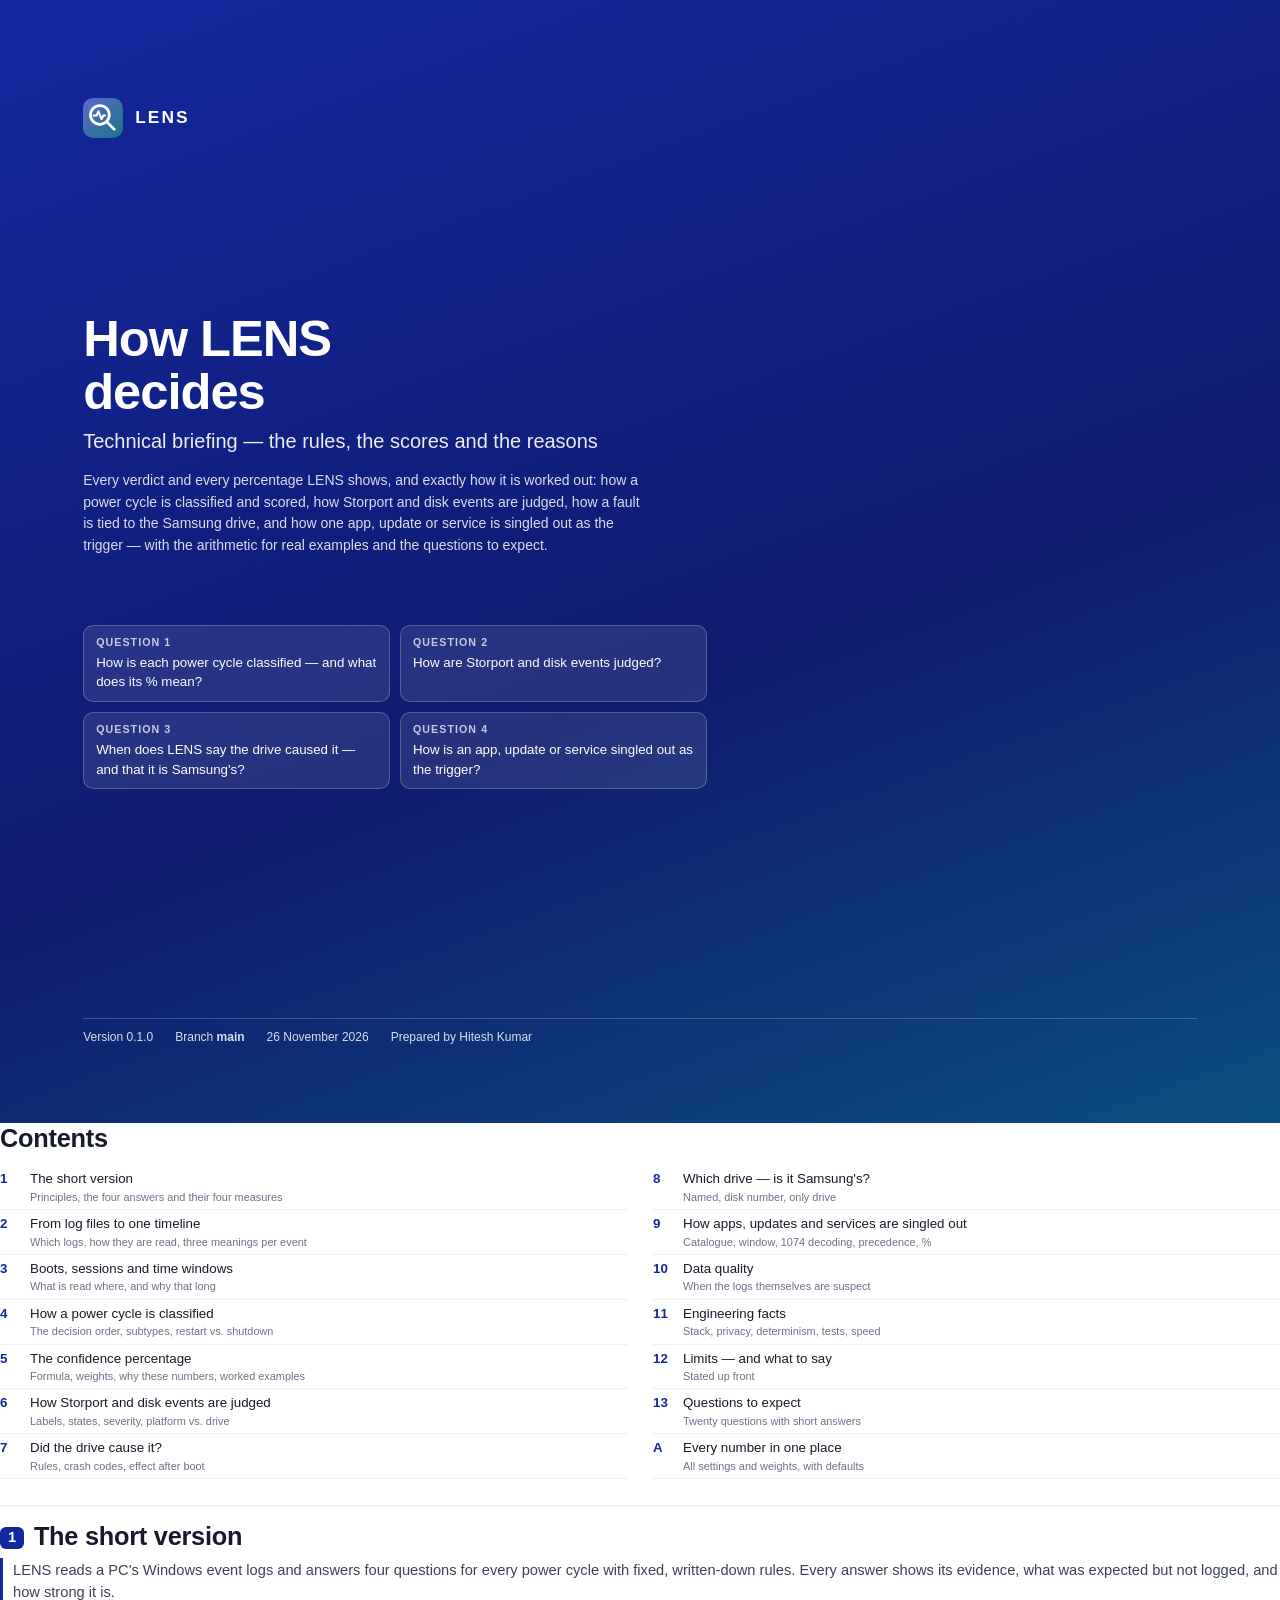
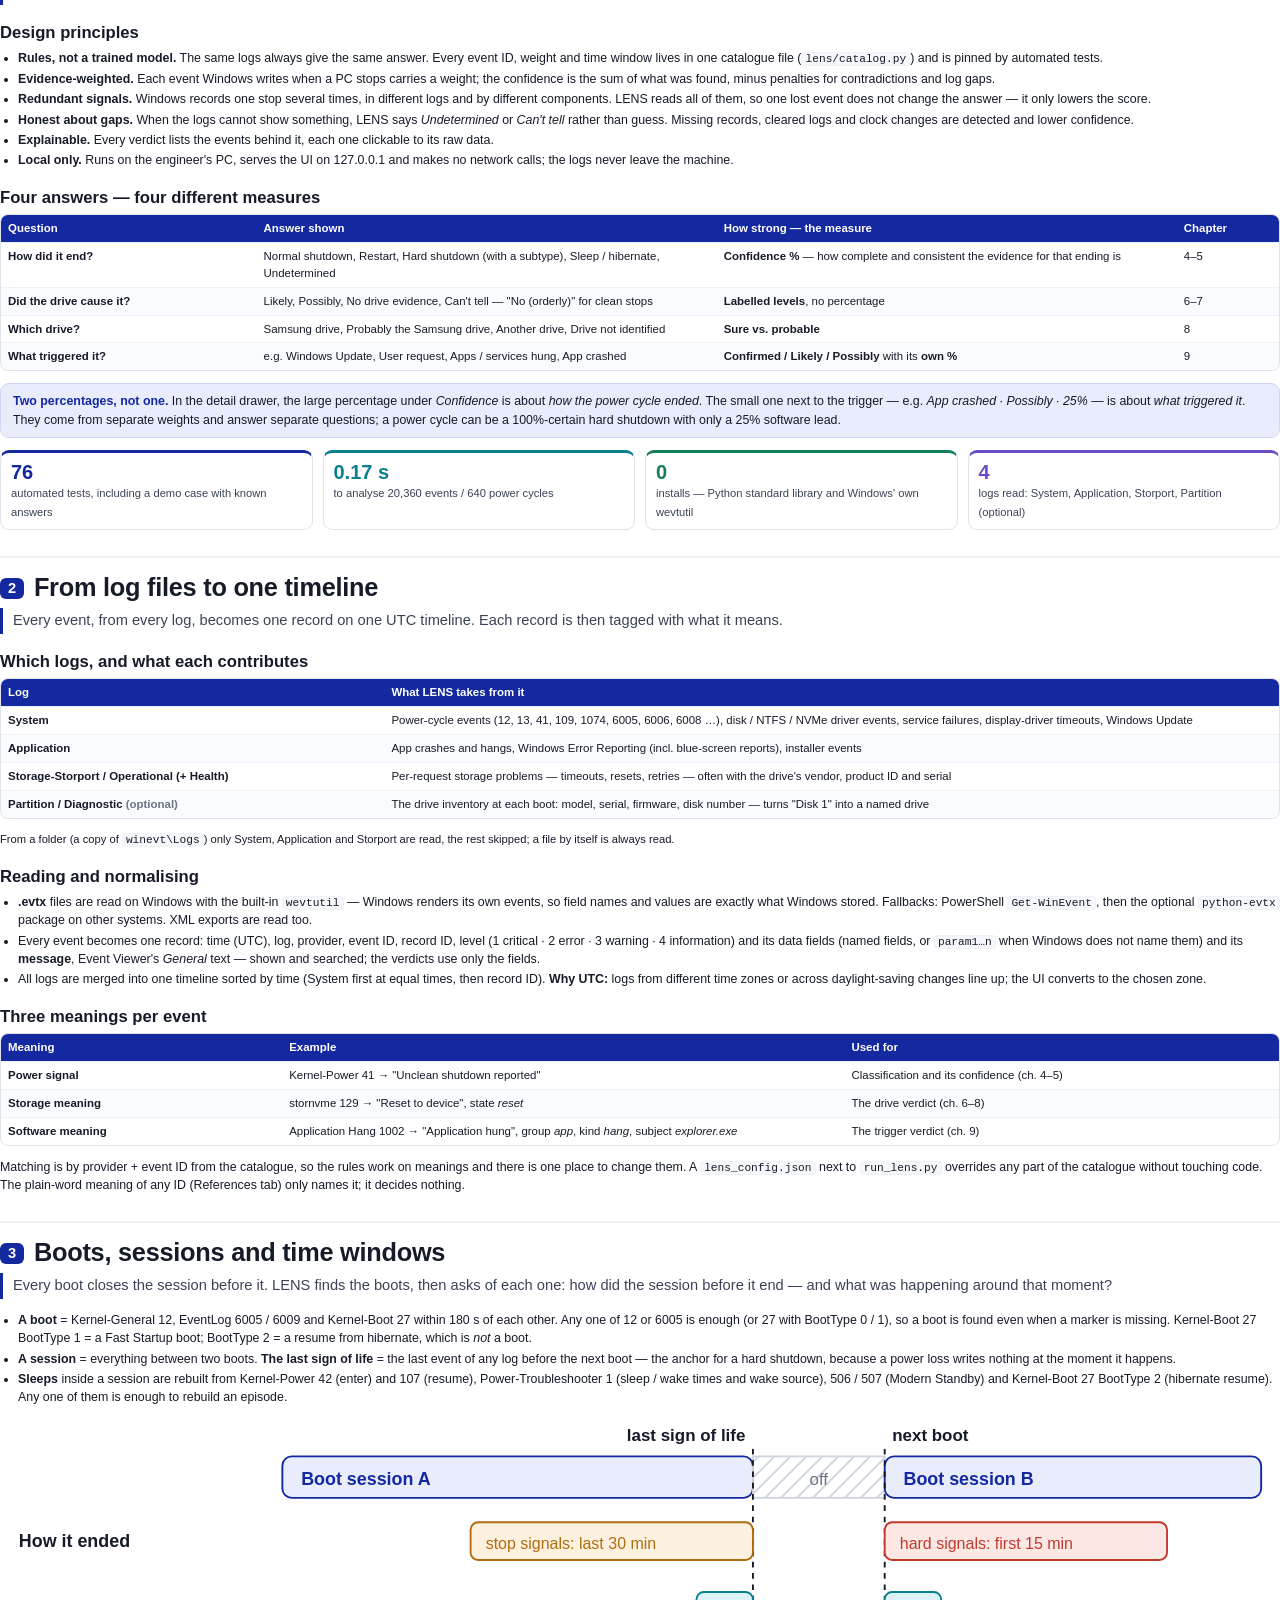
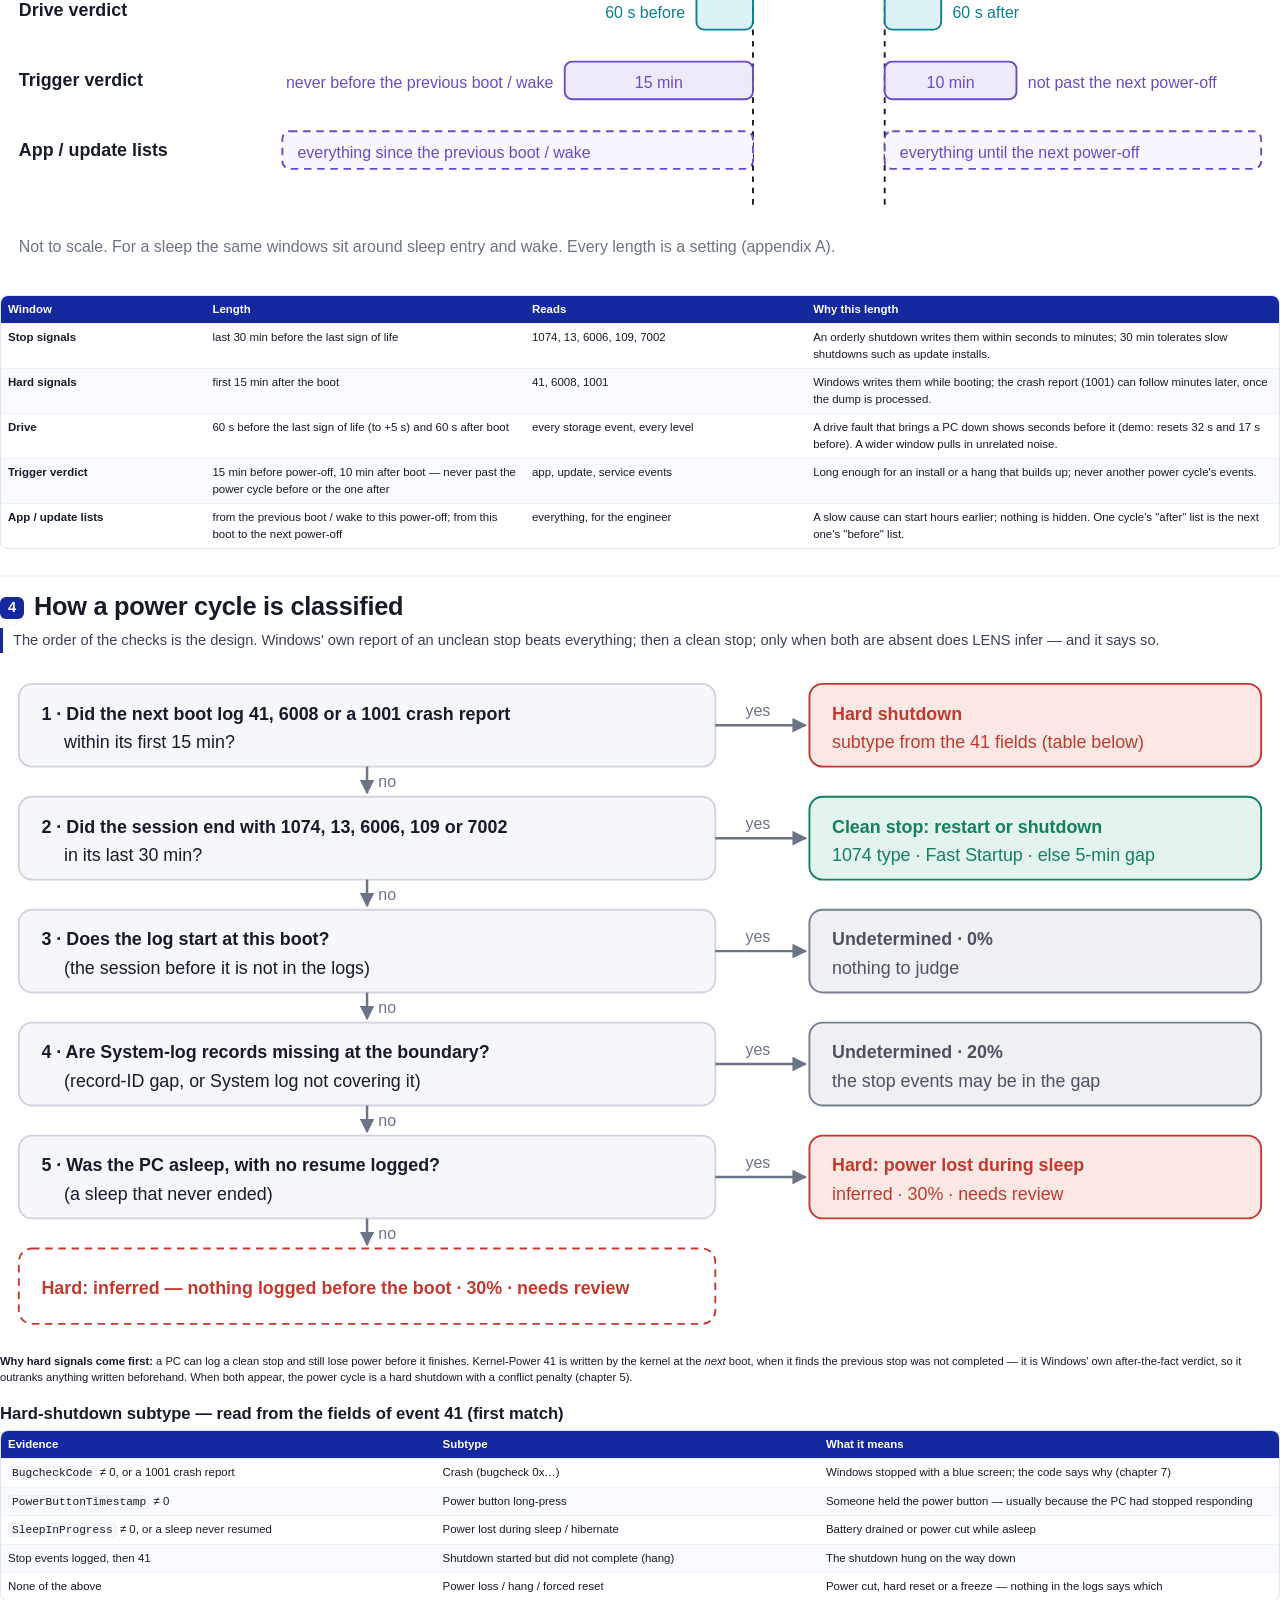
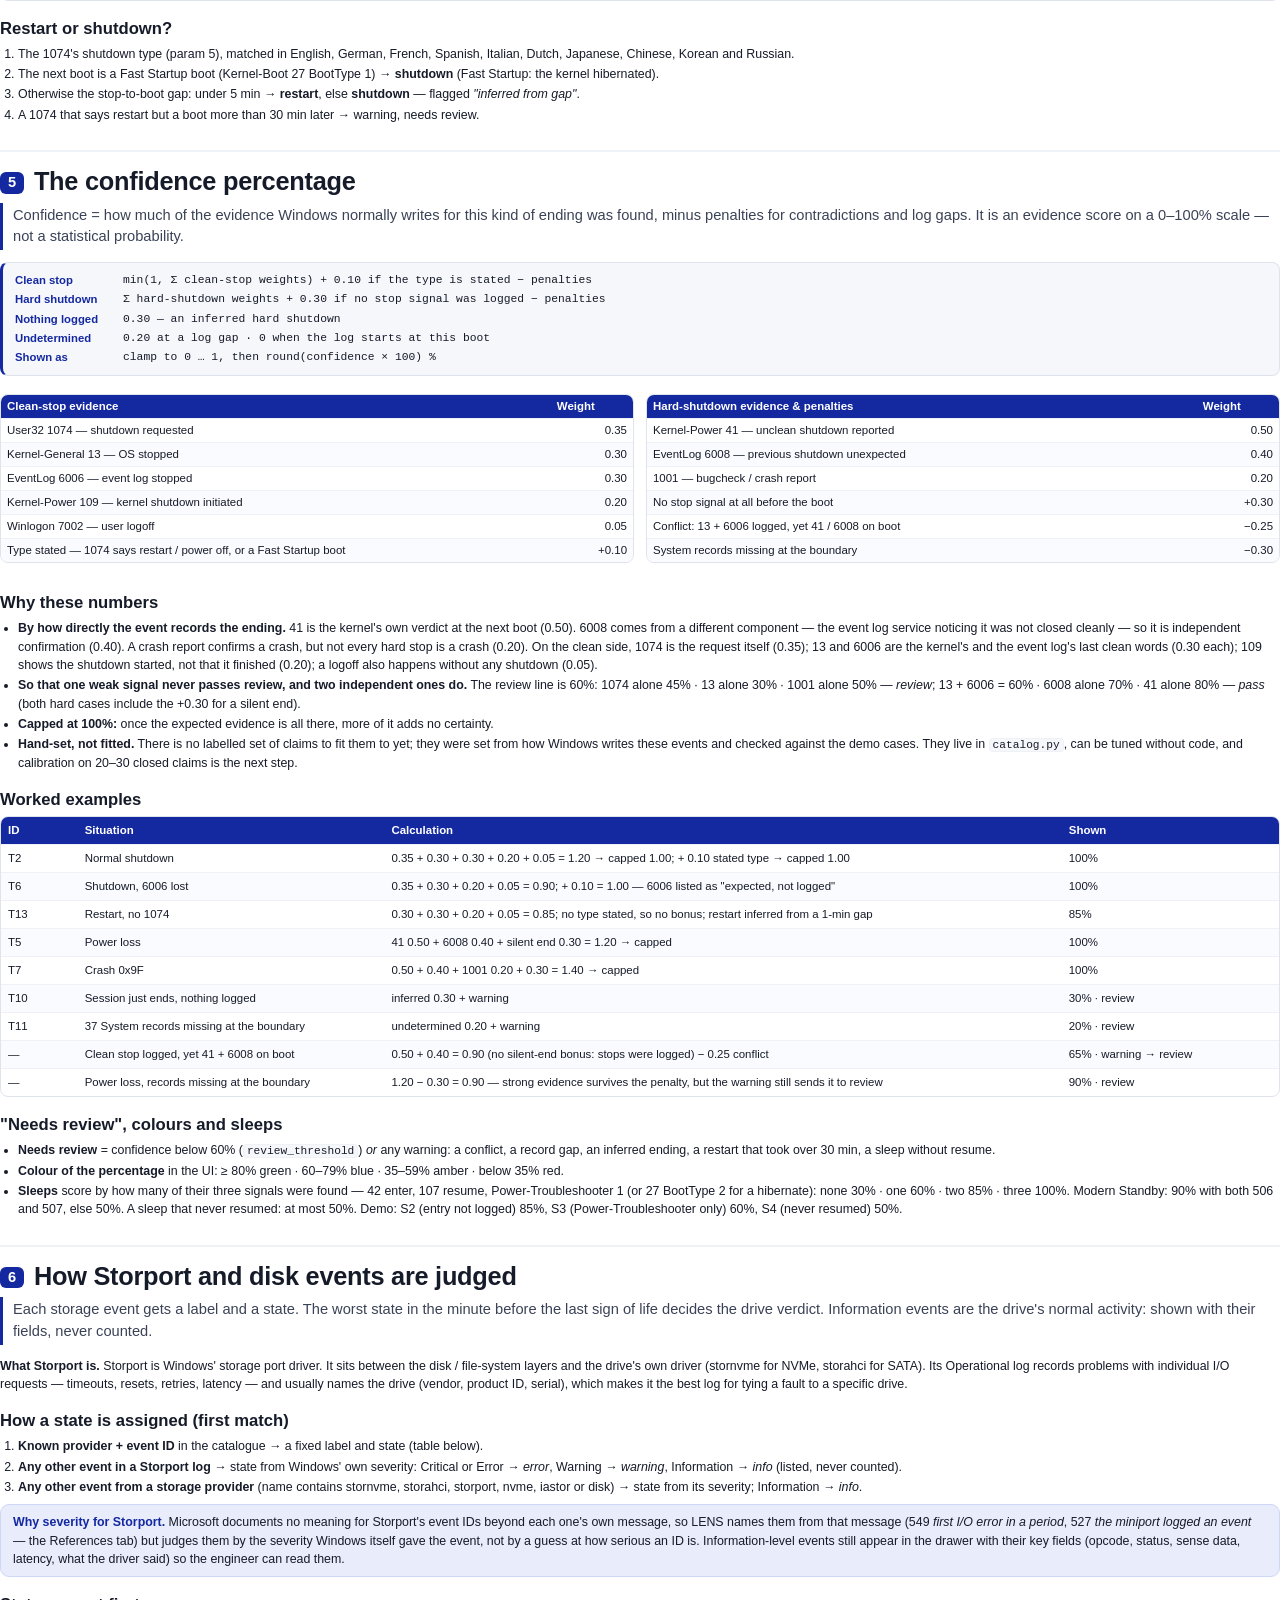
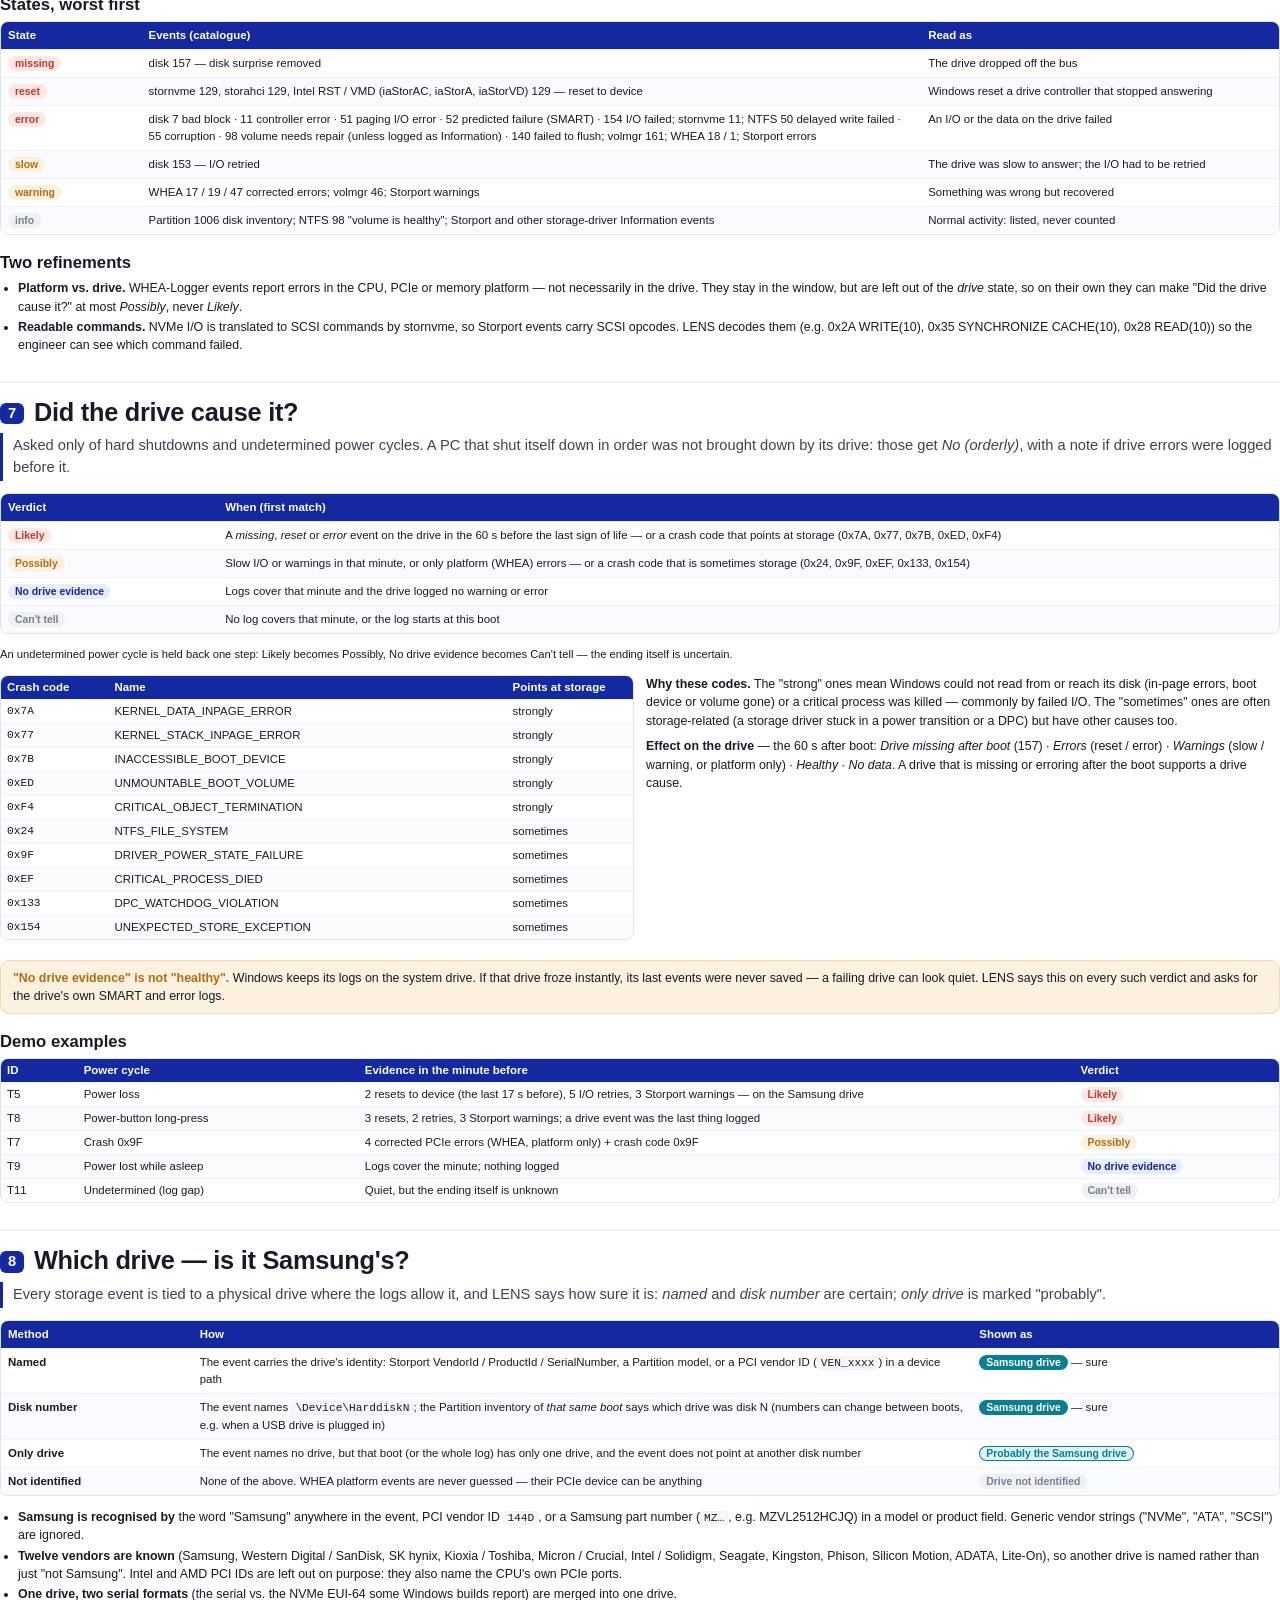
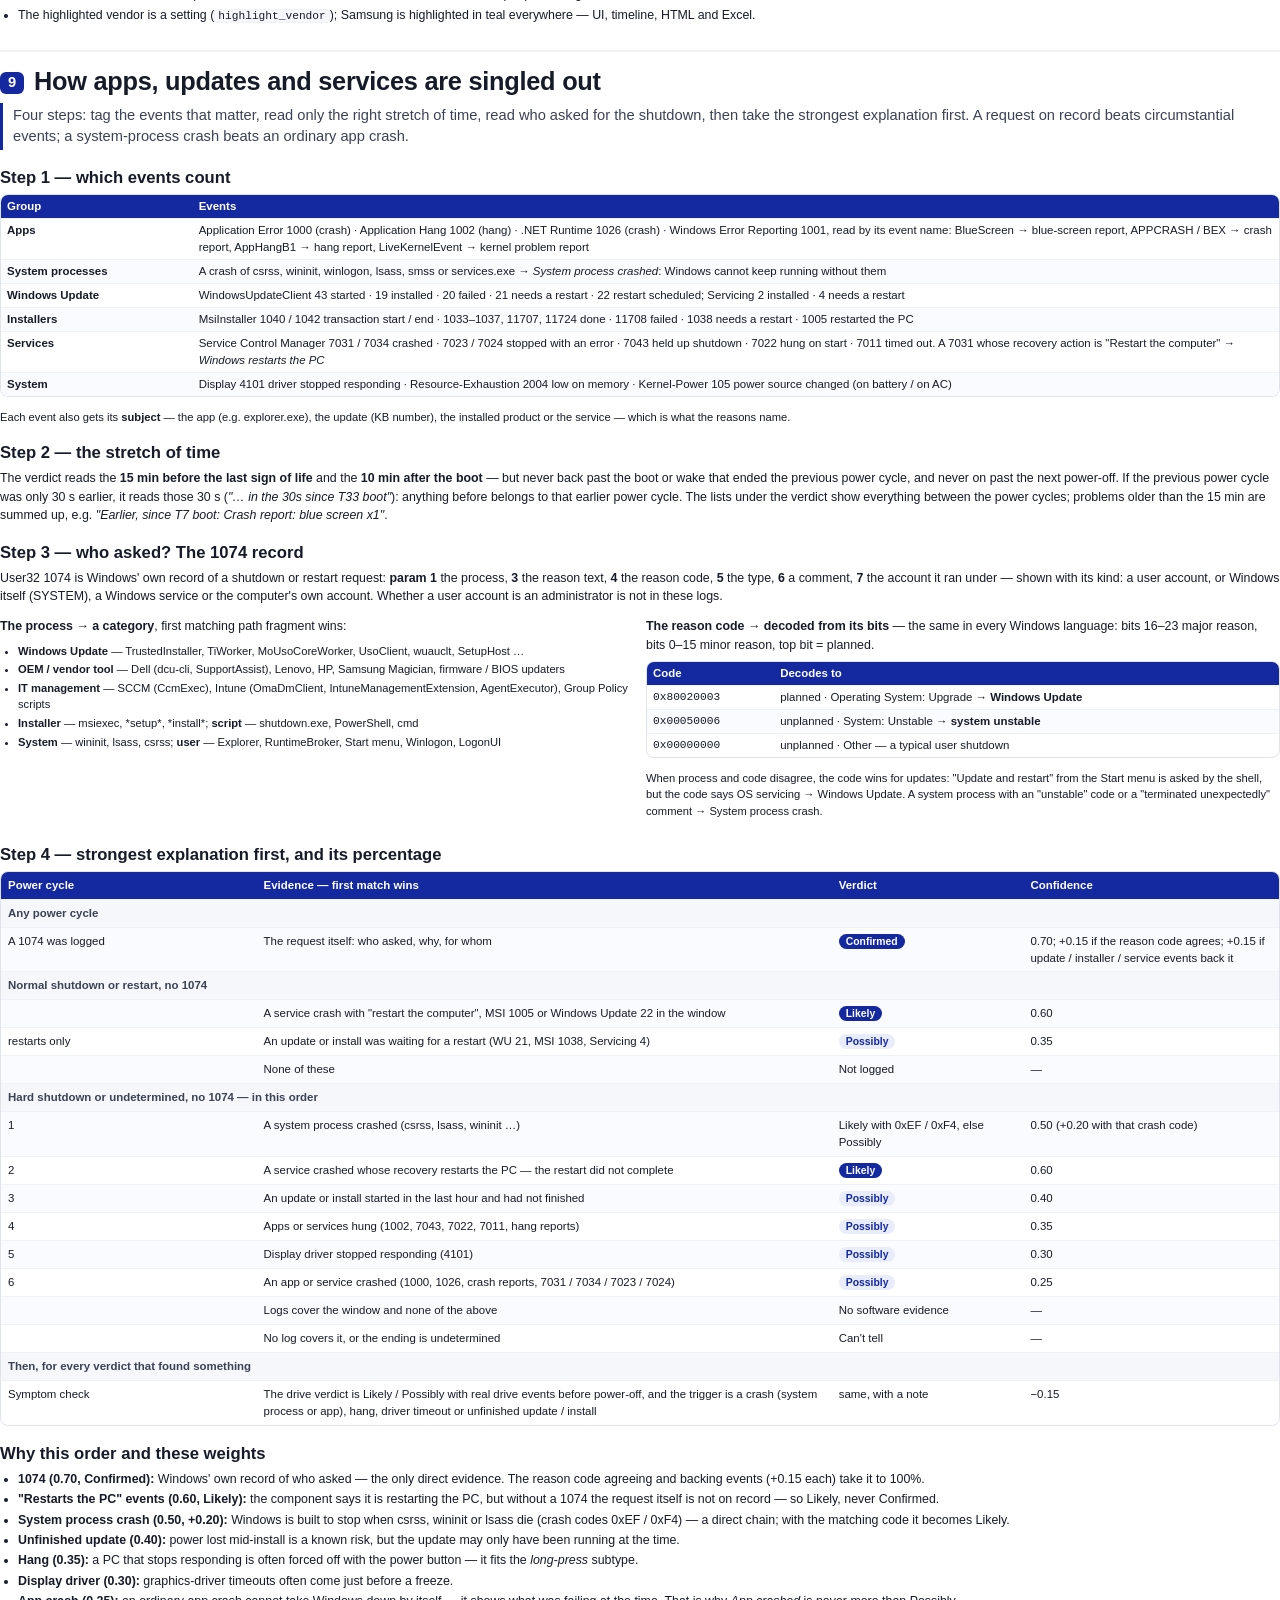
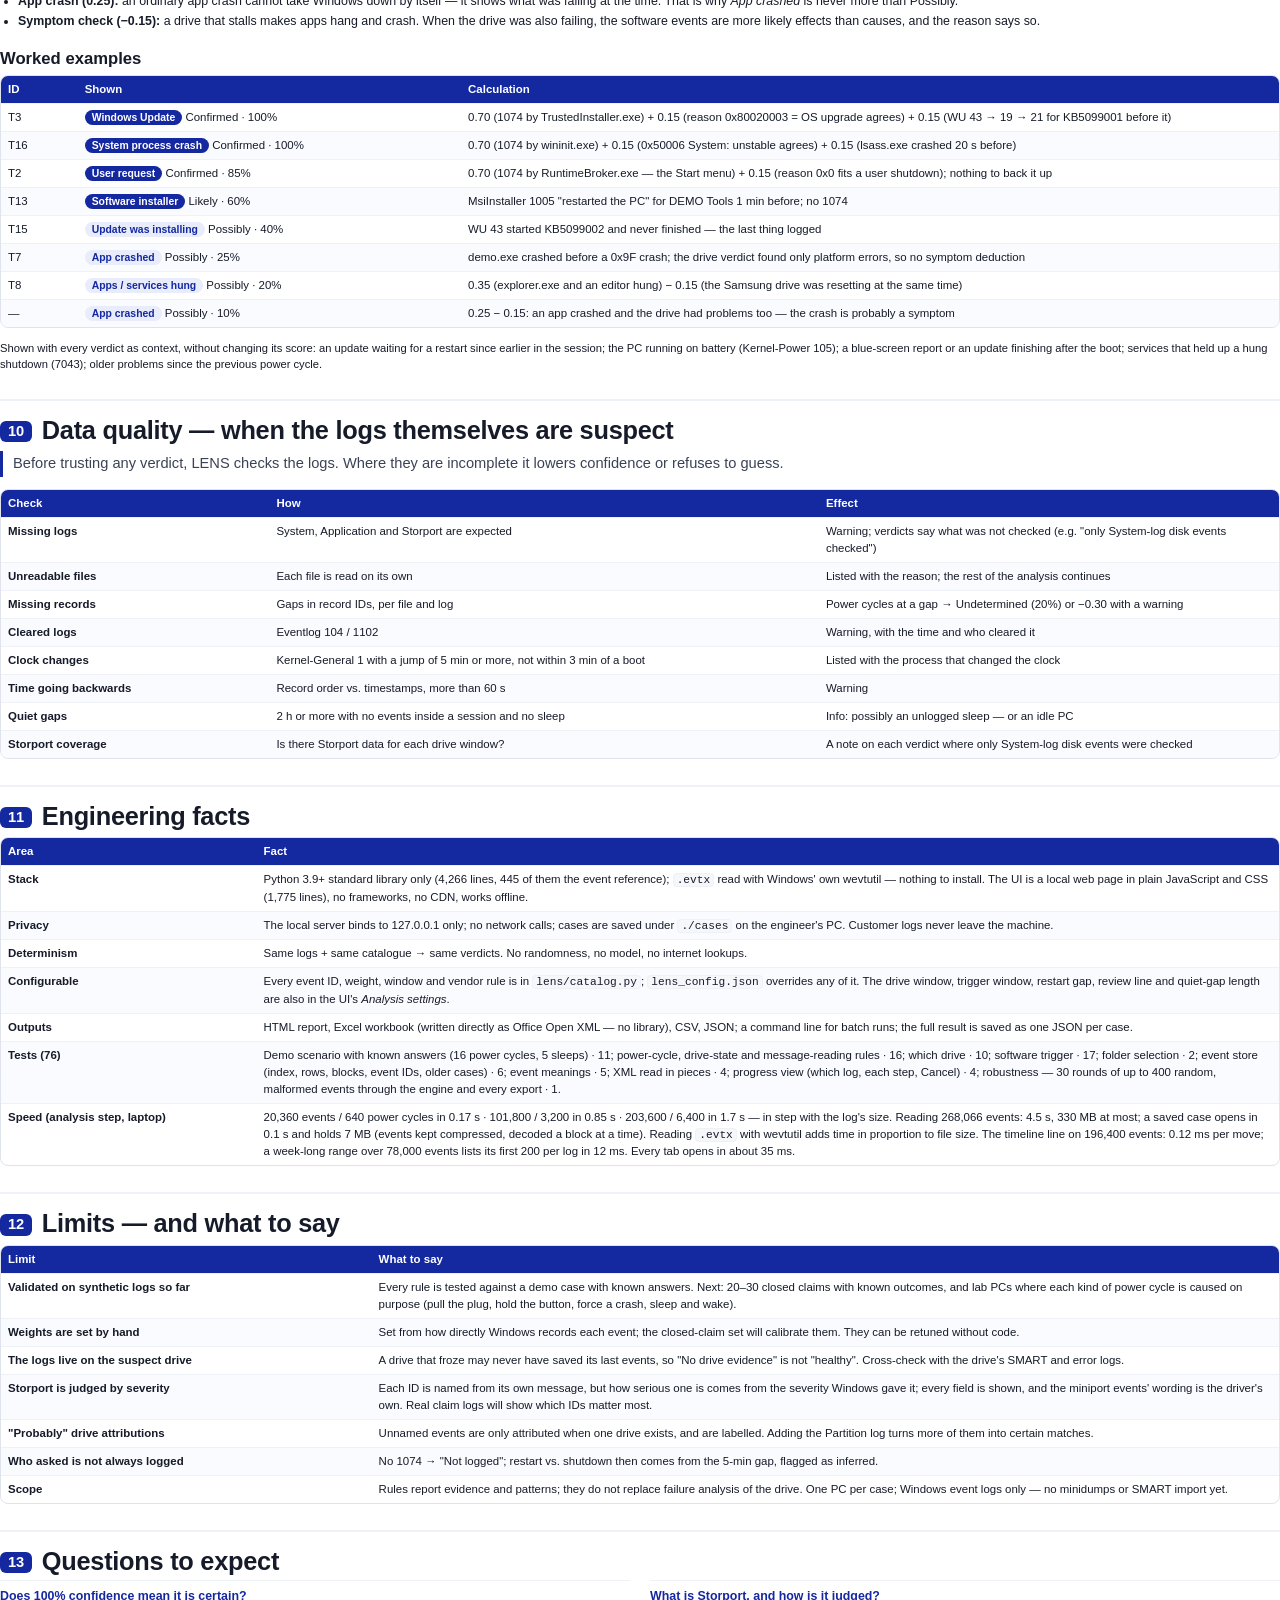
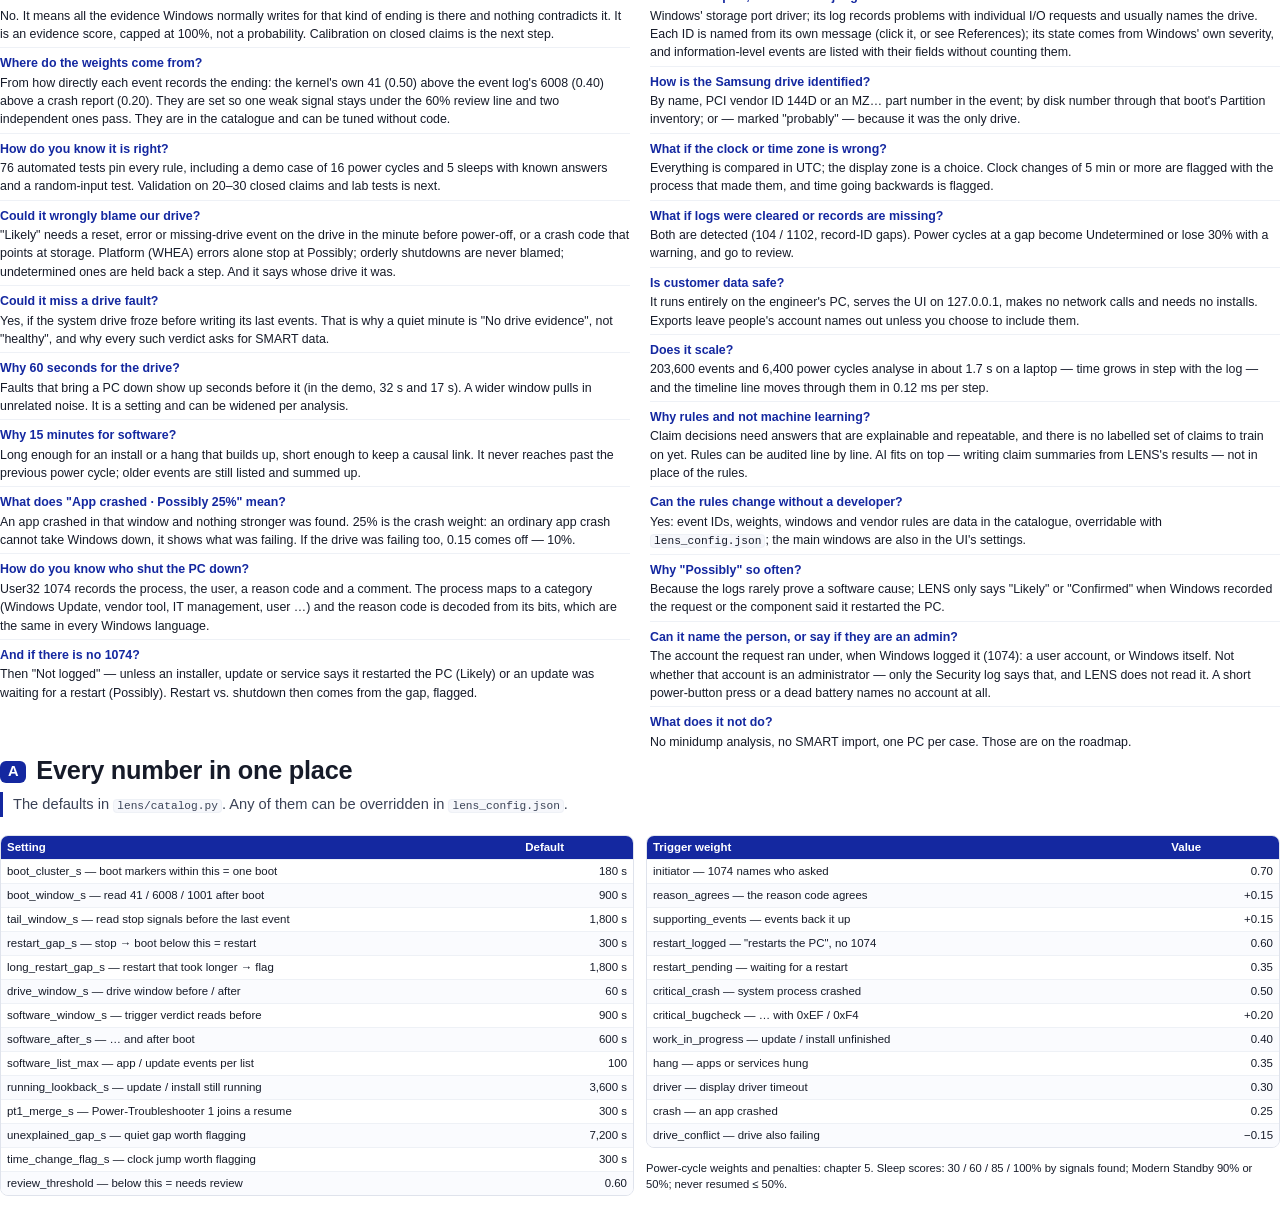
<file: docs/src/LENS-how-it-decides.html>
<!doctype html>
<!-- Source of docs/LENS-how-it-decides.pdf. Edit this file, then print it from the repository root with Chrome:
       chrome --headless=new --no-pdf-header-footer --generate-pdf-document-outline --virtual-time-budget=5000
              --print-to-pdf=docs/LENS-how-it-decides.pdf file:///<full path>/docs/src/LENS-how-it-decides.html
     (on macOS chrome is "/Applications/Google Chrome.app/Contents/MacOS/Google Chrome").
     Every number here comes from lens/catalog.py and lens/engine.py; the examples are the demo case ("Try demo data"). -->
<html lang="en">
<head>
<meta charset="utf-8">
<title>How LENS decides — technical briefing</title>
<style>
@page { size: A4; margin: 15mm 14mm 16mm 14mm;
  @bottom-left { content: "LENS · how it decides — technical briefing"; font: 7.5pt -apple-system, "Helvetica Neue", Arial, sans-serif; color: #8a91a3; }
  @bottom-right { content: counter(page) " / " counter(pages); font: 7.5pt -apple-system, "Helvetica Neue", Arial, sans-serif; color: #8a91a3; } }
@page :first { margin: 0; @bottom-left { content: none } @bottom-right { content: none } }
:root { --ink:#161b29; --ink2:#3a4256; --muted:#6b7387; --line:#dfe3ec; --line2:#eef1f6; --bg2:#f6f7fb;
  --accent:#1428a0; --accent-soft:#e8ecfb; --sam:#0a7f8f; --sam-soft:#dcf2f5; --ok:#14805a; --ok-soft:#e3f4ec;
  --warn:#b06d12; --warn-soft:#fcf1de; --bad:#c23a2e; --bad-soft:#fbe7e4; --purple:#6a4bc4; --purple-soft:#eee9fb;
  --grey:#77808f; --grey-soft:#eef0f3; }
* { box-sizing: border-box; }
html { -webkit-print-color-adjust: exact; print-color-adjust: exact; }
body { margin: 0; font: 9.3pt/1.48 -apple-system, "SF Pro Text", "Helvetica Neue", Arial, sans-serif; color: var(--ink); }
h1, h2, h3 { line-height: 1.2; color: var(--ink); }
h1 { font-size: 19pt; margin: 26px 0 4px; padding-top: 14px; border-top: 2px solid var(--line2); letter-spacing: -.01em; display: flex; align-items: baseline; gap: 10px; break-after: avoid; }
h1.pg { break-before: page; margin-top: 0; padding-top: 0; border-top: none; }
h1 .n { font-size: 11pt; color: #fff; background: var(--accent); border-radius: 6px; padding: 2px 8px; position: relative; top: -3px; }
h2 { font-size: 12.5pt; margin: 18px 0 6px; break-after: avoid; }
h3 { font-size: 10.5pt; margin: 12px 0 4px; break-after: avoid; }
p { margin: 5px 0 7px; }
ul, ol { margin: 4px 0 8px; padding-left: 18px; } li { margin: 2px 0; }
.lead { font-size: 11pt; color: var(--ink2); border-left: 3px solid var(--accent); padding: 2px 0 2px 10px; margin: 6px 0 12px; break-after: avoid; }
.muted { color: var(--muted); } .small { font-size: 8.4pt; }
code, .mono { font-family: "SF Mono", Menlo, Consolas, monospace; font-size: 8.4pt; }
code { background: var(--bg2); border: 1px solid var(--line2); border-radius: 4px; padding: 0 3px; }
table.t { width: 100%; border-collapse: separate; border-spacing: 0; margin: 6px 0 12px; font-size: 8.6pt; border: 1px solid var(--line); border-radius: 8px; overflow: hidden; }
table.t th { background: var(--accent); color: #fff; text-align: left; font-weight: 600; padding: 5px 7px; vertical-align: bottom; }
table.t td { padding: 5px 7px; border-top: 1px solid var(--line2); vertical-align: top; }
table.t tr { break-inside: avoid; }
table.t thead { display: table-header-group; }
table.t tr:nth-child(even) td { background: #fafbfe; }
table.t td.k { font-weight: 600; }
table.t td.n { text-align: right; font-variant-numeric: tabular-nums; white-space: nowrap; }
table.t.compact td, table.t.compact th { padding: 3px 6px; }
table.t tr.sub td { background: var(--bg2); font-weight: 600; color: var(--ink2); }
.chip { display: inline-block; padding: 0 7px; border-radius: 999px; font-size: 7.8pt; font-weight: 700; line-height: 15px; white-space: nowrap; }
.c-sam { background: var(--sam); color: #fff; } .c-samp { background: var(--sam-soft); color: var(--sam); box-shadow: inset 0 0 0 1px var(--sam); }
.c-other { background: var(--grey-soft); color: var(--ink2); } .c-nd { background: var(--grey-soft); color: var(--grey); }
.c-bad { background: var(--bad-soft); color: var(--bad); } .c-warn { background: var(--warn-soft); color: var(--warn); }
.c-ok { background: var(--ok-soft); color: var(--ok); } .c-acc { background: var(--accent-soft); color: var(--accent); }
.c-sw { background: var(--accent); color: #fff; }
.callout { border-radius: 9px; padding: 8px 12px; margin: 8px 0 12px; background: var(--accent-soft); border: 1px solid #cfd7f6; break-inside: avoid; }
.callout b:first-child { color: var(--accent); }
.callout.warn { background: var(--warn-soft); border-color: #f1d9ad; } .callout.warn b:first-child { color: var(--warn); }
.callout.sam { background: var(--sam-soft); border-color: #a9dde4; } .callout.sam b:first-child { color: var(--sam); }
.formula { font-family: "SF Mono", Menlo, Consolas, monospace; font-size: 8.5pt; line-height: 1.7; background: var(--bg2); border: 1px solid var(--line); border-left: 3px solid var(--accent); border-radius: 8px; padding: 8px 12px; margin: 6px 0 12px; break-inside: avoid; }
.formula b { color: var(--accent); font-family: -apple-system, "Helvetica Neue", Arial, sans-serif; }
.formula > div { display: grid; grid-template-columns: 100px 1fr; gap: 8px; }
.grid2 { display: grid; grid-template-columns: 1fr 1fr; gap: 12px; }
.grid4 { display: grid; grid-template-columns: repeat(4, 1fr); gap: 10px; margin: 8px 0 12px; }
.tile { border: 1px solid var(--line); border-radius: 9px; padding: 8px 10px; border-top: 3px solid var(--c, var(--accent)); break-inside: avoid; }
.tile b { display: block; font-size: 15pt; line-height: 1.15; color: var(--c, var(--accent)); }
.tile span { font-size: 8.4pt; color: var(--ink2); }
.qa { break-inside: avoid; border-top: 1px solid var(--line2); padding: 6px 0 4px; }
.qa .qq { font-weight: 700; color: var(--accent); display: block; margin-bottom: 1px; }
.qcols { columns: 2; column-gap: 20px; }
svg.dia { width: 100%; height: auto; display: block; margin: 6px 0 10px; break-inside: avoid; font-family: -apple-system, "Helvetica Neue", Arial, sans-serif; }
.toc { columns: 2; column-gap: 26px; font-size: 10pt; }
.toc a { color: var(--ink); text-decoration: none; display: flex; gap: 8px; padding: 4px 0; border-bottom: 1px dotted var(--line); break-inside: avoid; }
.toc a span:first-child { color: var(--accent); font-weight: 700; min-width: 22px; }
.toc a small { color: var(--muted); display: block; font-size: 8.2pt; }
.avoid { break-inside: avoid; }
/* cover */
.cover { height: 297mm; padding: 26mm 22mm 20mm; background: linear-gradient(160deg, #1428a0 0%, #0e1b6e 58%, #0a7f8f 140%); color: #fff; display: flex; flex-direction: column; }
.cover .logo { display: flex; gap: 12px; align-items: center; font-weight: 800; letter-spacing: .12em; font-size: 13pt; }
.cover .logo svg { width: 40px; height: 40px; }
.cover h0 { display: block; font-size: 38pt; font-weight: 800; letter-spacing: -.02em; margin-top: 46mm; line-height: 1.05; }
.cover .sub { font-size: 15pt; opacity: .92; margin-top: 8px; }
.cover .desc { font-size: 10.5pt; opacity: .85; max-width: 150mm; margin-top: 14px; line-height: 1.55; }
.cover .qs { display: grid; grid-template-columns: 1fr 1fr; gap: 10px; margin-top: 18mm; max-width: 165mm; }
.cover .qs div { background: rgba(255,255,255,.1); border: 1px solid rgba(255,255,255,.22); border-radius: 10px; padding: 9px 12px; font-size: 10pt; }
.cover .qs b { display: block; font-size: 8pt; letter-spacing: .1em; text-transform: uppercase; opacity: .75; margin-bottom: 2px; }
.cover .meta { margin-top: auto; font-size: 9pt; opacity: .85; display: flex; gap: 22px; flex-wrap: wrap; border-top: 1px solid rgba(255,255,255,.25); padding-top: 10px; }
</style>
</head>
<body>

<!-- ============================================================ COVER -->
<section class="cover">
  <div class="logo"><svg viewBox="0 0 32 32"><defs><linearGradient id="lensTile" x1="0" y1="0" x2="1" y2="1"><stop offset="0" stop-color="#5c6ad0"/><stop offset="1" stop-color="#187682"/></linearGradient></defs><rect width="32" height="32" rx="8" fill="url(#lensTile)"/><g fill="none" stroke="#fff" stroke-width="2.2" stroke-linecap="round" stroke-linejoin="round"><circle cx="13.5" cy="13.5" r="7.5"/><path d="M19 19l6 6"/><path d="M8.6 14h2.3l1.5-3.4 2.4 6.4 1.5-3h1.3" stroke-width="1.6"/></g></svg>LENS</div>
  <h0>How LENS<br>decides</h0>
  <div class="sub">Technical briefing — the rules, the scores and the reasons</div>
  <div class="desc">Every verdict and every percentage LENS shows, and exactly how it is worked out: how a power cycle is
    classified and scored, how Storport and disk events are judged, how a fault is tied to the Samsung drive, and how one
    app, update or service is singled out as the trigger — with the arithmetic for real examples and the questions to expect.</div>
  <div class="qs">
    <div><b>Question 1</b>How is each power cycle classified — and what does its % mean?</div>
    <div><b>Question 2</b>How are Storport and disk events judged?</div>
    <div><b>Question 3</b>When does LENS say the drive caused it — and that it is Samsung's?</div>
    <div><b>Question 4</b>How is an app, update or service singled out as the trigger?</div>
  </div>
  <div class="meta"><span>Version 0.1.0</span><span>Branch <b>main</b></span><span>26 November 2026</span><span>Prepared by Hitesh Kumar</span></div>
</section>

<!-- ============================================================ CONTENTS -->
<h1 id="contents" style="margin-top:0;padding-top:0;border-top:none">Contents</h1>
<div class="toc" style="margin-top:12px">
  <a href="#short"><span>1</span><div>The short version<small>Principles, the four answers and their four measures</small></div></a>
  <a href="#timeline"><span>2</span><div>From log files to one timeline<small>Which logs, how they are read, three meanings per event</small></div></a>
  <a href="#windows"><span>3</span><div>Boots, sessions and time windows<small>What is read where, and why that long</small></div></a>
  <a href="#classify"><span>4</span><div>How a power cycle is classified<small>The decision order, subtypes, restart vs. shutdown</small></div></a>
  <a href="#confidence"><span>5</span><div>The confidence percentage<small>Formula, weights, why these numbers, worked examples</small></div></a>
  <a href="#storport"><span>6</span><div>How Storport and disk events are judged<small>Labels, states, severity, platform vs. drive</small></div></a>
  <a href="#drive"><span>7</span><div>Did the drive cause it?<small>Rules, crash codes, effect after boot</small></div></a>
  <a href="#which"><span>8</span><div>Which drive — is it Samsung's?<small>Named, disk number, only drive</small></div></a>
  <a href="#software"><span>9</span><div>How apps, updates and services are singled out<small>Catalogue, window, 1074 decoding, precedence, %</small></div></a>
  <a href="#quality"><span>10</span><div>Data quality<small>When the logs themselves are suspect</small></div></a>
  <a href="#eng"><span>11</span><div>Engineering facts<small>Stack, privacy, determinism, tests, speed</small></div></a>
  <a href="#limits"><span>12</span><div>Limits — and what to say<small>Stated up front</small></div></a>
  <a href="#qa"><span>13</span><div>Questions to expect<small>Twenty questions with short answers</small></div></a>
  <a href="#numbers"><span>A</span><div>Every number in one place<small>All settings and weights, with defaults</small></div></a>
</div>

<!-- ============================================================ 1 SHORT -->
<h1 id="short"><span class="n">1</span>The short version</h1>
<div class="lead">LENS reads a PC's Windows event logs and answers four questions for every power cycle with fixed, written-down rules. Every answer shows its evidence, what was expected but not logged, and how strong it is.</div>
<h2>Design principles</h2>
<ul>
  <li><b>Rules, not a trained model.</b> The same logs always give the same answer. Every event ID, weight and time window lives in one catalogue file (<code>lens/catalog.py</code>) and is pinned by automated tests.</li>
  <li><b>Evidence-weighted.</b> Each event Windows writes when a PC stops carries a weight; the confidence is the sum of what was found, minus penalties for contradictions and log gaps.</li>
  <li><b>Redundant signals.</b> Windows records one stop several times, in different logs and by different components. LENS reads all of them, so one lost event does not change the answer — it only lowers the score.</li>
  <li><b>Honest about gaps.</b> When the logs cannot show something, LENS says <i>Undetermined</i> or <i>Can't tell</i> rather than guess. Missing records, cleared logs and clock changes are detected and lower confidence.</li>
  <li><b>Explainable.</b> Every verdict lists the events behind it, each one clickable to its raw data.</li>
  <li><b>Local only.</b> Runs on the engineer's PC, serves the UI on 127.0.0.1 and makes no network calls; the logs never leave the machine.</li>
</ul>
<h2>Four answers — four different measures</h2>
<table class="t">
  <thead><tr><th style="width:20%">Question</th><th style="width:36%">Answer shown</th><th>How strong — the measure</th><th style="width:8%">Chapter</th></tr></thead><tbody>
  <tr><td class="k">How did it end?</td><td>Normal shutdown, Restart, Hard shutdown (with a subtype), Sleep / hibernate, Undetermined</td><td><b>Confidence %</b> — how complete and consistent the evidence for that ending is</td><td>4–5</td></tr>
  <tr><td class="k">Did the drive cause it?</td><td>Likely, Possibly, No drive evidence, Can't tell — "No (orderly)" for clean stops</td><td><b>Labelled levels</b>, no percentage</td><td>6–7</td></tr>
  <tr><td class="k">Which drive?</td><td>Samsung drive, Probably the Samsung drive, Another drive, Drive not identified</td><td><b>Sure vs. probable</b></td><td>8</td></tr>
  <tr><td class="k">What triggered it?</td><td>e.g. Windows Update, User request, Apps / services hung, App crashed</td><td><b>Confirmed / Likely / Possibly</b> with its <b>own %</b></td><td>9</td></tr>
</tbody></table>
<div class="callout"><b>Two percentages, not one.</b> In the detail drawer, the large percentage under <i>Confidence</i> is about <i>how the power cycle ended</i>. The small one next to the trigger — e.g. <i>App crashed · Possibly · 25%</i> — is about <i>what triggered it</i>. They come from separate weights and answer separate questions; a power cycle can be a 100%-certain hard shutdown with only a 25% software lead.</div>
<div class="grid4">
  <div class="tile"><b>76</b><span>automated tests, including a demo case with known answers</span></div>
  <div class="tile" style="--c:var(--sam)"><b>0.17 s</b><span>to analyse 20,360 events / 640 power cycles</span></div>
  <div class="tile" style="--c:var(--ok)"><b>0</b><span>installs — Python standard library and Windows' own wevtutil</span></div>
  <div class="tile" style="--c:var(--purple)"><b>4</b><span>logs read: System, Application, Storport, Partition (optional)</span></div>
</div>

<!-- ============================================================ 2 TIMELINE -->
<h1 id="timeline"><span class="n">2</span>From log files to one timeline</h1>
<div class="lead">Every event, from every log, becomes one record on one UTC timeline. Each record is then tagged with what it means.</div>
<h2>Which logs, and what each contributes</h2>
<table class="t">
  <thead><tr><th style="width:30%">Log</th><th>What LENS takes from it</th></tr></thead><tbody>
  <tr><td class="k">System</td><td>Power-cycle events (12, 13, 41, 109, 1074, 6005, 6006, 6008 …), disk / NTFS / NVMe driver events, service failures, display-driver timeouts, Windows Update</td></tr>
  <tr><td class="k">Application</td><td>App crashes and hangs, Windows Error Reporting (incl. blue-screen reports), installer events</td></tr>
  <tr><td class="k">Storage-Storport / Operational (+ Health)</td><td>Per-request storage problems — timeouts, resets, retries — often with the drive's vendor, product ID and serial</td></tr>
  <tr><td class="k">Partition / Diagnostic <span class="muted">(optional)</span></td><td>The drive inventory at each boot: model, serial, firmware, disk number — turns "Disk 1" into a named drive</td></tr>
</tbody></table>
<p class="small">From a folder (a copy of <code>winevt\Logs</code>) only System, Application and Storport are read, the rest skipped; a file by itself is always read.</p>
<h2>Reading and normalising</h2>
<ul>
  <li><b>.evtx</b> files are read on Windows with the built-in <code>wevtutil</code> — Windows renders its own events, so field names and values are exactly what Windows stored. Fallbacks: PowerShell <code>Get-WinEvent</code>, then the optional <code>python-evtx</code> package on other systems. XML exports are read too.</li>
  <li>Every event becomes one record: time (UTC), log, provider, event ID, record ID, level (1 critical · 2 error · 3 warning · 4 information) and its data fields (named fields, or <code>param1…n</code> when Windows does not name them) and its <b>message</b>, Event Viewer's <i>General</i> text — shown and searched; the verdicts use only the fields.</li>
  <li>All logs are merged into one timeline sorted by time (System first at equal times, then record ID). <b>Why UTC:</b> logs from different time zones or across daylight-saving changes line up; the UI converts to the chosen zone.</li>
</ul>
<h2>Three meanings per event</h2>
<table class="t">
  <thead><tr><th style="width:22%">Meaning</th><th style="width:44%">Example</th><th>Used for</th></tr></thead><tbody>
  <tr><td class="k">Power signal</td><td>Kernel-Power 41 → "Unclean shutdown reported"</td><td>Classification and its confidence (ch. 4–5)</td></tr>
  <tr><td class="k">Storage meaning</td><td>stornvme 129 → "Reset to device", state <i>reset</i></td><td>The drive verdict (ch. 6–8)</td></tr>
  <tr><td class="k">Software meaning</td><td>Application Hang 1002 → "Application hung", group <i>app</i>, kind <i>hang</i>, subject <i>explorer.exe</i></td><td>The trigger verdict (ch. 9)</td></tr>
</tbody></table>
<p>Matching is by provider + event ID from the catalogue, so the rules work on meanings and there is one place to change them. A <code>lens_config.json</code> next to <code>run_lens.py</code> overrides any part of the catalogue without touching code. The plain-word meaning of any ID (References tab) only names it; it decides nothing.</p>

<!-- ============================================================ 3 WINDOWS -->
<h1 id="windows"><span class="n">3</span>Boots, sessions and time windows</h1>
<div class="lead">Every boot closes the session before it. LENS finds the boots, then asks of each one: how did the session before it end — and what was happening around that moment?</div>
<ul>
  <li><b>A boot</b> = Kernel-General 12, EventLog 6005 / 6009 and Kernel-Boot 27 within 180 s of each other. Any one of 12 or 6005 is enough (or 27 with BootType 0 / 1), so a boot is found even when a marker is missing. Kernel-Boot 27 BootType 1 = a Fast Startup boot; BootType 2 = a resume from hibernate, which is <i>not</i> a boot.</li>
  <li><b>A session</b> = everything between two boots. <b>The last sign of life</b> = the last event of any log before the next boot — the anchor for a hard shutdown, because a power loss writes nothing at the moment it happens.</li>
  <li><b>Sleeps</b> inside a session are rebuilt from Kernel-Power 42 (enter) and 107 (resume), Power-Troubleshooter 1 (sleep / wake times and wake source), 506 / 507 (Modern Standby) and Kernel-Boot 27 BootType 2 (hibernate resume). Any one of them is enough to rebuild an episode.</li>
</ul>
<svg class="dia" viewBox="0 0 680 250" role="img" aria-label="Time windows around one power cycle">
  <defs><pattern id="hatch" width="6" height="6" patternUnits="userSpaceOnUse" patternTransform="rotate(45)"><line x1="0" y1="0" x2="0" y2="6" stroke="#cfd4de" stroke-width="2"/></pattern></defs>
  <text x="396" y="14" font-size="9" fill="#161b29" text-anchor="end" font-weight="700">last sign of life</text>
  <text x="474" y="14" font-size="9" fill="#161b29" font-weight="700">next boot</text>
  <rect x="150" y="22" width="250" height="22" rx="5" fill="#e8ecfb" stroke="#1428a0"/>
  <text x="160" y="37" font-size="9.5" fill="#1428a0" font-weight="600">Boot session A</text>
  <rect x="400" y="22" width="70" height="22" fill="url(#hatch)" stroke="#cfd4de"/>
  <text x="435" y="37" font-size="9" fill="#6b7387" text-anchor="middle">off</text>
  <rect x="470" y="22" width="200" height="22" rx="5" fill="#e8ecfb" stroke="#1428a0"/>
  <text x="480" y="37" font-size="9.5" fill="#1428a0" font-weight="600">Boot session B</text>
  <line x1="400" y1="18" x2="400" y2="210" stroke="#161b29" stroke-dasharray="3 3"/>
  <line x1="470" y1="18" x2="470" y2="210" stroke="#161b29" stroke-dasharray="3 3"/>
  <text x="10" y="70" font-size="9.5" fill="#161b29" font-weight="700">How it ended</text>
  <rect x="250" y="57" width="150" height="20" rx="4" fill="#fcf1de" stroke="#b06d12"/>
  <text x="258" y="71" font-size="8.5" fill="#b06d12">stop signals: last 30 min</text>
  <rect x="470" y="57" width="150" height="20" rx="4" fill="#fbe7e4" stroke="#c23a2e"/>
  <text x="478" y="71" font-size="8.5" fill="#c23a2e">hard signals: first 15 min</text>
  <text x="10" y="107" font-size="9.5" fill="#161b29" font-weight="700">Drive verdict</text>
  <rect x="370" y="94" width="30" height="20" rx="4" fill="#dcf2f5" stroke="#0a7f8f"/>
  <text x="364" y="108" font-size="8.5" fill="#0a7f8f" text-anchor="end">60 s before</text>
  <rect x="470" y="94" width="30" height="20" rx="4" fill="#dcf2f5" stroke="#0a7f8f"/>
  <text x="506" y="108" font-size="8.5" fill="#0a7f8f">60 s after</text>
  <text x="10" y="144" font-size="9.5" fill="#161b29" font-weight="700">Trigger verdict</text>
  <rect x="300" y="131" width="100" height="20" rx="4" fill="#eee9fb" stroke="#6a4bc4"/>
  <text x="350" y="145" font-size="8.5" fill="#6a4bc4" text-anchor="middle">15 min</text>
  <text x="294" y="145" font-size="8.5" fill="#6a4bc4" text-anchor="end">never before the previous boot / wake</text>
  <rect x="470" y="131" width="70" height="20" rx="4" fill="#eee9fb" stroke="#6a4bc4"/>
  <text x="505" y="145" font-size="8.5" fill="#6a4bc4" text-anchor="middle">10 min</text>
  <text x="546" y="145" font-size="8.5" fill="#6a4bc4">not past the next power-off</text>
  <text x="10" y="181" font-size="9.5" fill="#161b29" font-weight="700">App / update lists</text>
  <rect x="150" y="168" width="250" height="20" rx="4" fill="#f8f6fe" stroke="#6a4bc4" stroke-dasharray="4 3"/>
  <text x="158" y="182" font-size="8.5" fill="#6a4bc4">everything since the previous boot / wake</text>
  <rect x="470" y="168" width="200" height="20" rx="4" fill="#f8f6fe" stroke="#6a4bc4" stroke-dasharray="4 3"/>
  <text x="478" y="182" font-size="8.5" fill="#6a4bc4">everything until the next power-off</text>
  <text x="10" y="232" font-size="8.5" fill="#6b7387">Not to scale. For a sleep the same windows sit around sleep entry and wake. Every length is a setting (appendix A).</text>
</svg>
<table class="t">
  <thead><tr><th style="width:16%">Window</th><th style="width:25%">Length</th><th style="width:22%">Reads</th><th>Why this length</th></tr></thead><tbody>
  <tr><td class="k">Stop signals</td><td>last 30 min before the last sign of life</td><td>1074, 13, 6006, 109, 7002</td><td>An orderly shutdown writes them within seconds to minutes; 30 min tolerates slow shutdowns such as update installs.</td></tr>
  <tr><td class="k">Hard signals</td><td>first 15 min after the boot</td><td>41, 6008, 1001</td><td>Windows writes them while booting; the crash report (1001) can follow minutes later, once the dump is processed.</td></tr>
  <tr><td class="k">Drive</td><td>60 s before the last sign of life (to +5 s) and 60 s after boot</td><td>every storage event, every level</td><td>A drive fault that brings a PC down shows seconds before it (demo: resets 32 s and 17 s before). A wider window pulls in unrelated noise.</td></tr>
  <tr><td class="k">Trigger verdict</td><td>15 min before power-off, 10 min after boot — never past the power cycle before or the one after</td><td>app, update, service events</td><td>Long enough for an install or a hang that builds up; never another power cycle's events.</td></tr>
  <tr><td class="k">App / update lists</td><td>from the previous boot / wake to this power-off; from this boot to the next power-off</td><td>everything, for the engineer</td><td>A slow cause can start hours earlier; nothing is hidden. One cycle's "after" list is the next one's "before" list.</td></tr>
</tbody></table>

<!-- ============================================================ 4 CLASSIFY -->
<h1 id="classify"><span class="n">4</span>How a power cycle is classified</h1>
<div class="lead">The order of the checks is the design. Windows' own report of an unclean stop beats everything; then a clean stop; only when both are absent does LENS infer — and it says so.</div>
<svg class="dia" viewBox="0 0 680 360" role="img" aria-label="Decision order for classifying a power cycle">
  <defs><marker id="ar" viewBox="0 0 10 10" refX="9" refY="5" markerWidth="6" markerHeight="6" orient="auto"><path d="M0 0L10 5L0 10z" fill="#6b7387"/></marker></defs>
  <g font-size="9.5" fill="#161b29">
    <rect x="10" y="10" width="370" height="44" rx="7" fill="#f6f7fb" stroke="#cfd4de"/>
    <text x="22" y="29" font-weight="700">1 · Did the next boot log 41, 6008 or a 1001 crash report</text><text x="34" y="44">within its first 15 min?</text>
    <rect x="430" y="10" width="240" height="44" rx="7" fill="#fbe7e4" stroke="#c23a2e"/>
    <text x="442" y="29" font-weight="700" fill="#c23a2e">Hard shutdown</text><text x="442" y="44" fill="#c23a2e">subtype from the 41 fields (table below)</text>
    <rect x="10" y="70" width="370" height="44" rx="7" fill="#f6f7fb" stroke="#cfd4de"/>
    <text x="22" y="89" font-weight="700">2 · Did the session end with 1074, 13, 6006, 109 or 7002</text><text x="34" y="104">in its last 30 min?</text>
    <rect x="430" y="70" width="240" height="44" rx="7" fill="#e3f4ec" stroke="#14805a"/>
    <text x="442" y="89" font-weight="700" fill="#14805a">Clean stop: restart or shutdown</text><text x="442" y="104" fill="#14805a">1074 type · Fast Startup · else 5-min gap</text>
    <rect x="10" y="130" width="370" height="44" rx="7" fill="#f6f7fb" stroke="#cfd4de"/>
    <text x="22" y="149" font-weight="700">3 · Does the log start at this boot?</text><text x="34" y="164">(the session before it is not in the logs)</text>
    <rect x="430" y="130" width="240" height="44" rx="7" fill="#eef0f3" stroke="#77808f"/>
    <text x="442" y="149" font-weight="700" fill="#4b5262">Undetermined · 0%</text><text x="442" y="164" fill="#4b5262">nothing to judge</text>
    <rect x="10" y="190" width="370" height="44" rx="7" fill="#f6f7fb" stroke="#cfd4de"/>
    <text x="22" y="209" font-weight="700">4 · Are System-log records missing at the boundary?</text><text x="34" y="224">(record-ID gap, or System log not covering it)</text>
    <rect x="430" y="190" width="240" height="44" rx="7" fill="#eef0f3" stroke="#77808f"/>
    <text x="442" y="209" font-weight="700" fill="#4b5262">Undetermined · 20%</text><text x="442" y="224" fill="#4b5262">the stop events may be in the gap</text>
    <rect x="10" y="250" width="370" height="44" rx="7" fill="#f6f7fb" stroke="#cfd4de"/>
    <text x="22" y="269" font-weight="700">5 · Was the PC asleep, with no resume logged?</text><text x="34" y="284">(a sleep that never ended)</text>
    <rect x="430" y="250" width="240" height="44" rx="7" fill="#fbe7e4" stroke="#c23a2e"/>
    <text x="442" y="269" font-weight="700" fill="#c23a2e">Hard: power lost during sleep</text><text x="442" y="284" fill="#c23a2e">inferred · 30% · needs review</text>
    <rect x="10" y="310" width="370" height="40" rx="7" fill="#fff" stroke="#c23a2e" stroke-dasharray="4 3"/>
    <text x="22" y="334" font-weight="700" fill="#c23a2e">Hard: inferred — nothing logged before the boot · 30% · needs review</text>
  </g>
  <g stroke="#6b7387" stroke-width="1.3" marker-end="url(#ar)">
    <line x1="380" y1="32" x2="428" y2="32"/><line x1="380" y1="92" x2="428" y2="92"/><line x1="380" y1="152" x2="428" y2="152"/>
    <line x1="380" y1="212" x2="428" y2="212"/><line x1="380" y1="272" x2="428" y2="272"/>
    <line x1="195" y1="54" x2="195" y2="68"/><line x1="195" y1="114" x2="195" y2="128"/><line x1="195" y1="174" x2="195" y2="188"/>
    <line x1="195" y1="234" x2="195" y2="248"/><line x1="195" y1="294" x2="195" y2="308"/>
  </g>
  <g font-size="8.5" fill="#6b7387">
    <text x="396" y="27">yes</text><text x="396" y="87">yes</text><text x="396" y="147">yes</text><text x="396" y="207">yes</text><text x="396" y="267">yes</text>
    <text x="201" y="65">no</text><text x="201" y="125">no</text><text x="201" y="185">no</text><text x="201" y="245">no</text><text x="201" y="305">no</text>
  </g>
</svg>
<p class="small"><b>Why hard signals come first:</b> a PC can log a clean stop and still lose power before it finishes. Kernel-Power 41 is written by the kernel at the <i>next</i> boot, when it finds the previous stop was not completed — it is Windows' own after-the-fact verdict, so it outranks anything written beforehand. When both appear, the power cycle is a hard shutdown with a conflict penalty (chapter 5).</p>
<h2>Hard-shutdown subtype — read from the fields of event 41 (first match)</h2>
<table class="t">
  <thead><tr><th style="width:34%">Evidence</th><th style="width:30%">Subtype</th><th>What it means</th></tr></thead><tbody>
  <tr><td><code>BugcheckCode</code> ≠ 0, or a 1001 crash report</td><td>Crash (bugcheck 0x…)</td><td>Windows stopped with a blue screen; the code says why (chapter 7)</td></tr>
  <tr><td><code>PowerButtonTimestamp</code> ≠ 0</td><td>Power button long-press</td><td>Someone held the power button — usually because the PC had stopped responding</td></tr>
  <tr><td><code>SleepInProgress</code> ≠ 0, or a sleep never resumed</td><td>Power lost during sleep / hibernate</td><td>Battery drained or power cut while asleep</td></tr>
  <tr><td>Stop events logged, then 41</td><td>Shutdown started but did not complete (hang)</td><td>The shutdown hung on the way down</td></tr>
  <tr><td>None of the above</td><td>Power loss / hang / forced reset</td><td>Power cut, hard reset or a freeze — nothing in the logs says which</td></tr>
</tbody></table>
<h2>Restart or shutdown?</h2>
<ol>
  <li>The 1074's shutdown type (param 5), matched in English, German, French, Spanish, Italian, Dutch, Japanese, Chinese, Korean and Russian.</li>
  <li>The next boot is a Fast Startup boot (Kernel-Boot 27 BootType 1) → <b>shutdown</b> (Fast Startup: the kernel hibernated).</li>
  <li>Otherwise the stop-to-boot gap: under 5 min → <b>restart</b>, else <b>shutdown</b> — flagged <i>"inferred from gap"</i>.</li>
  <li>A 1074 that says restart but a boot more than 30 min later → warning, needs review.</li>
</ol>

<!-- ============================================================ 5 CONFIDENCE -->
<h1 id="confidence"><span class="n">5</span>The confidence percentage</h1>
<div class="lead">Confidence = how much of the evidence Windows normally writes for this kind of ending was found, minus penalties for contradictions and log gaps. It is an evidence score on a 0–100% scale — not a statistical probability.</div>
<div class="formula">
<div><b>Clean stop</b><span>min(1, Σ clean-stop weights) + 0.10 if the type is stated − penalties</span></div>
<div><b>Hard shutdown</b><span>Σ hard-shutdown weights + 0.30 if no stop signal was logged − penalties</span></div>
<div><b>Nothing logged</b><span>0.30 — an inferred hard shutdown</span></div>
<div><b>Undetermined</b><span>0.20 at a log gap · 0 when the log starts at this boot</span></div>
<div><b>Shown as</b><span>clamp to 0 … 1, then round(confidence × 100) %</span></div>
</div>
<div class="grid2">
<table class="t compact">
  <thead><tr><th>Clean-stop evidence</th><th style="width:13%">Weight</th></tr></thead><tbody>
  <tr><td>User32 1074 — shutdown requested</td><td class="n">0.35</td></tr>
  <tr><td>Kernel-General 13 — OS stopped</td><td class="n">0.30</td></tr>
  <tr><td>EventLog 6006 — event log stopped</td><td class="n">0.30</td></tr>
  <tr><td>Kernel-Power 109 — kernel shutdown initiated</td><td class="n">0.20</td></tr>
  <tr><td>Winlogon 7002 — user logoff</td><td class="n">0.05</td></tr>
  <tr><td>Type stated — 1074 says restart / power off, or a Fast Startup boot</td><td class="n">+0.10</td></tr>
</tbody></table>
<table class="t compact">
  <thead><tr><th>Hard-shutdown evidence &amp; penalties</th><th style="width:13%">Weight</th></tr></thead><tbody>
  <tr><td>Kernel-Power 41 — unclean shutdown reported</td><td class="n">0.50</td></tr>
  <tr><td>EventLog 6008 — previous shutdown unexpected</td><td class="n">0.40</td></tr>
  <tr><td>1001 — bugcheck / crash report</td><td class="n">0.20</td></tr>
  <tr><td>No stop signal at all before the boot</td><td class="n">+0.30</td></tr>
  <tr><td>Conflict: 13 + 6006 logged, yet 41 / 6008 on boot</td><td class="n">−0.25</td></tr>
  <tr><td>System records missing at the boundary</td><td class="n">−0.30</td></tr>
</tbody></table>
</div>
<h2>Why these numbers</h2>
<ul>
  <li><b>By how directly the event records the ending.</b> 41 is the kernel's own verdict at the next boot (0.50). 6008 comes from a different component — the event log service noticing it was not closed cleanly — so it is independent confirmation (0.40). A crash report confirms a crash, but not every hard stop is a crash (0.20). On the clean side, 1074 is the request itself (0.35); 13 and 6006 are the kernel's and the event log's last clean words (0.30 each); 109 shows the shutdown started, not that it finished (0.20); a logoff also happens without any shutdown (0.05).</li>
  <li><b>So that one weak signal never passes review, and two independent ones do.</b> The review line is 60%:
    1074 alone 45% · 13 alone 30% · 1001 alone 50% — <i>review</i>; 13 + 6006 = 60% · 6008 alone 70% · 41 alone 80% — <i>pass</i> (both hard cases include the +0.30 for a silent end).</li>
  <li><b>Capped at 100%:</b> once the expected evidence is all there, more of it adds no certainty.</li>
  <li><b>Hand-set, not fitted.</b> There is no labelled set of claims to fit them to yet; they were set from how Windows writes these events and checked against the demo cases. They live in <code>catalog.py</code>, can be tuned without code, and calibration on 20–30 closed claims is the next step.</li>
</ul>
<h2>Worked examples</h2>
<table class="t">
  <thead><tr><th style="width:6%">ID</th><th style="width:24%">Situation</th><th>Calculation</th><th style="width:17%">Shown</th></tr></thead><tbody>
  <tr><td>T2</td><td>Normal shutdown</td><td>0.35 + 0.30 + 0.30 + 0.20 + 0.05 = 1.20 → capped 1.00; + 0.10 stated type → capped 1.00</td><td>100%</td></tr>
  <tr><td>T6</td><td>Shutdown, 6006 lost</td><td>0.35 + 0.30 + 0.20 + 0.05 = 0.90; + 0.10 = 1.00 — 6006 listed as "expected, not logged"</td><td>100%</td></tr>
  <tr><td>T13</td><td>Restart, no 1074</td><td>0.30 + 0.30 + 0.20 + 0.05 = 0.85; no type stated, so no bonus; restart inferred from a 1-min gap</td><td>85%</td></tr>
  <tr><td>T5</td><td>Power loss</td><td>41 0.50 + 6008 0.40 + silent end 0.30 = 1.20 → capped</td><td>100%</td></tr>
  <tr><td>T7</td><td>Crash 0x9F</td><td>0.50 + 0.40 + 1001 0.20 + 0.30 = 1.40 → capped</td><td>100%</td></tr>
  <tr><td>T10</td><td>Session just ends, nothing logged</td><td>inferred 0.30 + warning</td><td>30% · review</td></tr>
  <tr><td>T11</td><td>37 System records missing at the boundary</td><td>undetermined 0.20 + warning</td><td>20% · review</td></tr>
  <tr><td>—</td><td>Clean stop logged, yet 41 + 6008 on boot</td><td>0.50 + 0.40 = 0.90 (no silent-end bonus: stops were logged) − 0.25 conflict</td><td>65% · warning → review</td></tr>
  <tr><td>—</td><td>Power loss, records missing at the boundary</td><td>1.20 − 0.30 = 0.90 — strong evidence survives the penalty, but the warning still sends it to review</td><td>90% · review</td></tr>
</tbody></table>
<h2>"Needs review", colours and sleeps</h2>
<ul>
  <li><b>Needs review</b> = confidence below 60% (<code>review_threshold</code>) <i>or</i> any warning: a conflict, a record gap, an inferred ending, a restart that took over 30 min, a sleep without resume.</li>
  <li><b>Colour of the percentage</b> in the UI: ≥ 80% green · 60–79% blue · 35–59% amber · below 35% red.</li>
  <li><b>Sleeps</b> score by how many of their three signals were found — 42 enter, 107 resume, Power-Troubleshooter 1 (or 27 BootType 2 for a hibernate): none 30% · one 60% · two 85% · three 100%. Modern Standby: 90% with both 506 and 507, else 50%. A sleep that never resumed: at most 50%. Demo: S2 (entry not logged) 85%, S3 (Power-Troubleshooter only) 60%, S4 (never resumed) 50%.</li>
</ul>

<!-- ============================================================ 6 STORPORT -->
<h1 id="storport"><span class="n">6</span>How Storport and disk events are judged</h1>
<div class="lead">Each storage event gets a label and a state. The worst state in the minute before the last sign of life decides the drive verdict. Information events are the drive's normal activity: shown with their fields, never counted.</div>
<p><b>What Storport is.</b> Storport is Windows' storage port driver. It sits between the disk / file-system layers and the drive's own driver (stornvme for NVMe, storahci for SATA). Its Operational log records problems with individual I/O requests — timeouts, resets, retries, latency — and usually names the drive (vendor, product ID, serial), which makes it the best log for tying a fault to a specific drive.</p>
<h2>How a state is assigned (first match)</h2>
<ol>
  <li><b>Known provider + event ID</b> in the catalogue → a fixed label and state (table below).</li>
  <li><b>Any other event in a Storport log</b> → state from Windows' own severity: Critical or Error → <i>error</i>, Warning → <i>warning</i>, Information → <i>info</i> (listed, never counted).</li>
  <li><b>Any other event from a storage provider</b> (name contains stornvme, storahci, storport, nvme, iastor or disk) → state from its severity; Information → <i>info</i>.</li>
</ol>
<div class="callout"><b>Why severity for Storport.</b> Microsoft documents no meaning for Storport's event IDs beyond each one's own message, so LENS names them from that message (549 <i>first I/O error in a period</i>, 527 <i>the miniport logged an event</i> — the References tab) but judges them by the severity Windows itself gave the event, not by a guess at how serious an ID is. Information-level events still appear in the drawer with their key fields (opcode, status, sense data, latency, what the driver said) so the engineer can read them.</div>
<h2>States, worst first</h2>
<table class="t">
  <thead><tr><th style="width:11%">State</th><th>Events (catalogue)</th><th style="width:28%">Read as</th></tr></thead><tbody>
  <tr><td><span class="chip c-bad">missing</span></td><td>disk 157 — disk surprise removed</td><td>The drive dropped off the bus</td></tr>
  <tr><td><span class="chip c-bad">reset</span></td><td>stornvme 129, storahci 129, Intel RST / VMD (iaStorAC, iaStorA, iaStorVD) 129 — reset to device</td><td>Windows reset a drive controller that stopped answering</td></tr>
  <tr><td><span class="chip c-bad">error</span></td><td>disk 7 bad block · 11 controller error · 51 paging I/O error · 52 predicted failure (SMART) · 154 I/O failed; stornvme 11; NTFS 50 delayed write failed · 55 corruption · 98 volume needs repair (unless logged as Information) · 140 failed to flush; volmgr 161; WHEA 18 / 1; Storport errors</td><td>An I/O or the data on the drive failed</td></tr>
  <tr><td><span class="chip c-warn">slow</span></td><td>disk 153 — I/O retried</td><td>The drive was slow to answer; the I/O had to be retried</td></tr>
  <tr><td><span class="chip c-warn">warning</span></td><td>WHEA 17 / 19 / 47 corrected errors; volmgr 46; Storport warnings</td><td>Something was wrong but recovered</td></tr>
  <tr><td><span class="chip c-nd">info</span></td><td>Partition 1006 disk inventory; NTFS 98 "volume is healthy"; Storport and other storage-driver Information events</td><td>Normal activity: listed, never counted</td></tr>
</tbody></table>
<h2>Two refinements</h2>
<ul>
  <li><b>Platform vs. drive.</b> WHEA-Logger events report errors in the CPU, PCIe or memory platform — not necessarily in the drive. They stay in the window, but are left out of the <i>drive</i> state, so on their own they can make "Did the drive cause it?" at most <i>Possibly</i>, never <i>Likely</i>.</li>
  <li><b>Readable commands.</b> NVMe I/O is translated to SCSI commands by stornvme, so Storport events carry SCSI opcodes. LENS decodes them (e.g. 0x2A WRITE(10), 0x35 SYNCHRONIZE CACHE(10), 0x28 READ(10)) so the engineer can see which command failed.</li>
</ul>

<!-- ============================================================ 7 DRIVE -->
<h1 id="drive"><span class="n">7</span>Did the drive cause it?</h1>
<div class="lead">Asked only of hard shutdowns and undetermined power cycles. A PC that shut itself down in order was not brought down by its drive: those get <i>No (orderly)</i>, with a note if drive errors were logged before it.</div>
<table class="t">
  <thead><tr><th style="width:17%">Verdict</th><th>When (first match)</th></tr></thead><tbody>
  <tr><td><span class="chip c-bad">Likely</span></td><td>A <i>missing</i>, <i>reset</i> or <i>error</i> event on the drive in the 60 s before the last sign of life — or a crash code that points at storage (0x7A, 0x77, 0x7B, 0xED, 0xF4)</td></tr>
  <tr><td><span class="chip c-warn">Possibly</span></td><td>Slow I/O or warnings in that minute, or only platform (WHEA) errors — or a crash code that is sometimes storage (0x24, 0x9F, 0xEF, 0x133, 0x154)</td></tr>
  <tr><td><span class="chip c-acc">No drive evidence</span></td><td>Logs cover that minute and the drive logged no warning or error</td></tr>
  <tr><td><span class="chip c-nd">Can't tell</span></td><td>No log covers that minute, or the log starts at this boot</td></tr>
</tbody></table>
<p class="small">An undetermined power cycle is held back one step: Likely becomes Possibly, No drive evidence becomes Can't tell — the ending itself is uncertain.</p>
<div class="grid2 avoid">
<table class="t compact">
  <thead><tr><th style="width:17%">Crash code</th><th>Name</th><th style="width:20%">Points at storage</th></tr></thead><tbody>
  <tr><td class="mono">0x7A</td><td>KERNEL_DATA_INPAGE_ERROR</td><td>strongly</td></tr>
  <tr><td class="mono">0x77</td><td>KERNEL_STACK_INPAGE_ERROR</td><td>strongly</td></tr>
  <tr><td class="mono">0x7B</td><td>INACCESSIBLE_BOOT_DEVICE</td><td>strongly</td></tr>
  <tr><td class="mono">0xED</td><td>UNMOUNTABLE_BOOT_VOLUME</td><td>strongly</td></tr>
  <tr><td class="mono">0xF4</td><td>CRITICAL_OBJECT_TERMINATION</td><td>strongly</td></tr>
  <tr><td class="mono">0x24</td><td>NTFS_FILE_SYSTEM</td><td>sometimes</td></tr>
  <tr><td class="mono">0x9F</td><td>DRIVER_POWER_STATE_FAILURE</td><td>sometimes</td></tr>
  <tr><td class="mono">0xEF</td><td>CRITICAL_PROCESS_DIED</td><td>sometimes</td></tr>
  <tr><td class="mono">0x133</td><td>DPC_WATCHDOG_VIOLATION</td><td>sometimes</td></tr>
  <tr><td class="mono">0x154</td><td>UNEXPECTED_STORE_EXCEPTION</td><td>sometimes</td></tr>
</tbody></table>
<div>
  <p style="margin-top:6px"><b>Why these codes.</b> The "strong" ones mean Windows could not read from or reach its disk (in-page errors, boot device or volume gone) or a critical process was killed — commonly by failed I/O. The "sometimes" ones are often storage-related (a storage driver stuck in a power transition or a DPC) but have other causes too.</p>
  <p><b>Effect on the drive</b> — the 60 s after boot: <i>Drive missing after boot</i> (157) · <i>Errors</i> (reset / error) · <i>Warnings</i> (slow / warning, or platform only) · <i>Healthy</i> · <i>No data</i>. A drive that is missing or erroring after the boot supports a drive cause.</p>
</div>
</div>
<div class="callout warn"><b>"No drive evidence" is not "healthy".</b> Windows keeps its logs on the system drive. If that drive froze instantly, its last events were never saved — a failing drive can look quiet. LENS says this on every such verdict and asks for the drive's own SMART and error logs.</div>
<h2>Demo examples</h2>
<table class="t compact">
  <thead><tr><th style="width:6%">ID</th><th style="width:22%">Power cycle</th><th>Evidence in the minute before</th><th style="width:16%">Verdict</th></tr></thead><tbody>
  <tr><td>T5</td><td>Power loss</td><td>2 resets to device (the last 17 s before), 5 I/O retries, 3 Storport warnings — on the Samsung drive</td><td><span class="chip c-bad">Likely</span></td></tr>
  <tr><td>T8</td><td>Power-button long-press</td><td>3 resets, 2 retries, 3 Storport warnings; a drive event was the last thing logged</td><td><span class="chip c-bad">Likely</span></td></tr>
  <tr><td>T7</td><td>Crash 0x9F</td><td>4 corrected PCIe errors (WHEA, platform only) + crash code 0x9F</td><td><span class="chip c-warn">Possibly</span></td></tr>
  <tr><td>T9</td><td>Power lost while asleep</td><td>Logs cover the minute; nothing logged</td><td><span class="chip c-acc">No drive evidence</span></td></tr>
  <tr><td>T11</td><td>Undetermined (log gap)</td><td>Quiet, but the ending itself is unknown</td><td><span class="chip c-nd">Can't tell</span></td></tr>
</tbody></table>

<!-- ============================================================ 8 WHICH -->
<h1 id="which"><span class="n">8</span>Which drive — is it Samsung's?</h1>
<div class="lead">Every storage event is tied to a physical drive where the logs allow it, and LENS says how sure it is: <i>named</i> and <i>disk number</i> are certain; <i>only drive</i> is marked "probably".</div>
<table class="t">
  <thead><tr><th style="width:15%">Method</th><th>How</th><th style="width:24%">Shown as</th></tr></thead><tbody>
  <tr><td class="k">Named</td><td>The event carries the drive's identity: Storport VendorId / ProductId / SerialNumber, a Partition model, or a PCI vendor ID (<code>VEN_xxxx</code>) in a device path</td><td><span class="chip c-sam">Samsung drive</span> — sure</td></tr>
  <tr><td class="k">Disk number</td><td>The event names <code>\Device\HarddiskN</code>; the Partition inventory of <i>that same boot</i> says which drive was disk N (numbers can change between boots, e.g. when a USB drive is plugged in)</td><td><span class="chip c-sam">Samsung drive</span> — sure</td></tr>
  <tr><td class="k">Only drive</td><td>The event names no drive, but that boot (or the whole log) has only one drive, and the event does not point at another disk number</td><td><span class="chip c-samp">Probably the Samsung drive</span></td></tr>
  <tr><td class="k">Not identified</td><td>None of the above. WHEA platform events are never guessed — their PCIe device can be anything</td><td><span class="chip c-nd">Drive not identified</span></td></tr>
</tbody></table>
<ul>
  <li><b>Samsung is recognised by</b> the word "Samsung" anywhere in the event, PCI vendor ID <code>144D</code>, or a Samsung part number (<code>MZ…</code>, e.g. MZVL2512HCJQ) in a model or product field. Generic vendor strings ("NVMe", "ATA", "SCSI") are ignored.</li>
  <li><b>Twelve vendors are known</b> (Samsung, Western Digital / SanDisk, SK hynix, Kioxia / Toshiba, Micron / Crucial, Intel / Solidigm, Seagate, Kingston, Phison, Silicon Motion, ADATA, Lite-On), so another drive is named rather than just "not Samsung". Intel and AMD PCI IDs are left out on purpose: they also name the CPU's own PCIe ports.</li>
  <li><b>One drive, two serial formats</b> (the serial vs. the NVMe EUI-64 some Windows builds report) are merged into one drive.</li>
  <li>The highlighted vendor is a setting (<code>highlight_vendor</code>); Samsung is highlighted in teal everywhere — UI, timeline, HTML and Excel.</li>
</ul>

<!-- ============================================================ 9 SOFTWARE -->
<h1 id="software"><span class="n">9</span>How apps, updates and services are singled out</h1>
<div class="lead">Four steps: tag the events that matter, read only the right stretch of time, read who asked for the shutdown, then take the strongest explanation first. A request on record beats circumstantial events; a system-process crash beats an ordinary app crash.</div>
<h2>Step 1 — which events count</h2>
<table class="t compact">
  <thead><tr><th style="width:15%">Group</th><th>Events</th></tr></thead><tbody>
  <tr><td class="k">Apps</td><td>Application Error 1000 (crash) · Application Hang 1002 (hang) · .NET Runtime 1026 (crash) · Windows Error Reporting 1001, read by its event name: BlueScreen → blue-screen report, APPCRASH / BEX → crash report, AppHangB1 → hang report, LiveKernelEvent → kernel problem report</td></tr>
  <tr><td class="k">System processes</td><td>A crash of csrss, wininit, winlogon, lsass, smss or services.exe → <i>System process crashed</i>: Windows cannot keep running without them</td></tr>
  <tr><td class="k">Windows Update</td><td>WindowsUpdateClient 43 started · 19 installed · 20 failed · 21 needs a restart · 22 restart scheduled; Servicing 2 installed · 4 needs a restart</td></tr>
  <tr><td class="k">Installers</td><td>MsiInstaller 1040 / 1042 transaction start / end · 1033–1037, 11707, 11724 done · 11708 failed · 1038 needs a restart · 1005 restarted the PC</td></tr>
  <tr><td class="k">Services</td><td>Service Control Manager 7031 / 7034 crashed · 7023 / 7024 stopped with an error · 7043 held up shutdown · 7022 hung on start · 7011 timed out. A 7031 whose recovery action is "Restart the computer" → <i>Windows restarts the PC</i></td></tr>
  <tr><td class="k">System</td><td>Display 4101 driver stopped responding · Resource-Exhaustion 2004 low on memory · Kernel-Power 105 power source changed (on battery / on AC)</td></tr>
</tbody></table>
<p class="small">Each event also gets its <b>subject</b> — the app (e.g. explorer.exe), the update (KB number), the installed product or the service — which is what the reasons name.</p>
<h2>Step 2 — the stretch of time</h2>
<p>The verdict reads the <b>15 min before the last sign of life</b> and the <b>10 min after the boot</b> — but never back past the boot or wake that ended the previous power cycle, and never on past the next power-off. If the previous power cycle was only 30 s earlier, it reads those 30 s (<i>"… in the 30s since T33 boot"</i>): anything before belongs to that earlier power cycle. The lists under the verdict show everything between the power cycles; problems older than the 15 min are summed up, e.g. <i>"Earlier, since T7 boot: Crash report: blue screen x1"</i>.</p>
<h2>Step 3 — who asked? The 1074 record</h2>
<p>User32 1074 is Windows' own record of a shutdown or restart request: <b>param 1</b> the process, <b>3</b> the reason text, <b>4</b> the reason code, <b>5</b> the type, <b>6</b> a comment, <b>7</b> the account it ran under — shown with its kind: a user account, or Windows itself (SYSTEM), a Windows service or the computer's own account. Whether a user account is an administrator is not in these logs.</p>
<div class="grid2 avoid">
<div>
  <p><b>The process → a category</b>, first matching path fragment wins:</p>
  <ul class="small">
    <li><b>Windows Update</b> — TrustedInstaller, TiWorker, MoUsoCoreWorker, UsoClient, wuauclt, SetupHost …</li>
    <li><b>OEM / vendor tool</b> — Dell (dcu-cli, SupportAssist), Lenovo, HP, Samsung Magician, firmware / BIOS updaters</li>
    <li><b>IT management</b> — SCCM (CcmExec), Intune (OmaDmClient, IntuneManagementExtension, AgentExecutor), Group Policy scripts</li>
    <li><b>Installer</b> — msiexec, *setup*, *install*; <b>script</b> — shutdown.exe, PowerShell, cmd</li>
    <li><b>System</b> — wininit, lsass, csrss; <b>user</b> — Explorer, RuntimeBroker, Start menu, Winlogon, LogonUI</li>
  </ul>
</div>
<div>
  <p><b>The reason code → decoded from its bits</b> — the same in every Windows language: bits 16–23 major reason, bits 0–15 minor reason, top bit = planned.</p>
  <table class="t compact">
    <thead><tr><th>Code</th><th>Decodes to</th></tr></thead><tbody>
    <tr><td class="mono">0x80020003</td><td>planned · Operating System: Upgrade → <b>Windows Update</b></td></tr>
    <tr><td class="mono">0x00050006</td><td>unplanned · System: Unstable → <b>system unstable</b></td></tr>
    <tr><td class="mono">0x00000000</td><td>unplanned · Other — a typical user shutdown</td></tr>
  </tbody></table>
  <p class="small">When process and code disagree, the code wins for updates: "Update and restart" from the Start menu is asked by the shell, but the code says OS servicing → Windows Update. A system process with an "unstable" code or a "terminated unexpectedly" comment → System process crash.</p>
</div>
</div>
<h2>Step 4 — strongest explanation first, and its percentage</h2>
<table class="t">
  <thead><tr><th style="width:20%">Power cycle</th><th>Evidence — first match wins</th><th style="width:15%">Verdict</th><th style="width:20%">Confidence</th></tr></thead><tbody>
  <tr class="sub"><td colspan="4">Any power cycle</td></tr>
  <tr><td>A 1074 was logged</td><td>The request itself: who asked, why, for whom</td><td><span class="chip c-sw">Confirmed</span></td><td>0.70; +0.15 if the reason code agrees; +0.15 if update / installer / service events back it</td></tr>
  <tr class="sub"><td colspan="4">Normal shutdown or restart, no 1074</td></tr>
  <tr><td></td><td>A service crash with "restart the computer", MSI 1005 or Windows Update 22 in the window</td><td><span class="chip c-sw">Likely</span></td><td>0.60</td></tr>
  <tr><td>restarts only</td><td>An update or install was waiting for a restart (WU 21, MSI 1038, Servicing 4)</td><td><span class="chip c-acc">Possibly</span></td><td>0.35</td></tr>
  <tr><td></td><td>None of these</td><td>Not logged</td><td>—</td></tr>
  <tr class="sub"><td colspan="4">Hard shutdown or undetermined, no 1074 — in this order</td></tr>
  <tr><td>1</td><td>A system process crashed (csrss, lsass, wininit …)</td><td>Likely with 0xEF / 0xF4, else Possibly</td><td>0.50 (+0.20 with that crash code)</td></tr>
  <tr><td>2</td><td>A service crashed whose recovery restarts the PC — the restart did not complete</td><td><span class="chip c-sw">Likely</span></td><td>0.60</td></tr>
  <tr><td>3</td><td>An update or install started in the last hour and had not finished</td><td><span class="chip c-acc">Possibly</span></td><td>0.40</td></tr>
  <tr><td>4</td><td>Apps or services hung (1002, 7043, 7022, 7011, hang reports)</td><td><span class="chip c-acc">Possibly</span></td><td>0.35</td></tr>
  <tr><td>5</td><td>Display driver stopped responding (4101)</td><td><span class="chip c-acc">Possibly</span></td><td>0.30</td></tr>
  <tr><td>6</td><td>An app or service crashed (1000, 1026, crash reports, 7031 / 7034 / 7023 / 7024)</td><td><span class="chip c-acc">Possibly</span></td><td>0.25</td></tr>
  <tr><td></td><td>Logs cover the window and none of the above</td><td>No software evidence</td><td>—</td></tr>
  <tr><td></td><td>No log covers it, or the ending is undetermined</td><td>Can't tell</td><td>—</td></tr>
  <tr class="sub"><td colspan="4">Then, for every verdict that found something</td></tr>
  <tr><td>Symptom check</td><td>The drive verdict is Likely / Possibly with real drive events before power-off, and the trigger is a crash (system process or app), hang, driver timeout or unfinished update / install</td><td>same, with a note</td><td>−0.15</td></tr>
</tbody></table>
<h2>Why this order and these weights</h2>
<ul>
  <li><b>1074 (0.70, Confirmed):</b> Windows' own record of who asked — the only direct evidence. The reason code agreeing and backing events (+0.15 each) take it to 100%.</li>
  <li><b>"Restarts the PC" events (0.60, Likely):</b> the component says it is restarting the PC, but without a 1074 the request itself is not on record — so Likely, never Confirmed.</li>
  <li><b>System process crash (0.50, +0.20):</b> Windows is built to stop when csrss, wininit or lsass die (crash codes 0xEF / 0xF4) — a direct chain; with the matching code it becomes Likely.</li>
  <li><b>Unfinished update (0.40):</b> power lost mid-install is a known risk, but the update may only have been running at the time.</li>
  <li><b>Hang (0.35):</b> a PC that stops responding is often forced off with the power button — it fits the <i>long-press</i> subtype.</li>
  <li><b>Display driver (0.30):</b> graphics-driver timeouts often come just before a freeze.</li>
  <li><b>App crash (0.25):</b> an ordinary app crash cannot take Windows down by itself — it shows what was failing at the time. That is why <i>App crashed</i> is never more than Possibly.</li>
  <li><b>Symptom check (−0.15):</b> a drive that stalls makes apps hang and crash. When the drive was also failing, the software events are more likely effects than causes, and the reason says so.</li>
</ul>
<h2>Worked examples</h2>
<table class="t">
  <thead><tr><th style="width:6%">ID</th><th style="width:30%">Shown</th><th>Calculation</th></tr></thead><tbody>
  <tr><td>T3</td><td><span class="chip c-sw">Windows Update</span> Confirmed · 100%</td><td>0.70 (1074 by TrustedInstaller.exe) + 0.15 (reason 0x80020003 = OS upgrade agrees) + 0.15 (WU 43 → 19 → 21 for KB5099001 before it)</td></tr>
  <tr><td>T16</td><td><span class="chip c-sw">System process crash</span> Confirmed · 100%</td><td>0.70 (1074 by wininit.exe) + 0.15 (0x50006 System: unstable agrees) + 0.15 (lsass.exe crashed 20 s before)</td></tr>
  <tr><td>T2</td><td><span class="chip c-sw">User request</span> Confirmed · 85%</td><td>0.70 (1074 by RuntimeBroker.exe — the Start menu) + 0.15 (reason 0x0 fits a user shutdown); nothing to back it up</td></tr>
  <tr><td>T13</td><td><span class="chip c-sw">Software installer</span> Likely · 60%</td><td>MsiInstaller 1005 "restarted the PC" for DEMO Tools 1 min before; no 1074</td></tr>
  <tr><td>T15</td><td><span class="chip c-acc">Update was installing</span> Possibly · 40%</td><td>WU 43 started KB5099002 and never finished — the last thing logged</td></tr>
  <tr><td>T7</td><td><span class="chip c-acc">App crashed</span> Possibly · 25%</td><td>demo.exe crashed before a 0x9F crash; the drive verdict found only platform errors, so no symptom deduction</td></tr>
  <tr><td>T8</td><td><span class="chip c-acc">Apps / services hung</span> Possibly · 20%</td><td>0.35 (explorer.exe and an editor hung) − 0.15 (the Samsung drive was resetting at the same time)</td></tr>
  <tr><td>—</td><td><span class="chip c-acc">App crashed</span> Possibly · 10%</td><td>0.25 − 0.15: an app crashed and the drive had problems too — the crash is probably a symptom</td></tr>
</tbody></table>
<p class="small">Shown with every verdict as context, without changing its score: an update waiting for a restart since earlier in the session; the PC running on battery (Kernel-Power 105); a blue-screen report or an update finishing after the boot; services that held up a hung shutdown (7043); older problems since the previous power cycle.</p>

<!-- ============================================================ 10 QUALITY -->
<h1 id="quality"><span class="n">10</span>Data quality — when the logs themselves are suspect</h1>
<div class="lead">Before trusting any verdict, LENS checks the logs. Where they are incomplete it lowers confidence or refuses to guess.</div>
<table class="t">
  <thead><tr><th style="width:21%">Check</th><th>How</th><th style="width:36%">Effect</th></tr></thead><tbody>
  <tr><td class="k">Missing logs</td><td>System, Application and Storport are expected</td><td>Warning; verdicts say what was not checked (e.g. "only System-log disk events checked")</td></tr>
  <tr><td class="k">Unreadable files</td><td>Each file is read on its own</td><td>Listed with the reason; the rest of the analysis continues</td></tr>
  <tr><td class="k">Missing records</td><td>Gaps in record IDs, per file and log</td><td>Power cycles at a gap → Undetermined (20%) or −0.30 with a warning</td></tr>
  <tr><td class="k">Cleared logs</td><td>Eventlog 104 / 1102</td><td>Warning, with the time and who cleared it</td></tr>
  <tr><td class="k">Clock changes</td><td>Kernel-General 1 with a jump of 5 min or more, not within 3 min of a boot</td><td>Listed with the process that changed the clock</td></tr>
  <tr><td class="k">Time going backwards</td><td>Record order vs. timestamps, more than 60 s</td><td>Warning</td></tr>
  <tr><td class="k">Quiet gaps</td><td>2 h or more with no events inside a session and no sleep</td><td>Info: possibly an unlogged sleep — or an idle PC</td></tr>
  <tr><td class="k">Storport coverage</td><td>Is there Storport data for each drive window?</td><td>A note on each verdict where only System-log disk events were checked</td></tr>
</tbody></table>

<!-- ============================================================ 11 ENGINEERING -->
<h1 id="eng"><span class="n">11</span>Engineering facts</h1>
<table class="t">
  <thead><tr><th style="width:20%">Area</th><th>Fact</th></tr></thead><tbody>
  <tr><td class="k">Stack</td><td>Python 3.9+ standard library only (4,266 lines, 445 of them the event reference); <code>.evtx</code> read with Windows' own wevtutil — nothing to install. The UI is a local web page in plain JavaScript and CSS (1,775 lines), no frameworks, no CDN, works offline.</td></tr>
  <tr><td class="k">Privacy</td><td>The local server binds to 127.0.0.1 only; no network calls; cases are saved under <code>./cases</code> on the engineer's PC. Customer logs never leave the machine.</td></tr>
  <tr><td class="k">Determinism</td><td>Same logs + same catalogue → same verdicts. No randomness, no model, no internet lookups.</td></tr>
  <tr><td class="k">Configurable</td><td>Every event ID, weight, window and vendor rule is in <code>lens/catalog.py</code>; <code>lens_config.json</code> overrides any of it. The drive window, trigger window, restart gap, review line and quiet-gap length are also in the UI's <i>Analysis settings</i>.</td></tr>
  <tr><td class="k">Outputs</td><td>HTML report, Excel workbook (written directly as Office Open XML — no library), CSV, JSON; a command line for batch runs; the full result is saved as one JSON per case.</td></tr>
  <tr><td class="k">Tests (76)</td><td>Demo scenario with known answers (16 power cycles, 5 sleeps) · 11; power-cycle, drive-state and message-reading rules · 16; which drive · 10; software trigger · 17; folder selection · 2; event store (index, rows, blocks, event IDs, older cases) · 6; event meanings · 5; XML read in pieces · 4; progress view (which log, each step, Cancel) · 4; robustness — 30 rounds of up to 400 random, malformed events through the engine and every export · 1.</td></tr>
  <tr><td class="k">Speed (analysis step, laptop)</td><td>20,360 events / 640 power cycles in 0.17 s · 101,800 / 3,200 in 0.85 s · 203,600 / 6,400 in 1.7 s — in step with the log's size. Reading 268,066 events: 4.5 s, 330 MB at most; a saved case opens in 0.1 s and holds 7 MB (events kept compressed, decoded a block at a time). Reading <code>.evtx</code> with wevtutil adds time in proportion to file size. The timeline line on 196,400 events: 0.12 ms per move; a week-long range over 78,000 events lists its first 200 per log in 12 ms. Every tab opens in about 35 ms.</td></tr>
</tbody></table>

<!-- ============================================================ 12 LIMITS -->
<h1 id="limits"><span class="n">12</span>Limits — and what to say</h1>
<table class="t">
  <thead><tr><th style="width:29%">Limit</th><th>What to say</th></tr></thead><tbody>
  <tr><td class="k">Validated on synthetic logs so far</td><td>Every rule is tested against a demo case with known answers. Next: 20–30 closed claims with known outcomes, and lab PCs where each kind of power cycle is caused on purpose (pull the plug, hold the button, force a crash, sleep and wake).</td></tr>
  <tr><td class="k">Weights are set by hand</td><td>Set from how directly Windows records each event; the closed-claim set will calibrate them. They can be retuned without code.</td></tr>
  <tr><td class="k">The logs live on the suspect drive</td><td>A drive that froze may never have saved its last events, so "No drive evidence" is not "healthy". Cross-check with the drive's SMART and error logs.</td></tr>
  <tr><td class="k">Storport is judged by severity</td><td>Each ID is named from its own message, but how serious one is comes from the severity Windows gave it; every field is shown, and the miniport events' wording is the driver's own. Real claim logs will show which IDs matter most.</td></tr>
  <tr><td class="k">"Probably" drive attributions</td><td>Unnamed events are only attributed when one drive exists, and are labelled. Adding the Partition log turns more of them into certain matches.</td></tr>
  <tr><td class="k">Who asked is not always logged</td><td>No 1074 → "Not logged"; restart vs. shutdown then comes from the 5-min gap, flagged as inferred.</td></tr>
  <tr><td class="k">Scope</td><td>Rules report evidence and patterns; they do not replace failure analysis of the drive. One PC per case; Windows event logs only — no minidumps or SMART import yet.</td></tr>
</tbody></table>

<!-- ============================================================ 13 QA -->
<h1 id="qa"><span class="n">13</span>Questions to expect</h1>
<div class="qcols">
  <div class="qa"><span class="qq">Does 100% confidence mean it is certain?</span>No. It means all the evidence Windows normally writes for that kind of ending is there and nothing contradicts it. It is an evidence score, capped at 100%, not a probability. Calibration on closed claims is the next step.</div>
  <div class="qa"><span class="qq">Where do the weights come from?</span>From how directly each event records the ending: the kernel's own 41 (0.50) above the event log's 6008 (0.40) above a crash report (0.20). They are set so one weak signal stays under the 60% review line and two independent ones pass. They are in the catalogue and can be tuned without code.</div>
  <div class="qa"><span class="qq">How do you know it is right?</span>76 automated tests pin every rule, including a demo case of 16 power cycles and 5 sleeps with known answers and a random-input test. Validation on 20–30 closed claims and lab tests is next.</div>
  <div class="qa"><span class="qq">Could it wrongly blame our drive?</span>"Likely" needs a reset, error or missing-drive event on the drive in the minute before power-off, or a crash code that points at storage. Platform (WHEA) errors alone stop at Possibly; orderly shutdowns are never blamed; undetermined ones are held back a step. And it says whose drive it was.</div>
  <div class="qa"><span class="qq">Could it miss a drive fault?</span>Yes, if the system drive froze before writing its last events. That is why a quiet minute is "No drive evidence", not "healthy", and why every such verdict asks for SMART data.</div>
  <div class="qa"><span class="qq">Why 60 seconds for the drive?</span>Faults that bring a PC down show up seconds before it (in the demo, 32 s and 17 s). A wider window pulls in unrelated noise. It is a setting and can be widened per analysis.</div>
  <div class="qa"><span class="qq">Why 15 minutes for software?</span>Long enough for an install or a hang that builds up, short enough to keep a causal link. It never reaches past the previous power cycle; older events are still listed and summed up.</div>
  <div class="qa"><span class="qq">What does "App crashed · Possibly 25%" mean?</span>An app crashed in that window and nothing stronger was found. 25% is the crash weight: an ordinary app crash cannot take Windows down, it shows what was failing. If the drive was failing too, 0.15 comes off — 10%.</div>
  <div class="qa"><span class="qq">How do you know who shut the PC down?</span>User32 1074 records the process, the user, a reason code and a comment. The process maps to a category (Windows Update, vendor tool, IT management, user …) and the reason code is decoded from its bits, which are the same in every Windows language.</div>
  <div class="qa"><span class="qq">And if there is no 1074?</span>Then "Not logged" — unless an installer, update or service says it restarted the PC (Likely) or an update was waiting for a restart (Possibly). Restart vs. shutdown then comes from the gap, flagged.</div>
  <div class="qa"><span class="qq">What is Storport, and how is it judged?</span>Windows' storage port driver; its log records problems with individual I/O requests and usually names the drive. Each ID is named from its own message (click it, or see References); its state comes from Windows' own severity, and information-level events are listed with their fields without counting them.</div>
  <div class="qa"><span class="qq">How is the Samsung drive identified?</span>By name, PCI vendor ID 144D or an MZ… part number in the event; by disk number through that boot's Partition inventory; or — marked "probably" — because it was the only drive.</div>
  <div class="qa"><span class="qq">What if the clock or time zone is wrong?</span>Everything is compared in UTC; the display zone is a choice. Clock changes of 5 min or more are flagged with the process that made them, and time going backwards is flagged.</div>
  <div class="qa"><span class="qq">What if logs were cleared or records are missing?</span>Both are detected (104 / 1102, record-ID gaps). Power cycles at a gap become Undetermined or lose 30% with a warning, and go to review.</div>
  <div class="qa"><span class="qq">Is customer data safe?</span>It runs entirely on the engineer's PC, serves the UI on 127.0.0.1, makes no network calls and needs no installs. Exports leave people's account names out unless you choose to include them.</div>
  <div class="qa"><span class="qq">Does it scale?</span>203,600 events and 6,400 power cycles analyse in about 1.7 s on a laptop — time grows in step with the log — and the timeline line moves through them in 0.12 ms per step.</div>
  <div class="qa"><span class="qq">Why rules and not machine learning?</span>Claim decisions need answers that are explainable and repeatable, and there is no labelled set of claims to train on yet. Rules can be audited line by line. AI fits on top — writing claim summaries from LENS's results — not in place of the rules.</div>
  <div class="qa"><span class="qq">Can the rules change without a developer?</span>Yes: event IDs, weights, windows and vendor rules are data in the catalogue, overridable with <code>lens_config.json</code>; the main windows are also in the UI's settings.</div>
  <div class="qa"><span class="qq">Why "Possibly" so often?</span>Because the logs rarely prove a software cause; LENS only says "Likely" or "Confirmed" when Windows recorded the request or the component said it restarted the PC.</div>
  <div class="qa"><span class="qq">Can it name the person, or say if they are an admin?</span>The account the request ran under, when Windows logged it (1074): a user account, or Windows itself. Not whether that account is an administrator — only the Security log says that, and LENS does not read it. A short power-button press or a dead battery names no account at all.</div>
  <div class="qa"><span class="qq">What does it not do?</span>No minidump analysis, no SMART import, one PC per case. Those are on the roadmap.</div>
</div>

<!-- ============================================================ A NUMBERS -->
<h1 id="numbers" class="pg"><span class="n">A</span>Every number in one place</h1>
<div class="lead">The defaults in <code>lens/catalog.py</code>. Any of them can be overridden in <code>lens_config.json</code>.</div>
<div class="grid2">
<table class="t compact">
  <thead><tr><th>Setting</th><th style="width:18%">Default</th></tr></thead><tbody>
  <tr><td>boot_cluster_s — boot markers within this = one boot</td><td class="n">180 s</td></tr>
  <tr><td>boot_window_s — read 41 / 6008 / 1001 after boot</td><td class="n">900 s</td></tr>
  <tr><td>tail_window_s — read stop signals before the last event</td><td class="n">1,800 s</td></tr>
  <tr><td>restart_gap_s — stop → boot below this = restart</td><td class="n">300 s</td></tr>
  <tr><td>long_restart_gap_s — restart that took longer → flag</td><td class="n">1,800 s</td></tr>
  <tr><td>drive_window_s — drive window before / after</td><td class="n">60 s</td></tr>
  <tr><td>software_window_s — trigger verdict reads before</td><td class="n">900 s</td></tr>
  <tr><td>software_after_s — … and after boot</td><td class="n">600 s</td></tr>
  <tr><td>software_list_max — app / update events per list</td><td class="n">100</td></tr>
  <tr><td>running_lookback_s — update / install still running</td><td class="n">3,600 s</td></tr>
  <tr><td>pt1_merge_s — Power-Troubleshooter 1 joins a resume</td><td class="n">300 s</td></tr>
  <tr><td>unexplained_gap_s — quiet gap worth flagging</td><td class="n">7,200 s</td></tr>
  <tr><td>time_change_flag_s — clock jump worth flagging</td><td class="n">300 s</td></tr>
  <tr><td>review_threshold — below this = needs review</td><td class="n">0.60</td></tr>
</tbody></table>
<div>
<table class="t compact">
  <thead><tr><th>Trigger weight</th><th style="width:18%">Value</th></tr></thead><tbody>
  <tr><td>initiator — 1074 names who asked</td><td class="n">0.70</td></tr>
  <tr><td>reason_agrees — the reason code agrees</td><td class="n">+0.15</td></tr>
  <tr><td>supporting_events — events back it up</td><td class="n">+0.15</td></tr>
  <tr><td>restart_logged — "restarts the PC", no 1074</td><td class="n">0.60</td></tr>
  <tr><td>restart_pending — waiting for a restart</td><td class="n">0.35</td></tr>
  <tr><td>critical_crash — system process crashed</td><td class="n">0.50</td></tr>
  <tr><td>critical_bugcheck — … with 0xEF / 0xF4</td><td class="n">+0.20</td></tr>
  <tr><td>work_in_progress — update / install unfinished</td><td class="n">0.40</td></tr>
  <tr><td>hang — apps or services hung</td><td class="n">0.35</td></tr>
  <tr><td>driver — display driver timeout</td><td class="n">0.30</td></tr>
  <tr><td>crash — an app crashed</td><td class="n">0.25</td></tr>
  <tr><td>drive_conflict — drive also failing</td><td class="n">−0.15</td></tr>
</tbody></table>
<p class="small">Power-cycle weights and penalties: chapter 5. Sleep scores: 30 / 60 / 85 / 100% by signals found; Modern Standby 90% or 50%; never resumed ≤ 50%.</p>
</div>
</div>
</body>
</html>
</file>
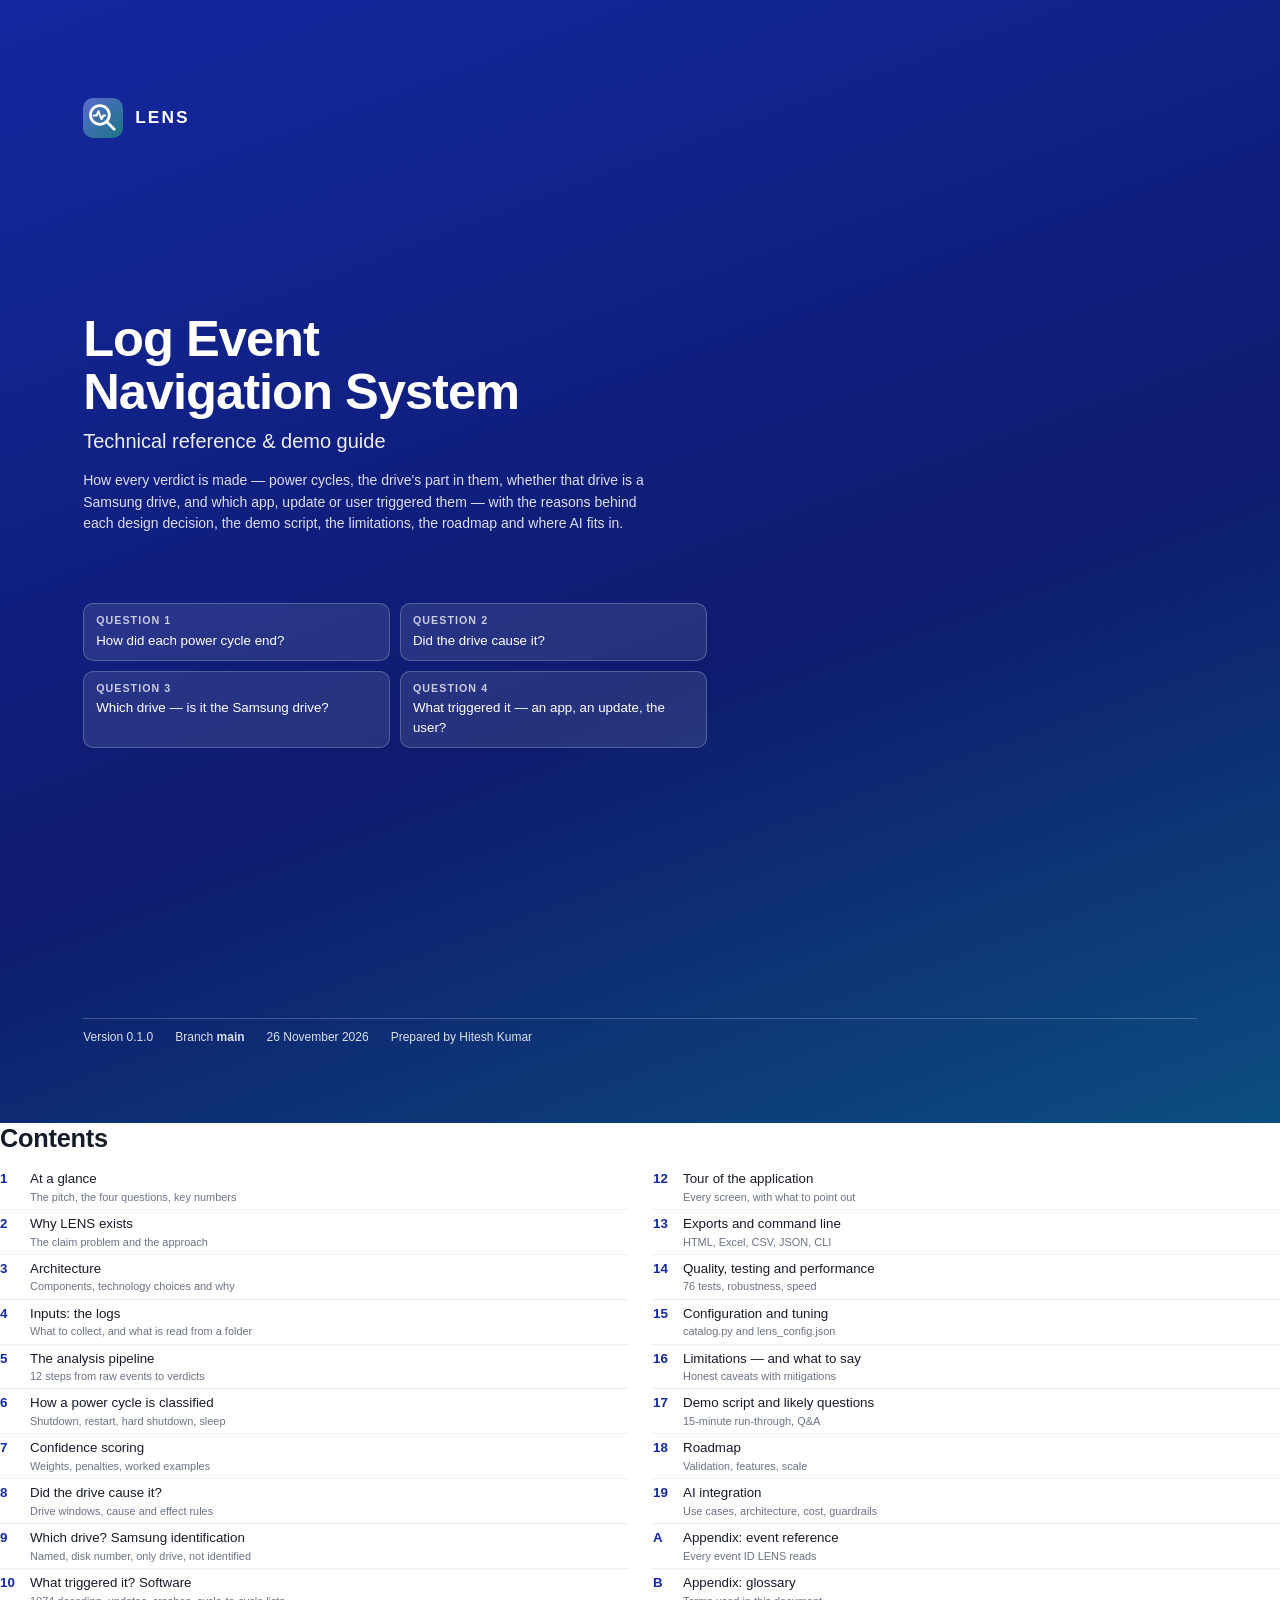
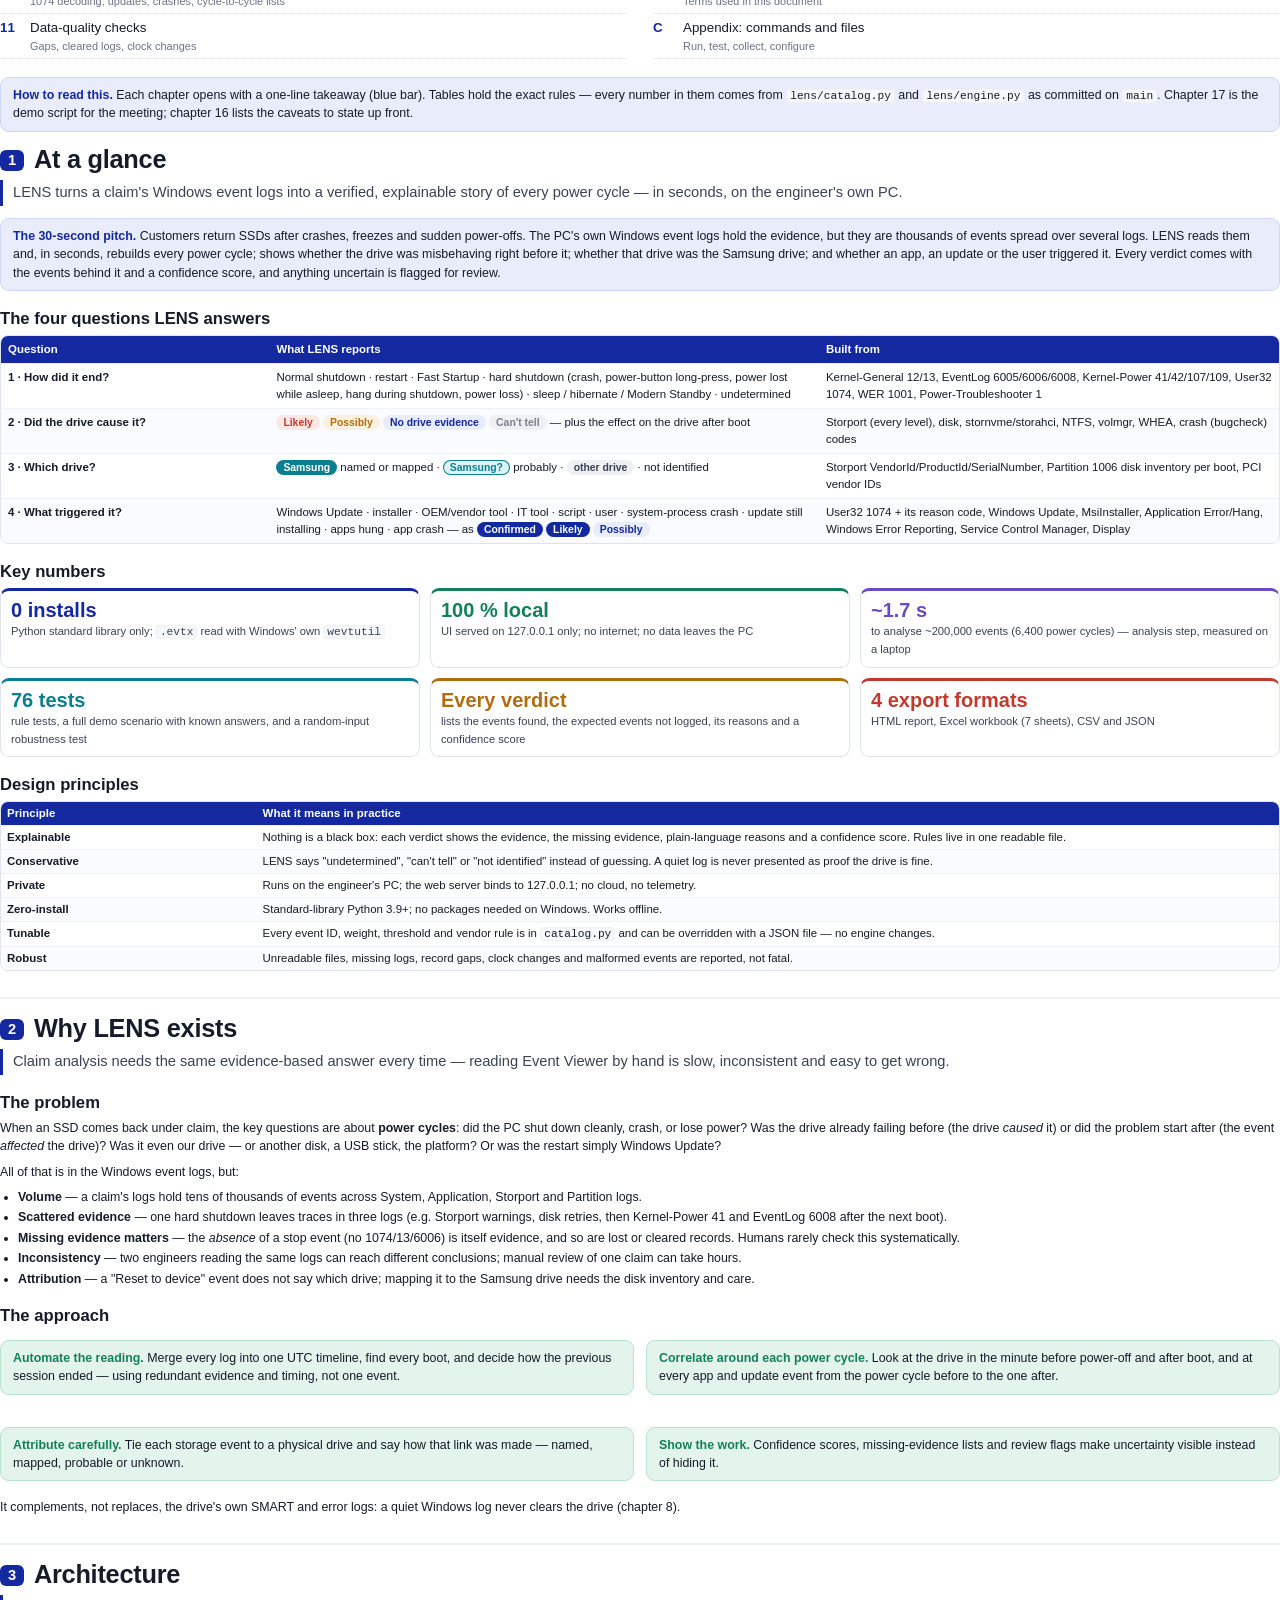
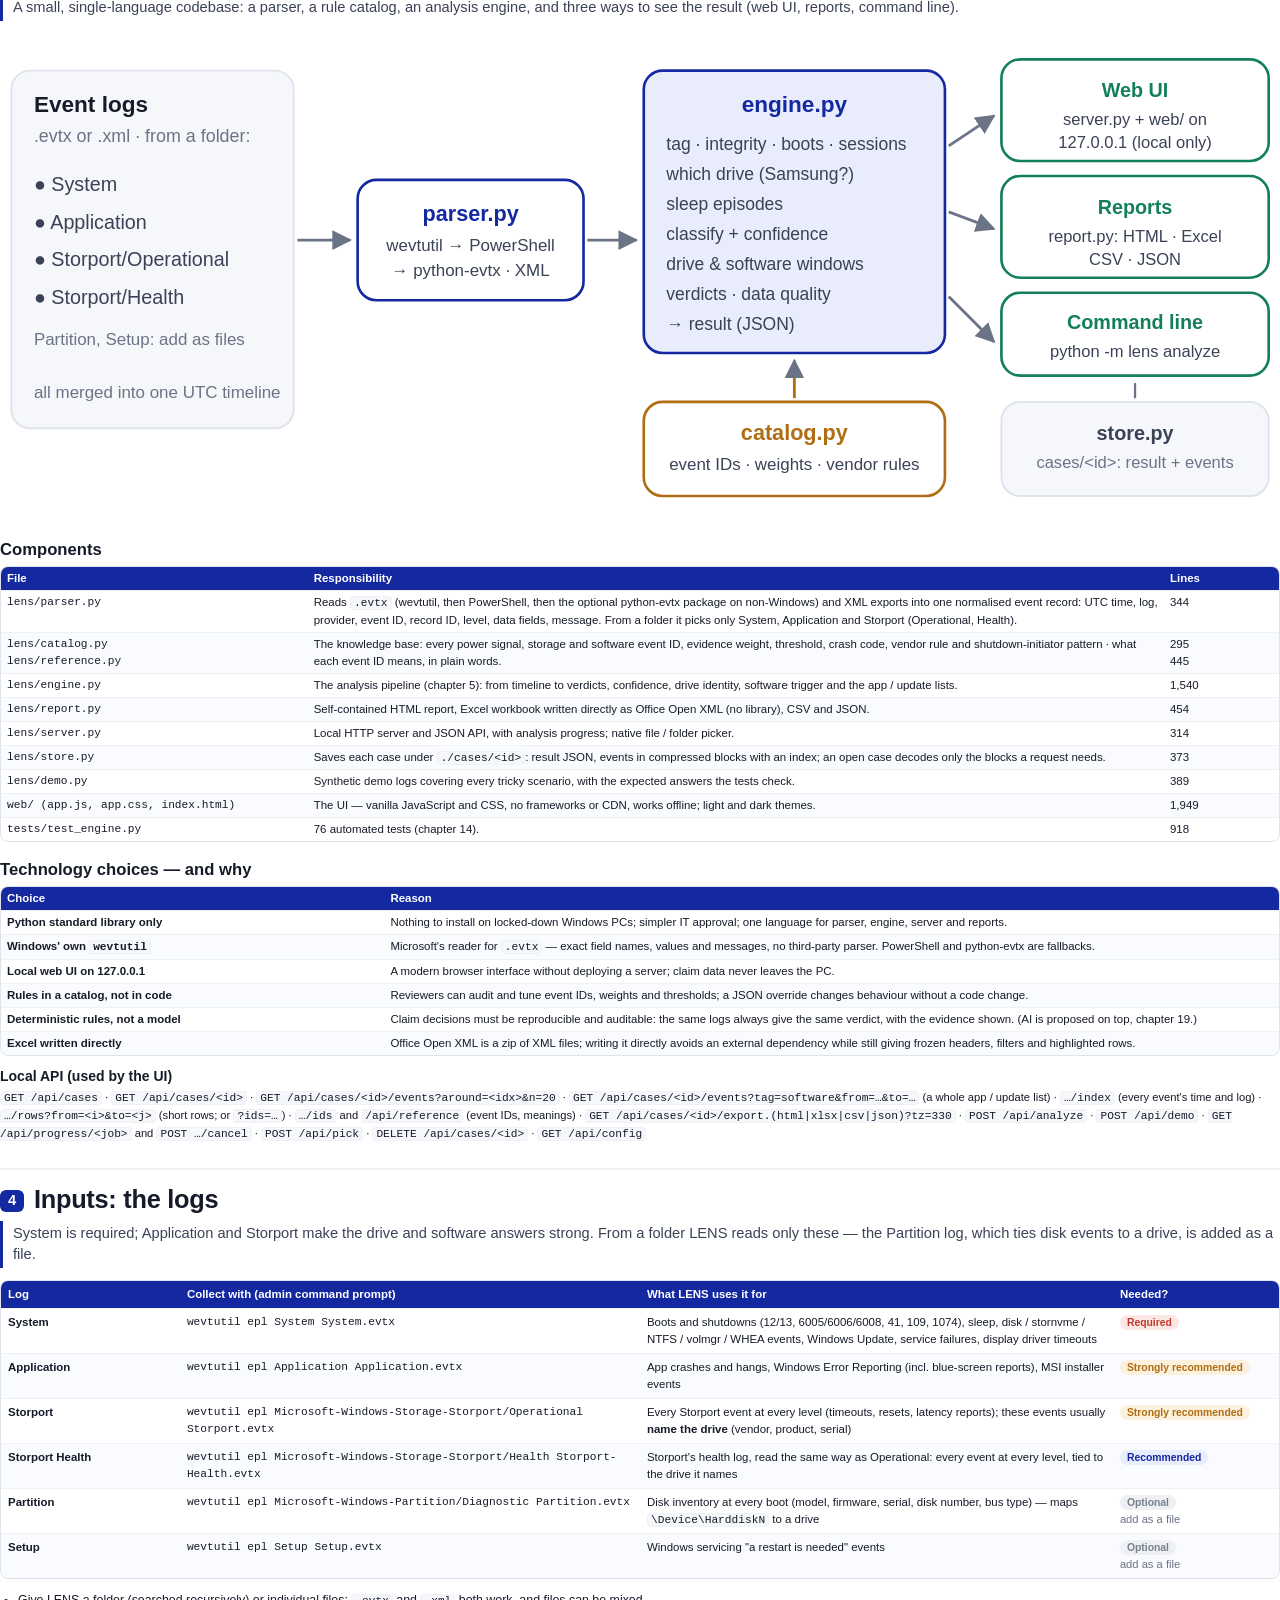
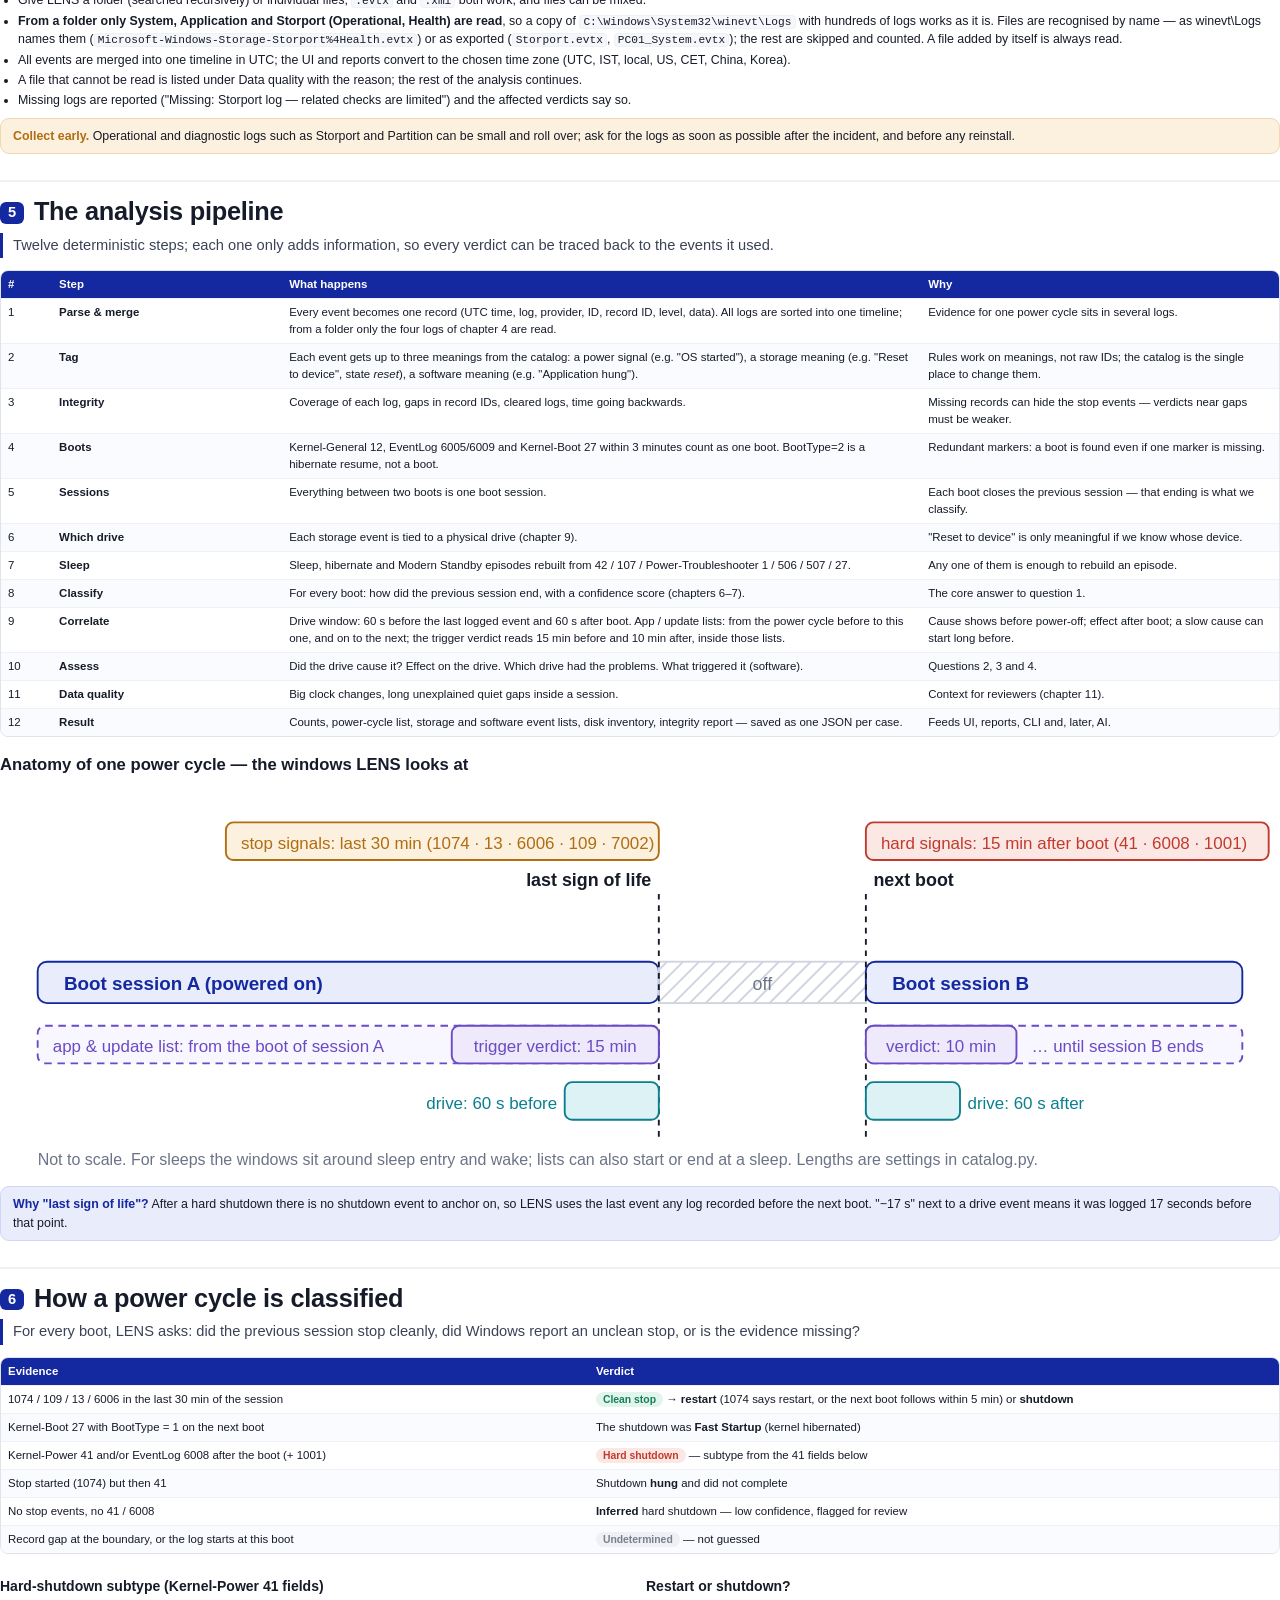
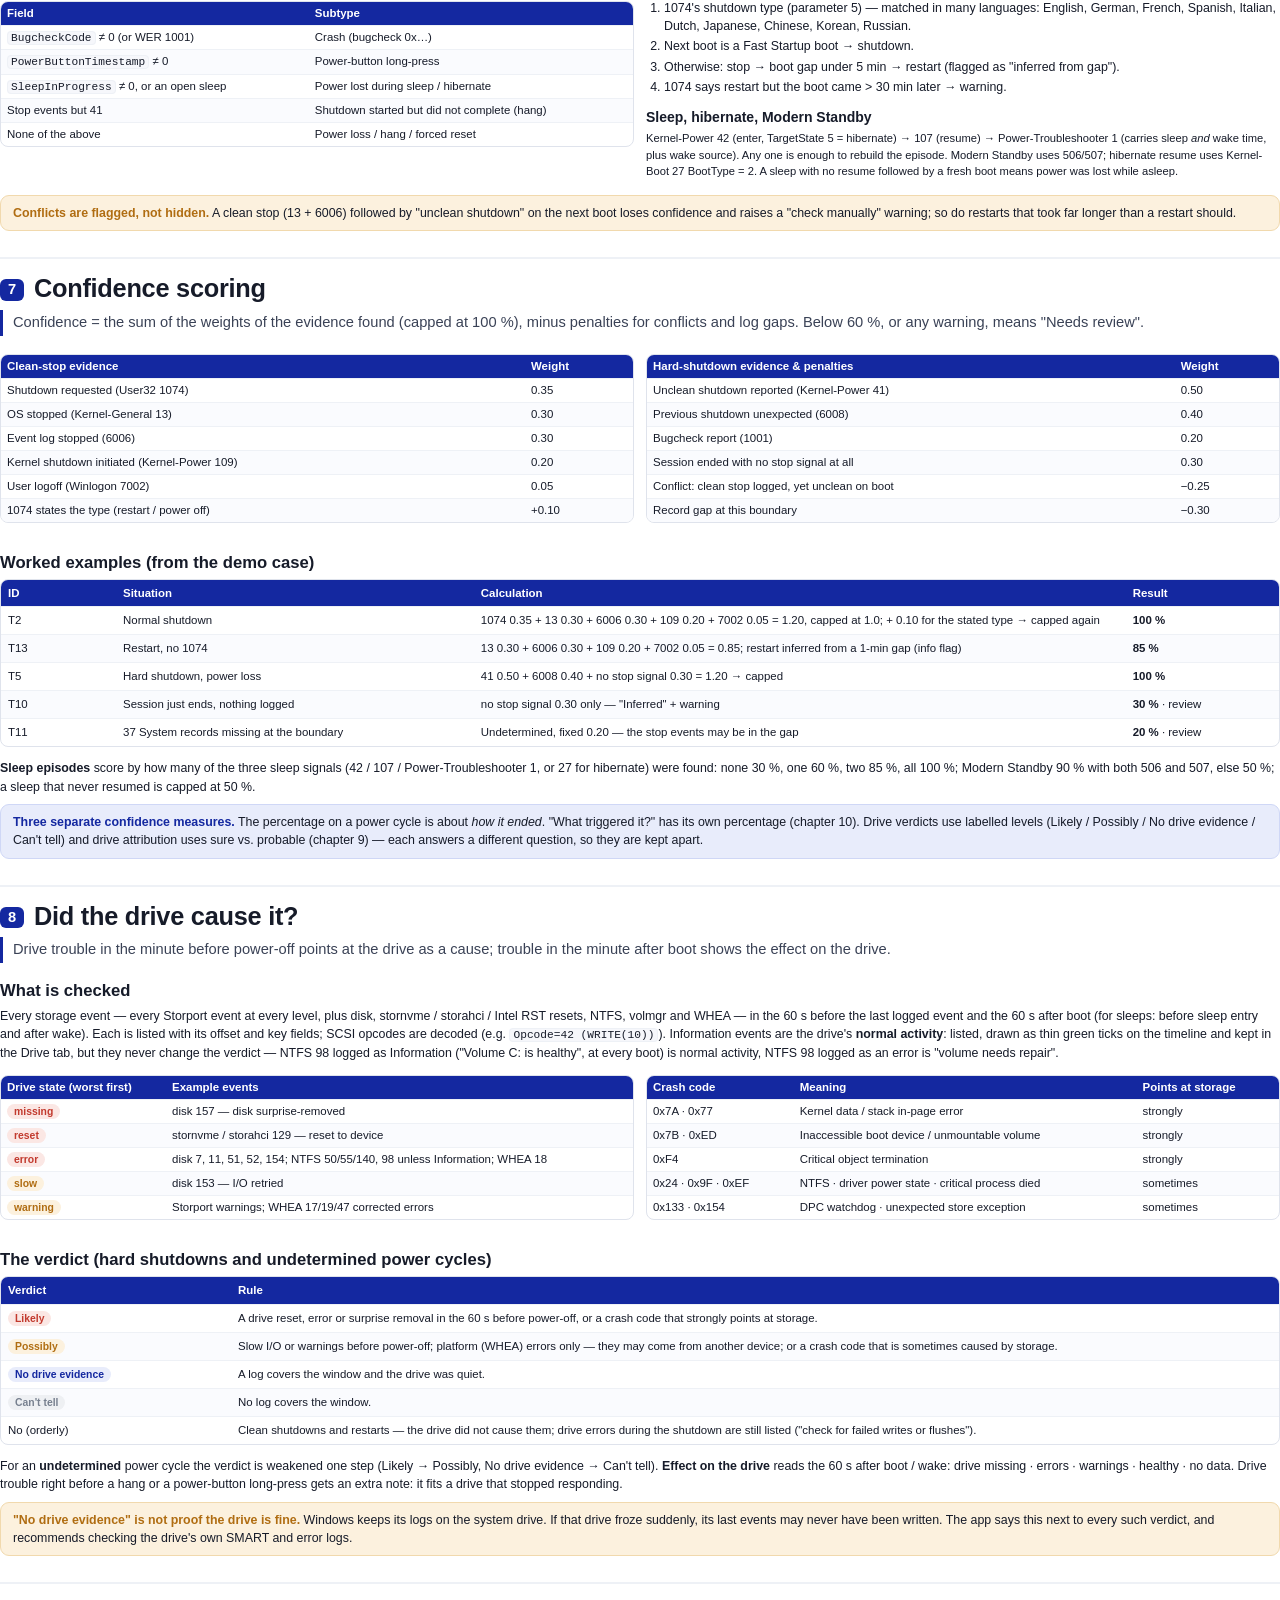
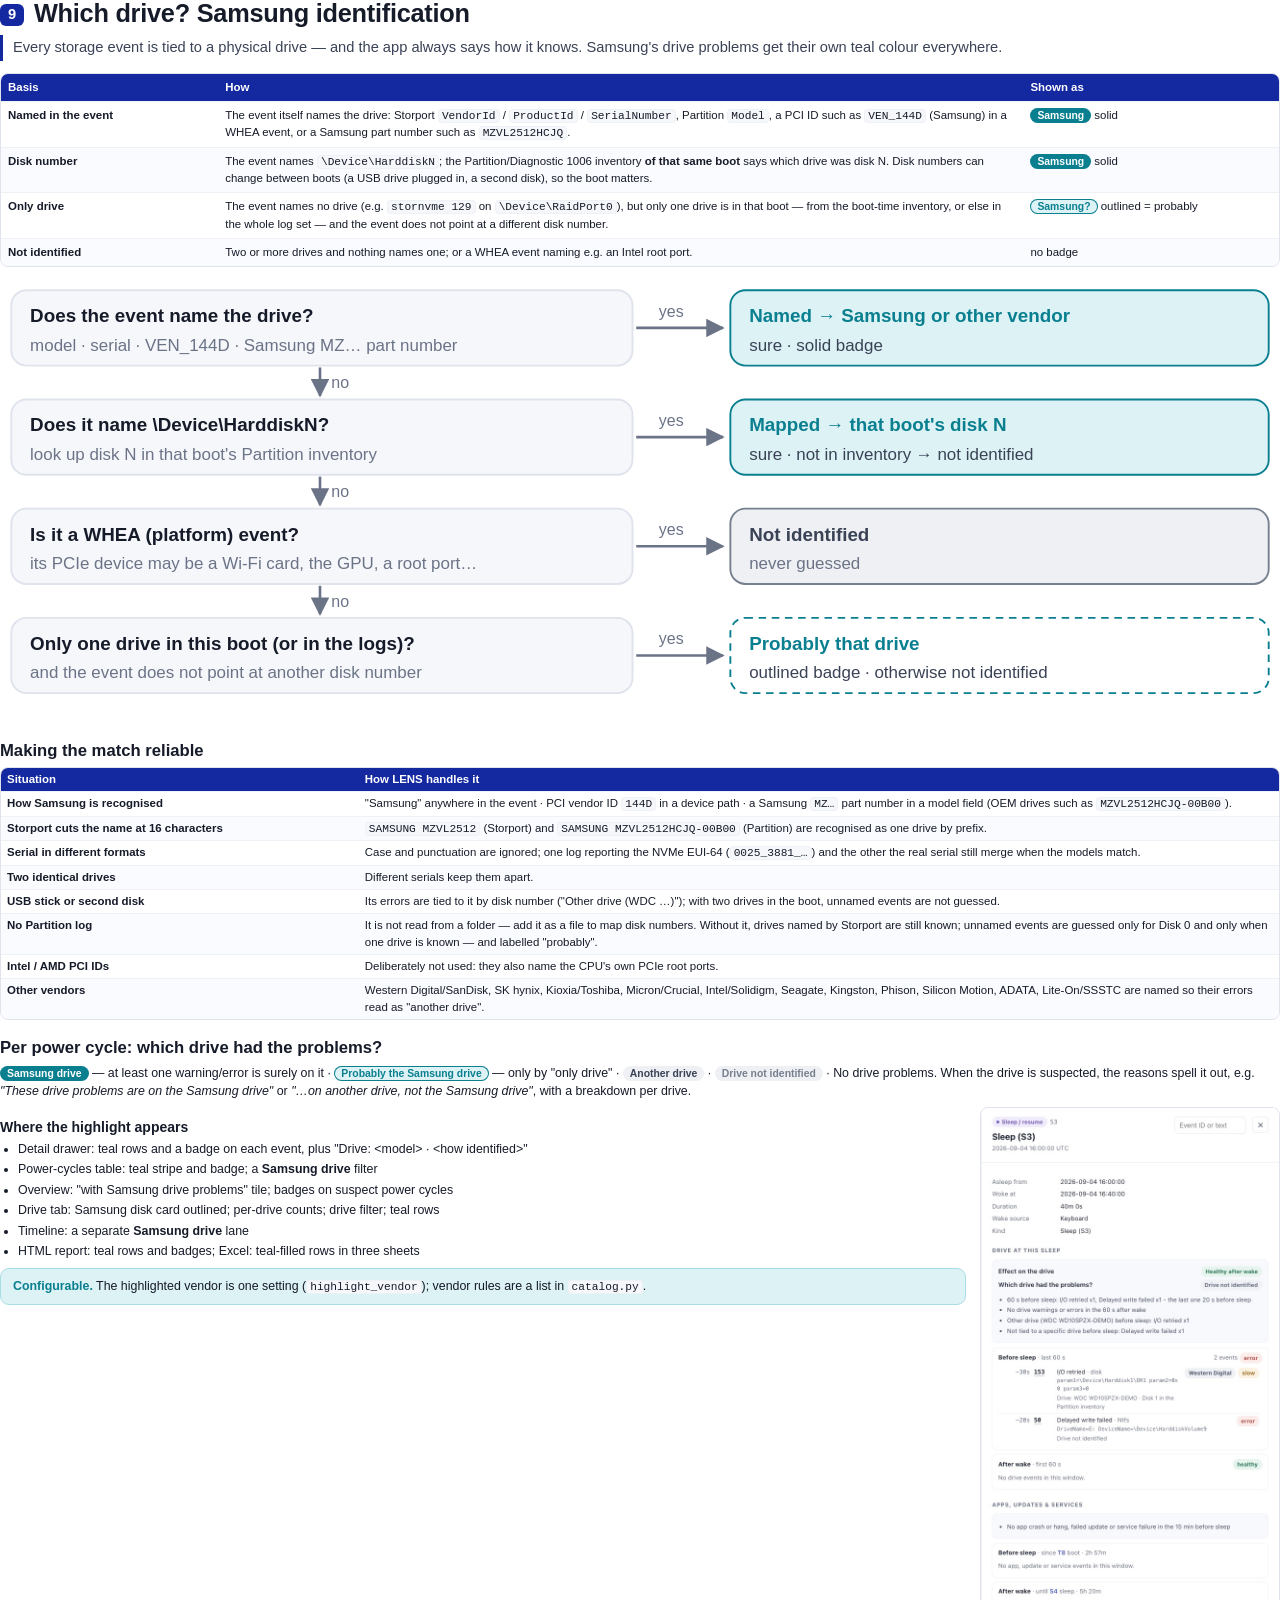
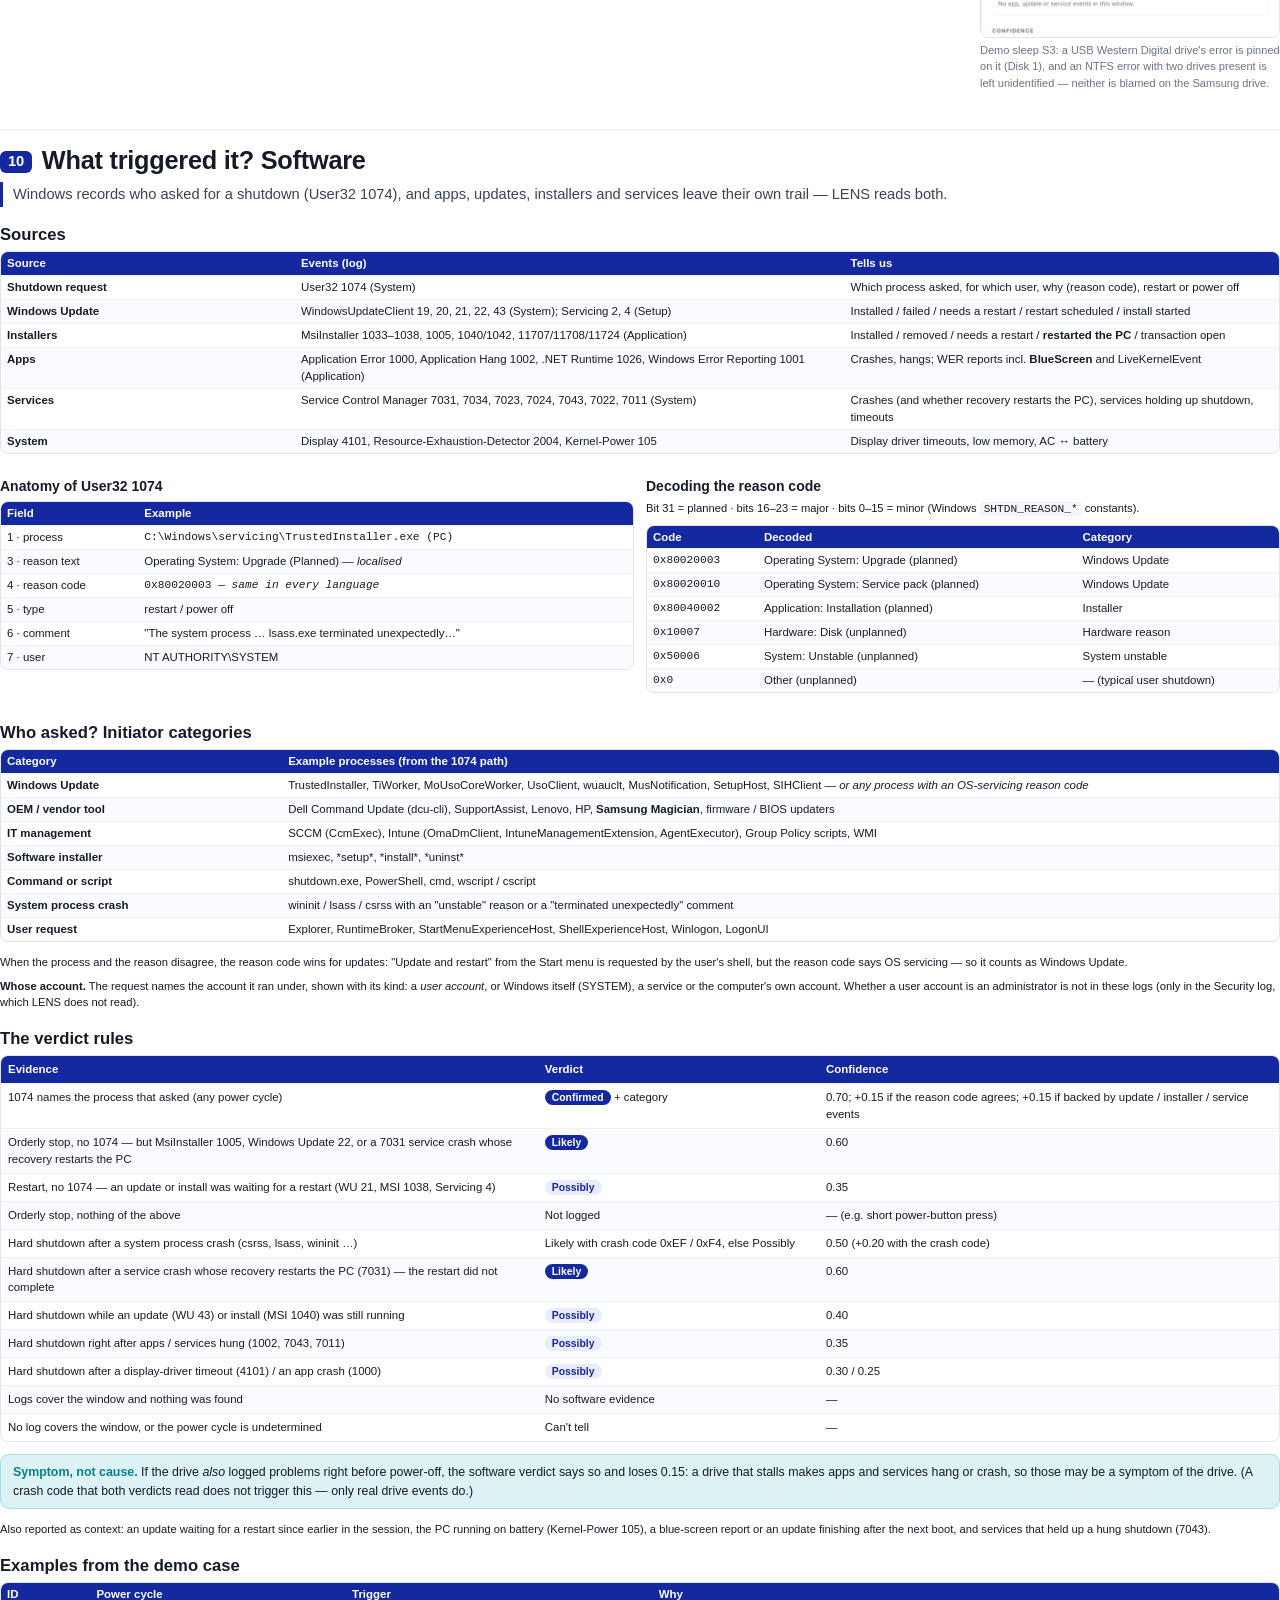
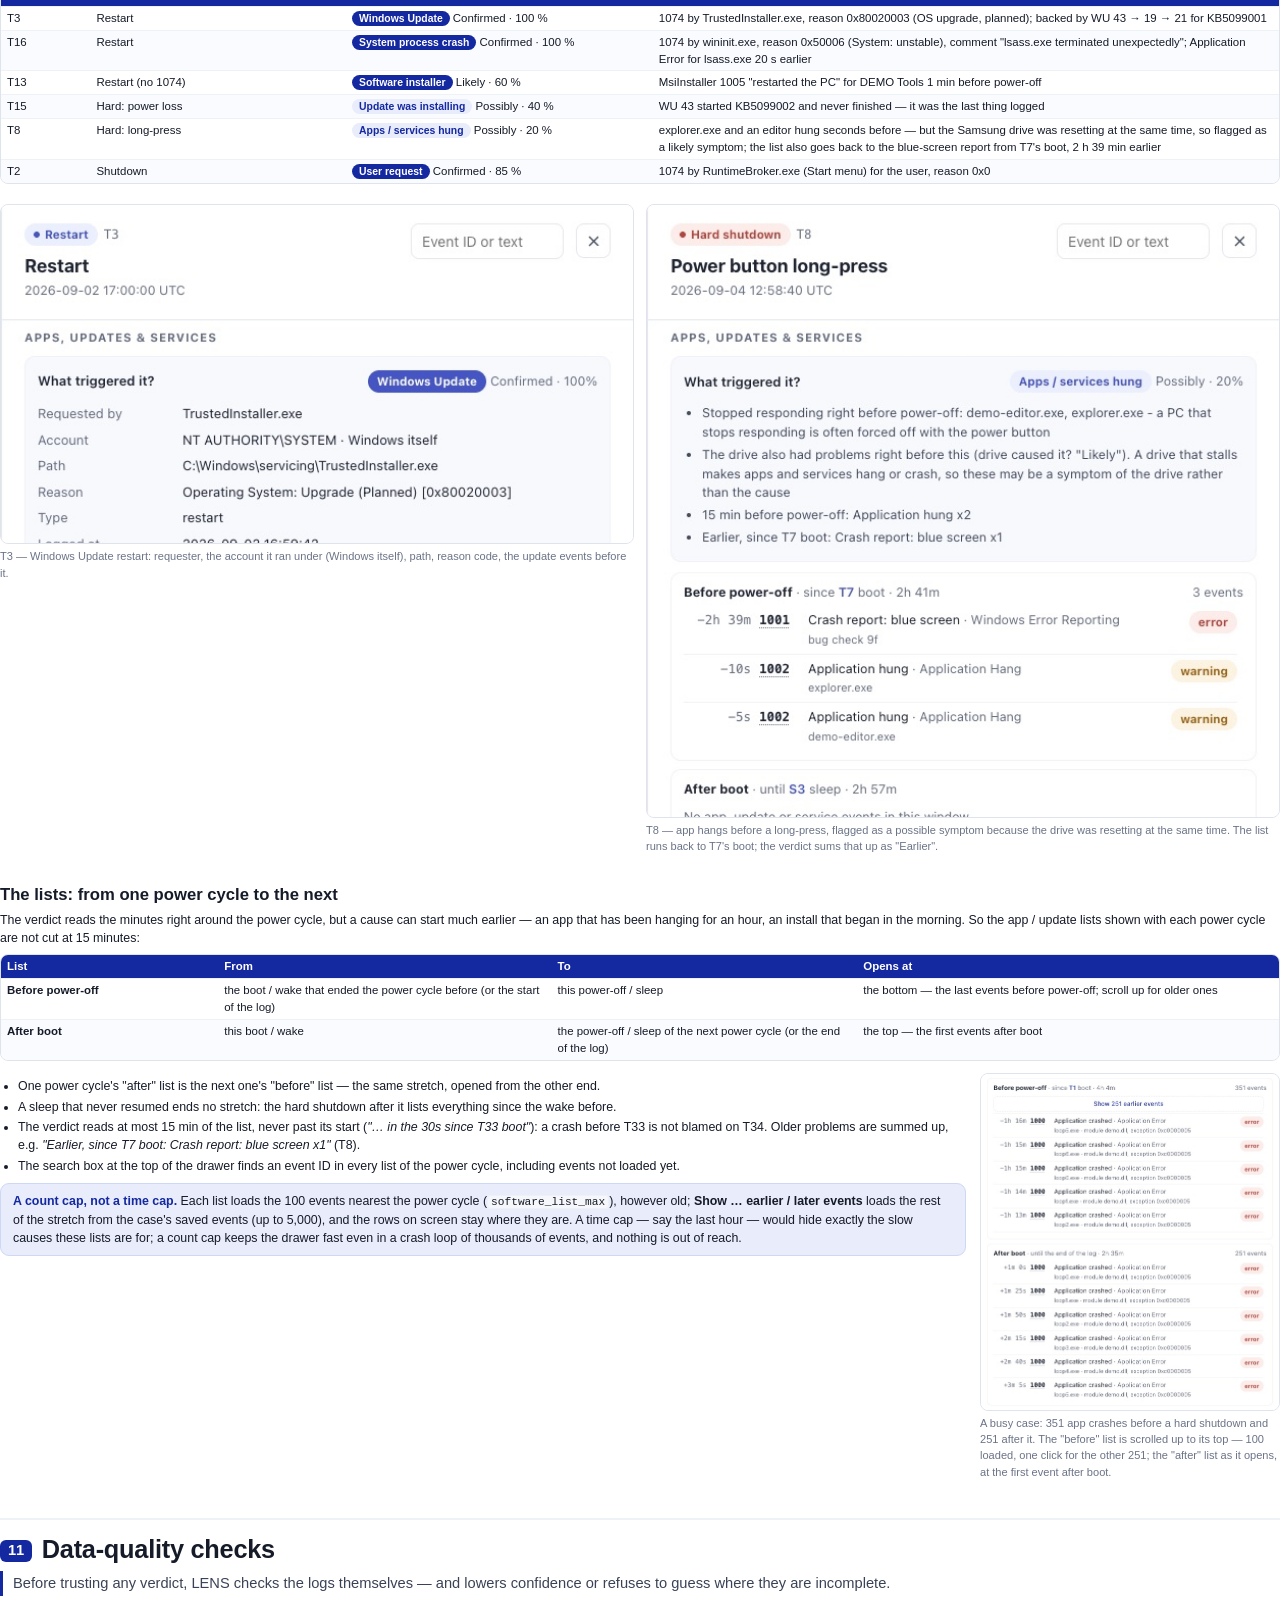
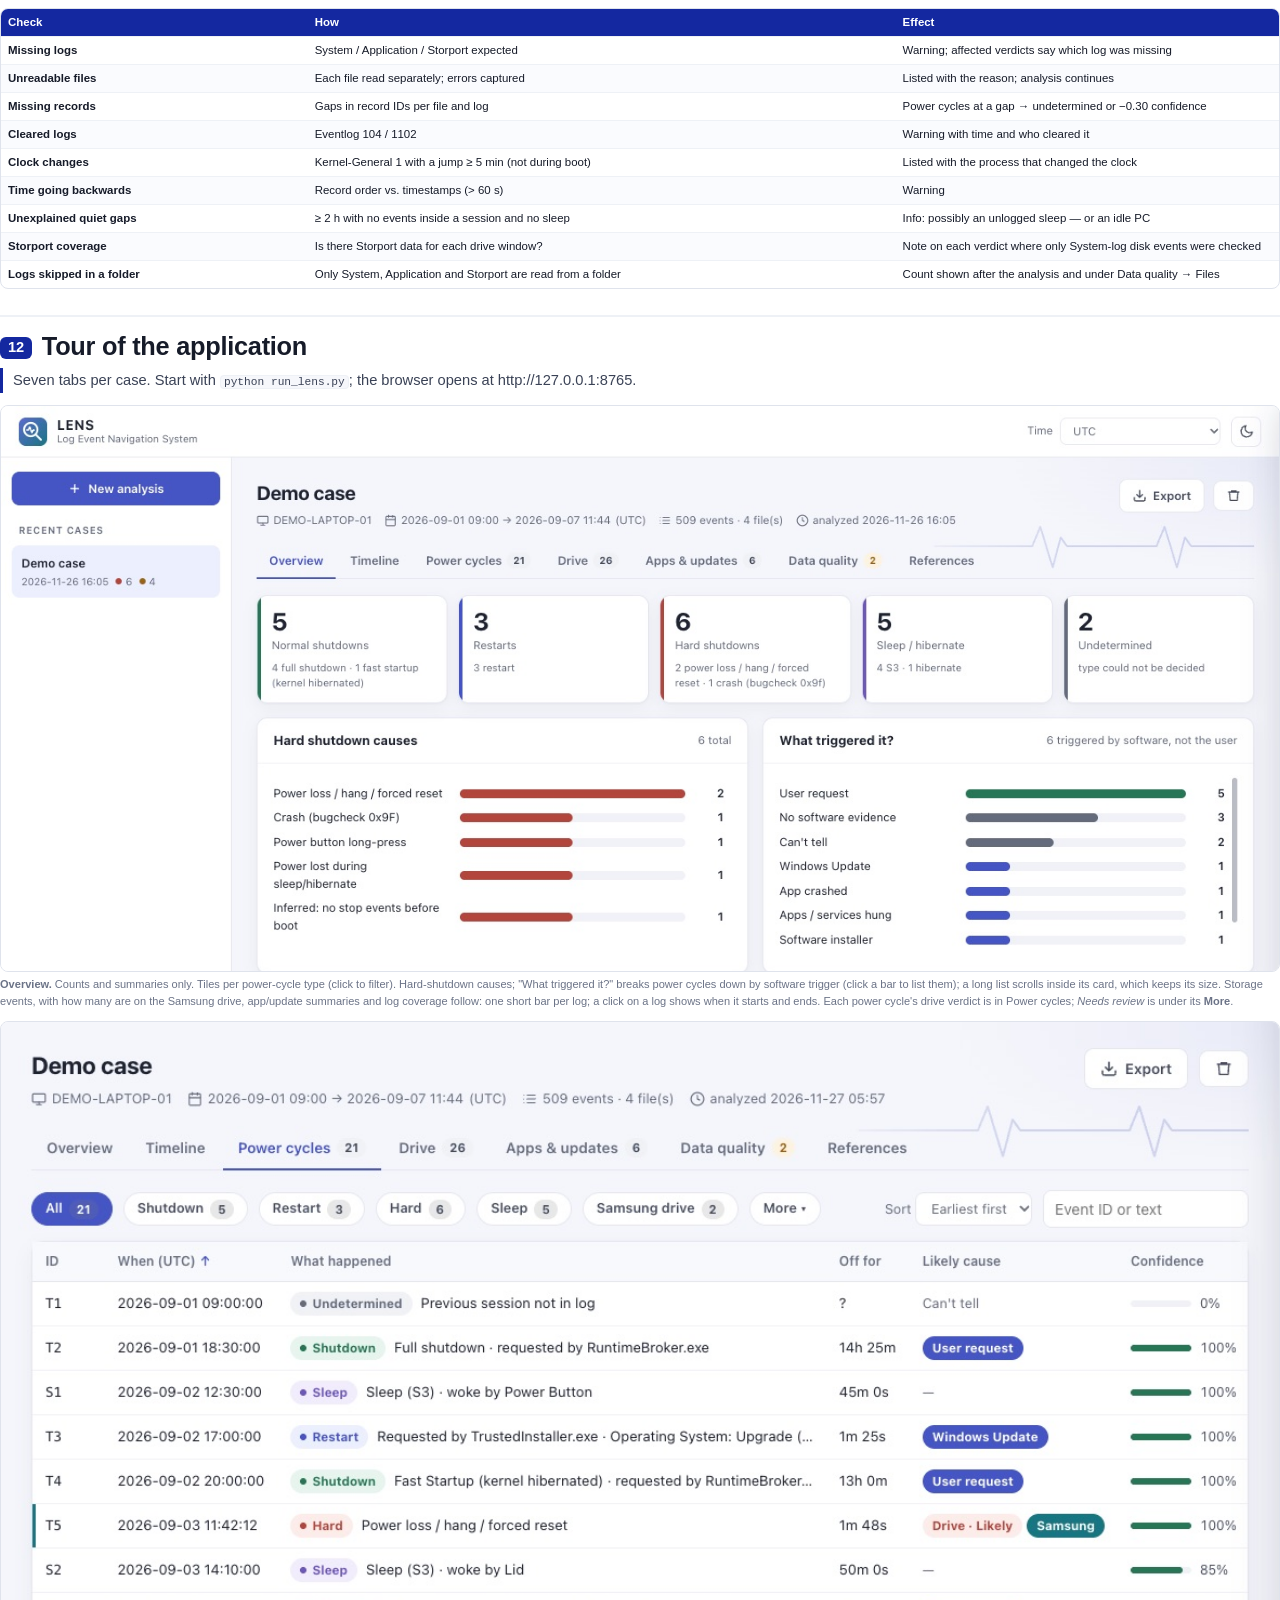
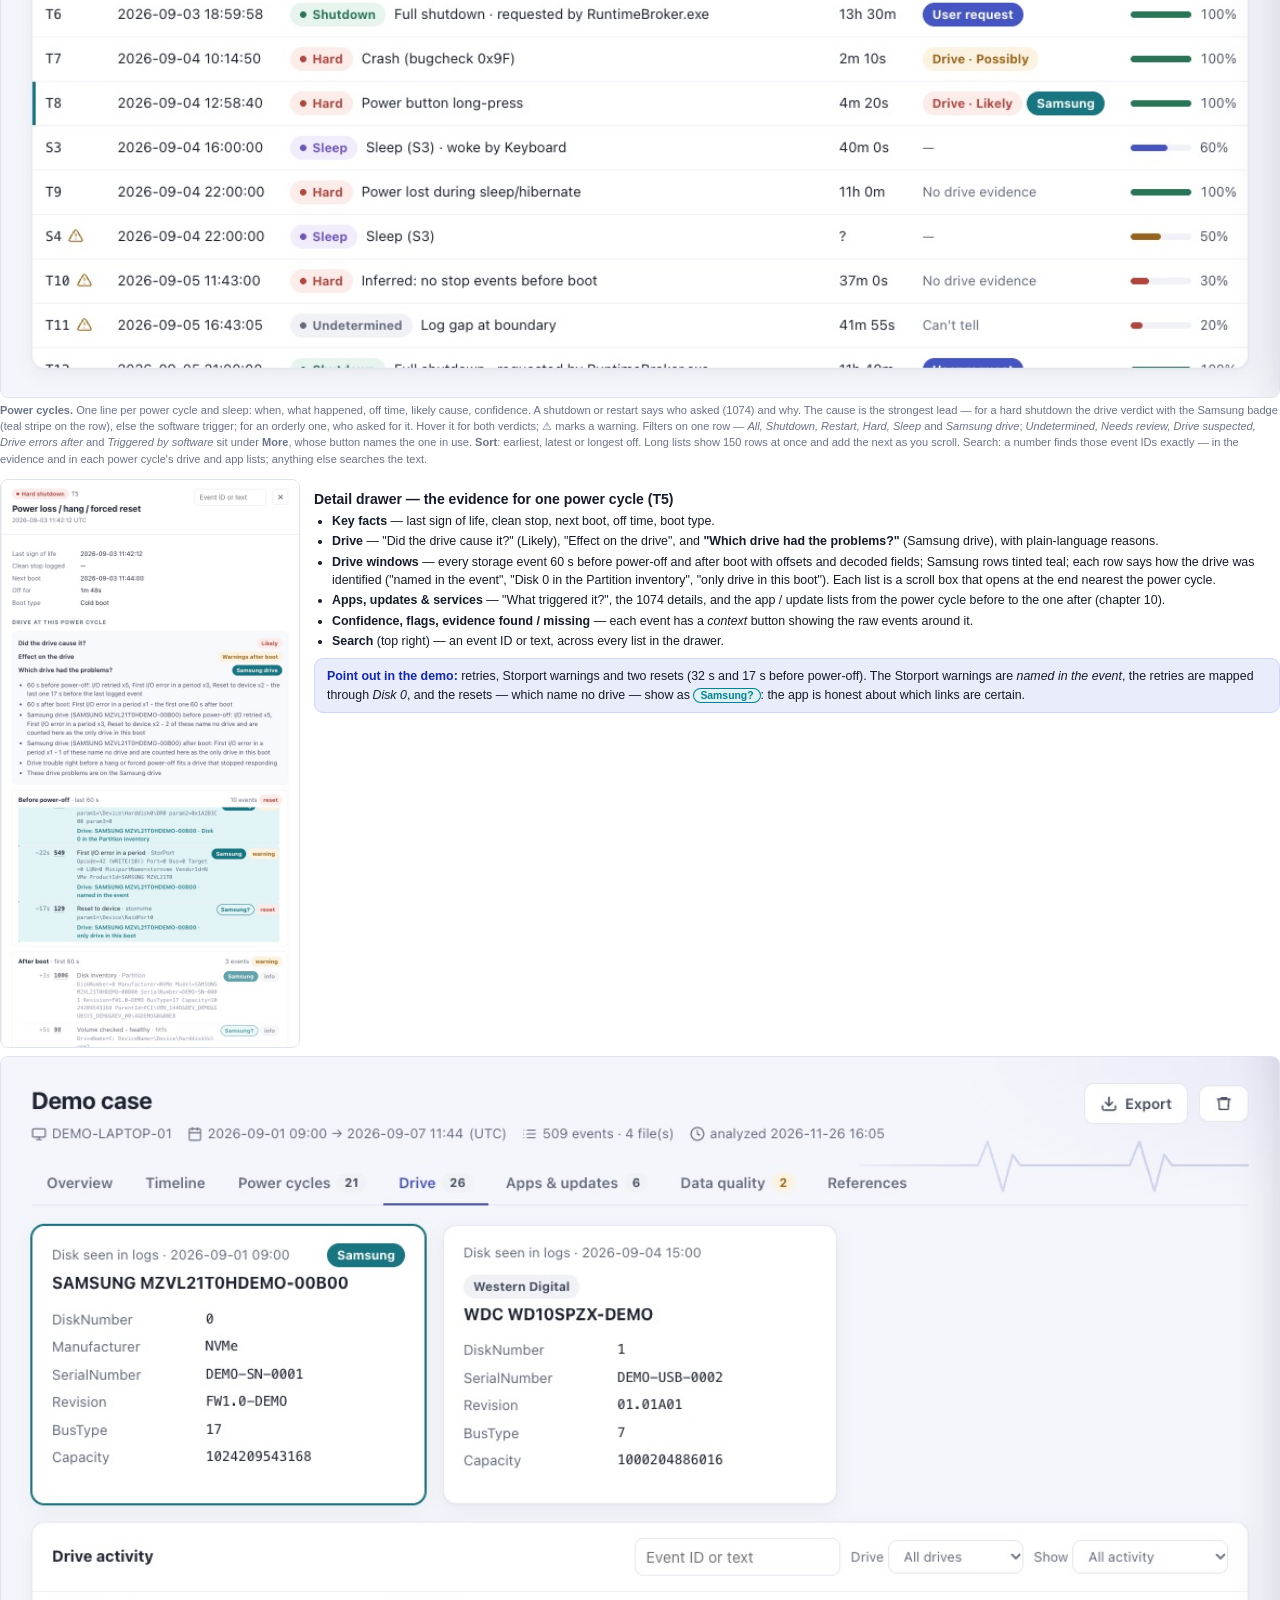
<file: docs/src/LENS-technical-reference.html>
<!doctype html>
<!-- Source of docs/LENS-technical-reference.pdf. Edit this file, then print it from the repository root with Chrome:
       chrome --headless=new --no-pdf-header-footer --generate-pdf-document-outline --virtual-time-budget=5000
              --print-to-pdf=docs/LENS-technical-reference.pdf file:///<full path>/docs/src/LENS-technical-reference.html
     (on macOS chrome is "/Applications/Google Chrome.app/Contents/MacOS/Google Chrome").
     img/ holds the screenshots: the real UI on the demo case ("Try demo data"), light theme, 1440 px wide window. -->
<html lang="en">
<head>
<meta charset="utf-8">
<title>LENS — Technical reference &amp; demo guide</title>
<style>
@page { size: A4; margin: 15mm 14mm 16mm 14mm;
  @bottom-left { content: "LENS · technical reference & demo guide"; font: 7.5pt -apple-system, "Helvetica Neue", Arial, sans-serif; color: #8a91a3; }
  @bottom-right { content: counter(page) " / " counter(pages); font: 7.5pt -apple-system, "Helvetica Neue", Arial, sans-serif; color: #8a91a3; } }
@page :first { margin: 0; @bottom-left { content: none } @bottom-right { content: none } }
:root { --ink:#161b29; --ink2:#3a4256; --muted:#6b7387; --line:#dfe3ec; --line2:#eef1f6; --bg2:#f6f7fb;
  --accent:#1428a0; --accent-soft:#e8ecfb; --sam:#0a7f8f; --sam-soft:#dcf2f5; --ok:#14805a; --ok-soft:#e3f4ec;
  --warn:#b06d12; --warn-soft:#fcf1de; --bad:#c23a2e; --bad-soft:#fbe7e4; --purple:#6a4bc4; --purple-soft:#eee9fb;
  --grey:#77808f; --grey-soft:#eef0f3; }
* { box-sizing: border-box; }
html { -webkit-print-color-adjust: exact; print-color-adjust: exact; }
body { margin: 0; font: 9.3pt/1.48 -apple-system, "SF Pro Text", "Helvetica Neue", Arial, sans-serif; color: var(--ink); }
h1, h2, h3 { line-height: 1.2; color: var(--ink); }
h1 { font-size: 19pt; margin: 26px 0 4px; padding-top: 14px; border-top: 2px solid var(--line2); letter-spacing: -.01em; display: flex; align-items: baseline; gap: 10px; break-after: avoid; }
h1.pg { break-before: page; margin-top: 0; padding-top: 0; border-top: none; }
.lead { break-after: avoid; }
h1 .n { font-size: 11pt; color: #fff; background: var(--accent); border-radius: 6px; padding: 2px 8px; position: relative; top: -3px; }
h2 { font-size: 12.5pt; margin: 18px 0 6px; break-after: avoid; }
h3 { font-size: 10.5pt; margin: 12px 0 4px; break-after: avoid; }
p { margin: 5px 0 7px; }
ul, ol { margin: 4px 0 8px; padding-left: 18px; } li { margin: 2px 0; }
.lead { font-size: 11pt; color: var(--ink2); border-left: 3px solid var(--accent); padding: 2px 0 2px 10px; margin: 6px 0 12px; }
.muted { color: var(--muted); } .small { font-size: 8.4pt; }
code, .mono { font-family: "SF Mono", Menlo, Consolas, monospace; font-size: 8.4pt; }
code { background: var(--bg2); border: 1px solid var(--line2); border-radius: 4px; padding: 0 3px; }
pre.code { font-family: "SF Mono", Menlo, Consolas, monospace; font-size: 7.9pt; line-height: 1.45; background: #0f1320; color: #e8ebf4;
  border-radius: 8px; padding: 10px 12px; margin: 6px 0 10px; white-space: pre-wrap; break-inside: avoid; }
pre.code .c { color: #8e96aa; } pre.code .k { color: #9aabff; } pre.code .s { color: #7fd4a8; }
table.t { width: 100%; border-collapse: separate; border-spacing: 0; margin: 6px 0 12px; font-size: 8.6pt; border: 1px solid var(--line); border-radius: 8px; overflow: hidden; }
table.t th { background: var(--accent); color: #fff; text-align: left; font-weight: 600; padding: 5px 7px; vertical-align: bottom; }
table.t td { padding: 5px 7px; border-top: 1px solid var(--line2); vertical-align: top; }
table.t tr { break-inside: avoid; }
table.t thead { display: table-header-group; }
table.t tr:nth-child(even) td { background: #fafbfe; }
table.t td.k { font-weight: 600; }
table.t.compact td, table.t.compact th { padding: 3px 6px; }
.chip { display: inline-block; padding: 0 7px; border-radius: 999px; font-size: 7.8pt; font-weight: 700; line-height: 15px; white-space: nowrap; }
.c-sam { background: var(--sam); color: #fff; } .c-samp { background: var(--sam-soft); color: var(--sam); box-shadow: inset 0 0 0 1px var(--sam); }
.c-other { background: var(--grey-soft); color: var(--ink2); } .c-nd { background: var(--grey-soft); color: var(--grey); }
.c-bad { background: var(--bad-soft); color: var(--bad); } .c-warn { background: var(--warn-soft); color: var(--warn); }
.c-ok { background: var(--ok-soft); color: var(--ok); } .c-acc { background: var(--accent-soft); color: var(--accent); }
.c-sw { background: var(--accent); color: #fff; } .c-purple { background: var(--purple-soft); color: var(--purple); }
.callout { border-radius: 9px; padding: 8px 12px; margin: 8px 0 12px; background: var(--accent-soft); border: 1px solid #cfd7f6; break-inside: avoid; }
.callout b:first-child { color: var(--accent); }
.callout.warn { background: var(--warn-soft); border-color: #f1d9ad; } .callout.warn b:first-child { color: var(--warn); }
.callout.sam { background: var(--sam-soft); border-color: #a9dde4; } .callout.sam b:first-child { color: var(--sam); }
.callout.ok { background: var(--ok-soft); border-color: #b9e2cf; } .callout.ok b:first-child { color: var(--ok); }
.grid2 { display: grid; grid-template-columns: 1fr 1fr; gap: 12px; }
.grid3 { display: grid; grid-template-columns: 1fr 1fr 1fr; gap: 10px; }
.tile { border: 1px solid var(--line); border-radius: 9px; padding: 8px 10px; border-top: 3px solid var(--c, var(--accent)); break-inside: avoid; }
.tile b { display: block; font-size: 15pt; line-height: 1.15; color: var(--c, var(--accent)); }
.tile span { font-size: 8.4pt; color: var(--ink2); }
.q { border: 1px solid var(--line); border-radius: 10px; padding: 9px 12px; break-inside: avoid; }
.q .num { display: inline-grid; place-items: center; width: 20px; height: 20px; border-radius: 6px; background: var(--accent); color: #fff; font-weight: 700; font-size: 9pt; margin-right: 6px; }
.q h3 { margin: 0 0 4px; display: flex; align-items: center; }
figure { margin: 8px 0 12px; break-inside: avoid; }
figure img { width: 100%; border: 1px solid var(--line); border-radius: 8px; display: block; }
figcaption { font-size: 8.3pt; color: var(--muted); margin-top: 4px; }
.side { display: grid; grid-template-columns: 300px 1fr; gap: 14px; align-items: start; }
.side.r { grid-template-columns: 1fr 300px; }
svg.dia { width: 100%; height: auto; display: block; margin: 6px 0 10px; font-family: -apple-system, "Helvetica Neue", Arial, sans-serif; }
.toc { columns: 2; column-gap: 26px; font-size: 10pt; }
.toc a { color: var(--ink); text-decoration: none; display: flex; gap: 8px; padding: 4px 0; border-bottom: 1px dotted var(--line); break-inside: avoid; }
.toc a span:first-child { color: var(--accent); font-weight: 700; min-width: 22px; }
.toc a small { color: var(--muted); display: block; font-size: 8.2pt; }
.step { display: grid; grid-template-columns: 54px 1fr; gap: 10px; border-top: 1px solid var(--line2); padding: 6px 0; break-inside: avoid; }
.step .tm { font-weight: 700; color: var(--accent); font-size: 9pt; }
.step b.say { color: var(--sam); }
.avoid { break-inside: avoid; }
.pb { break-before: page; }
/* cover */
.cover { height: 297mm; padding: 26mm 22mm 20mm; background: linear-gradient(160deg, #1428a0 0%, #0e1b6e 58%, #0a7f8f 140%); color: #fff; display: flex; flex-direction: column; }
.cover .logo { display: flex; gap: 12px; align-items: center; font-weight: 800; letter-spacing: .12em; font-size: 13pt; }
.cover .logo svg { width: 40px; height: 40px; }
.cover h0 { display: block; font-size: 38pt; font-weight: 800; letter-spacing: -.02em; margin-top: 46mm; line-height: 1.05; }
.cover .sub { font-size: 15pt; opacity: .92; margin-top: 8px; }
.cover .desc { font-size: 10.5pt; opacity: .85; max-width: 150mm; margin-top: 14px; line-height: 1.55; }
.cover .qs { display: grid; grid-template-columns: 1fr 1fr; gap: 10px; margin-top: 18mm; max-width: 165mm; }
.cover .qs div { background: rgba(255,255,255,.1); border: 1px solid rgba(255,255,255,.22); border-radius: 10px; padding: 9px 12px; font-size: 10pt; }
.cover .qs b { display: block; font-size: 8pt; letter-spacing: .1em; text-transform: uppercase; opacity: .75; margin-bottom: 2px; }
.cover .meta { margin-top: auto; font-size: 9pt; opacity: .85; display: flex; gap: 22px; flex-wrap: wrap; border-top: 1px solid rgba(255,255,255,.25); padding-top: 10px; }
</style>
</head>
<body>

<!-- ============================================================ COVER -->
<section class="cover">
  <div class="logo"><svg viewBox="0 0 32 32"><defs><linearGradient id="lensTile" x1="0" y1="0" x2="1" y2="1"><stop offset="0" stop-color="#5c6ad0"/><stop offset="1" stop-color="#187682"/></linearGradient></defs><rect width="32" height="32" rx="8" fill="url(#lensTile)"/><g fill="none" stroke="#fff" stroke-width="2.2" stroke-linecap="round" stroke-linejoin="round"><circle cx="13.5" cy="13.5" r="7.5"/><path d="M19 19l6 6"/><path d="M8.6 14h2.3l1.5-3.4 2.4 6.4 1.5-3h1.3" stroke-width="1.6"/></g></svg>LENS</div>
  <h0>Log Event<br>Navigation System</h0>
  <div class="sub">Technical reference &amp; demo guide</div>
  <div class="desc">How every verdict is made — power cycles, the drive's part in them, whether that drive is a Samsung drive,
    and which app, update or user triggered them — with the reasons behind each design decision, the demo script,
    the limitations, the roadmap and where AI fits in.</div>
  <div class="qs">
    <div><b>Question 1</b>How did each power cycle end?</div>
    <div><b>Question 2</b>Did the drive cause it?</div>
    <div><b>Question 3</b>Which drive — is it the Samsung drive?</div>
    <div><b>Question 4</b>What triggered it — an app, an update, the user?</div>
  </div>
  <div class="meta"><span>Version 0.1.0</span><span>Branch <b>main</b></span><span>26 November 2026</span><span>Prepared by Hitesh Kumar</span></div>
</section>

<!-- ============================================================ CONTENTS -->
<h1 id="contents" style="margin-top:0;padding-top:0;border-top:none">Contents</h1>
<div class="toc" style="margin-top:12px">
  <a href="#glance"><span>1</span><div>At a glance<small>The pitch, the four questions, key numbers</small></div></a>
  <a href="#why"><span>2</span><div>Why LENS exists<small>The claim problem and the approach</small></div></a>
  <a href="#arch"><span>3</span><div>Architecture<small>Components, technology choices and why</small></div></a>
  <a href="#inputs"><span>4</span><div>Inputs: the logs<small>What to collect, and what is read from a folder</small></div></a>
  <a href="#pipeline"><span>5</span><div>The analysis pipeline<small>12 steps from raw events to verdicts</small></div></a>
  <a href="#classify"><span>6</span><div>How a power cycle is classified<small>Shutdown, restart, hard shutdown, sleep</small></div></a>
  <a href="#confidence"><span>7</span><div>Confidence scoring<small>Weights, penalties, worked examples</small></div></a>
  <a href="#drive"><span>8</span><div>Did the drive cause it?<small>Drive windows, cause and effect rules</small></div></a>
  <a href="#which"><span>9</span><div>Which drive? Samsung identification<small>Named, disk number, only drive, not identified</small></div></a>
  <a href="#software"><span>10</span><div>What triggered it? Software<small>1074 decoding, updates, crashes, cycle-to-cycle lists</small></div></a>
  <a href="#quality"><span>11</span><div>Data-quality checks<small>Gaps, cleared logs, clock changes</small></div></a>
  <a href="#tour"><span>12</span><div>Tour of the application<small>Every screen, with what to point out</small></div></a>
  <a href="#exports"><span>13</span><div>Exports and command line<small>HTML, Excel, CSV, JSON, CLI</small></div></a>
  <a href="#testing"><span>14</span><div>Quality, testing and performance<small>76 tests, robustness, speed</small></div></a>
  <a href="#config"><span>15</span><div>Configuration and tuning<small>catalog.py and lens_config.json</small></div></a>
  <a href="#limits"><span>16</span><div>Limitations — and what to say<small>Honest caveats with mitigations</small></div></a>
  <a href="#demo"><span>17</span><div>Demo script and likely questions<small>15-minute run-through, Q&amp;A</small></div></a>
  <a href="#roadmap"><span>18</span><div>Roadmap<small>Validation, features, scale</small></div></a>
  <a href="#ai"><span>19</span><div>AI integration<small>Use cases, architecture, cost, guardrails</small></div></a>
  <a href="#appx"><span>A</span><div>Appendix: event reference<small>Every event ID LENS reads</small></div></a>
  <a href="#gloss"><span>B</span><div>Appendix: glossary<small>Terms used in this document</small></div></a>
  <a href="#cmds"><span>C</span><div>Appendix: commands and files<small>Run, test, collect, configure</small></div></a>
</div>
<div class="callout" style="margin-top:18px"><b>How to read this.</b> Each chapter opens with a one-line takeaway (blue bar).
  Tables hold the exact rules — every number in them comes from <code>lens/catalog.py</code> and <code>lens/engine.py</code> as committed on <code>main</code>.
  Chapter 17 is the demo script for the meeting; chapter 16 lists the caveats to state up front.</div>

<!-- ============================================================ 1 GLANCE -->
<h1 id="glance" class="pg"><span class="n">1</span>At a glance</h1>
<div class="lead">LENS turns a claim's Windows event logs into a verified, explainable story of every power cycle — in seconds, on the engineer's own PC.</div>
<div class="callout"><b>The 30-second pitch.</b> Customers return SSDs after crashes, freezes and sudden power-offs. The PC's own Windows event logs
  hold the evidence, but they are thousands of events spread over several logs. LENS reads them and, in seconds, rebuilds every power cycle;
  shows whether the drive was misbehaving right before it; whether that drive was the Samsung drive; and whether an app, an update or the user
  triggered it. Every verdict comes with the events behind it and a confidence score, and anything uncertain is flagged for review.</div>

<h2>The four questions LENS answers</h2>
<table class="t">
  <thead><tr><th style="width:21%">Question</th><th style="width:43%">What LENS reports</th><th>Built from</th></tr></thead><tbody>
  <tr><td class="k">1 · How did it end?</td><td>Normal shutdown · restart · Fast Startup · hard shutdown (crash, power-button long-press, power lost while asleep, hang during shutdown, power loss) · sleep / hibernate / Modern Standby · undetermined</td><td>Kernel-General 12/13, EventLog 6005/6006/6008, Kernel-Power 41/42/107/109, User32 1074, WER 1001, Power-Troubleshooter 1</td></tr>
  <tr><td class="k">2 · Did the drive cause it?</td><td><span class="chip c-bad">Likely</span> <span class="chip c-warn">Possibly</span> <span class="chip c-acc">No drive evidence</span> <span class="chip c-nd">Can't tell</span> — plus the effect on the drive after boot</td><td>Storport (every level), disk, stornvme/storahci, NTFS, volmgr, WHEA, crash (bugcheck) codes</td></tr>
  <tr><td class="k">3 · Which drive?</td><td><span class="chip c-sam">Samsung</span> named or mapped · <span class="chip c-samp">Samsung?</span> probably · <span class="chip c-other">other drive</span> · not identified</td><td>Storport VendorId/ProductId/SerialNumber, Partition 1006 disk inventory per boot, PCI vendor IDs</td></tr>
  <tr><td class="k">4 · What triggered it?</td><td>Windows Update · installer · OEM/vendor tool · IT tool · script · user · system-process crash · update still installing · apps hung · app crash — as <span class="chip c-sw">Confirmed</span> <span class="chip c-sw">Likely</span> <span class="chip c-acc">Possibly</span></td><td>User32 1074 + its reason code, Windows Update, MsiInstaller, Application Error/Hang, Windows Error Reporting, Service Control Manager, Display</td></tr>
</tbody></table>

<h2>Key numbers</h2>
<div class="grid3">
  <div class="tile"><b>0 installs</b><span>Python standard library only; <code>.evtx</code> read with Windows' own <code>wevtutil</code></span></div>
  <div class="tile" style="--c:var(--ok)"><b>100 % local</b><span>UI served on 127.0.0.1 only; no internet; no data leaves the PC</span></div>
  <div class="tile" style="--c:var(--purple)"><b>~1.7 s</b><span>to analyse ~200,000 events (6,400 power cycles) — analysis step, measured on a laptop</span></div>
  <div class="tile" style="--c:var(--sam)"><b>76 tests</b><span>rule tests, a full demo scenario with known answers, and a random-input robustness test</span></div>
  <div class="tile" style="--c:var(--warn)"><b>Every verdict</b><span>lists the events found, the expected events not logged, its reasons and a confidence score</span></div>
  <div class="tile" style="--c:var(--bad)"><b>4 export formats</b><span>HTML report, Excel workbook (7 sheets), CSV and JSON</span></div>
</div>

<h2>Design principles</h2>
<table class="t compact">
  <thead><tr><th style="width:20%">Principle</th><th>What it means in practice</th></tr></thead><tbody>
  <tr><td class="k">Explainable</td><td>Nothing is a black box: each verdict shows the evidence, the missing evidence, plain-language reasons and a confidence score. Rules live in one readable file.</td></tr>
  <tr><td class="k">Conservative</td><td>LENS says "undetermined", "can't tell" or "not identified" instead of guessing. A quiet log is never presented as proof the drive is fine.</td></tr>
  <tr><td class="k">Private</td><td>Runs on the engineer's PC; the web server binds to 127.0.0.1; no cloud, no telemetry.</td></tr>
  <tr><td class="k">Zero-install</td><td>Standard-library Python 3.9+; no packages needed on Windows. Works offline.</td></tr>
  <tr><td class="k">Tunable</td><td>Every event ID, weight, threshold and vendor rule is in <code>catalog.py</code> and can be overridden with a JSON file — no engine changes.</td></tr>
  <tr><td class="k">Robust</td><td>Unreadable files, missing logs, record gaps, clock changes and malformed events are reported, not fatal.</td></tr>
</tbody></table>

<!-- ============================================================ 2 WHY -->
<h1 id="why"><span class="n">2</span>Why LENS exists</h1>
<div class="lead">Claim analysis needs the same evidence-based answer every time — reading Event Viewer by hand is slow, inconsistent and easy to get wrong.</div>
<h2>The problem</h2>
<p>When an SSD comes back under claim, the key questions are about <b>power cycles</b>: did the PC shut down cleanly, crash, or lose power?
Was the drive already failing before (the drive <i>caused</i> it) or did the problem start after (the event <i>affected</i> the drive)?
Was it even our drive — or another disk, a USB stick, the platform? Or was the restart simply Windows Update?</p>
<p>All of that is in the Windows event logs, but:</p>
<ul>
  <li><b>Volume</b> — a claim's logs hold tens of thousands of events across System, Application, Storport and Partition logs.</li>
  <li><b>Scattered evidence</b> — one hard shutdown leaves traces in three logs (e.g. Storport warnings, disk retries, then Kernel-Power 41 and EventLog 6008 after the next boot).</li>
  <li><b>Missing evidence matters</b> — the <i>absence</i> of a stop event (no 1074/13/6006) is itself evidence, and so are lost or cleared records. Humans rarely check this systematically.</li>
  <li><b>Inconsistency</b> — two engineers reading the same logs can reach different conclusions; manual review of one claim can take hours.</li>
  <li><b>Attribution</b> — a "Reset to device" event does not say which drive; mapping it to the Samsung drive needs the disk inventory and care.</li>
</ul>
<h2>The approach</h2>
<div class="grid2">
  <div class="callout ok"><b>Automate the reading.</b> Merge every log into one UTC timeline, find every boot, and decide how the previous session ended — using redundant evidence and timing, not one event.</div>
  <div class="callout ok"><b>Correlate around each power cycle.</b> Look at the drive in the minute before power-off and after boot, and at every app and update event from the power cycle before to the one after.</div>
  <div class="callout ok"><b>Attribute carefully.</b> Tie each storage event to a physical drive and say how that link was made — named, mapped, probable or unknown.</div>
  <div class="callout ok"><b>Show the work.</b> Confidence scores, missing-evidence lists and review flags make uncertainty visible instead of hiding it.</div>
</div>
<p>It complements, not replaces, the drive's own SMART and error logs: a quiet Windows log never clears the drive (chapter 8).</p>

<!-- ============================================================ 3 ARCH -->
<h1 id="arch"><span class="n">3</span>Architecture</h1>
<div class="lead">A small, single-language codebase: a parser, a rule catalog, an analysis engine, and three ways to see the result (web UI, reports, command line).</div>
<svg class="dia" viewBox="0 0 680 260">
  <defs><marker id="ar" viewBox="0 0 10 10" refX="9" refY="5" markerWidth="7" markerHeight="7" orient="auto"><path d="M0,0 L10,5 L0,10 z" fill="#6b7387"/></marker></defs>
  <rect x="6" y="20" width="150" height="190" rx="10" fill="#f6f7fb" stroke="#dfe3ec"/>
  <text x="18" y="42" font-size="12" font-weight="700" fill="#161b29">Event logs</text>
  <text x="18" y="58" font-size="9.5" fill="#6b7387">.evtx or .xml · from a folder:</text>
  <g font-size="10.5" fill="#3a4256"><text x="18" y="84">● System</text><text x="18" y="104">● Application</text><text x="18" y="124">● Storport/Operational</text><text x="18" y="144">● Storport/Health</text></g>
  <text x="18" y="166" font-size="9" fill="#6b7387">Partition, Setup: add as files</text>
  <text x="18" y="194" font-size="9" fill="#6b7387">all merged into one UTC timeline</text>
  <line x1="158" y1="110" x2="186" y2="110" stroke="#6b7387" stroke-width="1.5" marker-end="url(#ar)"/>
  <rect x="190" y="78" width="120" height="64" rx="10" fill="#fff" stroke="#1428a0" stroke-width="1.4"/>
  <text x="250" y="100" font-size="11.5" font-weight="700" fill="#1428a0" text-anchor="middle">parser.py</text>
  <text x="250" y="116" font-size="9" fill="#3a4256" text-anchor="middle">wevtutil → PowerShell</text>
  <text x="250" y="129" font-size="9" fill="#3a4256" text-anchor="middle">→ python-evtx · XML</text>
  <line x1="312" y1="110" x2="338" y2="110" stroke="#6b7387" stroke-width="1.5" marker-end="url(#ar)"/>
  <rect x="342" y="20" width="160" height="150" rx="10" fill="#e8ecfb" stroke="#1428a0" stroke-width="1.4"/>
  <text x="422" y="42" font-size="12" font-weight="700" fill="#1428a0" text-anchor="middle">engine.py</text>
  <g font-size="9.3" fill="#3a4256"><text x="354" y="62">tag · integrity · boots · sessions</text><text x="354" y="78">which drive (Samsung?)</text><text x="354" y="94">sleep episodes</text><text x="354" y="110">classify + confidence</text><text x="354" y="126">drive &amp; software windows</text><text x="354" y="142">verdicts · data quality</text><text x="354" y="158">→ result (JSON)</text></g>
  <rect x="342" y="196" width="160" height="50" rx="10" fill="#fff" stroke="#b06d12" stroke-width="1.4"/>
  <text x="422" y="216" font-size="11.5" font-weight="700" fill="#b06d12" text-anchor="middle">catalog.py</text>
  <text x="422" y="232" font-size="9" fill="#3a4256" text-anchor="middle">event IDs · weights · vendor rules</text>
  <line x1="422" y1="194" x2="422" y2="174" stroke="#b06d12" stroke-width="1.5" marker-end="url(#ar)"/>
  <line x1="504" y1="60" x2="528" y2="44" stroke="#6b7387" stroke-width="1.5" marker-end="url(#ar)"/>
  <line x1="504" y1="95" x2="528" y2="104" stroke="#6b7387" stroke-width="1.5" marker-end="url(#ar)"/>
  <line x1="504" y1="140" x2="528" y2="164" stroke="#6b7387" stroke-width="1.5" marker-end="url(#ar)"/>
  <rect x="532" y="14" width="142" height="54" rx="10" fill="#fff" stroke="#14805a" stroke-width="1.4"/>
  <text x="603" y="34" font-size="10.5" font-weight="700" fill="#14805a" text-anchor="middle">Web UI</text>
  <text x="603" y="49" font-size="8.8" fill="#3a4256" text-anchor="middle">server.py + web/ on</text><text x="603" y="61" font-size="8.8" fill="#3a4256" text-anchor="middle">127.0.0.1 (local only)</text>
  <rect x="532" y="76" width="142" height="54" rx="10" fill="#fff" stroke="#14805a" stroke-width="1.4"/>
  <text x="603" y="96" font-size="10.5" font-weight="700" fill="#14805a" text-anchor="middle">Reports</text>
  <text x="603" y="111" font-size="8.8" fill="#3a4256" text-anchor="middle">report.py: HTML · Excel</text><text x="603" y="123" font-size="8.8" fill="#3a4256" text-anchor="middle">CSV · JSON</text>
  <rect x="532" y="138" width="142" height="44" rx="10" fill="#fff" stroke="#14805a" stroke-width="1.4"/>
  <text x="603" y="157" font-size="10.5" font-weight="700" fill="#14805a" text-anchor="middle">Command line</text>
  <text x="603" y="172" font-size="8.8" fill="#3a4256" text-anchor="middle">python -m lens analyze</text>
  <rect x="532" y="196" width="142" height="50" rx="10" fill="#f6f7fb" stroke="#dfe3ec"/>
  <text x="603" y="216" font-size="10.5" font-weight="700" fill="#3a4256" text-anchor="middle">store.py</text>
  <text x="603" y="231" font-size="8.8" fill="#6b7387" text-anchor="middle">cases/&lt;id&gt;: result + events</text>
  <line x1="603" y1="186" x2="603" y2="194" stroke="#6b7387" stroke-width="1.2"/>
</svg>

<h2>Components</h2>
<table class="t compact">
  <thead><tr><th style="width:24%">File</th><th>Responsibility</th><th style="width:9%">Lines</th></tr></thead><tbody>
  <tr><td class="mono">lens/parser.py</td><td>Reads <code>.evtx</code> (wevtutil, then PowerShell, then the optional python-evtx package on non-Windows) and XML exports into one normalised event record: UTC time, log, provider, event ID, record ID, level, data fields, message. From a folder it picks only System, Application and Storport (Operational, Health).</td><td>344</td></tr>
  <tr><td class="mono">lens/catalog.py<br>lens/reference.py</td><td>The knowledge base: every power signal, storage and software event ID, evidence weight, threshold, crash code, vendor rule and shutdown-initiator pattern · what each event ID means, in plain words.</td><td>295<br>445</td></tr>
  <tr><td class="mono">lens/engine.py</td><td>The analysis pipeline (chapter 5): from timeline to verdicts, confidence, drive identity, software trigger and the app / update lists.</td><td>1,540</td></tr>
  <tr><td class="mono">lens/report.py</td><td>Self-contained HTML report, Excel workbook written directly as Office Open XML (no library), CSV and JSON.</td><td>454</td></tr>
  <tr><td class="mono">lens/server.py</td><td>Local HTTP server and JSON API, with analysis progress; native file / folder picker.</td><td>314</td></tr>
  <tr><td class="mono">lens/store.py</td><td>Saves each case under <code>./cases/&lt;id&gt;</code>: result JSON, events in compressed blocks with an index; an open case decodes only the blocks a request needs.</td><td>373</td></tr>
  <tr><td class="mono">lens/demo.py</td><td>Synthetic demo logs covering every tricky scenario, with the expected answers the tests check.</td><td>389</td></tr>
  <tr><td class="mono">web/ (app.js, app.css, index.html)</td><td>The UI — vanilla JavaScript and CSS, no frameworks or CDN, works offline; light and dark themes.</td><td>1,949</td></tr>
  <tr><td class="mono">tests/test_engine.py</td><td>76 automated tests (chapter 14).</td><td>918</td></tr>
</tbody></table>

<h2>Technology choices — and why</h2>
<table class="t compact">
  <thead><tr><th style="width:30%">Choice</th><th>Reason</th></tr></thead><tbody>
  <tr><td class="k">Python standard library only</td><td>Nothing to install on locked-down Windows PCs; simpler IT approval; one language for parser, engine, server and reports.</td></tr>
  <tr><td class="k">Windows' own <code>wevtutil</code></td><td>Microsoft's reader for <code>.evtx</code> — exact field names, values and messages, no third-party parser. PowerShell and python-evtx are fallbacks.</td></tr>
  <tr><td class="k">Local web UI on 127.0.0.1</td><td>A modern browser interface without deploying a server; claim data never leaves the PC.</td></tr>
  <tr><td class="k">Rules in a catalog, not in code</td><td>Reviewers can audit and tune event IDs, weights and thresholds; a JSON override changes behaviour without a code change.</td></tr>
  <tr><td class="k">Deterministic rules, not a model</td><td>Claim decisions must be reproducible and auditable: the same logs always give the same verdict, with the evidence shown. (AI is proposed on top, chapter 19.)</td></tr>
  <tr><td class="k">Excel written directly</td><td>Office Open XML is a zip of XML files; writing it directly avoids an external dependency while still giving frozen headers, filters and highlighted rows.</td></tr>
</tbody></table>
<h3>Local API (used by the UI)</h3>
<p class="small"><code>GET /api/cases</code> · <code>GET /api/cases/&lt;id&gt;</code> · <code>GET /api/cases/&lt;id&gt;/events?around=&lt;idx&gt;&amp;n=20</code> · <code>GET /api/cases/&lt;id&gt;/events?tag=software&amp;from=…&amp;to=…</code> (a whole app / update list) · <code>…/index</code> (every event's time and log) · <code>…/rows?from=&lt;i&gt;&amp;to=&lt;j&gt;</code> (short rows; or <code>?ids=…</code>) · <code>…/ids</code> and <code>/api/reference</code> (event IDs, meanings) · <code>GET /api/cases/&lt;id&gt;/export.(html|xlsx|csv|json)?tz=330</code> ·
  <code>POST /api/analyze</code> · <code>POST /api/demo</code> · <code>GET /api/progress/&lt;job&gt;</code> and <code>POST …/cancel</code> · <code>POST /api/pick</code> · <code>DELETE /api/cases/&lt;id&gt;</code> · <code>GET /api/config</code></p>

<!-- ============================================================ 4 INPUTS -->
<h1 id="inputs"><span class="n">4</span>Inputs: the logs</h1>
<div class="lead">System is required; Application and Storport make the drive and software answers strong. From a folder LENS reads only these — the Partition log, which ties disk events to a drive, is added as a file.</div>
<table class="t">
  <thead><tr><th style="width:14%">Log</th><th style="width:36%">Collect with (admin command prompt)</th><th>What LENS uses it for</th><th style="width:13%">Needed?</th></tr></thead><tbody>
  <tr><td class="k">System</td><td class="mono">wevtutil epl System System.evtx</td><td>Boots and shutdowns (12/13, 6005/6006/6008, 41, 109, 1074), sleep, disk / stornvme / NTFS / volmgr / WHEA events, Windows Update, service failures, display driver timeouts</td><td><span class="chip c-bad">Required</span></td></tr>
  <tr><td class="k">Application</td><td class="mono">wevtutil epl Application Application.evtx</td><td>App crashes and hangs, Windows Error Reporting (incl. blue-screen reports), MSI installer events</td><td><span class="chip c-warn">Strongly recommended</span></td></tr>
  <tr><td class="k">Storport</td><td class="mono">wevtutil epl Microsoft-Windows-Storage-Storport/Operational Storport.evtx</td><td>Every Storport event at every level (timeouts, resets, latency reports); these events usually <b>name the drive</b> (vendor, product, serial)</td><td><span class="chip c-warn">Strongly recommended</span></td></tr>
  <tr><td class="k">Storport Health</td><td class="mono">wevtutil epl Microsoft-Windows-Storage-Storport/Health Storport-Health.evtx</td><td>Storport's health log, read the same way as Operational: every event at every level, tied to the drive it names</td><td><span class="chip c-acc">Recommended</span></td></tr>
  <tr><td class="k">Partition</td><td class="mono">wevtutil epl Microsoft-Windows-Partition/Diagnostic Partition.evtx</td><td>Disk inventory at every boot (model, firmware, serial, disk number, bus type) — maps <code>\Device\HarddiskN</code> to a drive</td><td><span class="chip c-nd">Optional</span><div class="small muted">add as a file</div></td></tr>
  <tr><td class="k">Setup</td><td class="mono">wevtutil epl Setup Setup.evtx</td><td>Windows servicing "a restart is needed" events</td><td><span class="chip c-nd">Optional</span><div class="small muted">add as a file</div></td></tr>
</tbody></table>
<ul>
  <li>Give LENS a folder (searched recursively) or individual files; <code>.evtx</code> and <code>.xml</code> both work, and files can be mixed.</li>
  <li><b>From a folder only System, Application and Storport (Operational, Health) are read</b>, so a copy of <code>C:\Windows\System32\winevt\Logs</code> with hundreds of logs works as it is. Files are recognised by name — as winevt\Logs names them (<code>Microsoft-Windows-Storage-Storport%4Health.evtx</code>) or as exported (<code>Storport.evtx</code>, <code>PC01_System.evtx</code>); the rest are skipped and counted. A file added by itself is always read.</li>
  <li>All events are merged into one timeline in UTC; the UI and reports convert to the chosen time zone (UTC, IST, local, US, CET, China, Korea).</li>
  <li>A file that cannot be read is listed under Data quality with the reason; the rest of the analysis continues.</li>
  <li>Missing logs are reported ("Missing: Storport log — related checks are limited") and the affected verdicts say so.</li>
</ul>
<div class="callout warn"><b>Collect early.</b> Operational and diagnostic logs such as Storport and Partition can be small and roll over; ask for the logs as soon as possible after the incident, and before any reinstall.</div>

<!-- ============================================================ 5 PIPELINE -->
<h1 id="pipeline"><span class="n">5</span>The analysis pipeline</h1>
<div class="lead">Twelve deterministic steps; each one only adds information, so every verdict can be traced back to the events it used.</div>
<table class="t">
  <thead><tr><th style="width:4%">#</th><th style="width:18%">Step</th><th>What happens</th><th style="width:28%">Why</th></tr></thead><tbody>
  <tr><td>1</td><td class="k">Parse &amp; merge</td><td>Every event becomes one record (UTC time, log, provider, ID, record ID, level, data). All logs are sorted into one timeline; from a folder only the four logs of chapter 4 are read.</td><td>Evidence for one power cycle sits in several logs.</td></tr>
  <tr><td>2</td><td class="k">Tag</td><td>Each event gets up to three meanings from the catalog: a power signal (e.g. "OS started"), a storage meaning (e.g. "Reset to device", state <i>reset</i>), a software meaning (e.g. "Application hung").</td><td>Rules work on meanings, not raw IDs; the catalog is the single place to change them.</td></tr>
  <tr><td>3</td><td class="k">Integrity</td><td>Coverage of each log, gaps in record IDs, cleared logs, time going backwards.</td><td>Missing records can hide the stop events — verdicts near gaps must be weaker.</td></tr>
  <tr><td>4</td><td class="k">Boots</td><td>Kernel-General 12, EventLog 6005/6009 and Kernel-Boot 27 within 3 minutes count as one boot. BootType=2 is a hibernate resume, not a boot.</td><td>Redundant markers: a boot is found even if one marker is missing.</td></tr>
  <tr><td>5</td><td class="k">Sessions</td><td>Everything between two boots is one boot session.</td><td>Each boot closes the previous session — that ending is what we classify.</td></tr>
  <tr><td>6</td><td class="k">Which drive</td><td>Each storage event is tied to a physical drive (chapter 9).</td><td>"Reset to device" is only meaningful if we know whose device.</td></tr>
  <tr><td>7</td><td class="k">Sleep</td><td>Sleep, hibernate and Modern Standby episodes rebuilt from 42 / 107 / Power-Troubleshooter 1 / 506 / 507 / 27.</td><td>Any one of them is enough to rebuild an episode.</td></tr>
  <tr><td>8</td><td class="k">Classify</td><td>For every boot: how did the previous session end, with a confidence score (chapters 6–7).</td><td>The core answer to question 1.</td></tr>
  <tr><td>9</td><td class="k">Correlate</td><td>Drive window: 60 s before the last logged event and 60 s after boot. App / update lists: from the power cycle before to this one, and on to the next; the trigger verdict reads 15 min before and 10 min after, inside those lists.</td><td>Cause shows before power-off; effect after boot; a slow cause can start long before.</td></tr>
  <tr><td>10</td><td class="k">Assess</td><td>Did the drive cause it? Effect on the drive. Which drive had the problems. What triggered it (software).</td><td>Questions 2, 3 and 4.</td></tr>
  <tr><td>11</td><td class="k">Data quality</td><td>Big clock changes, long unexplained quiet gaps inside a session.</td><td>Context for reviewers (chapter 11).</td></tr>
  <tr><td>12</td><td class="k">Result</td><td>Counts, power-cycle list, storage and software event lists, disk inventory, integrity report — saved as one JSON per case.</td><td>Feeds UI, reports, CLI and, later, AI.</td></tr>
</tbody></table>

<h2>Anatomy of one power cycle — the windows LENS looks at</h2>
<svg class="dia" viewBox="0 0 680 210">
  <defs><pattern id="hatch" width="6" height="6" patternUnits="userSpaceOnUse" patternTransform="rotate(45)"><line x1="0" y1="0" x2="0" y2="6" stroke="#cfd4de" stroke-width="2"/></pattern></defs>
  <rect x="20" y="96" width="330" height="22" rx="5" fill="#e8ecfb" stroke="#1428a0"/>
  <text x="34" y="111" font-size="10" fill="#1428a0" font-weight="600">Boot session A (powered on)</text>
  <rect x="350" y="96" width="110" height="22" fill="url(#hatch)" stroke="#cfd4de"/>
  <text x="405" y="111" font-size="9.5" fill="#6b7387" text-anchor="middle">off</text>
  <rect x="460" y="96" width="200" height="22" rx="5" fill="#e8ecfb" stroke="#1428a0"/>
  <text x="474" y="111" font-size="10" fill="#1428a0" font-weight="600">Boot session B</text>
  <line x1="350" y1="60" x2="350" y2="190" stroke="#161b29" stroke-dasharray="3 3"/>
  <line x1="460" y1="60" x2="460" y2="190" stroke="#161b29" stroke-dasharray="3 3"/>
  <text x="346" y="56" font-size="9.5" fill="#161b29" text-anchor="end" font-weight="700">last sign of life</text>
  <text x="464" y="56" font-size="9.5" fill="#161b29" font-weight="700">next boot</text>
  <rect x="120" y="22" width="230" height="20" rx="4" fill="#fcf1de" stroke="#b06d12"/>
  <text x="128" y="36" font-size="9" fill="#b06d12">stop signals: last 30 min (1074 · 13 · 6006 · 109 · 7002)</text>
  <rect x="460" y="22" width="214" height="20" rx="4" fill="#fbe7e4" stroke="#c23a2e"/>
  <text x="468" y="36" font-size="9" fill="#c23a2e">hard signals: 15 min after boot (41 · 6008 · 1001)</text>
  <rect x="20" y="130" width="330" height="20" rx="4" fill="#f8f6fe" stroke="#6a4bc4" stroke-dasharray="4 3"/>
  <text x="28" y="144" font-size="9" fill="#6a4bc4">app &amp; update list: from the boot of session A</text>
  <rect x="240" y="130" width="110" height="20" rx="4" fill="#eee9fb" stroke="#6a4bc4"/>
  <text x="295" y="144" font-size="9" fill="#6a4bc4" text-anchor="middle">trigger verdict: 15 min</text>
  <rect x="460" y="130" width="200" height="20" rx="4" fill="#f8f6fe" stroke="#6a4bc4" stroke-dasharray="4 3"/>
  <rect x="460" y="130" width="80" height="20" rx="4" fill="#eee9fb" stroke="#6a4bc4"/>
  <text x="500" y="144" font-size="9" fill="#6a4bc4" text-anchor="middle">verdict: 10 min</text>
  <text x="548" y="144" font-size="9" fill="#6a4bc4">… until session B ends</text>
  <rect x="300" y="160" width="50" height="20" rx="4" fill="#dcf2f5" stroke="#0a7f8f"/>
  <text x="296" y="174" font-size="9" fill="#0a7f8f" text-anchor="end">drive: 60 s before</text>
  <rect x="460" y="160" width="50" height="20" rx="4" fill="#dcf2f5" stroke="#0a7f8f"/>
  <text x="514" y="174" font-size="9" fill="#0a7f8f">drive: 60 s after</text>
  <text x="20" y="204" font-size="8.5" fill="#6b7387">Not to scale. For sleeps the windows sit around sleep entry and wake; lists can also start or end at a sleep. Lengths are settings in catalog.py.</text>
</svg>
<div class="callout"><b>Why "last sign of life"?</b> After a hard shutdown there is no shutdown event to anchor on, so LENS uses the last event any log
  recorded before the next boot. "−17 s" next to a drive event means it was logged 17 seconds before that point.</div>

<!-- ============================================================ 6 CLASSIFY -->
<h1 id="classify"><span class="n">6</span>How a power cycle is classified</h1>
<div class="lead">For every boot, LENS asks: did the previous session stop cleanly, did Windows report an unclean stop, or is the evidence missing?</div>
<table class="t">
  <thead><tr><th style="width:46%">Evidence</th><th>Verdict</th></tr></thead><tbody>
  <tr><td>1074 / 109 / 13 / 6006 in the last 30 min of the session</td><td><span class="chip c-ok">Clean stop</span> → <b>restart</b> (1074 says restart, or the next boot follows within 5 min) or <b>shutdown</b></td></tr>
  <tr><td>Kernel-Boot 27 with BootType = 1 on the next boot</td><td>The shutdown was <b>Fast Startup</b> (kernel hibernated)</td></tr>
  <tr><td>Kernel-Power 41 and/or EventLog 6008 after the boot (+ 1001)</td><td><span class="chip c-bad">Hard shutdown</span> — subtype from the 41 fields below</td></tr>
  <tr><td>Stop started (1074) but then 41</td><td>Shutdown <b>hung</b> and did not complete</td></tr>
  <tr><td>No stop events, no 41 / 6008</td><td><b>Inferred</b> hard shutdown — low confidence, flagged for review</td></tr>
  <tr><td>Record gap at the boundary, or the log starts at this boot</td><td><span class="chip c-nd">Undetermined</span> — not guessed</td></tr>
</tbody></table>
<div class="grid2">
  <div>
    <h3>Hard-shutdown subtype (Kernel-Power 41 fields)</h3>
    <table class="t compact">
      <thead><tr><th>Field</th><th>Subtype</th></tr></thead><tbody>
      <tr><td><code>BugcheckCode</code> ≠ 0 (or WER 1001)</td><td>Crash (bugcheck 0x…)</td></tr>
      <tr><td><code>PowerButtonTimestamp</code> ≠ 0</td><td>Power-button long-press</td></tr>
      <tr><td><code>SleepInProgress</code> ≠ 0, or an open sleep</td><td>Power lost during sleep / hibernate</td></tr>
      <tr><td>Stop events but 41</td><td>Shutdown started but did not complete (hang)</td></tr>
      <tr><td>None of the above</td><td>Power loss / hang / forced reset</td></tr>
    </tbody></table>
  </div>
  <div>
    <h3>Restart or shutdown?</h3>
    <ol>
      <li>1074's shutdown type (parameter 5) — matched in many languages: English, German, French, Spanish, Italian, Dutch, Japanese, Chinese, Korean, Russian.</li>
      <li>Next boot is a Fast Startup boot → shutdown.</li>
      <li>Otherwise: stop → boot gap under 5 min → restart (flagged as "inferred from gap").</li>
      <li>1074 says restart but the boot came &gt; 30 min later → warning.</li>
    </ol>
    <h3>Sleep, hibernate, Modern Standby</h3>
    <p class="small">Kernel-Power 42 (enter, TargetState 5 = hibernate) → 107 (resume) → Power-Troubleshooter 1 (carries sleep <i>and</i> wake time, plus wake source). Any one is enough to rebuild the episode. Modern Standby uses 506/507; hibernate resume uses Kernel-Boot 27 BootType = 2. A sleep with no resume followed by a fresh boot means power was lost while asleep.</p>
  </div>
</div>
<div class="callout warn"><b>Conflicts are flagged, not hidden.</b> A clean stop (13 + 6006) followed by "unclean shutdown" on the next boot loses confidence and raises a
  "check manually" warning; so do restarts that took far longer than a restart should.</div>

<!-- ============================================================ 7 CONFIDENCE -->
<h1 id="confidence"><span class="n">7</span>Confidence scoring</h1>
<div class="lead">Confidence = the sum of the weights of the evidence found (capped at 100 %), minus penalties for conflicts and log gaps. Below 60 %, or any warning, means "Needs review".</div>
<div class="grid2">
  <table class="t compact">
    <thead><tr><th>Clean-stop evidence</th><th>Weight</th></tr></thead><tbody>
    <tr><td>Shutdown requested (User32 1074)</td><td>0.35</td></tr>
    <tr><td>OS stopped (Kernel-General 13)</td><td>0.30</td></tr>
    <tr><td>Event log stopped (6006)</td><td>0.30</td></tr>
    <tr><td>Kernel shutdown initiated (Kernel-Power 109)</td><td>0.20</td></tr>
    <tr><td>User logoff (Winlogon 7002)</td><td>0.05</td></tr>
    <tr><td>1074 states the type (restart / power off)</td><td>+0.10</td></tr>
  </tbody></table>
  <table class="t compact">
    <thead><tr><th>Hard-shutdown evidence &amp; penalties</th><th>Weight</th></tr></thead><tbody>
    <tr><td>Unclean shutdown reported (Kernel-Power 41)</td><td>0.50</td></tr>
    <tr><td>Previous shutdown unexpected (6008)</td><td>0.40</td></tr>
    <tr><td>Bugcheck report (1001)</td><td>0.20</td></tr>
    <tr><td>Session ended with no stop signal at all</td><td>0.30</td></tr>
    <tr><td>Conflict: clean stop logged, yet unclean on boot</td><td>−0.25</td></tr>
    <tr><td>Record gap at this boundary</td><td>−0.30</td></tr>
  </tbody></table>
</div>
<h2>Worked examples (from the demo case)</h2>
<table class="t">
  <thead><tr><th style="width:9%">ID</th><th style="width:28%">Situation</th><th>Calculation</th><th style="width:12%">Result</th></tr></thead><tbody>
  <tr><td>T2</td><td>Normal shutdown</td><td>1074 0.35 + 13 0.30 + 6006 0.30 + 109 0.20 + 7002 0.05 = 1.20, capped at 1.0; + 0.10 for the stated type → capped again</td><td><b>100 %</b></td></tr>
  <tr><td>T13</td><td>Restart, no 1074</td><td>13 0.30 + 6006 0.30 + 109 0.20 + 7002 0.05 = 0.85; restart inferred from a 1-min gap (info flag)</td><td><b>85 %</b></td></tr>
  <tr><td>T5</td><td>Hard shutdown, power loss</td><td>41 0.50 + 6008 0.40 + no stop signal 0.30 = 1.20 → capped</td><td><b>100 %</b></td></tr>
  <tr><td>T10</td><td>Session just ends, nothing logged</td><td>no stop signal 0.30 only — "Inferred" + warning</td><td><b>30 %</b> · review</td></tr>
  <tr><td>T11</td><td>37 System records missing at the boundary</td><td>Undetermined, fixed 0.20 — the stop events may be in the gap</td><td><b>20 %</b> · review</td></tr>
</tbody></table>
<p><b>Sleep episodes</b> score by how many of the three sleep signals (42 / 107 / Power-Troubleshooter 1, or 27 for hibernate) were found:
  none 30 %, one 60 %, two 85 %, all 100 %; Modern Standby 90 % with both 506 and 507, else 50 %; a sleep that never resumed is capped at 50 %.</p>
<div class="callout"><b>Three separate confidence measures.</b> The percentage on a power cycle is about <i>how it ended</i>.
  "What triggered it?" has its own percentage (chapter 10). Drive verdicts use labelled levels (Likely / Possibly / No drive evidence / Can't tell) and drive attribution uses
  sure vs. probable (chapter 9) — each answers a different question, so they are kept apart.</div>

<!-- ============================================================ 8 DRIVE -->
<h1 id="drive"><span class="n">8</span>Did the drive cause it?</h1>
<div class="lead">Drive trouble in the minute before power-off points at the drive as a cause; trouble in the minute after boot shows the effect on the drive.</div>
<h2>What is checked</h2>
<p>Every storage event — every Storport event at every level, plus disk, stornvme / storahci / Intel RST resets, NTFS, volmgr and WHEA — in
  the 60 s before the last logged event and the 60 s after boot (for sleeps: before sleep entry and after wake). Each is listed with its offset and key fields; SCSI opcodes
  are decoded (e.g. <code>Opcode=42 (WRITE(10))</code>). Information events are the drive's <b>normal activity</b>: listed, drawn as thin green ticks on the timeline and kept in the Drive tab, but they never change the verdict — NTFS 98 logged as Information ("Volume C: is healthy", at every boot) is normal activity, NTFS 98 logged as an error is "volume needs repair".</p>
<div class="grid2">
  <table class="t compact">
    <thead><tr><th>Drive state (worst first)</th><th>Example events</th></tr></thead><tbody>
    <tr><td><span class="chip c-bad">missing</span></td><td>disk 157 — disk surprise-removed</td></tr>
    <tr><td><span class="chip c-bad">reset</span></td><td>stornvme / storahci 129 — reset to device</td></tr>
    <tr><td><span class="chip c-bad">error</span></td><td>disk 7, 11, 51, 52, 154; NTFS 50/55/140, 98 unless Information; WHEA 18</td></tr>
    <tr><td><span class="chip c-warn">slow</span></td><td>disk 153 — I/O retried</td></tr>
    <tr><td><span class="chip c-warn">warning</span></td><td>Storport warnings; WHEA 17/19/47 corrected errors</td></tr>
  </tbody></table>
  <table class="t compact">
    <thead><tr><th>Crash code</th><th>Meaning</th><th>Points at storage</th></tr></thead><tbody>
    <tr><td>0x7A · 0x77</td><td>Kernel data / stack in-page error</td><td>strongly</td></tr>
    <tr><td>0x7B · 0xED</td><td>Inaccessible boot device / unmountable volume</td><td>strongly</td></tr>
    <tr><td>0xF4</td><td>Critical object termination</td><td>strongly</td></tr>
    <tr><td>0x24 · 0x9F · 0xEF</td><td>NTFS · driver power state · critical process died</td><td>sometimes</td></tr>
    <tr><td>0x133 · 0x154</td><td>DPC watchdog · unexpected store exception</td><td>sometimes</td></tr>
  </tbody></table>
</div>
<h2>The verdict (hard shutdowns and undetermined power cycles)</h2>
<table class="t">
  <thead><tr><th style="width:18%">Verdict</th><th>Rule</th></tr></thead><tbody>
  <tr><td><span class="chip c-bad">Likely</span></td><td>A drive reset, error or surprise removal in the 60 s before power-off, or a crash code that strongly points at storage.</td></tr>
  <tr><td><span class="chip c-warn">Possibly</span></td><td>Slow I/O or warnings before power-off; platform (WHEA) errors only — they may come from another device; or a crash code that is sometimes caused by storage.</td></tr>
  <tr><td><span class="chip c-acc">No drive evidence</span></td><td>A log covers the window and the drive was quiet.</td></tr>
  <tr><td><span class="chip c-nd">Can't tell</span></td><td>No log covers the window.</td></tr>
  <tr><td>No (orderly)</td><td>Clean shutdowns and restarts — the drive did not cause them; drive errors during the shutdown are still listed ("check for failed writes or flushes").</td></tr>
</tbody></table>
<p>For an <b>undetermined</b> power cycle the verdict is weakened one step (Likely → Possibly, No drive evidence → Can't tell).
  <b>Effect on the drive</b> reads the 60 s after boot / wake: drive missing · errors · warnings · healthy · no data.
  Drive trouble right before a hang or a power-button long-press gets an extra note: it fits a drive that stopped responding.</p>
<div class="callout warn"><b>"No drive evidence" is not proof the drive is fine.</b> Windows keeps its logs on the system drive. If that drive froze suddenly, its last
  events may never have been written. The app says this next to every such verdict, and recommends checking the drive's own SMART and error logs.</div>

<!-- ============================================================ 9 WHICH DRIVE -->
<h1 id="which"><span class="n">9</span>Which drive? Samsung identification</h1>
<div class="lead">Every storage event is tied to a physical drive — and the app always says how it knows. Samsung's drive problems get their own teal colour everywhere.</div>
<table class="t">
  <thead><tr><th style="width:17%">Basis</th><th>How</th><th style="width:20%">Shown as</th></tr></thead><tbody>
  <tr><td class="k">Named in the event</td><td>The event itself names the drive: Storport <code>VendorId</code> / <code>ProductId</code> / <code>SerialNumber</code>, Partition <code>Model</code>, a PCI ID such as <code>VEN_144D</code> (Samsung) in a WHEA event, or a Samsung part number such as <code>MZVL2512HCJQ</code>.</td><td><span class="chip c-sam">Samsung</span> solid</td></tr>
  <tr><td class="k">Disk number</td><td>The event names <code>\Device\HarddiskN</code>; the Partition/Diagnostic 1006 inventory <b>of that same boot</b> says which drive was disk N. Disk numbers can change between boots (a USB drive plugged in, a second disk), so the boot matters.</td><td><span class="chip c-sam">Samsung</span> solid</td></tr>
  <tr><td class="k">Only drive</td><td>The event names no drive (e.g. <code>stornvme 129</code> on <code>\Device\RaidPort0</code>), but only one drive is in that boot — from the boot-time inventory, or else in the whole log set — and the event does not point at a different disk number.</td><td><span class="chip c-samp">Samsung?</span> outlined = probably</td></tr>
  <tr><td class="k">Not identified</td><td>Two or more drives and nothing names one; or a WHEA event naming e.g. an Intel root port.</td><td>no badge</td></tr>
</tbody></table>
<svg class="dia" viewBox="0 0 680 236">
  <defs><marker id="ar2" viewBox="0 0 10 10" refX="9" refY="5" markerWidth="7" markerHeight="7" orient="auto"><path d="M0,0 L10,5 L0,10 z" fill="#6b7387"/></marker></defs>
  <g font-size="10">
    <rect x="6" y="6" width="330" height="40" rx="8" fill="#f6f7fb" stroke="#dfe3ec"/><text x="16" y="23" font-weight="700" fill="#161b29">Does the event name the drive?</text><text x="16" y="38" font-size="9" fill="#6b7387">model · serial · VEN_144D · Samsung MZ… part number</text>
    <rect x="6" y="64" width="330" height="40" rx="8" fill="#f6f7fb" stroke="#dfe3ec"/><text x="16" y="81" font-weight="700" fill="#161b29">Does it name \Device\HarddiskN?</text><text x="16" y="96" font-size="9" fill="#6b7387">look up disk N in that boot's Partition inventory</text>
    <rect x="6" y="122" width="330" height="40" rx="8" fill="#f6f7fb" stroke="#dfe3ec"/><text x="16" y="139" font-weight="700" fill="#161b29">Is it a WHEA (platform) event?</text><text x="16" y="154" font-size="9" fill="#6b7387">its PCIe device may be a Wi-Fi card, the GPU, a root port…</text>
    <rect x="6" y="180" width="330" height="40" rx="8" fill="#f6f7fb" stroke="#dfe3ec"/><text x="16" y="197" font-weight="700" fill="#161b29">Only one drive in this boot (or in the logs)?</text><text x="16" y="212" font-size="9" fill="#6b7387">and the event does not point at another disk number</text>
    <line x1="338" y1="26" x2="384" y2="26" stroke="#6b7387" stroke-width="1.4" marker-end="url(#ar2)"/><text x="350" y="20" font-size="8.5" fill="#6b7387">yes</text>
    <line x1="338" y1="84" x2="384" y2="84" stroke="#6b7387" stroke-width="1.4" marker-end="url(#ar2)"/><text x="350" y="78" font-size="8.5" fill="#6b7387">yes</text>
    <line x1="338" y1="142" x2="384" y2="142" stroke="#6b7387" stroke-width="1.4" marker-end="url(#ar2)"/><text x="350" y="136" font-size="8.5" fill="#6b7387">yes</text>
    <line x1="338" y1="200" x2="384" y2="200" stroke="#6b7387" stroke-width="1.4" marker-end="url(#ar2)"/><text x="350" y="194" font-size="8.5" fill="#6b7387">yes</text>
    <line x1="170" y1="47" x2="170" y2="62" stroke="#6b7387" stroke-width="1.4" marker-end="url(#ar2)"/><text x="176" y="58" font-size="8.5" fill="#6b7387">no</text>
    <line x1="170" y1="105" x2="170" y2="120" stroke="#6b7387" stroke-width="1.4" marker-end="url(#ar2)"/><text x="176" y="116" font-size="8.5" fill="#6b7387">no</text>
    <line x1="170" y1="163" x2="170" y2="178" stroke="#6b7387" stroke-width="1.4" marker-end="url(#ar2)"/><text x="176" y="174" font-size="8.5" fill="#6b7387">no</text>
    <rect x="388" y="6" width="286" height="40" rx="8" fill="#dcf2f5" stroke="#0a7f8f"/><text x="398" y="23" font-weight="700" fill="#0a7f8f">Named → Samsung or other vendor</text><text x="398" y="38" font-size="9" fill="#3a4256">sure · solid badge</text>
    <rect x="388" y="64" width="286" height="40" rx="8" fill="#dcf2f5" stroke="#0a7f8f"/><text x="398" y="81" font-weight="700" fill="#0a7f8f">Mapped → that boot's disk N</text><text x="398" y="96" font-size="9" fill="#3a4256">sure · not in inventory → not identified</text>
    <rect x="388" y="122" width="286" height="40" rx="8" fill="#eef0f3" stroke="#77808f"/><text x="398" y="139" font-weight="700" fill="#3a4256">Not identified</text><text x="398" y="154" font-size="9" fill="#6b7387">never guessed</text>
    <rect x="388" y="180" width="286" height="40" rx="8" fill="#fff" stroke="#0a7f8f" stroke-dasharray="4 3"/><text x="398" y="197" font-weight="700" fill="#0a7f8f">Probably that drive</text><text x="398" y="212" font-size="9" fill="#3a4256">outlined badge · otherwise not identified</text>
  </g>
</svg>
<h2>Making the match reliable</h2>
<table class="t compact">
  <thead><tr><th style="width:28%">Situation</th><th>How LENS handles it</th></tr></thead><tbody>
  <tr><td class="k">How Samsung is recognised</td><td>"Samsung" anywhere in the event · PCI vendor ID <code>144D</code> in a device path · a Samsung <code>MZ…</code> part number in a model field (OEM drives such as <code>MZVL2512HCJQ-00B00</code>).</td></tr>
  <tr><td class="k">Storport cuts the name at 16 characters</td><td><code>SAMSUNG MZVL2512</code> (Storport) and <code>SAMSUNG MZVL2512HCJQ-00B00</code> (Partition) are recognised as one drive by prefix.</td></tr>
  <tr><td class="k">Serial in different formats</td><td>Case and punctuation are ignored; one log reporting the NVMe EUI-64 (<code>0025_3881_…</code>) and the other the real serial still merge when the models match.</td></tr>
  <tr><td class="k">Two identical drives</td><td>Different serials keep them apart.</td></tr>
  <tr><td class="k">USB stick or second disk</td><td>Its errors are tied to it by disk number ("Other drive (WDC …)"); with two drives in the boot, unnamed events are not guessed.</td></tr>
  <tr><td class="k">No Partition log</td><td>It is not read from a folder — add it as a file to map disk numbers. Without it, drives named by Storport are still known; unnamed events are guessed only for Disk 0 and only when one drive is known — and labelled "probably".</td></tr>
  <tr><td class="k">Intel / AMD PCI IDs</td><td>Deliberately not used: they also name the CPU's own PCIe root ports.</td></tr>
  <tr><td class="k">Other vendors</td><td>Western Digital/SanDisk, SK hynix, Kioxia/Toshiba, Micron/Crucial, Intel/Solidigm, Seagate, Kingston, Phison, Silicon Motion, ADATA, Lite-On/SSSTC are named so their errors read as "another drive".</td></tr>
</tbody></table>
<h2>Per power cycle: which drive had the problems?</h2>
<p><span class="chip c-sam">Samsung drive</span> — at least one warning/error is surely on it · <span class="chip c-samp">Probably the Samsung drive</span> — only by "only drive" ·
  <span class="chip c-other">Another drive</span> · <span class="chip c-nd">Drive not identified</span> · No drive problems. When the drive is suspected, the reasons spell it out, e.g.
  <i>"These drive problems are on the Samsung drive"</i> or <i>"…on another drive, not the Samsung drive"</i>, with a breakdown per drive.</p>
<div class="side r">
  <div>
    <h3>Where the highlight appears</h3>
    <ul>
      <li>Detail drawer: teal rows and a badge on each event, plus "Drive: &lt;model&gt; · &lt;how identified&gt;"</li>
      <li>Power-cycles table: teal stripe and badge; a <b>Samsung drive</b> filter</li>
      <li>Overview: "with Samsung drive problems" tile; badges on suspect power cycles</li>
      <li>Drive tab: Samsung disk card outlined; per-drive counts; drive filter; teal rows</li>
      <li>Timeline: a separate <b>Samsung drive</b> lane</li>
      <li>HTML report: teal rows and badges; Excel: teal-filled rows in three sheets</li>
    </ul>
    <div class="callout sam"><b>Configurable.</b> The highlighted vendor is one setting (<code>highlight_vendor</code>); vendor rules are a list in <code>catalog.py</code>.</div>
  </div>
  <figure style="margin-top:0"><img src="img/s_s3.jpg"><figcaption>Demo sleep S3: a USB Western Digital drive's error is pinned on it (Disk 1), and an NTFS error with two drives present is left unidentified — neither is blamed on the Samsung drive.</figcaption></figure>
</div>

<!-- ============================================================ 10 SOFTWARE -->
<h1 id="software"><span class="n">10</span>What triggered it? Software</h1>
<div class="lead">Windows records who asked for a shutdown (User32 1074), and apps, updates, installers and services leave their own trail — LENS reads both.</div>
<h2>Sources</h2>
<table class="t compact">
  <thead><tr><th style="width:23%">Source</th><th>Events (log)</th><th style="width:34%">Tells us</th></tr></thead><tbody>
  <tr><td class="k">Shutdown request</td><td>User32 1074 (System)</td><td>Which process asked, for which user, why (reason code), restart or power off</td></tr>
  <tr><td class="k">Windows Update</td><td>WindowsUpdateClient 19, 20, 21, 22, 43 (System); Servicing 2, 4 (Setup)</td><td>Installed / failed / needs a restart / restart scheduled / install started</td></tr>
  <tr><td class="k">Installers</td><td>MsiInstaller 1033–1038, 1005, 1040/1042, 11707/11708/11724 (Application)</td><td>Installed / removed / needs a restart / <b>restarted the PC</b> / transaction open</td></tr>
  <tr><td class="k">Apps</td><td>Application Error 1000, Application Hang 1002, .NET Runtime 1026, Windows Error Reporting 1001 (Application)</td><td>Crashes, hangs; WER reports incl. <b>BlueScreen</b> and LiveKernelEvent</td></tr>
  <tr><td class="k">Services</td><td>Service Control Manager 7031, 7034, 7023, 7024, 7043, 7022, 7011 (System)</td><td>Crashes (and whether recovery restarts the PC), services holding up shutdown, timeouts</td></tr>
  <tr><td class="k">System</td><td>Display 4101, Resource-Exhaustion-Detector 2004, Kernel-Power 105</td><td>Display driver timeouts, low memory, AC ↔ battery</td></tr>
</tbody></table>
<div class="grid2">
  <div>
    <h3>Anatomy of User32 1074</h3>
    <table class="t compact">
      <thead><tr><th>Field</th><th>Example</th></tr></thead><tbody>
      <tr><td>1 · process</td><td class="mono">C:\Windows\servicing\TrustedInstaller.exe (PC)</td></tr>
      <tr><td>3 · reason text</td><td>Operating System: Upgrade (Planned) — <i>localised</i></td></tr>
      <tr><td>4 · reason code</td><td class="mono">0x80020003 — <i>same in every language</i></td></tr>
      <tr><td>5 · type</td><td>restart / power off</td></tr>
      <tr><td>6 · comment</td><td>"The system process … lsass.exe terminated unexpectedly…"</td></tr>
      <tr><td>7 · user</td><td>NT AUTHORITY\SYSTEM</td></tr>
    </tbody></table>
  </div>
  <div>
    <h3>Decoding the reason code</h3>
    <p class="small">Bit 31 = planned · bits 16–23 = major · bits 0–15 = minor (Windows <code>SHTDN_REASON_*</code> constants).</p>
    <table class="t compact">
      <thead><tr><th>Code</th><th>Decoded</th><th>Category</th></tr></thead><tbody>
      <tr><td class="mono">0x80020003</td><td>Operating System: Upgrade (planned)</td><td>Windows Update</td></tr>
      <tr><td class="mono">0x80020010</td><td>Operating System: Service pack (planned)</td><td>Windows Update</td></tr>
      <tr><td class="mono">0x80040002</td><td>Application: Installation (planned)</td><td>Installer</td></tr>
      <tr><td class="mono">0x10007</td><td>Hardware: Disk (unplanned)</td><td>Hardware reason</td></tr>
      <tr><td class="mono">0x50006</td><td>System: Unstable (unplanned)</td><td>System unstable</td></tr>
      <tr><td class="mono">0x0</td><td>Other (unplanned)</td><td>— (typical user shutdown)</td></tr>
    </tbody></table>
  </div>
</div>
<h2>Who asked? Initiator categories</h2>
<table class="t compact">
  <thead><tr><th style="width:22%">Category</th><th>Example processes (from the 1074 path)</th></tr></thead><tbody>
  <tr><td class="k">Windows Update</td><td>TrustedInstaller, TiWorker, MoUsoCoreWorker, UsoClient, wuauclt, MusNotification, SetupHost, SIHClient — <i>or any process with an OS-servicing reason code</i></td></tr>
  <tr><td class="k">OEM / vendor tool</td><td>Dell Command Update (dcu-cli), SupportAssist, Lenovo, HP, <b>Samsung Magician</b>, firmware / BIOS updaters</td></tr>
  <tr><td class="k">IT management</td><td>SCCM (CcmExec), Intune (OmaDmClient, IntuneManagementExtension, AgentExecutor), Group Policy scripts, WMI</td></tr>
  <tr><td class="k">Software installer</td><td>msiexec, *setup*, *install*, *uninst*</td></tr>
  <tr><td class="k">Command or script</td><td>shutdown.exe, PowerShell, cmd, wscript / cscript</td></tr>
  <tr><td class="k">System process crash</td><td>wininit / lsass / csrss with an "unstable" reason or a "terminated unexpectedly" comment</td></tr>
  <tr><td class="k">User request</td><td>Explorer, RuntimeBroker, StartMenuExperienceHost, ShellExperienceHost, Winlogon, LogonUI</td></tr>
</tbody></table>
<p class="small">When the process and the reason disagree, the reason code wins for updates: "Update and restart" from the Start menu is requested by the user's shell, but the reason code says OS servicing — so it counts as Windows Update.</p>
<p class="small"><b>Whose account.</b> The request names the account it ran under, shown with its kind: a <i>user account</i>, or Windows itself (SYSTEM), a service or the computer's own account. Whether a user account is an administrator is not in these logs (only in the Security log, which LENS does not read).</p>

<h2>The verdict rules</h2>
<table class="t">
  <thead><tr><th style="width:42%">Evidence</th><th style="width:22%">Verdict</th><th>Confidence</th></tr></thead><tbody>
  <tr><td>1074 names the process that asked (any power cycle)</td><td><span class="chip c-sw">Confirmed</span> + category</td><td>0.70; +0.15 if the reason code agrees; +0.15 if backed by update / installer / service events</td></tr>
  <tr><td>Orderly stop, no 1074 — but MsiInstaller 1005, Windows Update 22, or a 7031 service crash whose recovery restarts the PC</td><td><span class="chip c-sw">Likely</span></td><td>0.60</td></tr>
  <tr><td>Restart, no 1074 — an update or install was waiting for a restart (WU 21, MSI 1038, Servicing 4)</td><td><span class="chip c-acc">Possibly</span></td><td>0.35</td></tr>
  <tr><td>Orderly stop, nothing of the above</td><td>Not logged</td><td>— (e.g. short power-button press)</td></tr>
  <tr><td>Hard shutdown after a system process crash (csrss, lsass, wininit …)</td><td>Likely with crash code 0xEF / 0xF4, else Possibly</td><td>0.50 (+0.20 with the crash code)</td></tr>
  <tr><td>Hard shutdown after a service crash whose recovery restarts the PC (7031) — the restart did not complete</td><td><span class="chip c-sw">Likely</span></td><td>0.60</td></tr>
  <tr><td>Hard shutdown while an update (WU 43) or install (MSI 1040) was still running</td><td><span class="chip c-acc">Possibly</span></td><td>0.40</td></tr>
  <tr><td>Hard shutdown right after apps / services hung (1002, 7043, 7011)</td><td><span class="chip c-acc">Possibly</span></td><td>0.35</td></tr>
  <tr><td>Hard shutdown after a display-driver timeout (4101) / an app crash (1000)</td><td><span class="chip c-acc">Possibly</span></td><td>0.30 / 0.25</td></tr>
  <tr><td>Logs cover the window and nothing was found</td><td>No software evidence</td><td>—</td></tr>
  <tr><td>No log covers the window, or the power cycle is undetermined</td><td>Can't tell</td><td>—</td></tr>
</tbody></table>
<div class="callout sam"><b>Symptom, not cause.</b> If the drive <i>also</i> logged problems right before power-off, the software verdict says so and loses 0.15:
  a drive that stalls makes apps and services hang or crash, so those may be a symptom of the drive. (A crash code that both verdicts read does not trigger this — only real drive events do.)</div>
<p class="small">Also reported as context: an update waiting for a restart since earlier in the session, the PC running on battery (Kernel-Power 105), a blue-screen report or an update finishing after the next boot, and services that held up a hung shutdown (7043).</p>

<h2>Examples from the demo case</h2>
<table class="t compact">
  <thead><tr><th style="width:7%">ID</th><th style="width:20%">Power cycle</th><th style="width:24%">Trigger</th><th>Why</th></tr></thead><tbody>
  <tr><td>T3</td><td>Restart</td><td><span class="chip c-sw">Windows Update</span> Confirmed · 100 %</td><td>1074 by TrustedInstaller.exe, reason 0x80020003 (OS upgrade, planned); backed by WU 43 → 19 → 21 for KB5099001</td></tr>
  <tr><td>T16</td><td>Restart</td><td><span class="chip c-sw">System process crash</span> Confirmed · 100 %</td><td>1074 by wininit.exe, reason 0x50006 (System: unstable), comment "lsass.exe terminated unexpectedly"; Application Error for lsass.exe 20 s earlier</td></tr>
  <tr><td>T13</td><td>Restart (no 1074)</td><td><span class="chip c-sw">Software installer</span> Likely · 60 %</td><td>MsiInstaller 1005 "restarted the PC" for DEMO Tools 1 min before power-off</td></tr>
  <tr><td>T15</td><td>Hard: power loss</td><td><span class="chip c-acc">Update was installing</span> Possibly · 40 %</td><td>WU 43 started KB5099002 and never finished — it was the last thing logged</td></tr>
  <tr><td>T8</td><td>Hard: long-press</td><td><span class="chip c-acc">Apps / services hung</span> Possibly · 20 %</td><td>explorer.exe and an editor hung seconds before — but the Samsung drive was resetting at the same time, so flagged as a likely symptom; the list also goes back to the blue-screen report from T7's boot, 2 h 39 min earlier</td></tr>
  <tr><td>T2</td><td>Shutdown</td><td><span class="chip c-sw">User request</span> Confirmed · 85 %</td><td>1074 by RuntimeBroker.exe (Start menu) for the user, reason 0x0</td></tr>
</tbody></table>
<div class="grid2">
  <figure><img src="img/s_drawer_sw3.jpg" style="max-height:90mm;object-fit:cover;object-position:top"><figcaption>T3 — Windows Update restart: requester, the account it ran under (Windows itself), path, reason code, the update events before it.</figcaption></figure>
  <figure><img src="img/s_drawer_sw8.jpg"><figcaption>T8 — app hangs before a long-press, flagged as a possible symptom because the drive was resetting at the same time. The list runs back to T7's boot; the verdict sums that up as "Earlier".</figcaption></figure>
</div>
<div class="avoid">
<h2>The lists: from one power cycle to the next</h2>
<p>The verdict reads the minutes right around the power cycle, but a cause can start much earlier — an app that has been hanging for an hour, an install that began in the morning. So the app / update lists shown with each power cycle are not cut at 15 minutes:</p>
<table class="t compact">
  <thead><tr><th style="width:17%">List</th><th>From</th><th>To</th><th style="width:33%">Opens at</th></tr></thead><tbody>
  <tr><td class="k">Before power-off</td><td>the boot / wake that ended the power cycle before (or the start of the log)</td><td>this power-off / sleep</td><td>the bottom — the last events before power-off; scroll up for older ones</td></tr>
  <tr><td class="k">After boot</td><td>this boot / wake</td><td>the power-off / sleep of the next power cycle (or the end of the log)</td><td>the top — the first events after boot</td></tr>
</tbody></table>
</div>
<div class="side r">
  <div>
    <ul>
      <li>One power cycle's "after" list is the next one's "before" list — the same stretch, opened from the other end.</li>
      <li>A sleep that never resumed ends no stretch: the hard shutdown after it lists everything since the wake before.</li>
      <li>The verdict reads at most 15 min of the list, never past its start (<i>"… in the 30s since T33 boot"</i>): a crash before T33 is not blamed on T34. Older problems are summed up, e.g. <i>"Earlier, since T7 boot: Crash report: blue screen x1"</i> (T8).</li>
      <li>The search box at the top of the drawer finds an event ID in every list of the power cycle, including events not loaded yet.</li>
    </ul>
    <div class="callout"><b>A count cap, not a time cap.</b> Each list loads the 100 events nearest the power cycle (<code>software_list_max</code>), however old; <b>Show … earlier / later events</b> loads the rest of the stretch from the case's saved events (up to 5,000), and the rows on screen stay where they are. A time cap — say the last hour — would hide exactly the slow causes these lists are for; a count cap keeps the drawer fast even in a crash loop of thousands of events, and nothing is out of reach.</div>
  </div>
  <figure style="margin-top:0"><img src="img/s_lists.jpg"><figcaption>A busy case: 351 app crashes before a hard shutdown and 251 after it. The "before" list is scrolled up to its top — 100 loaded, one click for the other 251; the "after" list as it opens, at the first event after boot.</figcaption></figure>
</div>

<!-- ============================================================ 11 QUALITY -->
<h1 id="quality"><span class="n">11</span>Data-quality checks</h1>
<div class="lead">Before trusting any verdict, LENS checks the logs themselves — and lowers confidence or refuses to guess where they are incomplete.</div>
<table class="t">
  <thead><tr><th style="width:24%">Check</th><th>How</th><th style="width:30%">Effect</th></tr></thead><tbody>
  <tr><td class="k">Missing logs</td><td>System / Application / Storport expected</td><td>Warning; affected verdicts say which log was missing</td></tr>
  <tr><td class="k">Unreadable files</td><td>Each file read separately; errors captured</td><td>Listed with the reason; analysis continues</td></tr>
  <tr><td class="k">Missing records</td><td>Gaps in record IDs per file and log</td><td>Power cycles at a gap → undetermined or −0.30 confidence</td></tr>
  <tr><td class="k">Cleared logs</td><td>Eventlog 104 / 1102</td><td>Warning with time and who cleared it</td></tr>
  <tr><td class="k">Clock changes</td><td>Kernel-General 1 with a jump ≥ 5 min (not during boot)</td><td>Listed with the process that changed the clock</td></tr>
  <tr><td class="k">Time going backwards</td><td>Record order vs. timestamps (&gt; 60 s)</td><td>Warning</td></tr>
  <tr><td class="k">Unexplained quiet gaps</td><td>≥ 2 h with no events inside a session and no sleep</td><td>Info: possibly an unlogged sleep — or an idle PC</td></tr>
  <tr><td class="k">Storport coverage</td><td>Is there Storport data for each drive window?</td><td>Note on each verdict where only System-log disk events were checked</td></tr>
  <tr><td class="k">Logs skipped in a folder</td><td>Only System, Application and Storport are read from a folder</td><td>Count shown after the analysis and under Data quality → Files</td></tr>
</tbody></table>

<!-- ============================================================ 12 TOUR -->
<h1 id="tour"><span class="n">12</span>Tour of the application</h1>
<div class="lead">Seven tabs per case. Start with <code>python run_lens.py</code>; the browser opens at http://127.0.0.1:8765.</div>
<figure><img src="img/s_overview.jpg" style="max-height:150mm;object-fit:cover;object-position:top"><figcaption><b>Overview.</b> Counts and summaries only. Tiles per power-cycle type (click to filter). Hard-shutdown causes; "What triggered it?" breaks power cycles down by software trigger (click a bar to list them); a long list scrolls inside its card, which keeps its size. Storage events, with how many are on the Samsung drive, app/update summaries and log coverage follow: one short bar per log; a click on a log shows when it starts and ends. Each power cycle's drive verdict is in Power cycles; <i>Needs review</i> is under its <b>More</b>.</figcaption></figure>
<figure class="pb"><img src="img/s_cycles.jpg"><figcaption><b>Power cycles.</b> One line per power cycle and sleep: when, what happened, off time, likely cause, confidence. A shutdown or restart says who asked (1074) and why. The cause is the strongest lead — for a hard shutdown the drive verdict with the Samsung badge (teal stripe on the row), else the software trigger; for an orderly one, who asked for it. Hover it for both verdicts; ⚠ marks a warning. Filters on one row — <i>All, Shutdown, Restart, Hard, Sleep</i> and <i>Samsung drive</i>; <i>Undetermined, Needs review, Drive suspected, Drive errors after</i> and <i>Triggered by software</i> sit under <b>More</b>, whose button names the one in use. <b>Sort</b>: earliest, latest or longest off. Long lists show 150 rows at once and add the next as you scroll. Search: a number finds those event IDs exactly — in the evidence and in each power cycle's drive and app lists; anything else searches the text.</figcaption></figure>
<div class="side">
  <figure style="margin:0"><img src="img/s_drawer_drive.jpg"></figure>
  <div>
    <h3>Detail drawer — the evidence for one power cycle (T5)</h3>
    <ul>
      <li><b>Key facts</b> — last sign of life, clean stop, next boot, off time, boot type.</li>
      <li><b>Drive</b> — "Did the drive cause it?" (Likely), "Effect on the drive", and <b>"Which drive had the problems?"</b> (Samsung drive), with plain-language reasons.</li>
      <li><b>Drive windows</b> — every storage event 60 s before power-off and after boot with offsets and decoded fields; Samsung rows tinted teal; each row says how the drive was identified ("named in the event", "Disk 0 in the Partition inventory", "only drive in this boot"). Each list is a scroll box that opens at the end nearest the power cycle.</li>
      <li><b>Apps, updates &amp; services</b> — "What triggered it?", the 1074 details, and the app / update lists from the power cycle before to the one after (chapter 10).</li>
      <li><b>Confidence, flags, evidence found / missing</b> — each event has a <i>context</i> button showing the raw events around it.</li>
      <li><b>Search</b> (top right) — an event ID or text, across every list in the drawer.</li>
    </ul>
    <div class="callout"><b>Point out in the demo:</b> retries, Storport warnings and two resets (32 s and 17 s before power-off). The Storport warnings are <i>named in the event</i>, the retries are mapped through <i>Disk 0</i>, and the resets — which name no drive — show as <span class="chip c-samp">Samsung?</span>: the app is honest about which links are certain.</div>
  </div>
</div>
<figure class="pb"><img src="img/s_drive.jpg"><figcaption><b>Drive tab.</b> Disk cards from the inventory (Samsung outlined in teal, other vendors labelled), a per-drive summary (named or mapped / probably / other drive / not identified), drive and <i>Show</i> filters (all activity, warnings &amp; errors, normal activity, or one state), and every storage event with the drive and how it was identified — normal activity in grey, the tab's count is the warnings and errors. <b>Near</b> shows the time since the power cycle before and to the one after (click either to open it); search by event ID or text.</figcaption></figure>
<figure><img src="img/s_software.jpg"><figcaption><b>Apps &amp; updates tab.</b> Every crash, hang, Windows Update, installer and service event, latest first, filterable by kind and searchable by event ID, with the app / update / service named; <b>Near</b> gives the time since the power cycle before and to the one after.</figcaption></figure>
<figure><img src="img/s_timeline.jpg"><figcaption><b>Timeline.</b> Zoom and pan across the whole log period: powered-on sessions, transitions, sleeps, a dedicated <b>Samsung drive</b> lane, other storage events, the <b>Apps &amp; updates</b> lane, and log coverage per channel; record gaps shaded. <b>The line</b> — drag it, click anywhere, or step with ← → (Shift: a power cycle at a time) — lists below it every <b>System</b>, <b>Application</b> and <b>Storport</b> event within ± 5 s (1–60 s to choose), each with its offset from the line and its log time to the millisecond. <b>Range</b> (or Shift-drag on the timeline) gives a start and an end line to drag, and the three logs list every event between them, 200 more as a list is scrolled, with a heading for each day; ← → move it by its own length. Here a range covers T5: the I/O retries, NVMe resets and Storport warnings, then the boot. Each row says what the event says — its message, as on Event Viewer's <i>General</i> tab — and clicking it opens the whole message above the event's fields. Thin green ticks on the drive lanes are the drive's normal activity; a power-cycle marker opens its details. With hundreds of marks in view (a case with thousands of power cycles, zoomed out), each lane shows its most important mark per slot and the tooltip says how many more are there.</figcaption></figure>
<figure><img src="img/s_refs.jpg" style="max-height:46mm;object-fit:cover;object-position:top"><figcaption><b>References.</b> What each event ID means, by log, the case's IDs first; search by ID or words. A row adds what LENS uses it for, how often it was logged (first / last open the timeline), Windows' message and, for Storport miniport events, <i>what the driver said</i>. <b>Any ID in the app</b> shows this when clicked.</figcaption></figure>
<p class="small">Also: <b>Data quality</b> tab (chapter 11), a case list in the sidebar (cases are saved locally), time-zone selector, dark mode, and analysis settings on the home screen (drive window, software trigger window, restart gap, review threshold, quiet-gap length). While it analyzes: each step, the log being read and <b>Cancel</b>.</p>

<!-- ============================================================ 13 EXPORTS -->
<h1 id="exports"><span class="n">13</span>Exports and command line</h1>
<div class="lead">Everything on screen can leave the app in a form that fits the claim: a readable report, a filterable workbook, or raw data.</div>
<div class="grid2">
  <div>
    <h2>Formats</h2>
    <table class="t compact">
      <thead><tr><th style="width:24%">Format</th><th>Use</th></tr></thead><tbody>
      <tr><td class="k">HTML report</td><td>One self-contained file to read or share: summary tiles, every power cycle with drive and software verdicts, the drive events around each power cycle (Samsung rows highlighted), the software verdicts and the app / update problems around each power cycle, coverage and data-quality notes.</td></tr>
      <tr><td class="k">Excel</td><td>Attach to the claim; filter and sort (sheets below).</td></tr>
      <tr><td class="k">CSV</td><td>One row per power cycle, UTF-8 with BOM for Excel.</td></tr>
      <tr><td class="k">JSON</td><td>The full result, for tooling and future AI features.</td></tr>
    </tbody></table>
    <p class="small">People's account names become <i>[user account]</i> unless <b>Include account names</b> is ticked (<code>--names</code> on the command line).</p>
  </div>
  <div>
    <h2>Excel workbook — 7 sheets</h2>
    <table class="t compact">
      <thead><tr><th>Sheet</th><th>Contents</th></tr></thead><tbody>
      <tr><td class="k">Summary</td><td>Counts, drive verdicts, Samsung counts, software triggers</td></tr>
      <tr><td class="k">Power cycles</td><td>All verdicts and reasons (23 columns, with the account that asked); Samsung rows filled</td></tr>
      <tr><td class="k">Drive windows</td><td>Every storage event around every power cycle, with drive and how identified; Samsung warnings / errors filled teal</td></tr>
      <tr><td class="k">Software windows</td><td>The 100 app / update / service events nearest each power cycle, before and after</td></tr>
      <tr><td class="k">Storage events</td><td>Every storage event — warnings, errors and normal activity — with drive attribution</td></tr>
      <tr><td class="k">Software events</td><td>All app / update / service events</td></tr>
      <tr><td class="k">Coverage</td><td>Each log's time range and event count</td></tr>
    </tbody></table>
  </div>
</div>
<p class="small">Times are converted to the time zone chosen in the UI (e.g. IST). Frozen header row and auto-filter on every sheet.</p>
<h2>Command line</h2>
<pre class="code"><span class="c"># start the UI (default) — or press F5 in VS Code and pick "LENS: start UI"</span>
python run_lens.py
<span class="c"># analyse without the UI and write a report (.html, .xlsx, .csv or .json); --tz is minutes from UTC (330 = IST)</span>
<span class="c"># from a folder only System, Application and Storport are read; the other logs are counted as skipped</span>
python -m lens analyze "D:\Claims\DELL-123\Logs" --out report.xlsx --tz 330
<span class="c"># write the demo logs to a folder</span>
python -m lens demo demo_logs
<span class="c"># run the tests</span>
python -m unittest discover -s tests -v</pre>
<p>The CLI prints one line per power cycle, e.g.</p>
<pre class="code">  Samsung drive: suspected in 2, problems around 2 power cycle(s), 19 warning/error event(s)   triggered by software: 6
    T5  2026-09-03T11:42:12  hard      Power loss / hang / forced reset   100%  drive:reset   caused it? Likely [Samsung]  trigger: No software evidence
    T8  2026-09-04T12:58:40  hard      Power button long-press            100%  drive:reset   caused it? Likely [Samsung]  trigger: Apps / services hung (Possibly)</pre>

<!-- ============================================================ 14 TESTING -->
<h1 id="testing"><span class="n">14</span>Quality, testing and performance</h1>
<div class="lead">76 automated tests pin down every rule; a demo case with known answers checks the whole pipeline; a random-input test checks it never crashes.</div>
<table class="t">
  <thead><tr><th style="width:24%">Test group</th><th style="width:9%">Tests</th><th>What it proves</th></tr></thead><tbody>
  <tr><td class="k">Demo scenario</td><td>11</td><td>All 4 demo logs parse; all 16 power cycles and 5 sleeps get the expected verdict; drive cause/effect, Samsung attribution, software triggers, the app / update lists from one power cycle to the next, data-quality findings and all four exports are as expected; exports leave the user's account name out.</td></tr>
  <tr><td class="k">Power-cycle rules</td><td>13</td><td>Clean shutdown with 6006 missing, restart inferred from gap, Fast Startup, every 41 subtype, hang during shutdown, silent end with low confidence, sleep rebuilt from Power-Troubleshooter 1 only, drive verdicts, XML parsing.</td></tr>
  <tr><td class="k">Which drive</td><td>10</td><td>Storport naming, Samsung part number without the name, other vendors, disk-number mapping, <b>disk numbers that swap between boots</b>, "only drive" inference, no-inventory rule, WHEA never guessed, serial formats merged, configurable vendor.</td></tr>
  <tr><td class="k">Software trigger</td><td>17</td><td>Reason-code decoding, user / Windows Update / "Update and restart" / vendor tools / installer, service-recovery restart, no-1074 cases, system-process crash, hang as symptom, update still installing, shutdown requested but hung, battery note, named and unnamed event fields; lists keep the nearest events and sum up older problems; the verdict stops at the power cycle before; whose account asked, in several Windows languages.</td></tr>
  <tr><td class="k">Folder selection</td><td>2</td><td>Only System, Application and Storport (Operational, Health) are read from a folder — by winevt\Logs and by exported file names; other logs are skipped and counted; a file given by itself is always read; the demo folder skips its Partition log.</td></tr>
  <tr><td class="k">Store · references · XML · progress</td><td>19</td><td>Index and rows; blocks give back every event; search by time and tag; IDs counted once; older cases converted; every ID LENS uses has a meaning; XML read in pieces of any size; progress and Cancel.</td></tr>
  <tr><td class="k">Robustness</td><td>1</td><td>30 rounds of up to 400 random, malformed events (bad times, garbage fields, huge numbers, odd Unicode) through the engine and every export — nothing may crash.</td></tr>
</tbody></table>
<h2>The demo case — 16 power cycles and 5 sleeps, each a known tricky case</h2>
<table class="t compact">
  <thead><tr><th style="width:7%">ID</th><th>Scenario</th><th style="width:7%">ID</th><th>Scenario</th></tr></thead><tbody>
  <tr><td>T1</td><td>Log starts at a boot → undetermined</td><td>T9</td><td>Power lost while asleep</td></tr>
  <tr><td>T2</td><td>Normal shutdown by the user</td><td>T10</td><td>Session just ends → inferred, 30 %</td></tr>
  <tr><td>T3</td><td>Windows Update restart</td><td>T11</td><td>37 records missing → undetermined</td></tr>
  <tr><td>T4</td><td>Fast Startup shutdown</td><td>T12/T14</td><td>Normal shutdowns</td></tr>
  <tr><td>T5</td><td>Power loss after Samsung drive resets</td><td>T13</td><td>Restart without 1074 — installer restarted the PC</td></tr>
  <tr><td>T6</td><td>Clean shutdown with 6006 missing</td><td>T15</td><td>Power lost while an update was installing</td></tr>
  <tr><td>T7</td><td>Crash 0x9F with WHEA errors and an app crash; blue-screen report after boot</td><td>T16</td><td>lsass.exe crash → Windows restarts</td></tr>
  <tr><td>T8</td><td>Long-press while the Samsung drive resets and apps hang</td><td>S1–S5</td><td>Full sleep, entry missing, Power-Troubleshooter only (with USB-drive errors), never resumed, hibernate</td></tr>
</tbody></table>
<h2>Other checks done for this release</h2>
<ul>
  <li>References and the ID pop-up in Chrome — demo, an older case, both themes, the drawer: no script errors; ready in 113 ms on 268,066 events. Verdicts field by field as before on 268,066 events and on demo copies with 201 record gaps.</li>
  <li>Tabs on the 196,400-event case (8,400 power cycles), until painted: Power cycles 517 → 33 ms, Drive 367 → 33 ms, Apps &amp; updates 150 → 33 ms, a search 94 → 8 ms; timeline panning 154 → 24 ms a frame (35,793 → 4,144 nodes). The demo timeline draws pixel for pixel as before.</li>
  <li>The timeline in Chrome: on 196,400 events the line moves in 0.12 ms (the 1.7 MB index is in the browser) and unseen rows arrive in about 50 ms; a week-long range on 201,754 events (78,345 in it) lists the first 200 per log in 12 ms, 10 ms per move of its end.</li>
  <li>Every tab, the drawer and the timeline's clicks, drags, keys and ranges driven in headless Chrome — demo, older and busy cases — with no script errors.</li>
  <li>A busy case — crash loops of 351 and 251 events around one hard shutdown: each list opens at the 100 nearest, <i>Show more</i> loads the rest without moving the rows in view, and the drawer search finds events that were not loaded yet.</li>
  <li>A folder with Setup, Security and Partition logs next to the four: 3 skipped; Storport Health read as its own log.</li>
  <li>End-to-end through the real local server: analysis of a folder, the demo, every export, the event API, delete.</li>
  <li>Python 3.9 compatibility (the oldest supported version) — the suite runs on 3.9.</li>
</ul>
<h2>Performance (analysis step, measured on a laptop)</h2>
<div class="grid3">
  <div class="tile"><b>0.17 s</b><span>20,360 events · 640 power cycles</span></div>
  <div class="tile"><b>0.85 s</b><span>101,800 events · 3,200 power cycles</span></div>
  <div class="tile"><b>1.7 s</b><span>203,600 events · 6,400 power cycles (was 5.1 s)</span></div>
</div>
<p class="small">Time grows in step with the event count. 268,066 events (204 MB of XML): read in 4.5 s at 330 MB peak (was 7.0 s, 1.5 GB); a saved case opens in 0.1 s holding 7 MB (was 1.0 s, 727 MB). wevtutil adds time per file size.</p>

<!-- ============================================================ 15 CONFIG -->
<h1 id="config"><span class="n">15</span>Configuration and tuning</h1>
<div class="lead">All knowledge lives in <code>lens/catalog.py</code>; a <code>lens_config.json</code> next to <code>run_lens.py</code> overrides any part of it without code changes.</div>
<table class="t">
  <thead><tr><th style="width:24%">Section</th><th>Contents</th></tr></thead><tbody>
  <tr><td class="k">signals / signal_labels</td><td>Provider + event ID for every power signal (boot, stop, unclean, sleep …) and its display label</td></tr>
  <tr><td class="k">weights</td><td>Evidence weights and penalties for power-cycle confidence; <code>weights.software</code> for "what triggered it?"</td></tr>
  <tr><td class="k">storage_events</td><td>Storage event IDs with label and state (missing / reset / error / slow / warning / info); <code>storage_provider_hints</code>, <code>platform_provider_hints</code></td></tr>
  <tr><td class="k">storage_bugchecks</td><td>Crash codes that point at storage, "strong" or "possible"</td></tr>
  <tr><td class="k">drive_vendors / highlight_vendor</td><td>Vendor rules (names, PCI IDs, part-number patterns) and the vendor to highlight (Samsung)</td></tr>
  <tr><td class="k">software_events</td><td>App / update / install / service / system event IDs with label, group and kind</td></tr>
  <tr><td class="k">shutdown_initiators</td><td>Process-path patterns → initiator category (first match wins)</td></tr>
  <tr><td class="k">critical_processes / critical_bugchecks</td><td>csrss, wininit, winlogon, lsass, smss, services · 0xEF, 0xF4</td></tr>
  <tr><td class="k">settings</td><td>Time windows and thresholds (below)</td></tr>
  <tr><td class="k">restart_words / poweroff_words</td><td>1074 shutdown-type words in many languages (English, German, French, Spanish, Italian, Dutch, Japanese, Chinese, Korean, Russian)</td></tr>
  <tr><td class="k">references</td><td>Lines for <code>lens/reference.py</code> (what an ID means); same provider and ID replaces one</td></tr>
</tbody></table>
<div class="grid2">
  <table class="t compact">
    <thead><tr><th>Setting</th><th>Default</th></tr></thead><tbody>
    <tr><td>boot_cluster_s — boot markers counted as one boot</td><td>180 s</td></tr>
    <tr><td>boot_window_s — look for 41/6008/1001 after boot</td><td>900 s</td></tr>
    <tr><td>tail_window_s — look for stop signals before the end</td><td>1,800 s</td></tr>
    <tr><td>restart_gap_s — stop → boot gap = restart</td><td>300 s</td></tr>
    <tr><td>long_restart_gap_s — restart taking too long</td><td>1,800 s</td></tr>
    <tr><td>pt1_merge_s — sleep report joins a nearby resume</td><td>300 s</td></tr>
    <tr><td>drive_window_s — drive window before / after</td><td>60 s</td></tr>
  </tbody></table>
  <table class="t compact">
    <thead><tr><th>Setting</th><th>Default</th></tr></thead><tbody>
    <tr><td>software_window_s — trigger verdict reads before</td><td>900 s</td></tr>
    <tr><td>software_after_s — … and after boot</td><td>600 s</td></tr>
    <tr><td>software_list_max — app / update events per list</td><td>100</td></tr>
    <tr><td>running_lookback_s — update / install still running</td><td>3,600 s</td></tr>
    <tr><td>unexplained_gap_s — quiet gap worth flagging</td><td>7,200 s</td></tr>
    <tr><td>time_change_flag_s — clock jump flagged</td><td>300 s</td></tr>
    <tr><td>review_threshold — confidence for "needs review"</td><td>0.6</td></tr>
  </tbody></table>
</div>
<pre class="code"><span class="c">// lens_config.json — only the keys you want to change</span>
{ <span class="s">"settings"</span>: { <span class="s">"drive_window_s"</span>: 120, <span class="s">"software_window_s"</span>: 1800 },
  <span class="s">"highlight_vendor"</span>: <span class="s">"Samsung"</span> }</pre>
<p class="small">The most-used settings are also on the home screen under <i>Analysis settings</i>, per analysis. Which logs a folder gives is decided in <code>lens/parser.py</code> (<code>FOLDER_LOGS</code>, <code>folder_log</code>).</p>

<!-- ============================================================ 16 LIMITS -->
<h1 id="limits"><span class="n">16</span>Limitations — and what to say</h1>
<div class="lead">Stating the limits up front builds trust: LENS is precise about what the logs show and explicit about what they cannot show.</div>
<table class="t">
  <thead><tr><th style="width:33%">Limitation</th><th>What to say / mitigation</th></tr></thead><tbody>
  <tr><td class="k">Validated on synthetic logs so far</td><td>Every rule is tested against a demo case with known answers. Next step: run on 20–30 closed claims with known outcomes and on lab PCs where each power-cycle type is triggered on purpose, then tune the catalog.</td></tr>
  <tr><td class="k">Storport field names and a few event IDs confirmed only in the demo</td><td>LENS reads the standard Storport fields and also scans every field for "Samsung", PCI 144D and MZ… part numbers. First real-claim check: open a Storport event in the drawer and confirm the "Drive" line says <i>named in the event</i>. Lab-test Windows Update 21/22, Servicing 4 and the 7031 recovery action.</td></tr>
  <tr><td class="k">The logs live on the drive under suspicion</td><td>A drive that froze may never have saved its last events, so "No drive evidence" is not "healthy". Cross-check with the drive's own SMART and error logs.</td></tr>
  <tr><td class="k">"Probably" drive attributions</td><td>Unnamed events are only attributed when one drive exists, and are labelled. Add the Partition log — as a file, it is not read from a folder — to turn more of them into certain matches.</td></tr>
  <tr><td class="k">Who asked for a shutdown is not always logged</td><td>No 1074 means "Not logged"; restart vs. shutdown then falls back to the stop → boot gap (5 min), flagged as inferred.</td></tr>
  <tr><td class="k">Rules, not judgement</td><td>The engine reports evidence and patterns; it does not replace failure analysis of the drive. Every verdict can be reviewed and overridden by the engineer.</td></tr>
  <tr><td class="k">One PC per case</td><td>No cross-claim view yet (roadmap: trends by model / firmware).</td></tr>
  <tr><td class="k">Windows event logs only</td><td>No minidumps, drive telemetry or SMART import yet (roadmap).</td></tr>
  <tr><td class="k">Folder logs are picked by file name</td><td>A log exported under an unrelated name (e.g. <code>logs1.evtx</code>) is skipped when it sits in a folder — add it as a file. The number of skipped logs is shown after every analysis.</td></tr>
  <tr><td class="k">Display caps</td><td>Each drive window lists up to 300 events. Each app / update list shows the 100 nearest the power cycle and loads the rest of the stretch on request, up to 5,000. Case-wide lists hold up to 5,000 (problems kept first). Counts always cover everything.</td></tr>
</tbody></table>

<!-- ============================================================ 17 DEMO -->
<h1 id="demo" class="pg"><span class="n">17</span>Demo script and likely questions</h1>
<div class="lead">About 15 minutes: problem → one click → four questions answered with evidence → exports → what's next.</div>
<div class="callout"><b>Before the meeting.</b> Check out <code>main</code> · run <code>python run_lens.py</code> · set Time to <b>IST</b> · click <b>Try demo data</b> once to warm up ·
  have a real (closed) claim's logs ready as a backup · keep this document open on chapter 16.</div>
<div class="step"><div class="tm">0:00<br>1 min</div><div><b>The problem.</b> "When an SSD comes back after crashes or sudden shutdowns, we need to know what happened to the PC, whether our drive was involved, and whether something else — Windows Update, an app, the user — triggered it. That evidence is in the Windows logs, but reading them by hand takes hours."</div></div>
<div class="step"><div class="tm">1:00<br>1 min</div><div><b>One click.</b> Home → <i>Try demo data</i>. <b class="say">Say:</b> "Four logs, 509 events, analysed in under a second, on this PC — nothing installed, nothing sent anywhere."</div></div>
<div class="step"><div class="tm">2:00<br>2 min</div><div><b>Overview.</b> Tiles: 5 shutdowns, 3 restarts, 6 hard shutdowns. "What triggered it?": Windows Update, installer, system-process crash… Storage events: 20 of 26 on the <b>Samsung drive</b>. Power cycles: "Drive · Likely" + Samsung on T5 and T8. <b class="say">Say:</b> "Every number is clickable and every verdict shows its evidence."</div></div>
<div class="step"><div class="tm">4:00<br>3 min</div><div><b>T5 — the drive case.</b> Power cycles → T5. Drive resets and retries in the last minute before power-off, all on the Samsung drive. Point at how each was identified: Storport warnings <i>named in the event</i>, disk retries via <i>Disk 0 in the Partition inventory</i>, and the resets (which name no drive) as <span class="chip c-samp">Samsung?</span>. <b class="say">Say:</b> "It tells us which links are certain and which are probable."</div></div>
<div class="step"><div class="tm">7:00<br>2 min</div><div><b>T8 — symptom vs. cause.</b> Power-button long-press; Samsung drive resetting; apps hung seconds before. Scroll to <i>Apps, updates &amp; services</i>: "Apps / services hung — possibly", with the note that hangs are probably a symptom of the drive. The list opens at the hangs seconds before power-off; scroll up and it goes back to T7's boot — the blue-screen report 2 h 39 min earlier. <b class="say">Say:</b> "It doesn't blame the software just because apps hung — and it doesn't cut the story at 15 minutes."</div></div>
<div class="step"><div class="tm">9:00<br>2 min</div><div><b>Software triggers.</b> T3 — Windows Update, confirmed: TrustedInstaller, reason code 0x80020003, the update events before it. T16 — lsass.exe crashed, Windows restarted itself. T15 — power lost while an update was installing. <b class="say">Say:</b> "These would otherwise look like 'random restarts' in a claim."</div></div>
<div class="step"><div class="tm">11:00<br>1 min</div><div><b>Not our drive.</b> S3 — a USB Western Digital drive's errors are pinned on it, not on the Samsung SSD. Drive tab → filter <i>Samsung drive</i>; type <code>129</code> in the search box to list every reset.</div></div>
<div class="step"><div class="tm">12:00<br>1 min</div><div><b>Timeline.</b> The Samsung lane and the Apps &amp; updates lane line up against the hard shutdowns. The line opens on T5: press ← a few times and the System, Storport and Application logs below walk back through the retries and resets, second by second. <b class="say">Say:</b> "This is the raw evidence, three logs side by side, at any moment you point to."</div></div>
<div class="step"><div class="tm">13:00<br>1 min</div><div><b>Exports.</b> Export → Excel: Samsung rows filled teal in <i>Drive windows</i>; HTML report for sharing.</div></div>
<div class="step"><div class="tm">14:00<br>1 min</div><div><b>Close.</b> Validation on closed claims next, then the AI layer: plain-language claim summaries and "ask the case" — on top of the rules, never replacing them (chapters 18–19).</div></div>

<h2>Likely questions</h2>
<table class="t">
  <thead><tr><th style="width:31%">Question</th><th>Answer</th></tr></thead><tbody>
  <tr><td class="k">How accurate is it?</td><td>The rules use standard Windows event IDs and are pinned by 76 tests. Accuracy on real claims will be measured next on 20–30 closed claims with known outcomes. Meanwhile, confidence scores and "needs review" flags show where it is unsure.</td></tr>
  <tr><td class="k">Can it prove the drive is fine?</td><td>No — and it says so. The logs are stored on the drive itself; a sudden freeze can lose the last events. It points to SMART and drive-side logs for that.</td></tr>
  <tr><td class="k">How does it know it's our drive?</td><td>Storport events usually name the drive; disk events are mapped through the boot's disk inventory; anything else is "probably" (only one drive) or "not identified". The basis is shown on every event.</td></tr>
  <tr><td class="k">What if the PC has two drives or a USB stick?</td><td>Disk numbers are mapped per boot; unnamed events are not guessed when there are two drives (demo S3).</td></tr>
  <tr><td class="k">Is customer data safe?</td><td>Everything runs on the engineer's PC; the server only listens on 127.0.0.1; there are no external calls.</td></tr>
  <tr><td class="k">How long does it take?</td><td>About 4.7 s for ~200,000 events (analysis), plus reading the files.</td></tr>
  <tr><td class="k">Which logs do we need from the customer?</td><td>System (required); Application and Storport (strongly recommended) — or simply a copy of the whole <code>winevt\Logs</code> folder: LENS reads only those from a folder. Partition (optional) as a file of its own. One <code>wevtutil</code> command each — a collection script is on the roadmap.</td></tr>
  <tr><td class="k">Why not let AI decide?</td><td>Claim decisions must be reproducible and auditable. Rules give the same answer every time with the evidence. AI is best used on top: summarising, answering questions, triaging, spotting patterns.</td></tr>
  <tr><td class="k">Can the rules be changed?</td><td>Yes — all in <code>catalog.py</code>, or a JSON override file; no engine changes.</td></tr>
  <tr><td class="k">What does it take to run?</td><td>Python 3.9+ on Windows; no packages. ~4,900 lines of code, standard library only.</td></tr>
</tbody></table>

<!-- ============================================================ 18 ROADMAP -->
<h1 id="roadmap"><span class="n">18</span>Roadmap</h1>
<div class="lead">First prove it on real claims; then widen the evidence (drive-side data, dumps); then scale from one PC to the whole claim population.</div>
<table class="t">
  <thead><tr><th style="width:30%">Item</th><th>Why</th><th style="width:9%">Effort</th></tr></thead><tbody>
  <tr><td colspan="3" style="background:var(--accent-soft);font-weight:700;color:var(--accent)">Now — validate and harden</td></tr>
  <tr><td class="k">Validate on 20–30 closed claims</td><td>Measure agreement with known outcomes; tune weights and thresholds; confirm Storport field names on real logs</td><td>M</td></tr>
  <tr><td class="k">Lab validation</td><td>Trigger each power-cycle type on purpose (update restart, installer restart, long-press, power pull, crash) and check the verdicts</td><td>S</td></tr>
  <tr><td class="k">One-click log collection</td><td>A signed script for customers / field engineers that exports the logs LENS reads (plus Partition) into one zip</td><td>S</td></tr>
  <tr><td class="k">Windows package</td><td>Single executable so engineers do not need Python</td><td>S</td></tr>
  <tr><td colspan="3" style="background:var(--accent-soft);font-weight:700;color:var(--accent)">Next — more evidence</td></tr>
  <tr><td class="k">Drive-side data import</td><td>NVMe SMART / health log and error log: automatic power-cycle and unsafe-shutdown cross-check, media errors next to each power cycle</td><td>M</td></tr>
  <tr><td class="k">Crash-dump summary</td><td>Read minidump bugcheck parameters and the faulting driver next to the crash verdict</td><td>M</td></tr>
  <tr><td class="k">Drive-tool and OEM logs</td><td>Firmware-update history and tool events (e.g. Samsung Magician, OEM updaters) on the timeline</td><td>M</td></tr>
  <tr><td colspan="3" style="background:var(--accent-soft);font-weight:700;color:var(--accent)">Later — scale</td></tr>
  <tr><td class="k">Batch mode</td><td>Analyse a folder of claims at once; one summary row per claim</td><td>S</td></tr>
  <tr><td class="k">Claims dashboard</td><td>Trends by drive model, firmware, OEM platform and Windows build (e.g. reset storms after a firmware release)</td><td>L</td></tr>
  <tr><td class="k">Claim-system integration</td><td>Attach LENS results to the claim record automatically through an API</td><td>M</td></tr>
  <tr><td class="k">AI layer</td><td>Chapter 19</td><td>S → L</td></tr>
</tbody></table>
<p class="small">Effort: S = days, M = a few weeks, L = a quarter-scale project — rough sizes for planning, to be refined.</p>

<!-- ============================================================ 19 AI -->
<h1 id="ai"><span class="n">19</span>AI integration</h1>
<div class="lead">Rules decide; AI explains. The deterministic engine stays the source of truth for verdicts — AI turns its results into summaries, answers and patterns.</div>
<h2>Why this split</h2>
<div class="grid2">
  <div class="callout ok"><b>What rules are best at.</b> Same input → same verdict, every time; the evidence behind each verdict is explicit; easy to audit and to defend in a claim decision.</div>
  <div class="callout"><b>What AI (large language models) is best at.</b> Reading and summarising large, messy text; explaining technical evidence in plain language or another language; answering open questions; spotting patterns across many cases.</div>
</div>
<h2>Use cases</h2>
<table class="t">
  <thead><tr><th style="width:21%">Use case</th><th>What it does</th><th style="width:24%">How</th><th style="width:7%">Effort</th></tr></thead><tbody>
  <tr><td class="k">1 · Claim summary writer</td><td>Writes the plain-language case summary for the claim record — what happened, when, whether the Samsung drive was involved — citing power-cycle IDs and events; optionally in the customer's language.</td><td>One LLM call on LENS's result (not the raw logs)</td><td>S</td></tr>
  <tr><td class="k">2 · "Ask the case"</td><td>Chat in the UI: "What happened in the 10 minutes before the crash on 4 September?" — the model looks up events through LENS's own local API and answers with links to the evidence.</td><td>LLM with tool use calling LENS's endpoints</td><td>M</td></tr>
  <tr><td class="k">3 · Unknown-event explainer</td><td>Explains events the catalog does not know yet (new Storport or driver IDs) and drafts catalog entries for an engineer to approve.</td><td>LLM on the unknown events + catalog</td><td>M</td></tr>
  <tr><td class="k">4 · Claim triage at scale</td><td>Sorts incoming claims into buckets — drive suspected, software-triggered, power / user, insufficient logs — to prioritise engineering time.</td><td>Small, fast model over batch results</td><td>M</td></tr>
  <tr><td class="k">5 · Confidence calibration</td><td>Learns the evidence weights from closed claims with known outcomes, so "80 %" really means 80 %.</td><td>Classical machine learning (e.g. logistic regression) — not an LLM</td><td>M</td></tr>
  <tr><td class="k">6 · Fleet patterns</td><td>Finds recurring patterns across many claims by model, firmware and platform, and describes them for engineers.</td><td>Statistics + LLM descriptions</td><td>L</td></tr>
  <tr><td class="k">7 · Crash-dump assistant</td><td>Summarises debugger output for a crash dump next to the LENS crash verdict.</td><td>LLM on debugger text</td><td>M</td></tr>
</tbody></table>
<h2>Architecture for the AI layer</h2>
<svg class="dia" viewBox="0 0 680 150">
  <defs><marker id="ar3" viewBox="0 0 10 10" refX="9" refY="5" markerWidth="7" markerHeight="7" orient="auto"><path d="M0,0 L10,5 L0,10 z" fill="#6b7387"/></marker></defs>
  <g font-size="9.5" text-anchor="middle">
    <rect x="4" y="30" width="112" height="62" rx="9" fill="#e8ecfb" stroke="#1428a0"/><text x="60" y="52" font-weight="700" fill="#1428a0">LENS engine</text><text x="60" y="67" fill="#3a4256">local · rules</text><text x="60" y="80" fill="#3a4256">verdicts + evidence</text>
    <rect x="140" y="30" width="112" height="62" rx="9" fill="#fff" stroke="#6b7387"/><text x="196" y="52" font-weight="700" fill="#161b29">Case brief</text><text x="196" y="67" fill="#3a4256">result JSON, compacted</text><text x="196" y="80" fill="#3a4256">~190 tokens / cycle</text>
    <rect x="276" y="30" width="112" height="62" rx="9" fill="#fcf1de" stroke="#b06d12"/><text x="332" y="52" font-weight="700" fill="#b06d12">Redact</text><text x="332" y="67" fill="#3a4256">hash serials, host</text><text x="332" y="80" fill="#3a4256">and user names</text>
    <rect x="412" y="30" width="122" height="62" rx="9" fill="#eee9fb" stroke="#6a4bc4"/><text x="473" y="52" font-weight="700" fill="#6a4bc4">Claude</text><text x="473" y="67" fill="#3a4256">Anthropic API, or via</text><text x="473" y="80" fill="#3a4256">Bedrock · Vertex · Foundry</text>
    <rect x="558" y="30" width="118" height="62" rx="9" fill="#e3f4ec" stroke="#14805a"/><text x="617" y="52" font-weight="700" fill="#14805a">Shown in LENS</text><text x="617" y="67" fill="#3a4256">labelled "AI", linked</text><text x="617" y="80" fill="#3a4256">to evidence · reviewed</text>
    <line x1="118" y1="61" x2="136" y2="61" stroke="#6b7387" stroke-width="1.4" marker-end="url(#ar3)"/>
    <line x1="254" y1="61" x2="272" y2="61" stroke="#6b7387" stroke-width="1.4" marker-end="url(#ar3)"/>
    <line x1="390" y1="61" x2="408" y2="61" stroke="#6b7387" stroke-width="1.4" marker-end="url(#ar3)"/>
    <line x1="536" y1="61" x2="554" y2="61" stroke="#6b7387" stroke-width="1.4" marker-end="url(#ar3)"/>
    <text x="340" y="122" fill="#6b7387" font-size="9">Opt-in per case · AI never changes a verdict · the engineer approves what goes into the claim</text>
  </g>
</svg>
<h2>Guardrails</h2>
<ul>
  <li><b>Verdicts stay rule-based.</b> The model may explain, summarise and suggest — it never edits a verdict, a confidence or the evidence.</li>
  <li><b>Evidence-linked output.</b> Every statement cites power-cycle IDs or event IDs the engineer can click; unsupported claims are flagged.</li>
  <li><b>Data minimisation.</b> Send the compacted result, not raw logs; hash serial numbers, host names and user names; opt-in per case.</li>
  <li><b>Approved deployment.</b> Use the provider route the company already has an agreement with (Anthropic's API directly, or Claude through Amazon Bedrock, Google Vertex AI or Microsoft Foundry), with data-retention terms reviewed by IT and legal.</li>
  <li><b>Measured before rollout.</b> Build an evaluation set from closed claims and score summaries for correctness before engineers rely on them; keep a log of prompts and outputs for audit.</li>
  <li><b>Optional module.</b> The core app stays dependency-free; the AI layer is a separate add-on that needs the <code>anthropic</code> package and network access.</li>
</ul>
<h2>Model choice and cost (list prices per million tokens, October 2026)</h2>
<table class="t compact">
  <thead><tr><th style="width:23%">Model</th><th style="width:22%">Input / output</th><th>Fit</th></tr></thead><tbody>
  <tr><td class="k">Claude Opus 5.5</td><td>$4 / $20</td><td>Default for claim summaries, "ask the case" and the unknown-event explainer — best reasoning on technical evidence</td></tr>
  <tr><td class="k">Claude Sonnet 5.5</td><td>$2 / $10</td><td>High-volume summaries if cost matters more</td></tr>
  <tr><td class="k">Claude Haiku 5.5</td><td>$0.10 / $0.50</td><td>Triage of many claims, classification</td></tr>
  <tr><td class="k">Batch API</td><td>50 % off</td><td>Overnight processing of many claims (not interactive)</td></tr>
</tbody></table>
<div class="callout"><b>Estimate.</b> A compacted brief is about 190 tokens per power cycle (measured on the demo case). A claim with 100 power cycles ≈ 20,000 input tokens
  (≈ $0.08 on Claude Opus 5.5) plus a few thousand output tokens including the model's reasoning (≈ $0.04–0.08): roughly <b>10–20 US cents per claim summary</b>,
  about half with the Batch API, and well under one cent per claim for triage with Claude Haiku 5.5. Estimates from list prices; measure on real claims.</div>
<h2>What a first integration looks like (claim summary writer)</h2>
<pre class="code"><span class="k">import</span> json, anthropic

client = anthropic.Anthropic()                       <span class="c"># credentials from the environment</span>
case = json.load(open(<span class="s">"cases/&lt;case-id&gt;/result.json"</span>))
brief = {k: case[k] <span class="k">for</span> k <span class="k">in</span> (<span class="s">"computer"</span>, <span class="s">"coverage"</span>, <span class="s">"counts"</span>, <span class="s">"hard_breakdown"</span>, <span class="s">"software_breakdown"</span>)}
brief[<span class="s">"items"</span>] = [{<span class="s">"id"</span>: i[<span class="s">"id"</span>], <span class="s">"type"</span>: i[<span class="s">"type"</span>], <span class="s">"subtype"</span>: i[<span class="s">"subtype"</span>], <span class="s">"confidence"</span>: i[<span class="s">"confidence"</span>],
                   <span class="s">"drive"</span>: {k: i[<span class="s">"drive"</span>].get(k) <span class="k">for</span> k <span class="k">in</span> (<span class="s">"cause_label"</span>, <span class="s">"highlight_label"</span>, <span class="s">"reasons"</span>)},
                   <span class="s">"software"</span>: {k: i[<span class="s">"software"</span>].get(k) <span class="k">for</span> k <span class="k">in</span> (<span class="s">"label"</span>, <span class="s">"strength_label"</span>, <span class="s">"reasons"</span>)}}
                  <span class="k">for</span> i <span class="k">in</span> case[<span class="s">"items"</span>]]

response = client.messages.create(
    model=<span class="s">"claude-opus-5-5"</span>,
    max_tokens=16000,
    system=<span class="s">"You write claim-ready summaries of LENS results. Use only the facts given, cite power-cycle IDs, "</span>
           <span class="s">"and never change or second-guess a verdict."</span>,
    messages=[{<span class="s">"role"</span>: <span class="s">"user"</span>, <span class="s">"content"</span>: json.dumps(brief)}],
)
summary = next(b.text <span class="k">for</span> b <span class="k">in</span> response.content <span class="k">if</span> b.type == <span class="s">"text"</span>)</pre>
<h2>Phased plan</h2>
<table class="t compact">
  <thead><tr><th style="width:12%">Phase</th><th>Scope</th><th style="width:36%">Success measure</th></tr></thead><tbody>
  <tr><td class="k">1</td><td>Claim summary writer, pilot on closed claims, engineer approves every summary</td><td>Summaries rated correct; time saved per claim</td></tr>
  <tr><td class="k">2</td><td>"Ask the case" chat in the UI, tool access to LENS's local API</td><td>Engineers find evidence faster; answers always cite events</td></tr>
  <tr><td class="k">3</td><td>Triage at scale + confidence calibration from closed claims</td><td>Triage agrees with engineers; calibrated confidence</td></tr>
  <tr><td class="k">4</td><td>Fleet patterns across claims</td><td>New, confirmed drive / firmware / platform patterns</td></tr>
</tbody></table>

<!-- ============================================================ APPENDIX A -->
<h1 id="appx"><span class="n">A</span>Appendix: event reference</h1>
<div class="lead">Every event LENS reads, as configured in <code>catalog.py</code> on <code>main</code>. What every other ID means is in the References tab (<code>lens/reference.py</code>).</div>
<h2>Power signals</h2>
<table class="t compact">
  <thead><tr><th style="width:30%">Provider · ID</th><th>Meaning</th></tr></thead><tbody>
  <tr><td>Kernel-General 12 · EventLog 6005 / 6009</td><td>OS started · event log started · OS version at boot</td></tr>
  <tr><td>Kernel-Boot 27</td><td>Boot type: 0 cold boot · 1 hybrid boot (Fast Startup) · 2 resume from hibernate</td></tr>
  <tr><td>User32 1074</td><td>Shutdown / restart requested — process, reason, type, comment, user</td></tr>
  <tr><td>Kernel-General 13 · EventLog 6006</td><td>OS stopped · event log stopped</td></tr>
  <tr><td>Kernel-Power 109 · Winlogon 7002</td><td>Kernel shutdown initiated · user logoff</td></tr>
  <tr><td>Kernel-Power 41 · EventLog 6008</td><td>Unclean shutdown reported (BugcheckCode, PowerButtonTimestamp, SleepInProgress) · previous shutdown unexpected</td></tr>
  <tr><td>WER-SystemErrorReporting / BugCheck 1001</td><td>Bugcheck (crash) with its code</td></tr>
  <tr><td>Kernel-Power 42 · 107 · Power-Troubleshooter 1</td><td>Entering sleep (TargetState) · resumed · sleep/wake report with times and wake source</td></tr>
  <tr><td>Kernel-Power 506 · 507</td><td>Modern Standby enter · exit</td></tr>
  <tr><td>Kernel-General 1 · EventLog 6013 · Eventlog 104 / 1102</td><td>System time changed · uptime · log cleared</td></tr>
</tbody></table>
<h2>Storage events</h2>
<table class="t compact">
  <thead><tr><th style="width:30%">Provider · ID</th><th>Meaning</th><th style="width:12%">State</th></tr></thead><tbody>
  <tr><td>disk 7 · 11 · 51 · 52 · 154</td><td>Bad block · controller error · paging I/O error · predicted failure (SMART) · I/O failed (hardware)</td><td>error</td></tr>
  <tr><td>disk 153</td><td>I/O retried</td><td>slow</td></tr>
  <tr><td>disk 157</td><td>Disk surprise-removed</td><td>missing</td></tr>
  <tr><td>stornvme 11</td><td>NVMe controller error</td><td>error</td></tr>
  <tr><td>stornvme · storahci · iaStorAC · iaStorA · iaStorVD 129</td><td>Reset to device (incl. Intel RST / VMD)</td><td>reset</td></tr>
  <tr><td>Ntfs 50 · 55 · 98 · 140</td><td>Delayed write failed · file-system corruption · volume needs repair · failed to flush log; 98 logged as Information is "volume checked — healthy", normal activity</td><td>error</td></tr>
  <tr><td>volmgr 161 · 46</td><td>Dump file creation failed · crash-dump init failed</td><td>error · warning</td></tr>
  <tr><td>WHEA-Logger 17 · 19 · 47</td><td>Corrected PCIe · hardware · memory error (platform)</td><td>warning</td></tr>
  <tr><td>WHEA-Logger 18 · 1</td><td>Fatal hardware error · WHEA hardware error (platform)</td><td>error</td></tr>
  <tr><td>StorPort (every ID)</td><td>All Storport Operational and Health events, named by their meaning (549 first I/O error in a period, 527 miniport event…); state from level (critical/error → error, warning → warning, else info)</td><td>by level</td></tr>
  <tr><td>Other disk, stornvme, storahci, NVMe, Intel RST IDs</td><td>Any other event of a storage driver, at every level; Information is the drive's normal activity</td><td>by level</td></tr>
  <tr><td>Partition 1006</td><td>Disk inventory: DiskNumber, Model, SerialNumber, Revision, BusType, Capacity, ParentId</td><td>info</td></tr>
  <tr><td>Other storage providers</td><td>Any provider whose name contains stornvme, storahci, storport, nvme, iastor or disk, at warning or above</td><td>by level</td></tr>
</tbody></table>
<h2>Software events</h2>
<table class="t compact">
  <thead><tr><th style="width:30%">Provider · ID</th><th>Meaning</th></tr></thead><tbody>
  <tr><td>Application Error 1000 · .NET Runtime 1026</td><td>Application crashed (app, module, exception code) · .NET application crashed</td></tr>
  <tr><td>Application Hang 1002</td><td>Application hung</td></tr>
  <tr><td>Windows Error Reporting 1001</td><td>Error report — refined by event name: BlueScreen, LiveKernelEvent, APPCRASH / BEX, AppHang …</td></tr>
  <tr><td>WindowsUpdateClient 19 · 20 · 21 · 22 · 43</td><td>Update installed · failed · needs a restart · restart scheduled · installation started</td></tr>
  <tr><td>Servicing 2 · 4</td><td>Windows package installed · needs a restart</td></tr>
  <tr><td>MsiInstaller 1033–1037 · 11707 · 11724</td><td>Software installed / removed / reconfigured / update installed or removed · completed</td></tr>
  <tr><td>MsiInstaller 11708 · 1038 · 1005 · 1040 / 1042</td><td>Installation failed · needs a restart · restarted the PC · transaction started / ended</td></tr>
  <tr><td>Service Control Manager 7031 · 7034 · 7023 · 7024</td><td>Service crashed (7031: recovery action, incl. "restart the computer") · stopped with an error</td></tr>
  <tr><td>Service Control Manager 7043 · 7022 · 7011</td><td>Service held up shutdown · hung on start · timed out</td></tr>
  <tr><td>Display 4101 · Resource-Exhaustion-Detector 2004 · Kernel-Power 105</td><td>Display driver stopped responding · low on memory · power source changed (AC / battery)</td></tr>
</tbody></table>

<!-- ============================================================ APPENDIX B -->
<h1 id="gloss"><span class="n">B</span>Appendix: glossary</h1>
<table class="t">
  <thead><tr><th style="width:24%">Term</th><th>Meaning</th></tr></thead><tbody>
  <tr><td class="k">Power cycle</td><td>One transition from "on" to "off" and back: a shutdown, restart or hard shutdown closing a boot session, or a sleep / hibernate episode.</td></tr>
  <tr><td class="k">Boot session</td><td>Everything Windows logged between two boots.</td></tr>
  <tr><td class="k">Last sign of life</td><td>The last event any log recorded before the next boot — the anchor for "before power-off" windows.</td></tr>
  <tr><td class="k">Hard shutdown</td><td>The session ended without a clean stop: crash, power loss, power-button long-press, or a hang.</td></tr>
  <tr><td class="k">Fast Startup</td><td>Windows "shutdown" that hibernates the kernel; the next boot is a hybrid boot (Kernel-Boot 27, BootType 1).</td></tr>
  <tr><td class="k">Modern Standby</td><td>Low-power always-connected sleep (S0ix), logged as Kernel-Power 506 / 507.</td></tr>
  <tr><td class="k">Bugcheck</td><td>A Windows crash ("blue screen"), identified by a code such as 0x7A.</td></tr>
  <tr><td class="k">Kernel-Power 41 / 6008</td><td>Events written at the next boot when the previous shutdown was not clean.</td></tr>
  <tr><td class="k">User32 1074</td><td>The event that records who asked Windows to shut down or restart, and why.</td></tr>
  <tr><td class="k">Reason code</td><td>The numeric reason in 1074 (Windows <code>SHTDN_REASON_*</code>): planned flag, major and minor reason; independent of language.</td></tr>
  <tr><td class="k">Storport</td><td>Windows' storage port driver framework; its Operational log records timeouts, resets and latency for each drive, and LENS reads its Health log the same way.</td></tr>
  <tr><td class="k">stornvme / storahci</td><td>Windows' NVMe and SATA (AHCI) drivers. Event 129 = "reset to device".</td></tr>
  <tr><td class="k">WHEA</td><td>Windows Hardware Error Architecture — corrected and fatal hardware errors (PCIe, CPU, memory).</td></tr>
  <tr><td class="k">Partition / Diagnostic 1006</td><td>Disk inventory event logged at every boot: disk number, model, serial, firmware, bus type.</td></tr>
  <tr><td class="k">EUI-64</td><td>A 64-bit NVMe identifier that some Windows builds report in place of the serial number.</td></tr>
  <tr><td class="k">Drive window</td><td>The 60 s before power-off and the 60 s after boot that LENS checks for storage events.</td></tr>
  <tr><td class="k">App / update list</td><td>The app, update and service events shown with a power cycle: from the boot / wake that ended the one before to its power-off ("before"), and from its boot / wake to the next power-off ("after").</td></tr>
  <tr><td class="k">Needs review</td><td>Confidence below 60 % or any warning flag on a verdict.</td></tr>
  <tr><td class="k">SMART Unsafe Shutdowns</td><td>The drive's own counter of power losses without a clean shutdown notification.</td></tr>
  <tr><td class="k">LLM</td><td>Large language model — the kind of AI proposed in chapter 19 for summaries and questions.</td></tr>
</tbody></table>

<!-- ============================================================ APPENDIX C -->
<h1 id="cmds"><span class="n">C</span>Appendix: commands and files</h1>
<h2>Run</h2>
<pre class="code">git checkout main
python run_lens.py                                    <span class="c"># UI at http://127.0.0.1:8765</span>
python -m lens serve --port 8765 --no-browser
python -m lens analyze &lt;folder or files&gt; --out report.html --tz 330
python -m lens demo demo_logs
python -m unittest discover -s tests -v              <span class="c"># 76 tests</span></pre>
<h2>Collect logs on the customer PC (administrator command prompt)</h2>
<pre class="code">wevtutil epl System System.evtx
wevtutil epl Application Application.evtx
wevtutil epl Microsoft-Windows-Storage-Storport/Operational Storport.evtx
wevtutil epl Microsoft-Windows-Storage-Storport/Health Storport-Health.evtx
wevtutil epl Microsoft-Windows-Partition/Diagnostic Partition.evtx   <span class="c"># optional: add as a file</span>
wevtutil epl Setup Setup.evtx                                         <span class="c"># optional: add as a file</span></pre>
<h2>Repository layout</h2>
<pre class="code">run_lens.py            start the UI
lens/
  parser.py            .evtx (wevtutil / PowerShell / python-evtx) and .xml -&gt; events;
                       which logs a folder gives
  catalog.py           event IDs, weights, thresholds, drive vendors, software events  &lt;- tune here
  reference.py         what each event ID means (References tab)
  engine.py            timeline, integrity, boots, sessions, classification, sleep,
                       drive identity + correlation, software trigger
  report.py            HTML / Excel / CSV / JSON export (no dependencies)
  server.py            local HTTP server + API
  store.py             cases under ./cases: events in compressed blocks + index
  demo.py              synthetic demo logs with expected verdicts
web/                   UI (vanilla HTML/CSS/JS, works offline)
tests/                 unittest suite (demo scenario, rule tests, robustness test)
docs/                  team walkthrough (.pptx / .pdf), this reference and its source (src/)</pre>
<h2>This release (main)</h2>
<h3>Update of 27 November 2026</h3>
<ul>
  <li><b>Power cycles sort</b> latest or earliest first, or longest off; <b>shutdowns and restarts say who asked</b> (1074) and why; <b>a progress view</b> while it analyzes — the log being read, each step, the time and Cancel. 4 new tests (76 total).</li>
</ul>
<h3>Earlier releases</h3>
<p class="small"><b>26 November 2026:</b> <b>A softer look</b> (Soft indigo, a new icon, the report to match); <b>Power cycles in 6 columns</b>, filters on one row; <b>a shorter Overview</b>; <b>what each event ID means</b> — a click on any ID, a References tab with the case's IDs first; <b>faster, leaner</b>: analysis 3× faster on 200,000 events, an open case 7 MB not 727 MB; <b>the timeline line and a range</b> list the three logs at a moment or between two lines; <b>what each event says</b> (Event Viewer's <i>General</i> text) is read and searched; the drive's normal activity is kept; NTFS 98 "healthy" is no longer an error; Apps &amp; updates latest first; big cases stay quick; <b>whose account</b> asked for a shutdown, left out of exports; 20 new tests (72 total). <b>2 November 2026:</b> <b>The trigger verdict stops at the power cycle before</b> — two power cycles minutes apart no longer share the same crashes; no stray scroll bar next to the tabs on Windows; 1 new test (52 total). <b>1 November 2026:</b> <b>App / update lists run cycle to cycle</b> — 100 nearest first, the rest on request, "Earlier, since …" in the reasons; <b>search by event ID</b> in every list and the drawer, and a clickable <b>Near</b> column; folders read only System, Application and Storport; the SMART check tab removed; 4 new tests (51 total). <b>October 2026:</b> <b>Which drive</b> — storage events tied to a drive, Samsung highlighted everywhere; <b>what triggered it</b> — 1074 decoding, updates, installers, OEM / IT tools, crashes and hangs, with confidence and the symptom-vs-cause check; the Apps &amp; updates tab and Excel software sheets; 27 new tests (47 total), a 16-power-cycle demo case.</p>
</body>
</html>
</file>
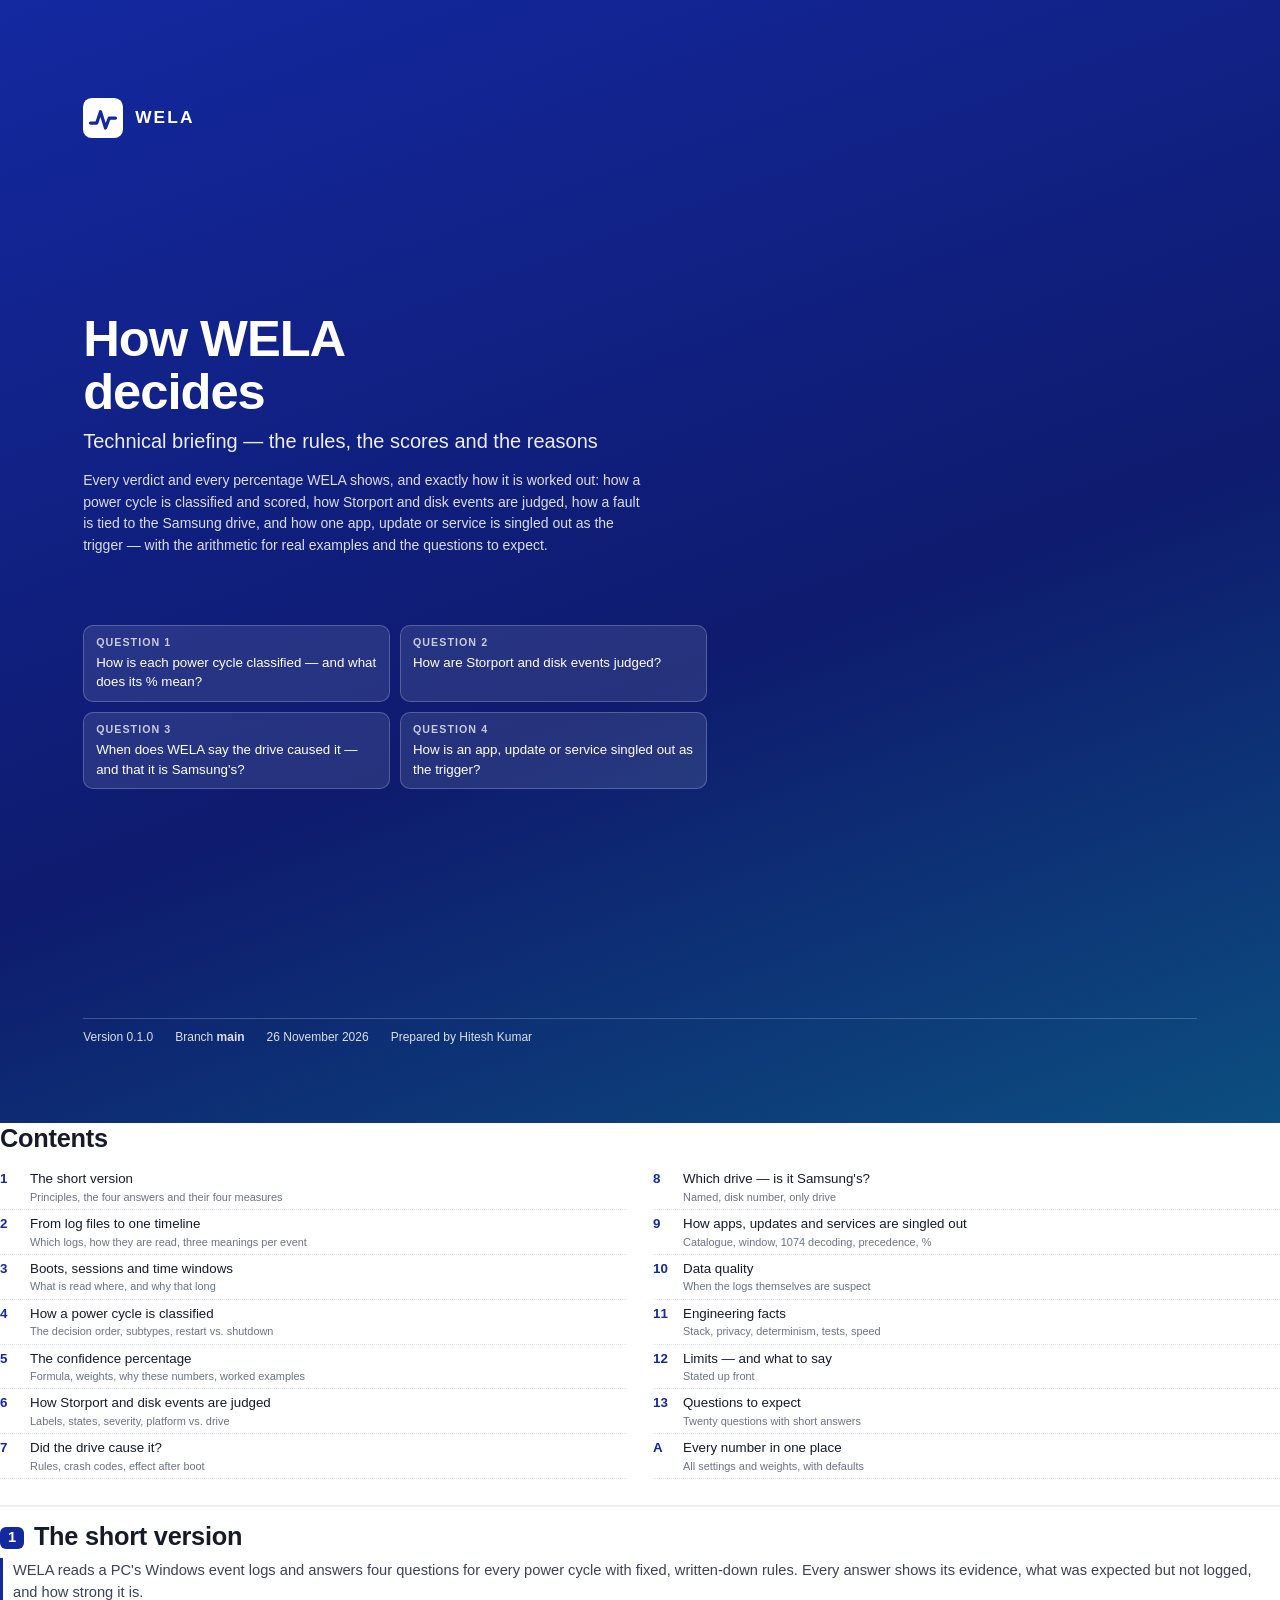
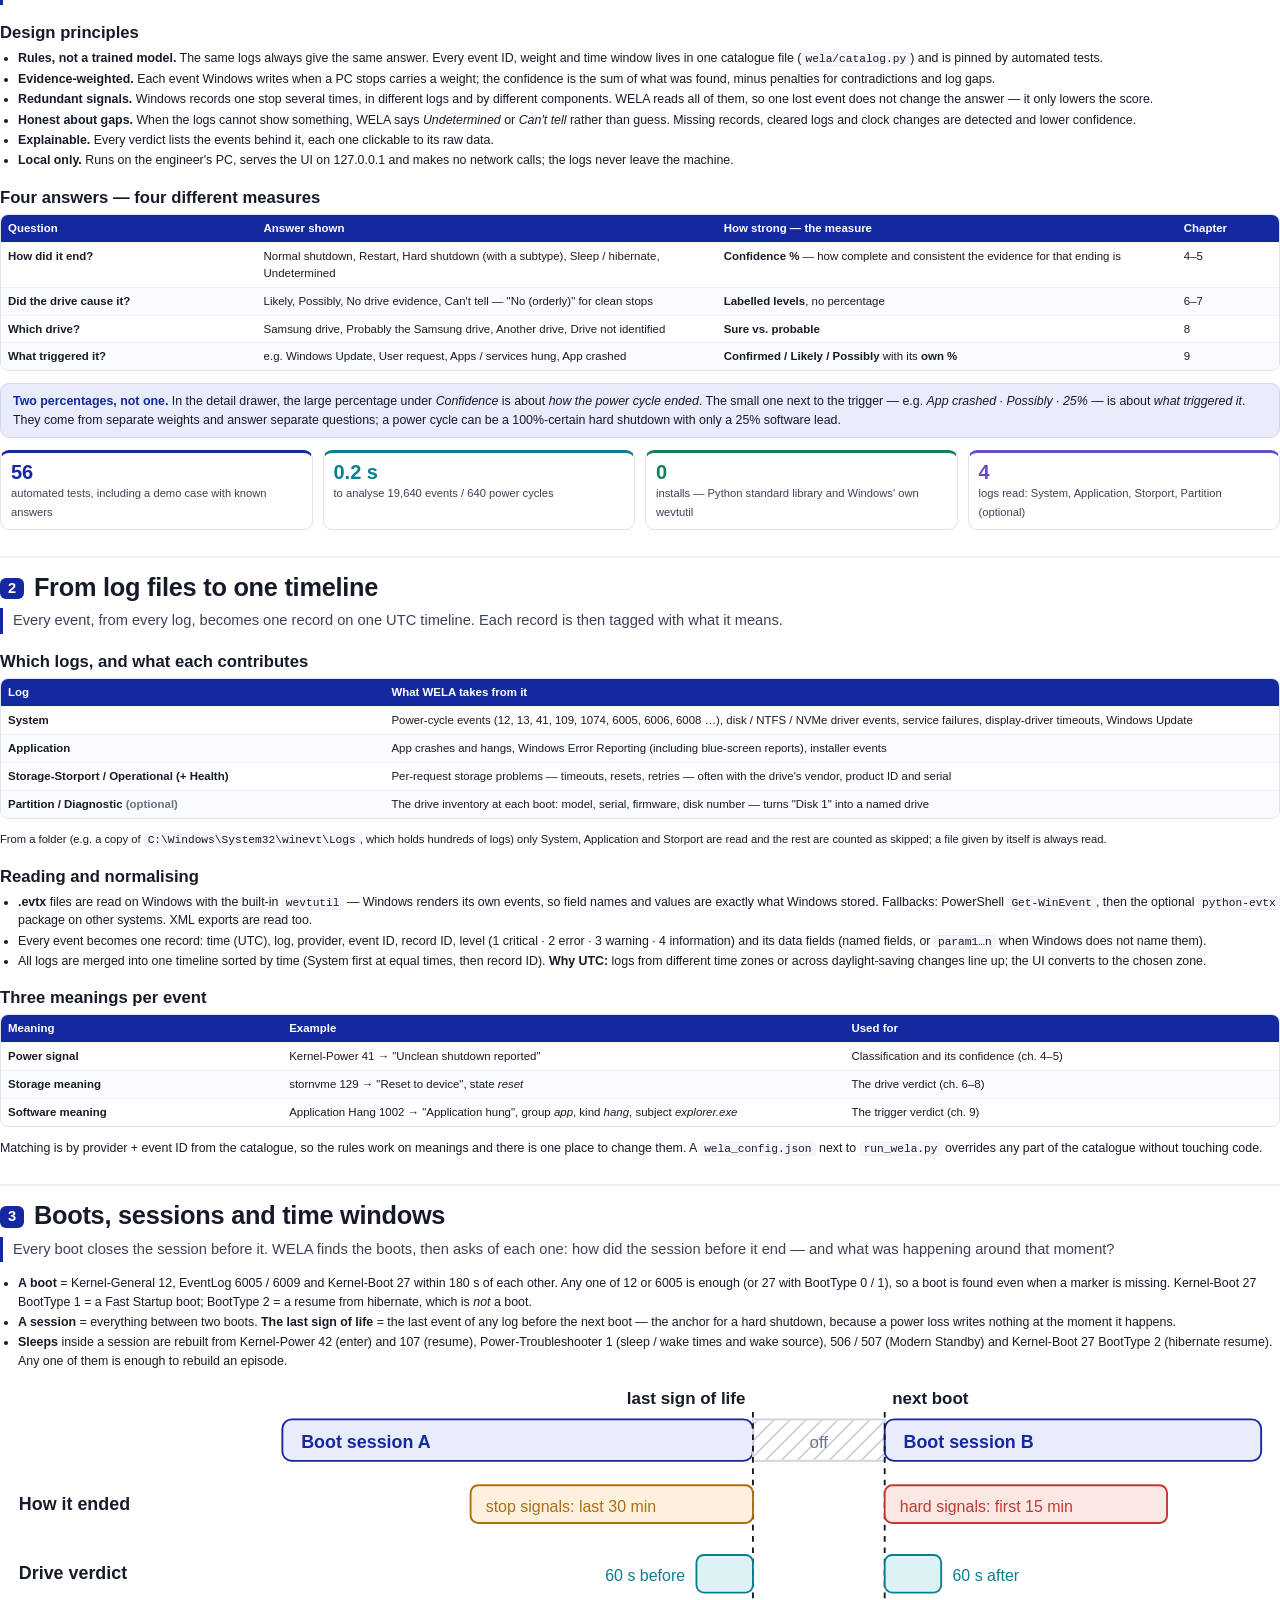
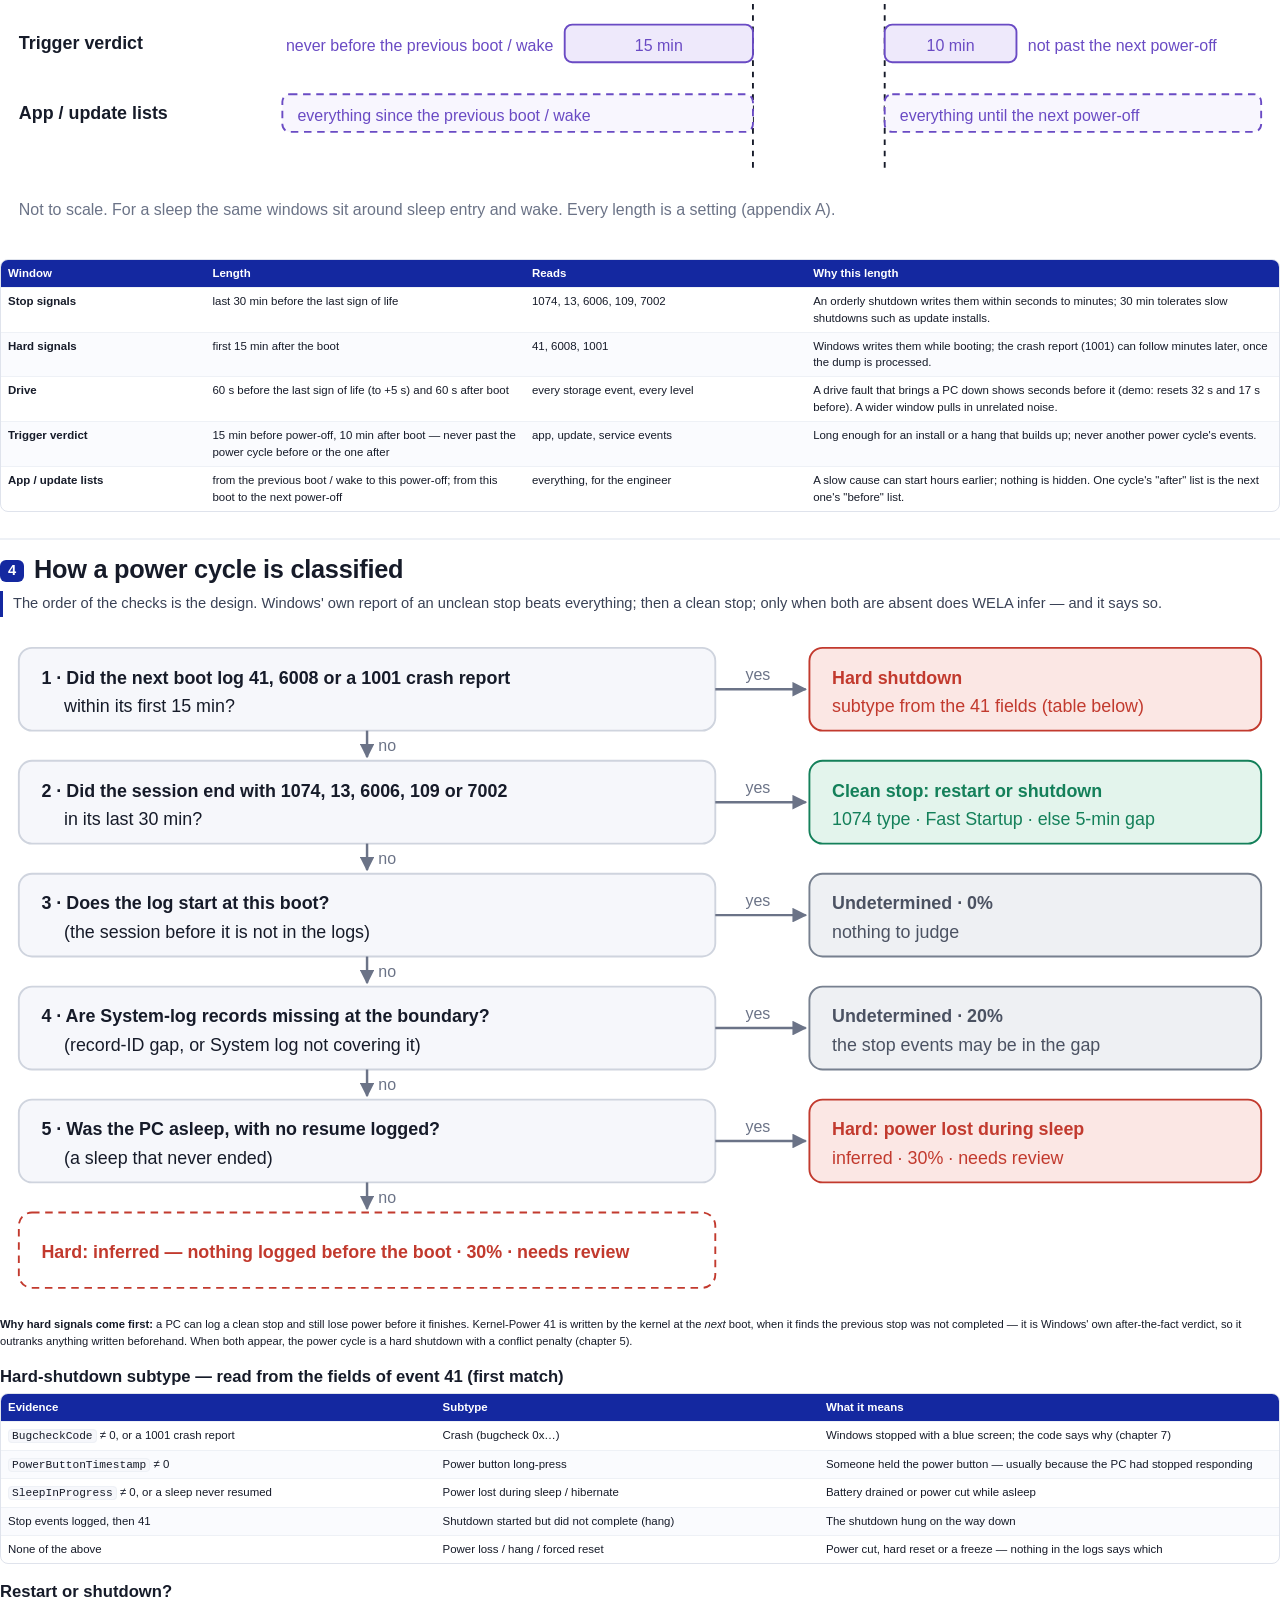
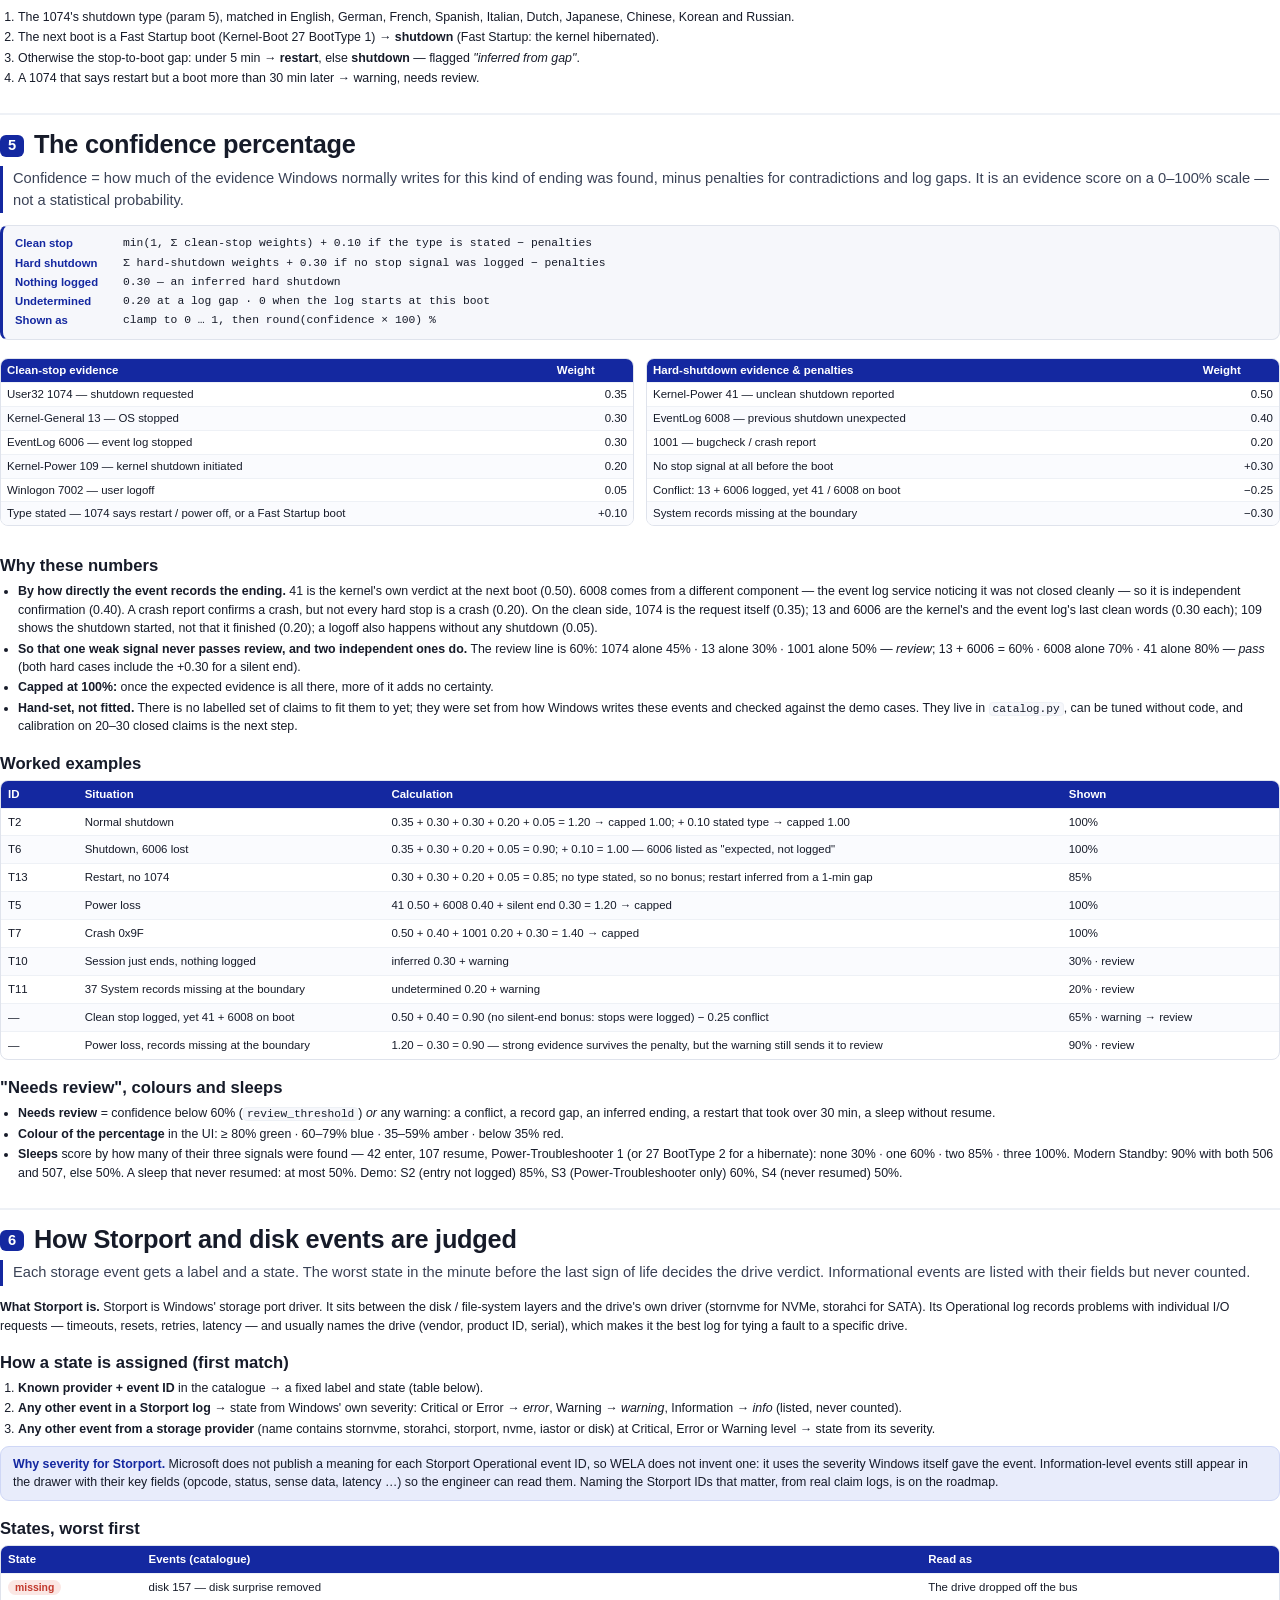
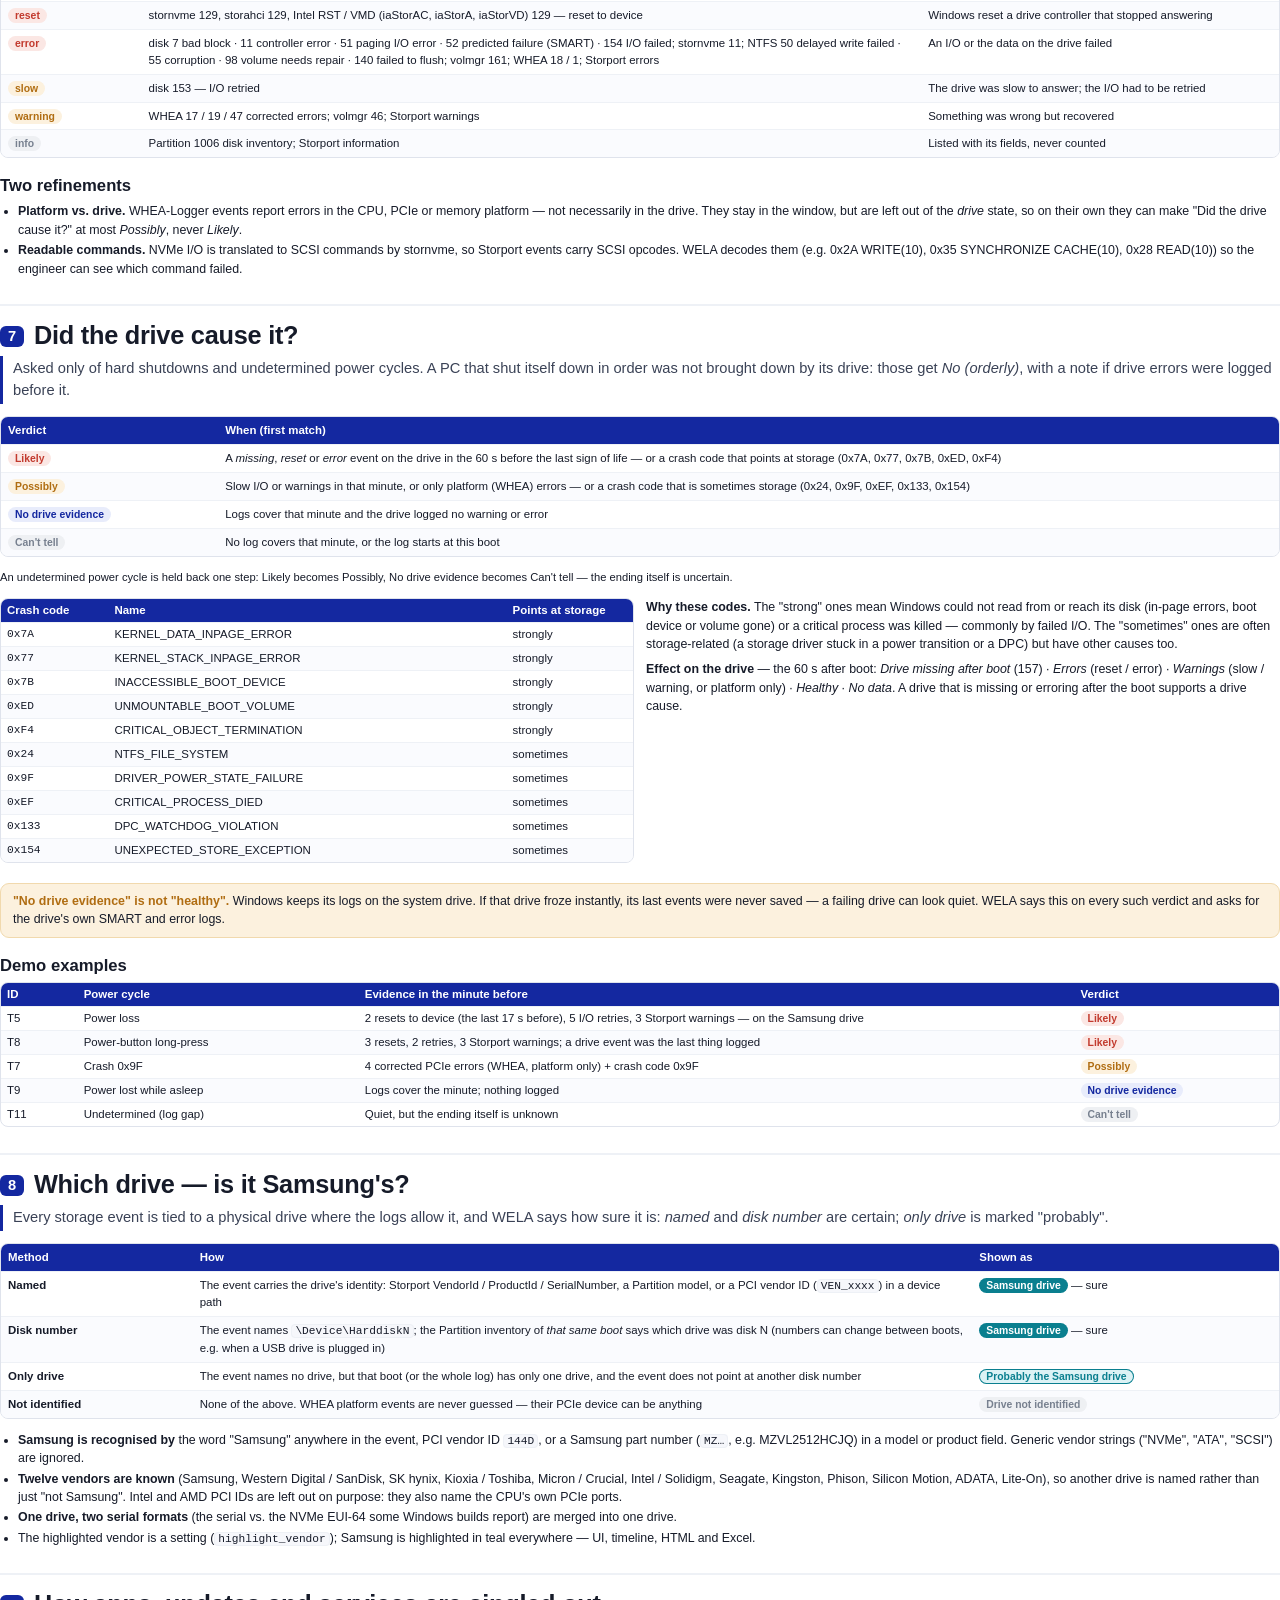
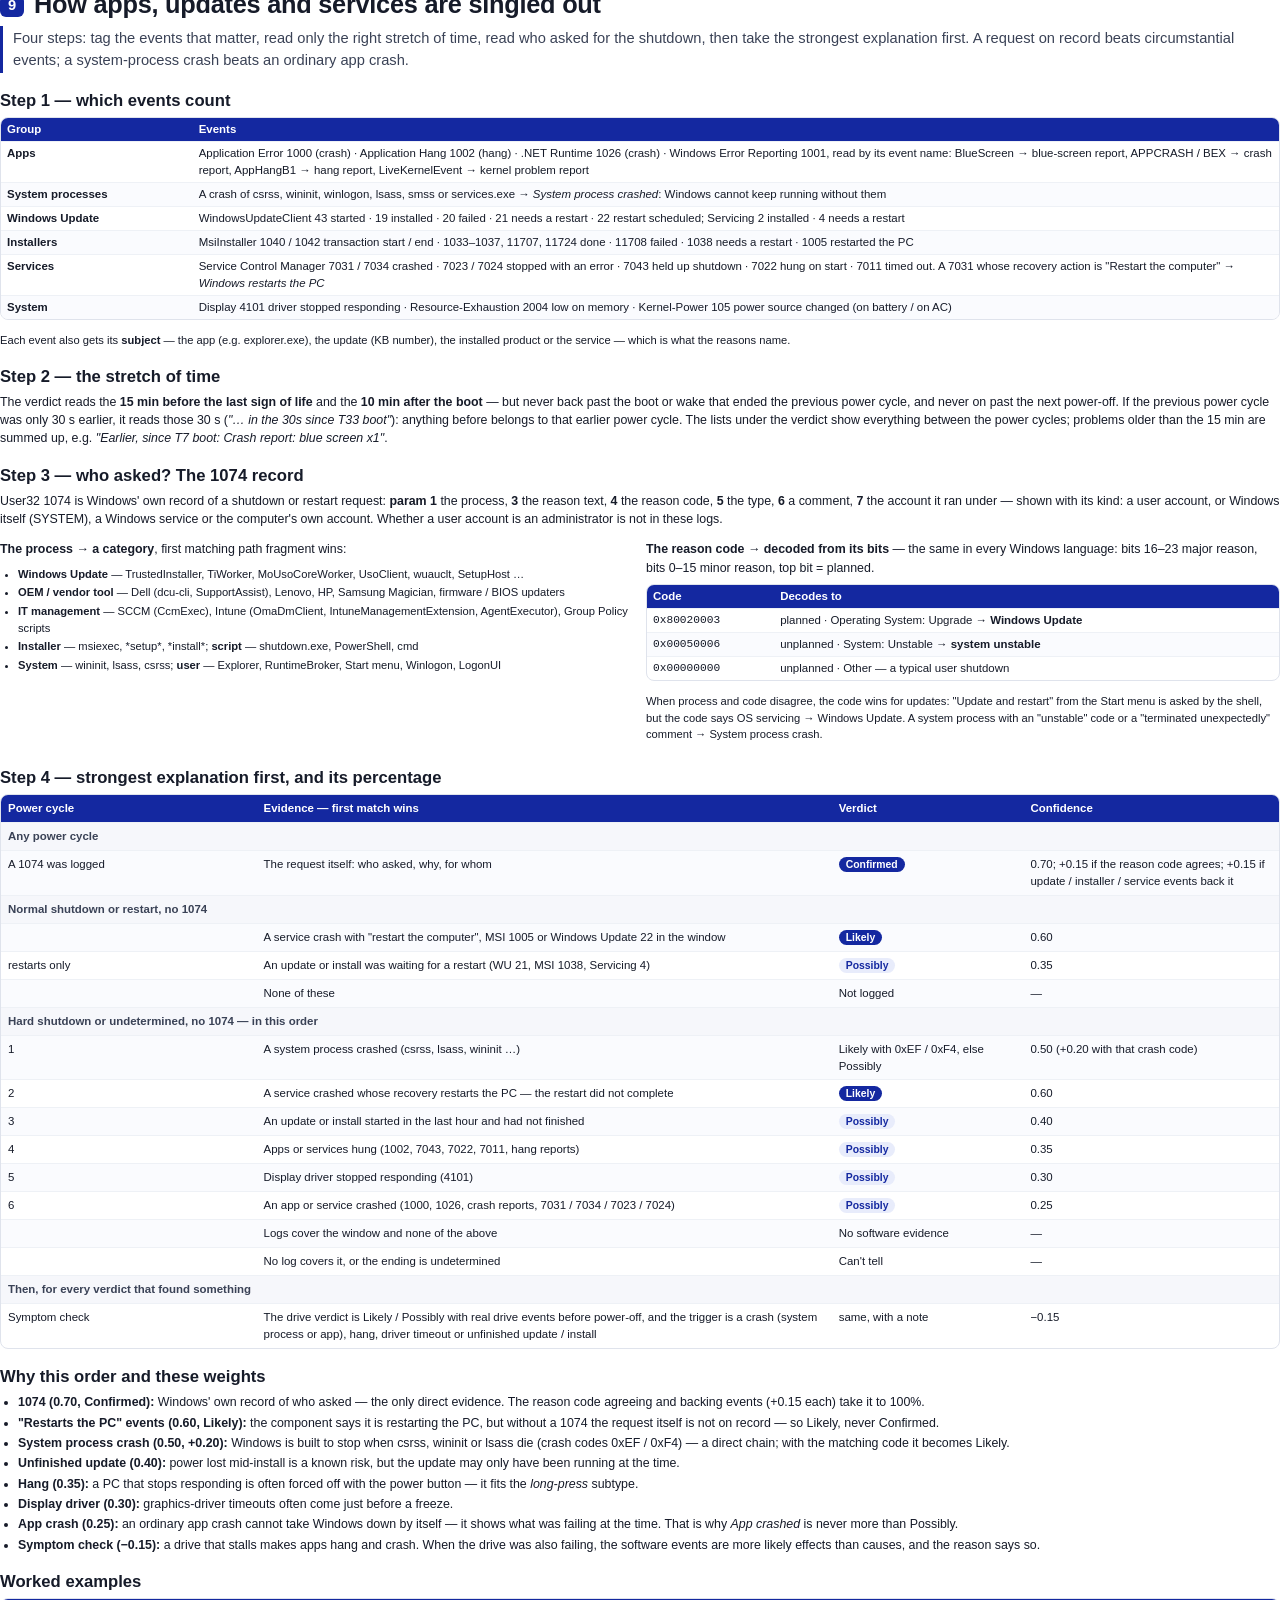
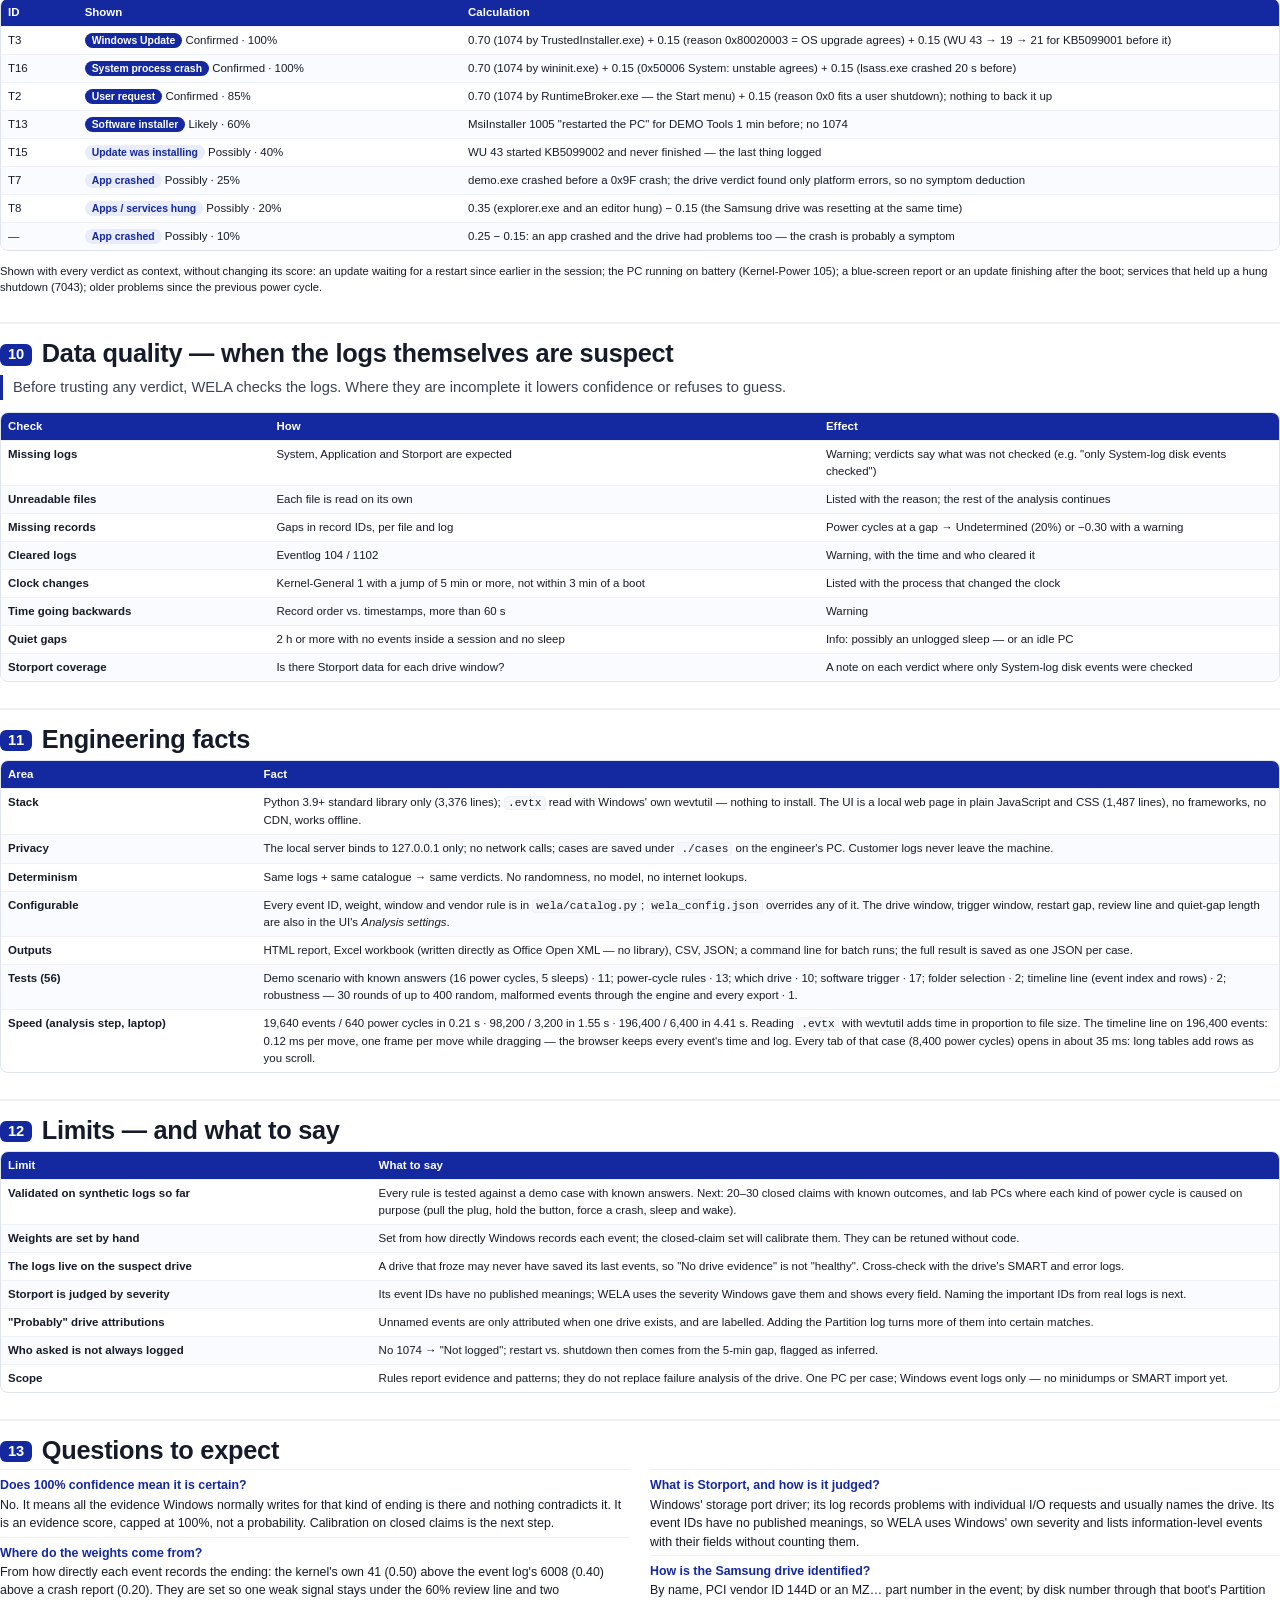
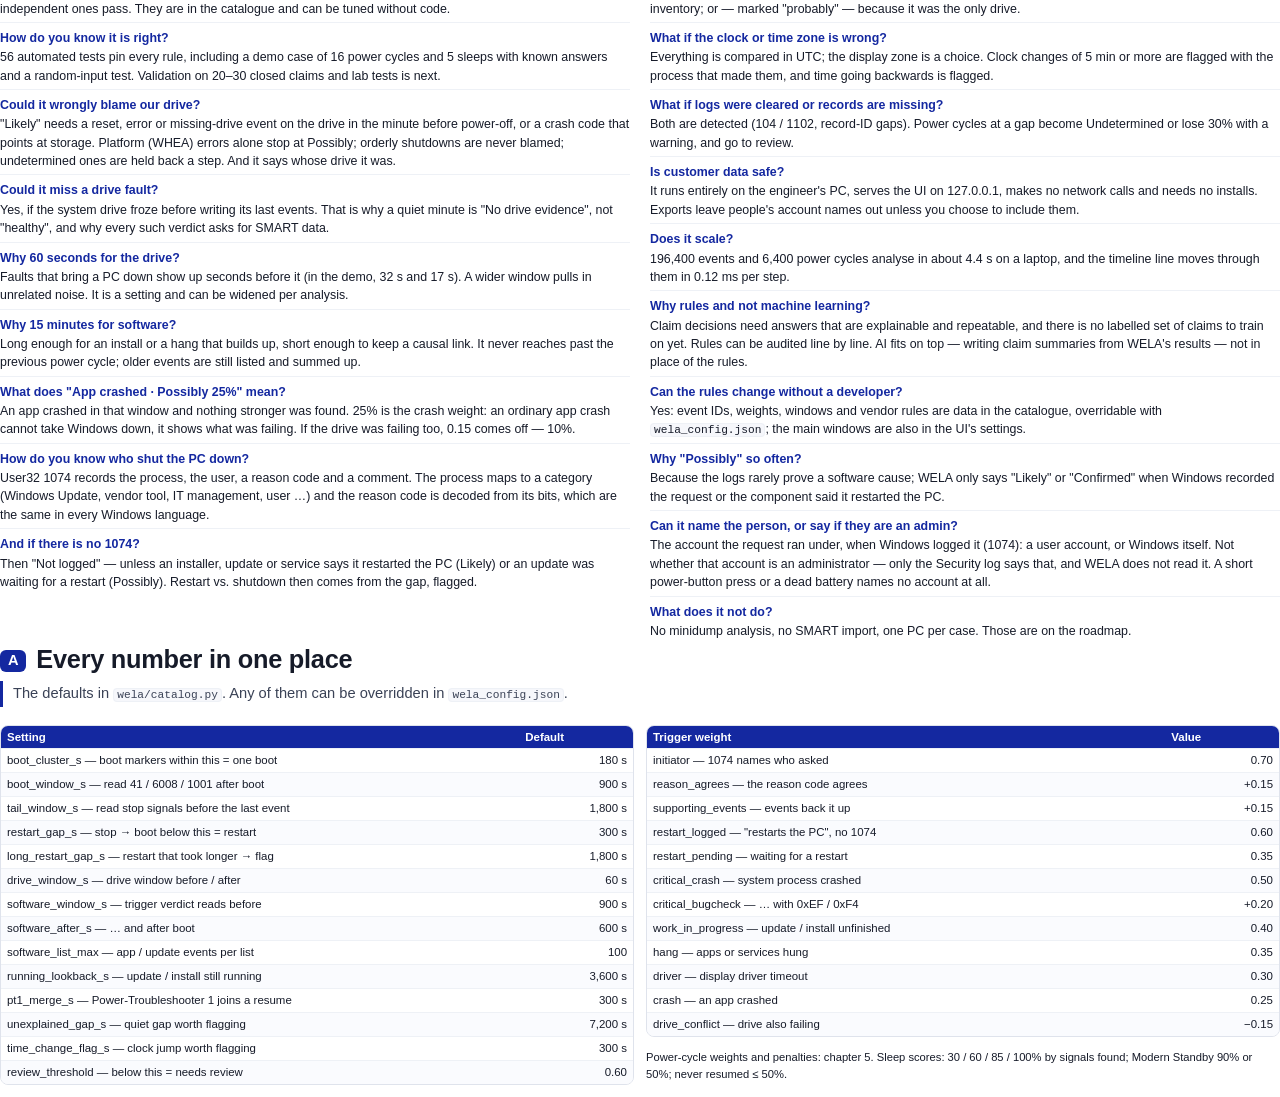
<file: docs/src/WELA-how-it-decides.html>
<!doctype html>
<!-- Source of docs/WELA-how-it-decides.pdf. Edit this file, then print it from the repository root with Chrome:
       chrome --headless=new --no-pdf-header-footer --generate-pdf-document-outline --virtual-time-budget=5000
              --print-to-pdf=docs/WELA-how-it-decides.pdf file:///<full path>/docs/src/WELA-how-it-decides.html
     (on macOS chrome is "/Applications/Google Chrome.app/Contents/MacOS/Google Chrome").
     Every number here comes from wela/catalog.py and wela/engine.py; the examples are the demo case ("Try demo data"). -->
<html lang="en">
<head>
<meta charset="utf-8">
<title>How WELA decides — technical briefing</title>
<style>
@page { size: A4; margin: 15mm 14mm 16mm 14mm;
  @bottom-left { content: "WELA · how it decides — technical briefing"; font: 7.5pt -apple-system, "Helvetica Neue", Arial, sans-serif; color: #8a91a3; }
  @bottom-right { content: counter(page) " / " counter(pages); font: 7.5pt -apple-system, "Helvetica Neue", Arial, sans-serif; color: #8a91a3; } }
@page :first { margin: 0; @bottom-left { content: none } @bottom-right { content: none } }
:root { --ink:#161b29; --ink2:#3a4256; --muted:#6b7387; --line:#dfe3ec; --line2:#eef1f6; --bg2:#f6f7fb;
  --accent:#1428a0; --accent-soft:#e8ecfb; --sam:#0a7f8f; --sam-soft:#dcf2f5; --ok:#14805a; --ok-soft:#e3f4ec;
  --warn:#b06d12; --warn-soft:#fcf1de; --bad:#c23a2e; --bad-soft:#fbe7e4; --purple:#6a4bc4; --purple-soft:#eee9fb;
  --grey:#77808f; --grey-soft:#eef0f3; }
* { box-sizing: border-box; }
html { -webkit-print-color-adjust: exact; print-color-adjust: exact; }
body { margin: 0; font: 9.3pt/1.48 -apple-system, "SF Pro Text", "Helvetica Neue", Arial, sans-serif; color: var(--ink); }
h1, h2, h3 { line-height: 1.2; color: var(--ink); }
h1 { font-size: 19pt; margin: 26px 0 4px; padding-top: 14px; border-top: 2px solid var(--line2); letter-spacing: -.01em; display: flex; align-items: baseline; gap: 10px; break-after: avoid; }
h1.pg { break-before: page; margin-top: 0; padding-top: 0; border-top: none; }
h1 .n { font-size: 11pt; color: #fff; background: var(--accent); border-radius: 6px; padding: 2px 8px; position: relative; top: -3px; }
h2 { font-size: 12.5pt; margin: 18px 0 6px; break-after: avoid; }
h3 { font-size: 10.5pt; margin: 12px 0 4px; break-after: avoid; }
p { margin: 5px 0 7px; }
ul, ol { margin: 4px 0 8px; padding-left: 18px; } li { margin: 2px 0; }
.lead { font-size: 11pt; color: var(--ink2); border-left: 3px solid var(--accent); padding: 2px 0 2px 10px; margin: 6px 0 12px; break-after: avoid; }
.muted { color: var(--muted); } .small { font-size: 8.4pt; }
code, .mono { font-family: "SF Mono", Menlo, Consolas, monospace; font-size: 8.4pt; }
code { background: var(--bg2); border: 1px solid var(--line2); border-radius: 4px; padding: 0 3px; }
table.t { width: 100%; border-collapse: separate; border-spacing: 0; margin: 6px 0 12px; font-size: 8.6pt; border: 1px solid var(--line); border-radius: 8px; overflow: hidden; }
table.t th { background: var(--accent); color: #fff; text-align: left; font-weight: 600; padding: 5px 7px; vertical-align: bottom; }
table.t td { padding: 5px 7px; border-top: 1px solid var(--line2); vertical-align: top; }
table.t tr { break-inside: avoid; }
table.t thead { display: table-header-group; }
table.t tr:nth-child(even) td { background: #fafbfe; }
table.t td.k { font-weight: 600; }
table.t td.n { text-align: right; font-variant-numeric: tabular-nums; white-space: nowrap; }
table.t.compact td, table.t.compact th { padding: 3px 6px; }
table.t tr.sub td { background: var(--bg2); font-weight: 600; color: var(--ink2); }
.chip { display: inline-block; padding: 0 7px; border-radius: 999px; font-size: 7.8pt; font-weight: 700; line-height: 15px; white-space: nowrap; }
.c-sam { background: var(--sam); color: #fff; } .c-samp { background: var(--sam-soft); color: var(--sam); box-shadow: inset 0 0 0 1px var(--sam); }
.c-other { background: var(--grey-soft); color: var(--ink2); } .c-nd { background: var(--grey-soft); color: var(--grey); }
.c-bad { background: var(--bad-soft); color: var(--bad); } .c-warn { background: var(--warn-soft); color: var(--warn); }
.c-ok { background: var(--ok-soft); color: var(--ok); } .c-acc { background: var(--accent-soft); color: var(--accent); }
.c-sw { background: var(--accent); color: #fff; }
.callout { border-radius: 9px; padding: 8px 12px; margin: 8px 0 12px; background: var(--accent-soft); border: 1px solid #cfd7f6; break-inside: avoid; }
.callout b:first-child { color: var(--accent); }
.callout.warn { background: var(--warn-soft); border-color: #f1d9ad; } .callout.warn b:first-child { color: var(--warn); }
.callout.sam { background: var(--sam-soft); border-color: #a9dde4; } .callout.sam b:first-child { color: var(--sam); }
.formula { font-family: "SF Mono", Menlo, Consolas, monospace; font-size: 8.5pt; line-height: 1.7; background: var(--bg2); border: 1px solid var(--line); border-left: 3px solid var(--accent); border-radius: 8px; padding: 8px 12px; margin: 6px 0 12px; break-inside: avoid; }
.formula b { color: var(--accent); font-family: -apple-system, "Helvetica Neue", Arial, sans-serif; }
.formula > div { display: grid; grid-template-columns: 100px 1fr; gap: 8px; }
.grid2 { display: grid; grid-template-columns: 1fr 1fr; gap: 12px; }
.grid4 { display: grid; grid-template-columns: repeat(4, 1fr); gap: 10px; margin: 8px 0 12px; }
.tile { border: 1px solid var(--line); border-radius: 9px; padding: 8px 10px; border-top: 3px solid var(--c, var(--accent)); break-inside: avoid; }
.tile b { display: block; font-size: 15pt; line-height: 1.15; color: var(--c, var(--accent)); }
.tile span { font-size: 8.4pt; color: var(--ink2); }
.qa { break-inside: avoid; border-top: 1px solid var(--line2); padding: 6px 0 4px; }
.qa .qq { font-weight: 700; color: var(--accent); display: block; margin-bottom: 1px; }
.qcols { columns: 2; column-gap: 20px; }
svg.dia { width: 100%; height: auto; display: block; margin: 6px 0 10px; break-inside: avoid; font-family: -apple-system, "Helvetica Neue", Arial, sans-serif; }
.toc { columns: 2; column-gap: 26px; font-size: 10pt; }
.toc a { color: var(--ink); text-decoration: none; display: flex; gap: 8px; padding: 4px 0; border-bottom: 1px dotted var(--line); break-inside: avoid; }
.toc a span:first-child { color: var(--accent); font-weight: 700; min-width: 22px; }
.toc a small { color: var(--muted); display: block; font-size: 8.2pt; }
.avoid { break-inside: avoid; }
/* cover */
.cover { height: 297mm; padding: 26mm 22mm 20mm; background: linear-gradient(160deg, #1428a0 0%, #0e1b6e 58%, #0a7f8f 140%); color: #fff; display: flex; flex-direction: column; }
.cover .logo { display: flex; gap: 12px; align-items: center; font-weight: 800; letter-spacing: .12em; font-size: 13pt; }
.cover .logo svg { width: 40px; height: 40px; }
.cover h0 { display: block; font-size: 38pt; font-weight: 800; letter-spacing: -.02em; margin-top: 46mm; line-height: 1.05; }
.cover .sub { font-size: 15pt; opacity: .92; margin-top: 8px; }
.cover .desc { font-size: 10.5pt; opacity: .85; max-width: 150mm; margin-top: 14px; line-height: 1.55; }
.cover .qs { display: grid; grid-template-columns: 1fr 1fr; gap: 10px; margin-top: 18mm; max-width: 165mm; }
.cover .qs div { background: rgba(255,255,255,.1); border: 1px solid rgba(255,255,255,.22); border-radius: 10px; padding: 9px 12px; font-size: 10pt; }
.cover .qs b { display: block; font-size: 8pt; letter-spacing: .1em; text-transform: uppercase; opacity: .75; margin-bottom: 2px; }
.cover .meta { margin-top: auto; font-size: 9pt; opacity: .85; display: flex; gap: 22px; flex-wrap: wrap; border-top: 1px solid rgba(255,255,255,.25); padding-top: 10px; }
</style>
</head>
<body>

<!-- ============================================================ COVER -->
<section class="cover">
  <div class="logo"><svg viewBox="0 0 32 32"><rect width="32" height="32" rx="7" fill="#fff"/><path d="M6 20h5l3-9 4 13 3-8h5" fill="none" stroke="#1428a0" stroke-width="2.6" stroke-linecap="round" stroke-linejoin="round"/></svg>WELA</div>
  <h0>How WELA<br>decides</h0>
  <div class="sub">Technical briefing — the rules, the scores and the reasons</div>
  <div class="desc">Every verdict and every percentage WELA shows, and exactly how it is worked out: how a power cycle is
    classified and scored, how Storport and disk events are judged, how a fault is tied to the Samsung drive, and how one
    app, update or service is singled out as the trigger — with the arithmetic for real examples and the questions to expect.</div>
  <div class="qs">
    <div><b>Question 1</b>How is each power cycle classified — and what does its % mean?</div>
    <div><b>Question 2</b>How are Storport and disk events judged?</div>
    <div><b>Question 3</b>When does WELA say the drive caused it — and that it is Samsung's?</div>
    <div><b>Question 4</b>How is an app, update or service singled out as the trigger?</div>
  </div>
  <div class="meta"><span>Version 0.1.0</span><span>Branch <b>main</b></span><span>26 November 2026</span><span>Prepared by Hitesh Kumar</span></div>
</section>

<!-- ============================================================ CONTENTS -->
<h1 id="contents" style="margin-top:0;padding-top:0;border-top:none">Contents</h1>
<div class="toc" style="margin-top:12px">
  <a href="#short"><span>1</span><div>The short version<small>Principles, the four answers and their four measures</small></div></a>
  <a href="#timeline"><span>2</span><div>From log files to one timeline<small>Which logs, how they are read, three meanings per event</small></div></a>
  <a href="#windows"><span>3</span><div>Boots, sessions and time windows<small>What is read where, and why that long</small></div></a>
  <a href="#classify"><span>4</span><div>How a power cycle is classified<small>The decision order, subtypes, restart vs. shutdown</small></div></a>
  <a href="#confidence"><span>5</span><div>The confidence percentage<small>Formula, weights, why these numbers, worked examples</small></div></a>
  <a href="#storport"><span>6</span><div>How Storport and disk events are judged<small>Labels, states, severity, platform vs. drive</small></div></a>
  <a href="#drive"><span>7</span><div>Did the drive cause it?<small>Rules, crash codes, effect after boot</small></div></a>
  <a href="#which"><span>8</span><div>Which drive — is it Samsung's?<small>Named, disk number, only drive</small></div></a>
  <a href="#software"><span>9</span><div>How apps, updates and services are singled out<small>Catalogue, window, 1074 decoding, precedence, %</small></div></a>
  <a href="#quality"><span>10</span><div>Data quality<small>When the logs themselves are suspect</small></div></a>
  <a href="#eng"><span>11</span><div>Engineering facts<small>Stack, privacy, determinism, tests, speed</small></div></a>
  <a href="#limits"><span>12</span><div>Limits — and what to say<small>Stated up front</small></div></a>
  <a href="#qa"><span>13</span><div>Questions to expect<small>Twenty questions with short answers</small></div></a>
  <a href="#numbers"><span>A</span><div>Every number in one place<small>All settings and weights, with defaults</small></div></a>
</div>

<!-- ============================================================ 1 SHORT -->
<h1 id="short"><span class="n">1</span>The short version</h1>
<div class="lead">WELA reads a PC's Windows event logs and answers four questions for every power cycle with fixed, written-down rules. Every answer shows its evidence, what was expected but not logged, and how strong it is.</div>
<h2>Design principles</h2>
<ul>
  <li><b>Rules, not a trained model.</b> The same logs always give the same answer. Every event ID, weight and time window lives in one catalogue file (<code>wela/catalog.py</code>) and is pinned by automated tests.</li>
  <li><b>Evidence-weighted.</b> Each event Windows writes when a PC stops carries a weight; the confidence is the sum of what was found, minus penalties for contradictions and log gaps.</li>
  <li><b>Redundant signals.</b> Windows records one stop several times, in different logs and by different components. WELA reads all of them, so one lost event does not change the answer — it only lowers the score.</li>
  <li><b>Honest about gaps.</b> When the logs cannot show something, WELA says <i>Undetermined</i> or <i>Can't tell</i> rather than guess. Missing records, cleared logs and clock changes are detected and lower confidence.</li>
  <li><b>Explainable.</b> Every verdict lists the events behind it, each one clickable to its raw data.</li>
  <li><b>Local only.</b> Runs on the engineer's PC, serves the UI on 127.0.0.1 and makes no network calls; the logs never leave the machine.</li>
</ul>
<h2>Four answers — four different measures</h2>
<table class="t">
  <thead><tr><th style="width:20%">Question</th><th style="width:36%">Answer shown</th><th>How strong — the measure</th><th style="width:8%">Chapter</th></tr></thead><tbody>
  <tr><td class="k">How did it end?</td><td>Normal shutdown, Restart, Hard shutdown (with a subtype), Sleep / hibernate, Undetermined</td><td><b>Confidence %</b> — how complete and consistent the evidence for that ending is</td><td>4–5</td></tr>
  <tr><td class="k">Did the drive cause it?</td><td>Likely, Possibly, No drive evidence, Can't tell — "No (orderly)" for clean stops</td><td><b>Labelled levels</b>, no percentage</td><td>6–7</td></tr>
  <tr><td class="k">Which drive?</td><td>Samsung drive, Probably the Samsung drive, Another drive, Drive not identified</td><td><b>Sure vs. probable</b></td><td>8</td></tr>
  <tr><td class="k">What triggered it?</td><td>e.g. Windows Update, User request, Apps / services hung, App crashed</td><td><b>Confirmed / Likely / Possibly</b> with its <b>own %</b></td><td>9</td></tr>
</tbody></table>
<div class="callout"><b>Two percentages, not one.</b> In the detail drawer, the large percentage under <i>Confidence</i> is about <i>how the power cycle ended</i>. The small one next to the trigger — e.g. <i>App crashed · Possibly · 25%</i> — is about <i>what triggered it</i>. They come from separate weights and answer separate questions; a power cycle can be a 100%-certain hard shutdown with only a 25% software lead.</div>
<div class="grid4">
  <div class="tile"><b>56</b><span>automated tests, including a demo case with known answers</span></div>
  <div class="tile" style="--c:var(--sam)"><b>0.2 s</b><span>to analyse 19,640 events / 640 power cycles</span></div>
  <div class="tile" style="--c:var(--ok)"><b>0</b><span>installs — Python standard library and Windows' own wevtutil</span></div>
  <div class="tile" style="--c:var(--purple)"><b>4</b><span>logs read: System, Application, Storport, Partition (optional)</span></div>
</div>

<!-- ============================================================ 2 TIMELINE -->
<h1 id="timeline"><span class="n">2</span>From log files to one timeline</h1>
<div class="lead">Every event, from every log, becomes one record on one UTC timeline. Each record is then tagged with what it means.</div>
<h2>Which logs, and what each contributes</h2>
<table class="t">
  <thead><tr><th style="width:30%">Log</th><th>What WELA takes from it</th></tr></thead><tbody>
  <tr><td class="k">System</td><td>Power-cycle events (12, 13, 41, 109, 1074, 6005, 6006, 6008 …), disk / NTFS / NVMe driver events, service failures, display-driver timeouts, Windows Update</td></tr>
  <tr><td class="k">Application</td><td>App crashes and hangs, Windows Error Reporting (including blue-screen reports), installer events</td></tr>
  <tr><td class="k">Storage-Storport / Operational (+ Health)</td><td>Per-request storage problems — timeouts, resets, retries — often with the drive's vendor, product ID and serial</td></tr>
  <tr><td class="k">Partition / Diagnostic <span class="muted">(optional)</span></td><td>The drive inventory at each boot: model, serial, firmware, disk number — turns "Disk 1" into a named drive</td></tr>
</tbody></table>
<p class="small">From a folder (e.g. a copy of <code>C:\Windows\System32\winevt\Logs</code>, which holds hundreds of logs) only System, Application and Storport are read and the rest are counted as skipped; a file given by itself is always read.</p>
<h2>Reading and normalising</h2>
<ul>
  <li><b>.evtx</b> files are read on Windows with the built-in <code>wevtutil</code> — Windows renders its own events, so field names and values are exactly what Windows stored. Fallbacks: PowerShell <code>Get-WinEvent</code>, then the optional <code>python-evtx</code> package on other systems. XML exports are read too.</li>
  <li>Every event becomes one record: time (UTC), log, provider, event ID, record ID, level (1 critical · 2 error · 3 warning · 4 information) and its data fields (named fields, or <code>param1…n</code> when Windows does not name them).</li>
  <li>All logs are merged into one timeline sorted by time (System first at equal times, then record ID). <b>Why UTC:</b> logs from different time zones or across daylight-saving changes line up; the UI converts to the chosen zone.</li>
</ul>
<h2>Three meanings per event</h2>
<table class="t">
  <thead><tr><th style="width:22%">Meaning</th><th style="width:44%">Example</th><th>Used for</th></tr></thead><tbody>
  <tr><td class="k">Power signal</td><td>Kernel-Power 41 → "Unclean shutdown reported"</td><td>Classification and its confidence (ch. 4–5)</td></tr>
  <tr><td class="k">Storage meaning</td><td>stornvme 129 → "Reset to device", state <i>reset</i></td><td>The drive verdict (ch. 6–8)</td></tr>
  <tr><td class="k">Software meaning</td><td>Application Hang 1002 → "Application hung", group <i>app</i>, kind <i>hang</i>, subject <i>explorer.exe</i></td><td>The trigger verdict (ch. 9)</td></tr>
</tbody></table>
<p>Matching is by provider + event ID from the catalogue, so the rules work on meanings and there is one place to change them. A <code>wela_config.json</code> next to <code>run_wela.py</code> overrides any part of the catalogue without touching code.</p>

<!-- ============================================================ 3 WINDOWS -->
<h1 id="windows"><span class="n">3</span>Boots, sessions and time windows</h1>
<div class="lead">Every boot closes the session before it. WELA finds the boots, then asks of each one: how did the session before it end — and what was happening around that moment?</div>
<ul>
  <li><b>A boot</b> = Kernel-General 12, EventLog 6005 / 6009 and Kernel-Boot 27 within 180 s of each other. Any one of 12 or 6005 is enough (or 27 with BootType 0 / 1), so a boot is found even when a marker is missing. Kernel-Boot 27 BootType 1 = a Fast Startup boot; BootType 2 = a resume from hibernate, which is <i>not</i> a boot.</li>
  <li><b>A session</b> = everything between two boots. <b>The last sign of life</b> = the last event of any log before the next boot — the anchor for a hard shutdown, because a power loss writes nothing at the moment it happens.</li>
  <li><b>Sleeps</b> inside a session are rebuilt from Kernel-Power 42 (enter) and 107 (resume), Power-Troubleshooter 1 (sleep / wake times and wake source), 506 / 507 (Modern Standby) and Kernel-Boot 27 BootType 2 (hibernate resume). Any one of them is enough to rebuild an episode.</li>
</ul>
<svg class="dia" viewBox="0 0 680 250" role="img" aria-label="Time windows around one power cycle">
  <defs><pattern id="hatch" width="6" height="6" patternUnits="userSpaceOnUse" patternTransform="rotate(45)"><line x1="0" y1="0" x2="0" y2="6" stroke="#cfd4de" stroke-width="2"/></pattern></defs>
  <text x="396" y="14" font-size="9" fill="#161b29" text-anchor="end" font-weight="700">last sign of life</text>
  <text x="474" y="14" font-size="9" fill="#161b29" font-weight="700">next boot</text>
  <rect x="150" y="22" width="250" height="22" rx="5" fill="#e8ecfb" stroke="#1428a0"/>
  <text x="160" y="37" font-size="9.5" fill="#1428a0" font-weight="600">Boot session A</text>
  <rect x="400" y="22" width="70" height="22" fill="url(#hatch)" stroke="#cfd4de"/>
  <text x="435" y="37" font-size="9" fill="#6b7387" text-anchor="middle">off</text>
  <rect x="470" y="22" width="200" height="22" rx="5" fill="#e8ecfb" stroke="#1428a0"/>
  <text x="480" y="37" font-size="9.5" fill="#1428a0" font-weight="600">Boot session B</text>
  <line x1="400" y1="18" x2="400" y2="210" stroke="#161b29" stroke-dasharray="3 3"/>
  <line x1="470" y1="18" x2="470" y2="210" stroke="#161b29" stroke-dasharray="3 3"/>
  <text x="10" y="70" font-size="9.5" fill="#161b29" font-weight="700">How it ended</text>
  <rect x="250" y="57" width="150" height="20" rx="4" fill="#fcf1de" stroke="#b06d12"/>
  <text x="258" y="71" font-size="8.5" fill="#b06d12">stop signals: last 30 min</text>
  <rect x="470" y="57" width="150" height="20" rx="4" fill="#fbe7e4" stroke="#c23a2e"/>
  <text x="478" y="71" font-size="8.5" fill="#c23a2e">hard signals: first 15 min</text>
  <text x="10" y="107" font-size="9.5" fill="#161b29" font-weight="700">Drive verdict</text>
  <rect x="370" y="94" width="30" height="20" rx="4" fill="#dcf2f5" stroke="#0a7f8f"/>
  <text x="364" y="108" font-size="8.5" fill="#0a7f8f" text-anchor="end">60 s before</text>
  <rect x="470" y="94" width="30" height="20" rx="4" fill="#dcf2f5" stroke="#0a7f8f"/>
  <text x="506" y="108" font-size="8.5" fill="#0a7f8f">60 s after</text>
  <text x="10" y="144" font-size="9.5" fill="#161b29" font-weight="700">Trigger verdict</text>
  <rect x="300" y="131" width="100" height="20" rx="4" fill="#eee9fb" stroke="#6a4bc4"/>
  <text x="350" y="145" font-size="8.5" fill="#6a4bc4" text-anchor="middle">15 min</text>
  <text x="294" y="145" font-size="8.5" fill="#6a4bc4" text-anchor="end">never before the previous boot / wake</text>
  <rect x="470" y="131" width="70" height="20" rx="4" fill="#eee9fb" stroke="#6a4bc4"/>
  <text x="505" y="145" font-size="8.5" fill="#6a4bc4" text-anchor="middle">10 min</text>
  <text x="546" y="145" font-size="8.5" fill="#6a4bc4">not past the next power-off</text>
  <text x="10" y="181" font-size="9.5" fill="#161b29" font-weight="700">App / update lists</text>
  <rect x="150" y="168" width="250" height="20" rx="4" fill="#f8f6fe" stroke="#6a4bc4" stroke-dasharray="4 3"/>
  <text x="158" y="182" font-size="8.5" fill="#6a4bc4">everything since the previous boot / wake</text>
  <rect x="470" y="168" width="200" height="20" rx="4" fill="#f8f6fe" stroke="#6a4bc4" stroke-dasharray="4 3"/>
  <text x="478" y="182" font-size="8.5" fill="#6a4bc4">everything until the next power-off</text>
  <text x="10" y="232" font-size="8.5" fill="#6b7387">Not to scale. For a sleep the same windows sit around sleep entry and wake. Every length is a setting (appendix A).</text>
</svg>
<table class="t">
  <thead><tr><th style="width:16%">Window</th><th style="width:25%">Length</th><th style="width:22%">Reads</th><th>Why this length</th></tr></thead><tbody>
  <tr><td class="k">Stop signals</td><td>last 30 min before the last sign of life</td><td>1074, 13, 6006, 109, 7002</td><td>An orderly shutdown writes them within seconds to minutes; 30 min tolerates slow shutdowns such as update installs.</td></tr>
  <tr><td class="k">Hard signals</td><td>first 15 min after the boot</td><td>41, 6008, 1001</td><td>Windows writes them while booting; the crash report (1001) can follow minutes later, once the dump is processed.</td></tr>
  <tr><td class="k">Drive</td><td>60 s before the last sign of life (to +5 s) and 60 s after boot</td><td>every storage event, every level</td><td>A drive fault that brings a PC down shows seconds before it (demo: resets 32 s and 17 s before). A wider window pulls in unrelated noise.</td></tr>
  <tr><td class="k">Trigger verdict</td><td>15 min before power-off, 10 min after boot — never past the power cycle before or the one after</td><td>app, update, service events</td><td>Long enough for an install or a hang that builds up; never another power cycle's events.</td></tr>
  <tr><td class="k">App / update lists</td><td>from the previous boot / wake to this power-off; from this boot to the next power-off</td><td>everything, for the engineer</td><td>A slow cause can start hours earlier; nothing is hidden. One cycle's "after" list is the next one's "before" list.</td></tr>
</tbody></table>

<!-- ============================================================ 4 CLASSIFY -->
<h1 id="classify"><span class="n">4</span>How a power cycle is classified</h1>
<div class="lead">The order of the checks is the design. Windows' own report of an unclean stop beats everything; then a clean stop; only when both are absent does WELA infer — and it says so.</div>
<svg class="dia" viewBox="0 0 680 360" role="img" aria-label="Decision order for classifying a power cycle">
  <defs><marker id="ar" viewBox="0 0 10 10" refX="9" refY="5" markerWidth="6" markerHeight="6" orient="auto"><path d="M0 0L10 5L0 10z" fill="#6b7387"/></marker></defs>
  <g font-size="9.5" fill="#161b29">
    <rect x="10" y="10" width="370" height="44" rx="7" fill="#f6f7fb" stroke="#cfd4de"/>
    <text x="22" y="29" font-weight="700">1 · Did the next boot log 41, 6008 or a 1001 crash report</text><text x="34" y="44">within its first 15 min?</text>
    <rect x="430" y="10" width="240" height="44" rx="7" fill="#fbe7e4" stroke="#c23a2e"/>
    <text x="442" y="29" font-weight="700" fill="#c23a2e">Hard shutdown</text><text x="442" y="44" fill="#c23a2e">subtype from the 41 fields (table below)</text>
    <rect x="10" y="70" width="370" height="44" rx="7" fill="#f6f7fb" stroke="#cfd4de"/>
    <text x="22" y="89" font-weight="700">2 · Did the session end with 1074, 13, 6006, 109 or 7002</text><text x="34" y="104">in its last 30 min?</text>
    <rect x="430" y="70" width="240" height="44" rx="7" fill="#e3f4ec" stroke="#14805a"/>
    <text x="442" y="89" font-weight="700" fill="#14805a">Clean stop: restart or shutdown</text><text x="442" y="104" fill="#14805a">1074 type · Fast Startup · else 5-min gap</text>
    <rect x="10" y="130" width="370" height="44" rx="7" fill="#f6f7fb" stroke="#cfd4de"/>
    <text x="22" y="149" font-weight="700">3 · Does the log start at this boot?</text><text x="34" y="164">(the session before it is not in the logs)</text>
    <rect x="430" y="130" width="240" height="44" rx="7" fill="#eef0f3" stroke="#77808f"/>
    <text x="442" y="149" font-weight="700" fill="#4b5262">Undetermined · 0%</text><text x="442" y="164" fill="#4b5262">nothing to judge</text>
    <rect x="10" y="190" width="370" height="44" rx="7" fill="#f6f7fb" stroke="#cfd4de"/>
    <text x="22" y="209" font-weight="700">4 · Are System-log records missing at the boundary?</text><text x="34" y="224">(record-ID gap, or System log not covering it)</text>
    <rect x="430" y="190" width="240" height="44" rx="7" fill="#eef0f3" stroke="#77808f"/>
    <text x="442" y="209" font-weight="700" fill="#4b5262">Undetermined · 20%</text><text x="442" y="224" fill="#4b5262">the stop events may be in the gap</text>
    <rect x="10" y="250" width="370" height="44" rx="7" fill="#f6f7fb" stroke="#cfd4de"/>
    <text x="22" y="269" font-weight="700">5 · Was the PC asleep, with no resume logged?</text><text x="34" y="284">(a sleep that never ended)</text>
    <rect x="430" y="250" width="240" height="44" rx="7" fill="#fbe7e4" stroke="#c23a2e"/>
    <text x="442" y="269" font-weight="700" fill="#c23a2e">Hard: power lost during sleep</text><text x="442" y="284" fill="#c23a2e">inferred · 30% · needs review</text>
    <rect x="10" y="310" width="370" height="40" rx="7" fill="#fff" stroke="#c23a2e" stroke-dasharray="4 3"/>
    <text x="22" y="334" font-weight="700" fill="#c23a2e">Hard: inferred — nothing logged before the boot · 30% · needs review</text>
  </g>
  <g stroke="#6b7387" stroke-width="1.3" marker-end="url(#ar)">
    <line x1="380" y1="32" x2="428" y2="32"/><line x1="380" y1="92" x2="428" y2="92"/><line x1="380" y1="152" x2="428" y2="152"/>
    <line x1="380" y1="212" x2="428" y2="212"/><line x1="380" y1="272" x2="428" y2="272"/>
    <line x1="195" y1="54" x2="195" y2="68"/><line x1="195" y1="114" x2="195" y2="128"/><line x1="195" y1="174" x2="195" y2="188"/>
    <line x1="195" y1="234" x2="195" y2="248"/><line x1="195" y1="294" x2="195" y2="308"/>
  </g>
  <g font-size="8.5" fill="#6b7387">
    <text x="396" y="27">yes</text><text x="396" y="87">yes</text><text x="396" y="147">yes</text><text x="396" y="207">yes</text><text x="396" y="267">yes</text>
    <text x="201" y="65">no</text><text x="201" y="125">no</text><text x="201" y="185">no</text><text x="201" y="245">no</text><text x="201" y="305">no</text>
  </g>
</svg>
<p class="small"><b>Why hard signals come first:</b> a PC can log a clean stop and still lose power before it finishes. Kernel-Power 41 is written by the kernel at the <i>next</i> boot, when it finds the previous stop was not completed — it is Windows' own after-the-fact verdict, so it outranks anything written beforehand. When both appear, the power cycle is a hard shutdown with a conflict penalty (chapter 5).</p>
<h2>Hard-shutdown subtype — read from the fields of event 41 (first match)</h2>
<table class="t">
  <thead><tr><th style="width:34%">Evidence</th><th style="width:30%">Subtype</th><th>What it means</th></tr></thead><tbody>
  <tr><td><code>BugcheckCode</code> ≠ 0, or a 1001 crash report</td><td>Crash (bugcheck 0x…)</td><td>Windows stopped with a blue screen; the code says why (chapter 7)</td></tr>
  <tr><td><code>PowerButtonTimestamp</code> ≠ 0</td><td>Power button long-press</td><td>Someone held the power button — usually because the PC had stopped responding</td></tr>
  <tr><td><code>SleepInProgress</code> ≠ 0, or a sleep never resumed</td><td>Power lost during sleep / hibernate</td><td>Battery drained or power cut while asleep</td></tr>
  <tr><td>Stop events logged, then 41</td><td>Shutdown started but did not complete (hang)</td><td>The shutdown hung on the way down</td></tr>
  <tr><td>None of the above</td><td>Power loss / hang / forced reset</td><td>Power cut, hard reset or a freeze — nothing in the logs says which</td></tr>
</tbody></table>
<h2>Restart or shutdown?</h2>
<ol>
  <li>The 1074's shutdown type (param 5), matched in English, German, French, Spanish, Italian, Dutch, Japanese, Chinese, Korean and Russian.</li>
  <li>The next boot is a Fast Startup boot (Kernel-Boot 27 BootType 1) → <b>shutdown</b> (Fast Startup: the kernel hibernated).</li>
  <li>Otherwise the stop-to-boot gap: under 5 min → <b>restart</b>, else <b>shutdown</b> — flagged <i>"inferred from gap"</i>.</li>
  <li>A 1074 that says restart but a boot more than 30 min later → warning, needs review.</li>
</ol>

<!-- ============================================================ 5 CONFIDENCE -->
<h1 id="confidence"><span class="n">5</span>The confidence percentage</h1>
<div class="lead">Confidence = how much of the evidence Windows normally writes for this kind of ending was found, minus penalties for contradictions and log gaps. It is an evidence score on a 0–100% scale — not a statistical probability.</div>
<div class="formula">
<div><b>Clean stop</b><span>min(1, Σ clean-stop weights) + 0.10 if the type is stated − penalties</span></div>
<div><b>Hard shutdown</b><span>Σ hard-shutdown weights + 0.30 if no stop signal was logged − penalties</span></div>
<div><b>Nothing logged</b><span>0.30 — an inferred hard shutdown</span></div>
<div><b>Undetermined</b><span>0.20 at a log gap · 0 when the log starts at this boot</span></div>
<div><b>Shown as</b><span>clamp to 0 … 1, then round(confidence × 100) %</span></div>
</div>
<div class="grid2">
<table class="t compact">
  <thead><tr><th>Clean-stop evidence</th><th style="width:13%">Weight</th></tr></thead><tbody>
  <tr><td>User32 1074 — shutdown requested</td><td class="n">0.35</td></tr>
  <tr><td>Kernel-General 13 — OS stopped</td><td class="n">0.30</td></tr>
  <tr><td>EventLog 6006 — event log stopped</td><td class="n">0.30</td></tr>
  <tr><td>Kernel-Power 109 — kernel shutdown initiated</td><td class="n">0.20</td></tr>
  <tr><td>Winlogon 7002 — user logoff</td><td class="n">0.05</td></tr>
  <tr><td>Type stated — 1074 says restart / power off, or a Fast Startup boot</td><td class="n">+0.10</td></tr>
</tbody></table>
<table class="t compact">
  <thead><tr><th>Hard-shutdown evidence &amp; penalties</th><th style="width:13%">Weight</th></tr></thead><tbody>
  <tr><td>Kernel-Power 41 — unclean shutdown reported</td><td class="n">0.50</td></tr>
  <tr><td>EventLog 6008 — previous shutdown unexpected</td><td class="n">0.40</td></tr>
  <tr><td>1001 — bugcheck / crash report</td><td class="n">0.20</td></tr>
  <tr><td>No stop signal at all before the boot</td><td class="n">+0.30</td></tr>
  <tr><td>Conflict: 13 + 6006 logged, yet 41 / 6008 on boot</td><td class="n">−0.25</td></tr>
  <tr><td>System records missing at the boundary</td><td class="n">−0.30</td></tr>
</tbody></table>
</div>
<h2>Why these numbers</h2>
<ul>
  <li><b>By how directly the event records the ending.</b> 41 is the kernel's own verdict at the next boot (0.50). 6008 comes from a different component — the event log service noticing it was not closed cleanly — so it is independent confirmation (0.40). A crash report confirms a crash, but not every hard stop is a crash (0.20). On the clean side, 1074 is the request itself (0.35); 13 and 6006 are the kernel's and the event log's last clean words (0.30 each); 109 shows the shutdown started, not that it finished (0.20); a logoff also happens without any shutdown (0.05).</li>
  <li><b>So that one weak signal never passes review, and two independent ones do.</b> The review line is 60%:
    1074 alone 45% · 13 alone 30% · 1001 alone 50% — <i>review</i>; 13 + 6006 = 60% · 6008 alone 70% · 41 alone 80% — <i>pass</i> (both hard cases include the +0.30 for a silent end).</li>
  <li><b>Capped at 100%:</b> once the expected evidence is all there, more of it adds no certainty.</li>
  <li><b>Hand-set, not fitted.</b> There is no labelled set of claims to fit them to yet; they were set from how Windows writes these events and checked against the demo cases. They live in <code>catalog.py</code>, can be tuned without code, and calibration on 20–30 closed claims is the next step.</li>
</ul>
<h2>Worked examples</h2>
<table class="t">
  <thead><tr><th style="width:6%">ID</th><th style="width:24%">Situation</th><th>Calculation</th><th style="width:17%">Shown</th></tr></thead><tbody>
  <tr><td>T2</td><td>Normal shutdown</td><td>0.35 + 0.30 + 0.30 + 0.20 + 0.05 = 1.20 → capped 1.00; + 0.10 stated type → capped 1.00</td><td>100%</td></tr>
  <tr><td>T6</td><td>Shutdown, 6006 lost</td><td>0.35 + 0.30 + 0.20 + 0.05 = 0.90; + 0.10 = 1.00 — 6006 listed as "expected, not logged"</td><td>100%</td></tr>
  <tr><td>T13</td><td>Restart, no 1074</td><td>0.30 + 0.30 + 0.20 + 0.05 = 0.85; no type stated, so no bonus; restart inferred from a 1-min gap</td><td>85%</td></tr>
  <tr><td>T5</td><td>Power loss</td><td>41 0.50 + 6008 0.40 + silent end 0.30 = 1.20 → capped</td><td>100%</td></tr>
  <tr><td>T7</td><td>Crash 0x9F</td><td>0.50 + 0.40 + 1001 0.20 + 0.30 = 1.40 → capped</td><td>100%</td></tr>
  <tr><td>T10</td><td>Session just ends, nothing logged</td><td>inferred 0.30 + warning</td><td>30% · review</td></tr>
  <tr><td>T11</td><td>37 System records missing at the boundary</td><td>undetermined 0.20 + warning</td><td>20% · review</td></tr>
  <tr><td>—</td><td>Clean stop logged, yet 41 + 6008 on boot</td><td>0.50 + 0.40 = 0.90 (no silent-end bonus: stops were logged) − 0.25 conflict</td><td>65% · warning → review</td></tr>
  <tr><td>—</td><td>Power loss, records missing at the boundary</td><td>1.20 − 0.30 = 0.90 — strong evidence survives the penalty, but the warning still sends it to review</td><td>90% · review</td></tr>
</tbody></table>
<h2>"Needs review", colours and sleeps</h2>
<ul>
  <li><b>Needs review</b> = confidence below 60% (<code>review_threshold</code>) <i>or</i> any warning: a conflict, a record gap, an inferred ending, a restart that took over 30 min, a sleep without resume.</li>
  <li><b>Colour of the percentage</b> in the UI: ≥ 80% green · 60–79% blue · 35–59% amber · below 35% red.</li>
  <li><b>Sleeps</b> score by how many of their three signals were found — 42 enter, 107 resume, Power-Troubleshooter 1 (or 27 BootType 2 for a hibernate): none 30% · one 60% · two 85% · three 100%. Modern Standby: 90% with both 506 and 507, else 50%. A sleep that never resumed: at most 50%. Demo: S2 (entry not logged) 85%, S3 (Power-Troubleshooter only) 60%, S4 (never resumed) 50%.</li>
</ul>

<!-- ============================================================ 6 STORPORT -->
<h1 id="storport"><span class="n">6</span>How Storport and disk events are judged</h1>
<div class="lead">Each storage event gets a label and a state. The worst state in the minute before the last sign of life decides the drive verdict. Informational events are listed with their fields but never counted.</div>
<p><b>What Storport is.</b> Storport is Windows' storage port driver. It sits between the disk / file-system layers and the drive's own driver (stornvme for NVMe, storahci for SATA). Its Operational log records problems with individual I/O requests — timeouts, resets, retries, latency — and usually names the drive (vendor, product ID, serial), which makes it the best log for tying a fault to a specific drive.</p>
<h2>How a state is assigned (first match)</h2>
<ol>
  <li><b>Known provider + event ID</b> in the catalogue → a fixed label and state (table below).</li>
  <li><b>Any other event in a Storport log</b> → state from Windows' own severity: Critical or Error → <i>error</i>, Warning → <i>warning</i>, Information → <i>info</i> (listed, never counted).</li>
  <li><b>Any other event from a storage provider</b> (name contains stornvme, storahci, storport, nvme, iastor or disk) at Critical, Error or Warning level → state from its severity.</li>
</ol>
<div class="callout"><b>Why severity for Storport.</b> Microsoft does not publish a meaning for each Storport Operational event ID, so WELA does not invent one: it uses the severity Windows itself gave the event. Information-level events still appear in the drawer with their key fields (opcode, status, sense data, latency …) so the engineer can read them. Naming the Storport IDs that matter, from real claim logs, is on the roadmap.</div>
<h2>States, worst first</h2>
<table class="t">
  <thead><tr><th style="width:11%">State</th><th>Events (catalogue)</th><th style="width:28%">Read as</th></tr></thead><tbody>
  <tr><td><span class="chip c-bad">missing</span></td><td>disk 157 — disk surprise removed</td><td>The drive dropped off the bus</td></tr>
  <tr><td><span class="chip c-bad">reset</span></td><td>stornvme 129, storahci 129, Intel RST / VMD (iaStorAC, iaStorA, iaStorVD) 129 — reset to device</td><td>Windows reset a drive controller that stopped answering</td></tr>
  <tr><td><span class="chip c-bad">error</span></td><td>disk 7 bad block · 11 controller error · 51 paging I/O error · 52 predicted failure (SMART) · 154 I/O failed; stornvme 11; NTFS 50 delayed write failed · 55 corruption · 98 volume needs repair · 140 failed to flush; volmgr 161; WHEA 18 / 1; Storport errors</td><td>An I/O or the data on the drive failed</td></tr>
  <tr><td><span class="chip c-warn">slow</span></td><td>disk 153 — I/O retried</td><td>The drive was slow to answer; the I/O had to be retried</td></tr>
  <tr><td><span class="chip c-warn">warning</span></td><td>WHEA 17 / 19 / 47 corrected errors; volmgr 46; Storport warnings</td><td>Something was wrong but recovered</td></tr>
  <tr><td><span class="chip c-nd">info</span></td><td>Partition 1006 disk inventory; Storport information</td><td>Listed with its fields, never counted</td></tr>
</tbody></table>
<h2>Two refinements</h2>
<ul>
  <li><b>Platform vs. drive.</b> WHEA-Logger events report errors in the CPU, PCIe or memory platform — not necessarily in the drive. They stay in the window, but are left out of the <i>drive</i> state, so on their own they can make "Did the drive cause it?" at most <i>Possibly</i>, never <i>Likely</i>.</li>
  <li><b>Readable commands.</b> NVMe I/O is translated to SCSI commands by stornvme, so Storport events carry SCSI opcodes. WELA decodes them (e.g. 0x2A WRITE(10), 0x35 SYNCHRONIZE CACHE(10), 0x28 READ(10)) so the engineer can see which command failed.</li>
</ul>

<!-- ============================================================ 7 DRIVE -->
<h1 id="drive"><span class="n">7</span>Did the drive cause it?</h1>
<div class="lead">Asked only of hard shutdowns and undetermined power cycles. A PC that shut itself down in order was not brought down by its drive: those get <i>No (orderly)</i>, with a note if drive errors were logged before it.</div>
<table class="t">
  <thead><tr><th style="width:17%">Verdict</th><th>When (first match)</th></tr></thead><tbody>
  <tr><td><span class="chip c-bad">Likely</span></td><td>A <i>missing</i>, <i>reset</i> or <i>error</i> event on the drive in the 60 s before the last sign of life — or a crash code that points at storage (0x7A, 0x77, 0x7B, 0xED, 0xF4)</td></tr>
  <tr><td><span class="chip c-warn">Possibly</span></td><td>Slow I/O or warnings in that minute, or only platform (WHEA) errors — or a crash code that is sometimes storage (0x24, 0x9F, 0xEF, 0x133, 0x154)</td></tr>
  <tr><td><span class="chip c-acc">No drive evidence</span></td><td>Logs cover that minute and the drive logged no warning or error</td></tr>
  <tr><td><span class="chip c-nd">Can't tell</span></td><td>No log covers that minute, or the log starts at this boot</td></tr>
</tbody></table>
<p class="small">An undetermined power cycle is held back one step: Likely becomes Possibly, No drive evidence becomes Can't tell — the ending itself is uncertain.</p>
<div class="grid2 avoid">
<table class="t compact">
  <thead><tr><th style="width:17%">Crash code</th><th>Name</th><th style="width:20%">Points at storage</th></tr></thead><tbody>
  <tr><td class="mono">0x7A</td><td>KERNEL_DATA_INPAGE_ERROR</td><td>strongly</td></tr>
  <tr><td class="mono">0x77</td><td>KERNEL_STACK_INPAGE_ERROR</td><td>strongly</td></tr>
  <tr><td class="mono">0x7B</td><td>INACCESSIBLE_BOOT_DEVICE</td><td>strongly</td></tr>
  <tr><td class="mono">0xED</td><td>UNMOUNTABLE_BOOT_VOLUME</td><td>strongly</td></tr>
  <tr><td class="mono">0xF4</td><td>CRITICAL_OBJECT_TERMINATION</td><td>strongly</td></tr>
  <tr><td class="mono">0x24</td><td>NTFS_FILE_SYSTEM</td><td>sometimes</td></tr>
  <tr><td class="mono">0x9F</td><td>DRIVER_POWER_STATE_FAILURE</td><td>sometimes</td></tr>
  <tr><td class="mono">0xEF</td><td>CRITICAL_PROCESS_DIED</td><td>sometimes</td></tr>
  <tr><td class="mono">0x133</td><td>DPC_WATCHDOG_VIOLATION</td><td>sometimes</td></tr>
  <tr><td class="mono">0x154</td><td>UNEXPECTED_STORE_EXCEPTION</td><td>sometimes</td></tr>
</tbody></table>
<div>
  <p style="margin-top:6px"><b>Why these codes.</b> The "strong" ones mean Windows could not read from or reach its disk (in-page errors, boot device or volume gone) or a critical process was killed — commonly by failed I/O. The "sometimes" ones are often storage-related (a storage driver stuck in a power transition or a DPC) but have other causes too.</p>
  <p><b>Effect on the drive</b> — the 60 s after boot: <i>Drive missing after boot</i> (157) · <i>Errors</i> (reset / error) · <i>Warnings</i> (slow / warning, or platform only) · <i>Healthy</i> · <i>No data</i>. A drive that is missing or erroring after the boot supports a drive cause.</p>
</div>
</div>
<div class="callout warn"><b>"No drive evidence" is not "healthy".</b> Windows keeps its logs on the system drive. If that drive froze instantly, its last events were never saved — a failing drive can look quiet. WELA says this on every such verdict and asks for the drive's own SMART and error logs.</div>
<h2>Demo examples</h2>
<table class="t compact">
  <thead><tr><th style="width:6%">ID</th><th style="width:22%">Power cycle</th><th>Evidence in the minute before</th><th style="width:16%">Verdict</th></tr></thead><tbody>
  <tr><td>T5</td><td>Power loss</td><td>2 resets to device (the last 17 s before), 5 I/O retries, 3 Storport warnings — on the Samsung drive</td><td><span class="chip c-bad">Likely</span></td></tr>
  <tr><td>T8</td><td>Power-button long-press</td><td>3 resets, 2 retries, 3 Storport warnings; a drive event was the last thing logged</td><td><span class="chip c-bad">Likely</span></td></tr>
  <tr><td>T7</td><td>Crash 0x9F</td><td>4 corrected PCIe errors (WHEA, platform only) + crash code 0x9F</td><td><span class="chip c-warn">Possibly</span></td></tr>
  <tr><td>T9</td><td>Power lost while asleep</td><td>Logs cover the minute; nothing logged</td><td><span class="chip c-acc">No drive evidence</span></td></tr>
  <tr><td>T11</td><td>Undetermined (log gap)</td><td>Quiet, but the ending itself is unknown</td><td><span class="chip c-nd">Can't tell</span></td></tr>
</tbody></table>

<!-- ============================================================ 8 WHICH -->
<h1 id="which"><span class="n">8</span>Which drive — is it Samsung's?</h1>
<div class="lead">Every storage event is tied to a physical drive where the logs allow it, and WELA says how sure it is: <i>named</i> and <i>disk number</i> are certain; <i>only drive</i> is marked "probably".</div>
<table class="t">
  <thead><tr><th style="width:15%">Method</th><th>How</th><th style="width:24%">Shown as</th></tr></thead><tbody>
  <tr><td class="k">Named</td><td>The event carries the drive's identity: Storport VendorId / ProductId / SerialNumber, a Partition model, or a PCI vendor ID (<code>VEN_xxxx</code>) in a device path</td><td><span class="chip c-sam">Samsung drive</span> — sure</td></tr>
  <tr><td class="k">Disk number</td><td>The event names <code>\Device\HarddiskN</code>; the Partition inventory of <i>that same boot</i> says which drive was disk N (numbers can change between boots, e.g. when a USB drive is plugged in)</td><td><span class="chip c-sam">Samsung drive</span> — sure</td></tr>
  <tr><td class="k">Only drive</td><td>The event names no drive, but that boot (or the whole log) has only one drive, and the event does not point at another disk number</td><td><span class="chip c-samp">Probably the Samsung drive</span></td></tr>
  <tr><td class="k">Not identified</td><td>None of the above. WHEA platform events are never guessed — their PCIe device can be anything</td><td><span class="chip c-nd">Drive not identified</span></td></tr>
</tbody></table>
<ul>
  <li><b>Samsung is recognised by</b> the word "Samsung" anywhere in the event, PCI vendor ID <code>144D</code>, or a Samsung part number (<code>MZ…</code>, e.g. MZVL2512HCJQ) in a model or product field. Generic vendor strings ("NVMe", "ATA", "SCSI") are ignored.</li>
  <li><b>Twelve vendors are known</b> (Samsung, Western Digital / SanDisk, SK hynix, Kioxia / Toshiba, Micron / Crucial, Intel / Solidigm, Seagate, Kingston, Phison, Silicon Motion, ADATA, Lite-On), so another drive is named rather than just "not Samsung". Intel and AMD PCI IDs are left out on purpose: they also name the CPU's own PCIe ports.</li>
  <li><b>One drive, two serial formats</b> (the serial vs. the NVMe EUI-64 some Windows builds report) are merged into one drive.</li>
  <li>The highlighted vendor is a setting (<code>highlight_vendor</code>); Samsung is highlighted in teal everywhere — UI, timeline, HTML and Excel.</li>
</ul>

<!-- ============================================================ 9 SOFTWARE -->
<h1 id="software"><span class="n">9</span>How apps, updates and services are singled out</h1>
<div class="lead">Four steps: tag the events that matter, read only the right stretch of time, read who asked for the shutdown, then take the strongest explanation first. A request on record beats circumstantial events; a system-process crash beats an ordinary app crash.</div>
<h2>Step 1 — which events count</h2>
<table class="t compact">
  <thead><tr><th style="width:15%">Group</th><th>Events</th></tr></thead><tbody>
  <tr><td class="k">Apps</td><td>Application Error 1000 (crash) · Application Hang 1002 (hang) · .NET Runtime 1026 (crash) · Windows Error Reporting 1001, read by its event name: BlueScreen → blue-screen report, APPCRASH / BEX → crash report, AppHangB1 → hang report, LiveKernelEvent → kernel problem report</td></tr>
  <tr><td class="k">System processes</td><td>A crash of csrss, wininit, winlogon, lsass, smss or services.exe → <i>System process crashed</i>: Windows cannot keep running without them</td></tr>
  <tr><td class="k">Windows Update</td><td>WindowsUpdateClient 43 started · 19 installed · 20 failed · 21 needs a restart · 22 restart scheduled; Servicing 2 installed · 4 needs a restart</td></tr>
  <tr><td class="k">Installers</td><td>MsiInstaller 1040 / 1042 transaction start / end · 1033–1037, 11707, 11724 done · 11708 failed · 1038 needs a restart · 1005 restarted the PC</td></tr>
  <tr><td class="k">Services</td><td>Service Control Manager 7031 / 7034 crashed · 7023 / 7024 stopped with an error · 7043 held up shutdown · 7022 hung on start · 7011 timed out. A 7031 whose recovery action is "Restart the computer" → <i>Windows restarts the PC</i></td></tr>
  <tr><td class="k">System</td><td>Display 4101 driver stopped responding · Resource-Exhaustion 2004 low on memory · Kernel-Power 105 power source changed (on battery / on AC)</td></tr>
</tbody></table>
<p class="small">Each event also gets its <b>subject</b> — the app (e.g. explorer.exe), the update (KB number), the installed product or the service — which is what the reasons name.</p>
<h2>Step 2 — the stretch of time</h2>
<p>The verdict reads the <b>15 min before the last sign of life</b> and the <b>10 min after the boot</b> — but never back past the boot or wake that ended the previous power cycle, and never on past the next power-off. If the previous power cycle was only 30 s earlier, it reads those 30 s (<i>"… in the 30s since T33 boot"</i>): anything before belongs to that earlier power cycle. The lists under the verdict show everything between the power cycles; problems older than the 15 min are summed up, e.g. <i>"Earlier, since T7 boot: Crash report: blue screen x1"</i>.</p>
<h2>Step 3 — who asked? The 1074 record</h2>
<p>User32 1074 is Windows' own record of a shutdown or restart request: <b>param 1</b> the process, <b>3</b> the reason text, <b>4</b> the reason code, <b>5</b> the type, <b>6</b> a comment, <b>7</b> the account it ran under — shown with its kind: a user account, or Windows itself (SYSTEM), a Windows service or the computer's own account. Whether a user account is an administrator is not in these logs.</p>
<div class="grid2 avoid">
<div>
  <p><b>The process → a category</b>, first matching path fragment wins:</p>
  <ul class="small">
    <li><b>Windows Update</b> — TrustedInstaller, TiWorker, MoUsoCoreWorker, UsoClient, wuauclt, SetupHost …</li>
    <li><b>OEM / vendor tool</b> — Dell (dcu-cli, SupportAssist), Lenovo, HP, Samsung Magician, firmware / BIOS updaters</li>
    <li><b>IT management</b> — SCCM (CcmExec), Intune (OmaDmClient, IntuneManagementExtension, AgentExecutor), Group Policy scripts</li>
    <li><b>Installer</b> — msiexec, *setup*, *install*; <b>script</b> — shutdown.exe, PowerShell, cmd</li>
    <li><b>System</b> — wininit, lsass, csrss; <b>user</b> — Explorer, RuntimeBroker, Start menu, Winlogon, LogonUI</li>
  </ul>
</div>
<div>
  <p><b>The reason code → decoded from its bits</b> — the same in every Windows language: bits 16–23 major reason, bits 0–15 minor reason, top bit = planned.</p>
  <table class="t compact">
    <thead><tr><th>Code</th><th>Decodes to</th></tr></thead><tbody>
    <tr><td class="mono">0x80020003</td><td>planned · Operating System: Upgrade → <b>Windows Update</b></td></tr>
    <tr><td class="mono">0x00050006</td><td>unplanned · System: Unstable → <b>system unstable</b></td></tr>
    <tr><td class="mono">0x00000000</td><td>unplanned · Other — a typical user shutdown</td></tr>
  </tbody></table>
  <p class="small">When process and code disagree, the code wins for updates: "Update and restart" from the Start menu is asked by the shell, but the code says OS servicing → Windows Update. A system process with an "unstable" code or a "terminated unexpectedly" comment → System process crash.</p>
</div>
</div>
<h2>Step 4 — strongest explanation first, and its percentage</h2>
<table class="t">
  <thead><tr><th style="width:20%">Power cycle</th><th>Evidence — first match wins</th><th style="width:15%">Verdict</th><th style="width:20%">Confidence</th></tr></thead><tbody>
  <tr class="sub"><td colspan="4">Any power cycle</td></tr>
  <tr><td>A 1074 was logged</td><td>The request itself: who asked, why, for whom</td><td><span class="chip c-sw">Confirmed</span></td><td>0.70; +0.15 if the reason code agrees; +0.15 if update / installer / service events back it</td></tr>
  <tr class="sub"><td colspan="4">Normal shutdown or restart, no 1074</td></tr>
  <tr><td></td><td>A service crash with "restart the computer", MSI 1005 or Windows Update 22 in the window</td><td><span class="chip c-sw">Likely</span></td><td>0.60</td></tr>
  <tr><td>restarts only</td><td>An update or install was waiting for a restart (WU 21, MSI 1038, Servicing 4)</td><td><span class="chip c-acc">Possibly</span></td><td>0.35</td></tr>
  <tr><td></td><td>None of these</td><td>Not logged</td><td>—</td></tr>
  <tr class="sub"><td colspan="4">Hard shutdown or undetermined, no 1074 — in this order</td></tr>
  <tr><td>1</td><td>A system process crashed (csrss, lsass, wininit …)</td><td>Likely with 0xEF / 0xF4, else Possibly</td><td>0.50 (+0.20 with that crash code)</td></tr>
  <tr><td>2</td><td>A service crashed whose recovery restarts the PC — the restart did not complete</td><td><span class="chip c-sw">Likely</span></td><td>0.60</td></tr>
  <tr><td>3</td><td>An update or install started in the last hour and had not finished</td><td><span class="chip c-acc">Possibly</span></td><td>0.40</td></tr>
  <tr><td>4</td><td>Apps or services hung (1002, 7043, 7022, 7011, hang reports)</td><td><span class="chip c-acc">Possibly</span></td><td>0.35</td></tr>
  <tr><td>5</td><td>Display driver stopped responding (4101)</td><td><span class="chip c-acc">Possibly</span></td><td>0.30</td></tr>
  <tr><td>6</td><td>An app or service crashed (1000, 1026, crash reports, 7031 / 7034 / 7023 / 7024)</td><td><span class="chip c-acc">Possibly</span></td><td>0.25</td></tr>
  <tr><td></td><td>Logs cover the window and none of the above</td><td>No software evidence</td><td>—</td></tr>
  <tr><td></td><td>No log covers it, or the ending is undetermined</td><td>Can't tell</td><td>—</td></tr>
  <tr class="sub"><td colspan="4">Then, for every verdict that found something</td></tr>
  <tr><td>Symptom check</td><td>The drive verdict is Likely / Possibly with real drive events before power-off, and the trigger is a crash (system process or app), hang, driver timeout or unfinished update / install</td><td>same, with a note</td><td>−0.15</td></tr>
</tbody></table>
<h2>Why this order and these weights</h2>
<ul>
  <li><b>1074 (0.70, Confirmed):</b> Windows' own record of who asked — the only direct evidence. The reason code agreeing and backing events (+0.15 each) take it to 100%.</li>
  <li><b>"Restarts the PC" events (0.60, Likely):</b> the component says it is restarting the PC, but without a 1074 the request itself is not on record — so Likely, never Confirmed.</li>
  <li><b>System process crash (0.50, +0.20):</b> Windows is built to stop when csrss, wininit or lsass die (crash codes 0xEF / 0xF4) — a direct chain; with the matching code it becomes Likely.</li>
  <li><b>Unfinished update (0.40):</b> power lost mid-install is a known risk, but the update may only have been running at the time.</li>
  <li><b>Hang (0.35):</b> a PC that stops responding is often forced off with the power button — it fits the <i>long-press</i> subtype.</li>
  <li><b>Display driver (0.30):</b> graphics-driver timeouts often come just before a freeze.</li>
  <li><b>App crash (0.25):</b> an ordinary app crash cannot take Windows down by itself — it shows what was failing at the time. That is why <i>App crashed</i> is never more than Possibly.</li>
  <li><b>Symptom check (−0.15):</b> a drive that stalls makes apps hang and crash. When the drive was also failing, the software events are more likely effects than causes, and the reason says so.</li>
</ul>
<h2>Worked examples</h2>
<table class="t">
  <thead><tr><th style="width:6%">ID</th><th style="width:30%">Shown</th><th>Calculation</th></tr></thead><tbody>
  <tr><td>T3</td><td><span class="chip c-sw">Windows Update</span> Confirmed · 100%</td><td>0.70 (1074 by TrustedInstaller.exe) + 0.15 (reason 0x80020003 = OS upgrade agrees) + 0.15 (WU 43 → 19 → 21 for KB5099001 before it)</td></tr>
  <tr><td>T16</td><td><span class="chip c-sw">System process crash</span> Confirmed · 100%</td><td>0.70 (1074 by wininit.exe) + 0.15 (0x50006 System: unstable agrees) + 0.15 (lsass.exe crashed 20 s before)</td></tr>
  <tr><td>T2</td><td><span class="chip c-sw">User request</span> Confirmed · 85%</td><td>0.70 (1074 by RuntimeBroker.exe — the Start menu) + 0.15 (reason 0x0 fits a user shutdown); nothing to back it up</td></tr>
  <tr><td>T13</td><td><span class="chip c-sw">Software installer</span> Likely · 60%</td><td>MsiInstaller 1005 "restarted the PC" for DEMO Tools 1 min before; no 1074</td></tr>
  <tr><td>T15</td><td><span class="chip c-acc">Update was installing</span> Possibly · 40%</td><td>WU 43 started KB5099002 and never finished — the last thing logged</td></tr>
  <tr><td>T7</td><td><span class="chip c-acc">App crashed</span> Possibly · 25%</td><td>demo.exe crashed before a 0x9F crash; the drive verdict found only platform errors, so no symptom deduction</td></tr>
  <tr><td>T8</td><td><span class="chip c-acc">Apps / services hung</span> Possibly · 20%</td><td>0.35 (explorer.exe and an editor hung) − 0.15 (the Samsung drive was resetting at the same time)</td></tr>
  <tr><td>—</td><td><span class="chip c-acc">App crashed</span> Possibly · 10%</td><td>0.25 − 0.15: an app crashed and the drive had problems too — the crash is probably a symptom</td></tr>
</tbody></table>
<p class="small">Shown with every verdict as context, without changing its score: an update waiting for a restart since earlier in the session; the PC running on battery (Kernel-Power 105); a blue-screen report or an update finishing after the boot; services that held up a hung shutdown (7043); older problems since the previous power cycle.</p>

<!-- ============================================================ 10 QUALITY -->
<h1 id="quality"><span class="n">10</span>Data quality — when the logs themselves are suspect</h1>
<div class="lead">Before trusting any verdict, WELA checks the logs. Where they are incomplete it lowers confidence or refuses to guess.</div>
<table class="t">
  <thead><tr><th style="width:21%">Check</th><th>How</th><th style="width:36%">Effect</th></tr></thead><tbody>
  <tr><td class="k">Missing logs</td><td>System, Application and Storport are expected</td><td>Warning; verdicts say what was not checked (e.g. "only System-log disk events checked")</td></tr>
  <tr><td class="k">Unreadable files</td><td>Each file is read on its own</td><td>Listed with the reason; the rest of the analysis continues</td></tr>
  <tr><td class="k">Missing records</td><td>Gaps in record IDs, per file and log</td><td>Power cycles at a gap → Undetermined (20%) or −0.30 with a warning</td></tr>
  <tr><td class="k">Cleared logs</td><td>Eventlog 104 / 1102</td><td>Warning, with the time and who cleared it</td></tr>
  <tr><td class="k">Clock changes</td><td>Kernel-General 1 with a jump of 5 min or more, not within 3 min of a boot</td><td>Listed with the process that changed the clock</td></tr>
  <tr><td class="k">Time going backwards</td><td>Record order vs. timestamps, more than 60 s</td><td>Warning</td></tr>
  <tr><td class="k">Quiet gaps</td><td>2 h or more with no events inside a session and no sleep</td><td>Info: possibly an unlogged sleep — or an idle PC</td></tr>
  <tr><td class="k">Storport coverage</td><td>Is there Storport data for each drive window?</td><td>A note on each verdict where only System-log disk events were checked</td></tr>
</tbody></table>

<!-- ============================================================ 11 ENGINEERING -->
<h1 id="eng"><span class="n">11</span>Engineering facts</h1>
<table class="t">
  <thead><tr><th style="width:20%">Area</th><th>Fact</th></tr></thead><tbody>
  <tr><td class="k">Stack</td><td>Python 3.9+ standard library only (3,376 lines); <code>.evtx</code> read with Windows' own wevtutil — nothing to install. The UI is a local web page in plain JavaScript and CSS (1,487 lines), no frameworks, no CDN, works offline.</td></tr>
  <tr><td class="k">Privacy</td><td>The local server binds to 127.0.0.1 only; no network calls; cases are saved under <code>./cases</code> on the engineer's PC. Customer logs never leave the machine.</td></tr>
  <tr><td class="k">Determinism</td><td>Same logs + same catalogue → same verdicts. No randomness, no model, no internet lookups.</td></tr>
  <tr><td class="k">Configurable</td><td>Every event ID, weight, window and vendor rule is in <code>wela/catalog.py</code>; <code>wela_config.json</code> overrides any of it. The drive window, trigger window, restart gap, review line and quiet-gap length are also in the UI's <i>Analysis settings</i>.</td></tr>
  <tr><td class="k">Outputs</td><td>HTML report, Excel workbook (written directly as Office Open XML — no library), CSV, JSON; a command line for batch runs; the full result is saved as one JSON per case.</td></tr>
  <tr><td class="k">Tests (56)</td><td>Demo scenario with known answers (16 power cycles, 5 sleeps) · 11; power-cycle rules · 13; which drive · 10; software trigger · 17; folder selection · 2; timeline line (event index and rows) · 2; robustness — 30 rounds of up to 400 random, malformed events through the engine and every export · 1.</td></tr>
  <tr><td class="k">Speed (analysis step, laptop)</td><td>19,640 events / 640 power cycles in 0.21 s · 98,200 / 3,200 in 1.55 s · 196,400 / 6,400 in 4.41 s. Reading <code>.evtx</code> with wevtutil adds time in proportion to file size. The timeline line on 196,400 events: 0.12 ms per move, one frame per move while dragging — the browser keeps every event's time and log. Every tab of that case (8,400 power cycles) opens in about 35 ms: long tables add rows as you scroll.</td></tr>
</tbody></table>

<!-- ============================================================ 12 LIMITS -->
<h1 id="limits"><span class="n">12</span>Limits — and what to say</h1>
<table class="t">
  <thead><tr><th style="width:29%">Limit</th><th>What to say</th></tr></thead><tbody>
  <tr><td class="k">Validated on synthetic logs so far</td><td>Every rule is tested against a demo case with known answers. Next: 20–30 closed claims with known outcomes, and lab PCs where each kind of power cycle is caused on purpose (pull the plug, hold the button, force a crash, sleep and wake).</td></tr>
  <tr><td class="k">Weights are set by hand</td><td>Set from how directly Windows records each event; the closed-claim set will calibrate them. They can be retuned without code.</td></tr>
  <tr><td class="k">The logs live on the suspect drive</td><td>A drive that froze may never have saved its last events, so "No drive evidence" is not "healthy". Cross-check with the drive's SMART and error logs.</td></tr>
  <tr><td class="k">Storport is judged by severity</td><td>Its event IDs have no published meanings; WELA uses the severity Windows gave them and shows every field. Naming the important IDs from real logs is next.</td></tr>
  <tr><td class="k">"Probably" drive attributions</td><td>Unnamed events are only attributed when one drive exists, and are labelled. Adding the Partition log turns more of them into certain matches.</td></tr>
  <tr><td class="k">Who asked is not always logged</td><td>No 1074 → "Not logged"; restart vs. shutdown then comes from the 5-min gap, flagged as inferred.</td></tr>
  <tr><td class="k">Scope</td><td>Rules report evidence and patterns; they do not replace failure analysis of the drive. One PC per case; Windows event logs only — no minidumps or SMART import yet.</td></tr>
</tbody></table>

<!-- ============================================================ 13 QA -->
<h1 id="qa"><span class="n">13</span>Questions to expect</h1>
<div class="qcols">
  <div class="qa"><span class="qq">Does 100% confidence mean it is certain?</span>No. It means all the evidence Windows normally writes for that kind of ending is there and nothing contradicts it. It is an evidence score, capped at 100%, not a probability. Calibration on closed claims is the next step.</div>
  <div class="qa"><span class="qq">Where do the weights come from?</span>From how directly each event records the ending: the kernel's own 41 (0.50) above the event log's 6008 (0.40) above a crash report (0.20). They are set so one weak signal stays under the 60% review line and two independent ones pass. They are in the catalogue and can be tuned without code.</div>
  <div class="qa"><span class="qq">How do you know it is right?</span>56 automated tests pin every rule, including a demo case of 16 power cycles and 5 sleeps with known answers and a random-input test. Validation on 20–30 closed claims and lab tests is next.</div>
  <div class="qa"><span class="qq">Could it wrongly blame our drive?</span>"Likely" needs a reset, error or missing-drive event on the drive in the minute before power-off, or a crash code that points at storage. Platform (WHEA) errors alone stop at Possibly; orderly shutdowns are never blamed; undetermined ones are held back a step. And it says whose drive it was.</div>
  <div class="qa"><span class="qq">Could it miss a drive fault?</span>Yes, if the system drive froze before writing its last events. That is why a quiet minute is "No drive evidence", not "healthy", and why every such verdict asks for SMART data.</div>
  <div class="qa"><span class="qq">Why 60 seconds for the drive?</span>Faults that bring a PC down show up seconds before it (in the demo, 32 s and 17 s). A wider window pulls in unrelated noise. It is a setting and can be widened per analysis.</div>
  <div class="qa"><span class="qq">Why 15 minutes for software?</span>Long enough for an install or a hang that builds up, short enough to keep a causal link. It never reaches past the previous power cycle; older events are still listed and summed up.</div>
  <div class="qa"><span class="qq">What does "App crashed · Possibly 25%" mean?</span>An app crashed in that window and nothing stronger was found. 25% is the crash weight: an ordinary app crash cannot take Windows down, it shows what was failing. If the drive was failing too, 0.15 comes off — 10%.</div>
  <div class="qa"><span class="qq">How do you know who shut the PC down?</span>User32 1074 records the process, the user, a reason code and a comment. The process maps to a category (Windows Update, vendor tool, IT management, user …) and the reason code is decoded from its bits, which are the same in every Windows language.</div>
  <div class="qa"><span class="qq">And if there is no 1074?</span>Then "Not logged" — unless an installer, update or service says it restarted the PC (Likely) or an update was waiting for a restart (Possibly). Restart vs. shutdown then comes from the gap, flagged.</div>
  <div class="qa"><span class="qq">What is Storport, and how is it judged?</span>Windows' storage port driver; its log records problems with individual I/O requests and usually names the drive. Its event IDs have no published meanings, so WELA uses Windows' own severity and lists information-level events with their fields without counting them.</div>
  <div class="qa"><span class="qq">How is the Samsung drive identified?</span>By name, PCI vendor ID 144D or an MZ… part number in the event; by disk number through that boot's Partition inventory; or — marked "probably" — because it was the only drive.</div>
  <div class="qa"><span class="qq">What if the clock or time zone is wrong?</span>Everything is compared in UTC; the display zone is a choice. Clock changes of 5 min or more are flagged with the process that made them, and time going backwards is flagged.</div>
  <div class="qa"><span class="qq">What if logs were cleared or records are missing?</span>Both are detected (104 / 1102, record-ID gaps). Power cycles at a gap become Undetermined or lose 30% with a warning, and go to review.</div>
  <div class="qa"><span class="qq">Is customer data safe?</span>It runs entirely on the engineer's PC, serves the UI on 127.0.0.1, makes no network calls and needs no installs. Exports leave people's account names out unless you choose to include them.</div>
  <div class="qa"><span class="qq">Does it scale?</span>196,400 events and 6,400 power cycles analyse in about 4.4 s on a laptop, and the timeline line moves through them in 0.12 ms per step.</div>
  <div class="qa"><span class="qq">Why rules and not machine learning?</span>Claim decisions need answers that are explainable and repeatable, and there is no labelled set of claims to train on yet. Rules can be audited line by line. AI fits on top — writing claim summaries from WELA's results — not in place of the rules.</div>
  <div class="qa"><span class="qq">Can the rules change without a developer?</span>Yes: event IDs, weights, windows and vendor rules are data in the catalogue, overridable with <code>wela_config.json</code>; the main windows are also in the UI's settings.</div>
  <div class="qa"><span class="qq">Why "Possibly" so often?</span>Because the logs rarely prove a software cause; WELA only says "Likely" or "Confirmed" when Windows recorded the request or the component said it restarted the PC.</div>
  <div class="qa"><span class="qq">Can it name the person, or say if they are an admin?</span>The account the request ran under, when Windows logged it (1074): a user account, or Windows itself. Not whether that account is an administrator — only the Security log says that, and WELA does not read it. A short power-button press or a dead battery names no account at all.</div>
  <div class="qa"><span class="qq">What does it not do?</span>No minidump analysis, no SMART import, one PC per case. Those are on the roadmap.</div>
</div>

<!-- ============================================================ A NUMBERS -->
<h1 id="numbers" class="pg"><span class="n">A</span>Every number in one place</h1>
<div class="lead">The defaults in <code>wela/catalog.py</code>. Any of them can be overridden in <code>wela_config.json</code>.</div>
<div class="grid2">
<table class="t compact">
  <thead><tr><th>Setting</th><th style="width:18%">Default</th></tr></thead><tbody>
  <tr><td>boot_cluster_s — boot markers within this = one boot</td><td class="n">180 s</td></tr>
  <tr><td>boot_window_s — read 41 / 6008 / 1001 after boot</td><td class="n">900 s</td></tr>
  <tr><td>tail_window_s — read stop signals before the last event</td><td class="n">1,800 s</td></tr>
  <tr><td>restart_gap_s — stop → boot below this = restart</td><td class="n">300 s</td></tr>
  <tr><td>long_restart_gap_s — restart that took longer → flag</td><td class="n">1,800 s</td></tr>
  <tr><td>drive_window_s — drive window before / after</td><td class="n">60 s</td></tr>
  <tr><td>software_window_s — trigger verdict reads before</td><td class="n">900 s</td></tr>
  <tr><td>software_after_s — … and after boot</td><td class="n">600 s</td></tr>
  <tr><td>software_list_max — app / update events per list</td><td class="n">100</td></tr>
  <tr><td>running_lookback_s — update / install still running</td><td class="n">3,600 s</td></tr>
  <tr><td>pt1_merge_s — Power-Troubleshooter 1 joins a resume</td><td class="n">300 s</td></tr>
  <tr><td>unexplained_gap_s — quiet gap worth flagging</td><td class="n">7,200 s</td></tr>
  <tr><td>time_change_flag_s — clock jump worth flagging</td><td class="n">300 s</td></tr>
  <tr><td>review_threshold — below this = needs review</td><td class="n">0.60</td></tr>
</tbody></table>
<div>
<table class="t compact">
  <thead><tr><th>Trigger weight</th><th style="width:18%">Value</th></tr></thead><tbody>
  <tr><td>initiator — 1074 names who asked</td><td class="n">0.70</td></tr>
  <tr><td>reason_agrees — the reason code agrees</td><td class="n">+0.15</td></tr>
  <tr><td>supporting_events — events back it up</td><td class="n">+0.15</td></tr>
  <tr><td>restart_logged — "restarts the PC", no 1074</td><td class="n">0.60</td></tr>
  <tr><td>restart_pending — waiting for a restart</td><td class="n">0.35</td></tr>
  <tr><td>critical_crash — system process crashed</td><td class="n">0.50</td></tr>
  <tr><td>critical_bugcheck — … with 0xEF / 0xF4</td><td class="n">+0.20</td></tr>
  <tr><td>work_in_progress — update / install unfinished</td><td class="n">0.40</td></tr>
  <tr><td>hang — apps or services hung</td><td class="n">0.35</td></tr>
  <tr><td>driver — display driver timeout</td><td class="n">0.30</td></tr>
  <tr><td>crash — an app crashed</td><td class="n">0.25</td></tr>
  <tr><td>drive_conflict — drive also failing</td><td class="n">−0.15</td></tr>
</tbody></table>
<p class="small">Power-cycle weights and penalties: chapter 5. Sleep scores: 30 / 60 / 85 / 100% by signals found; Modern Standby 90% or 50%; never resumed ≤ 50%.</p>
</div>
</div>
</body>
</html>
</file>
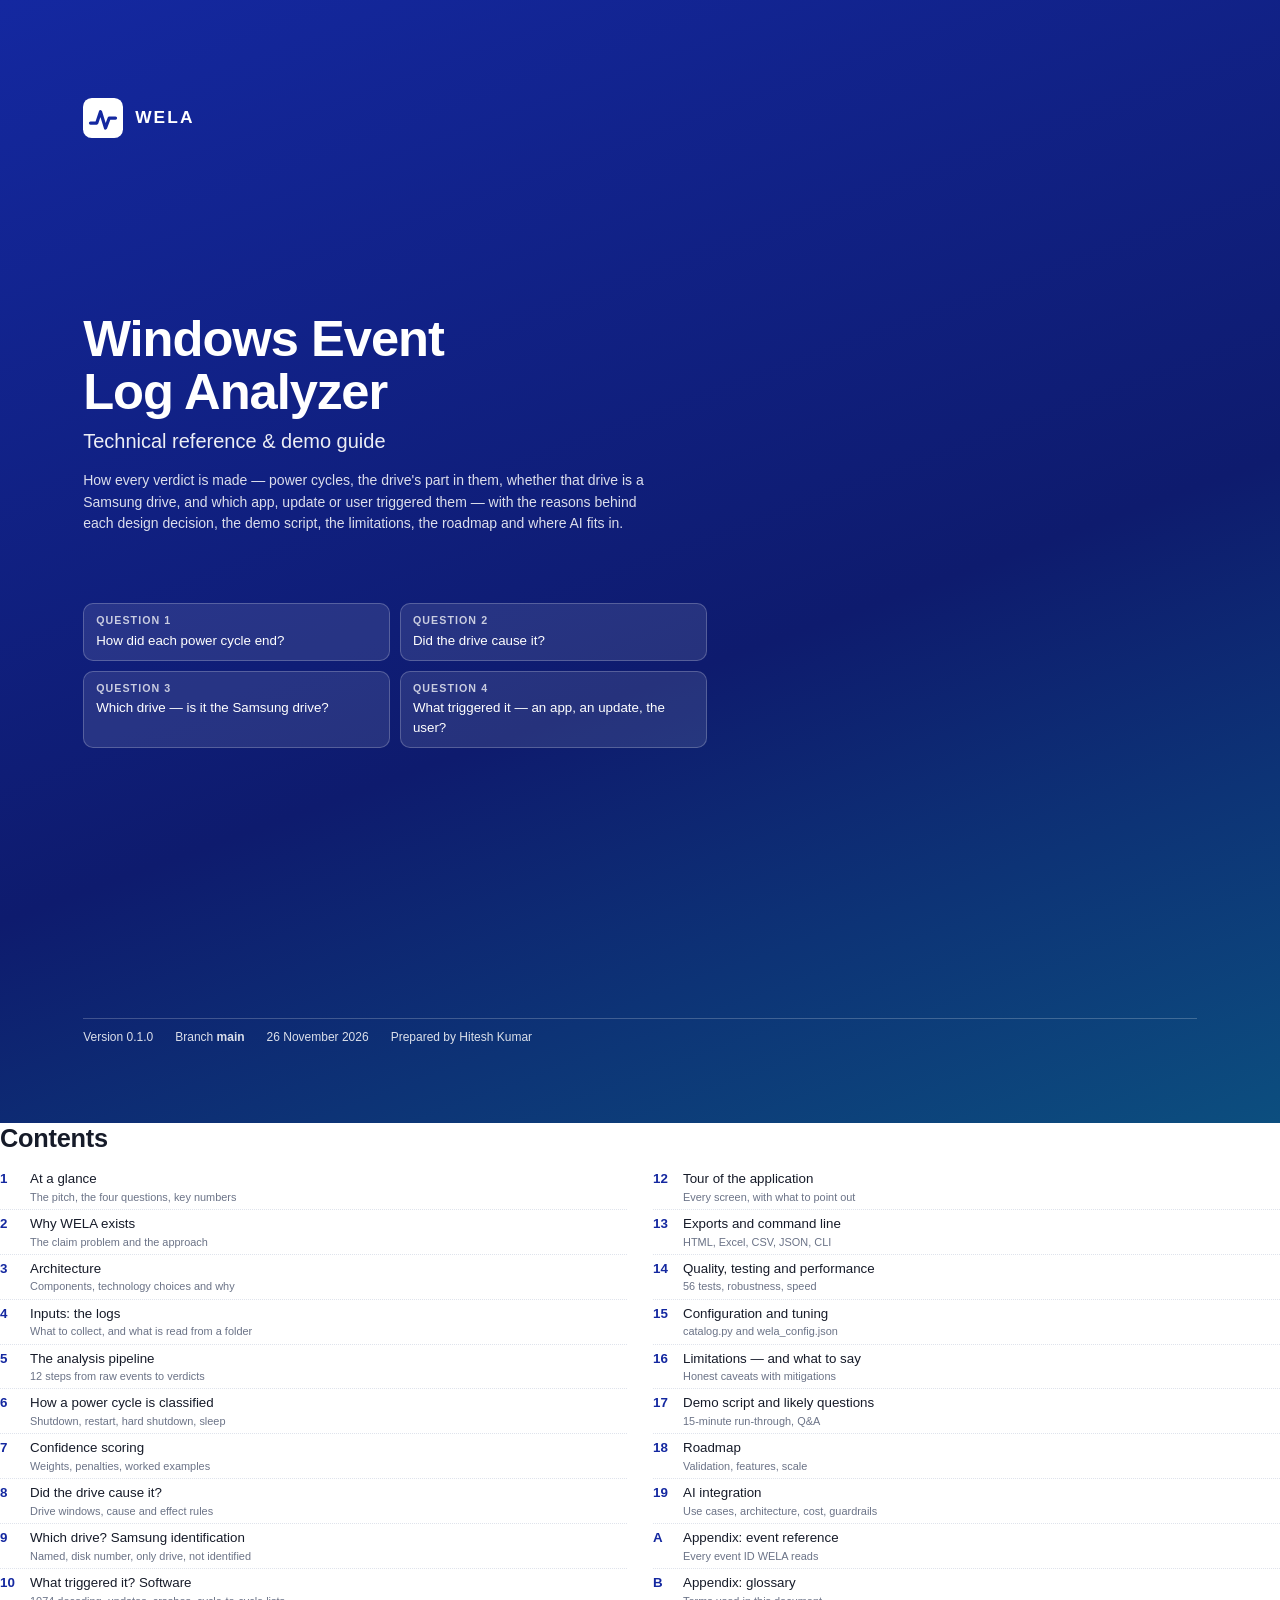
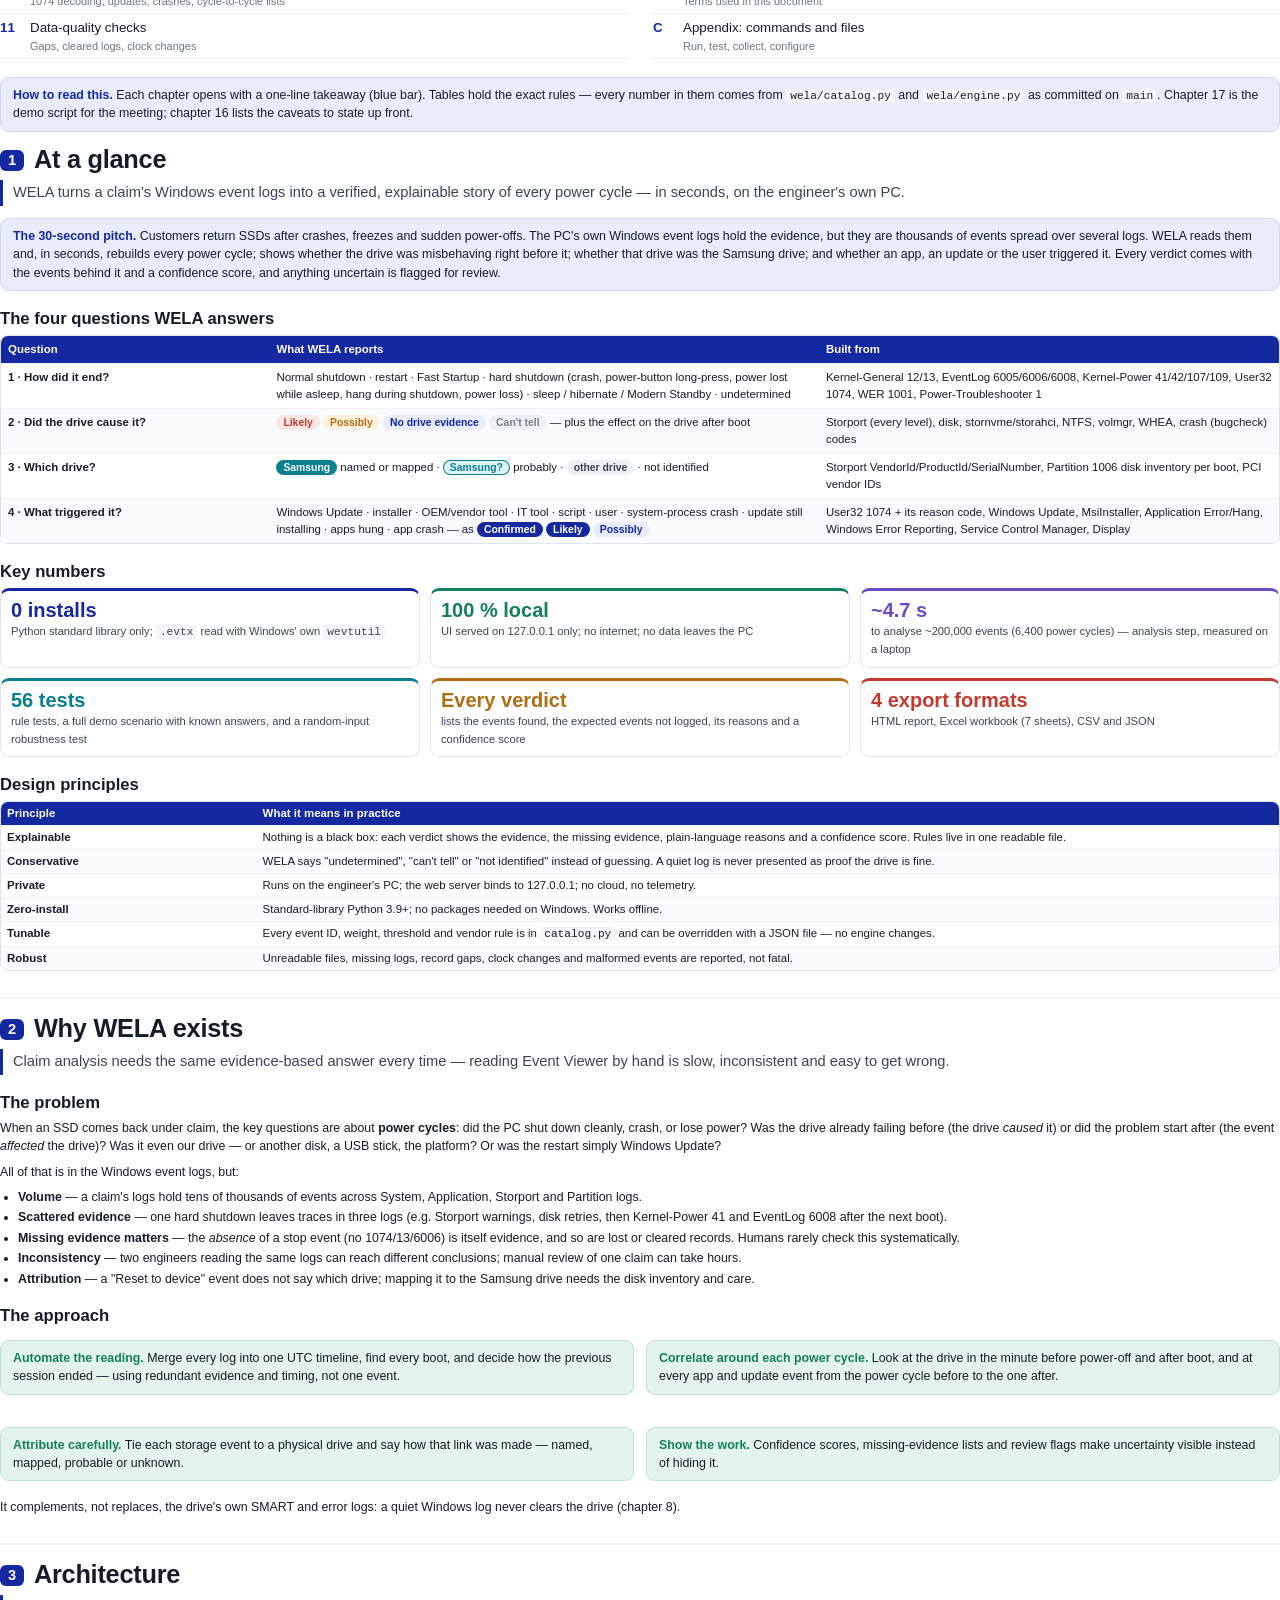
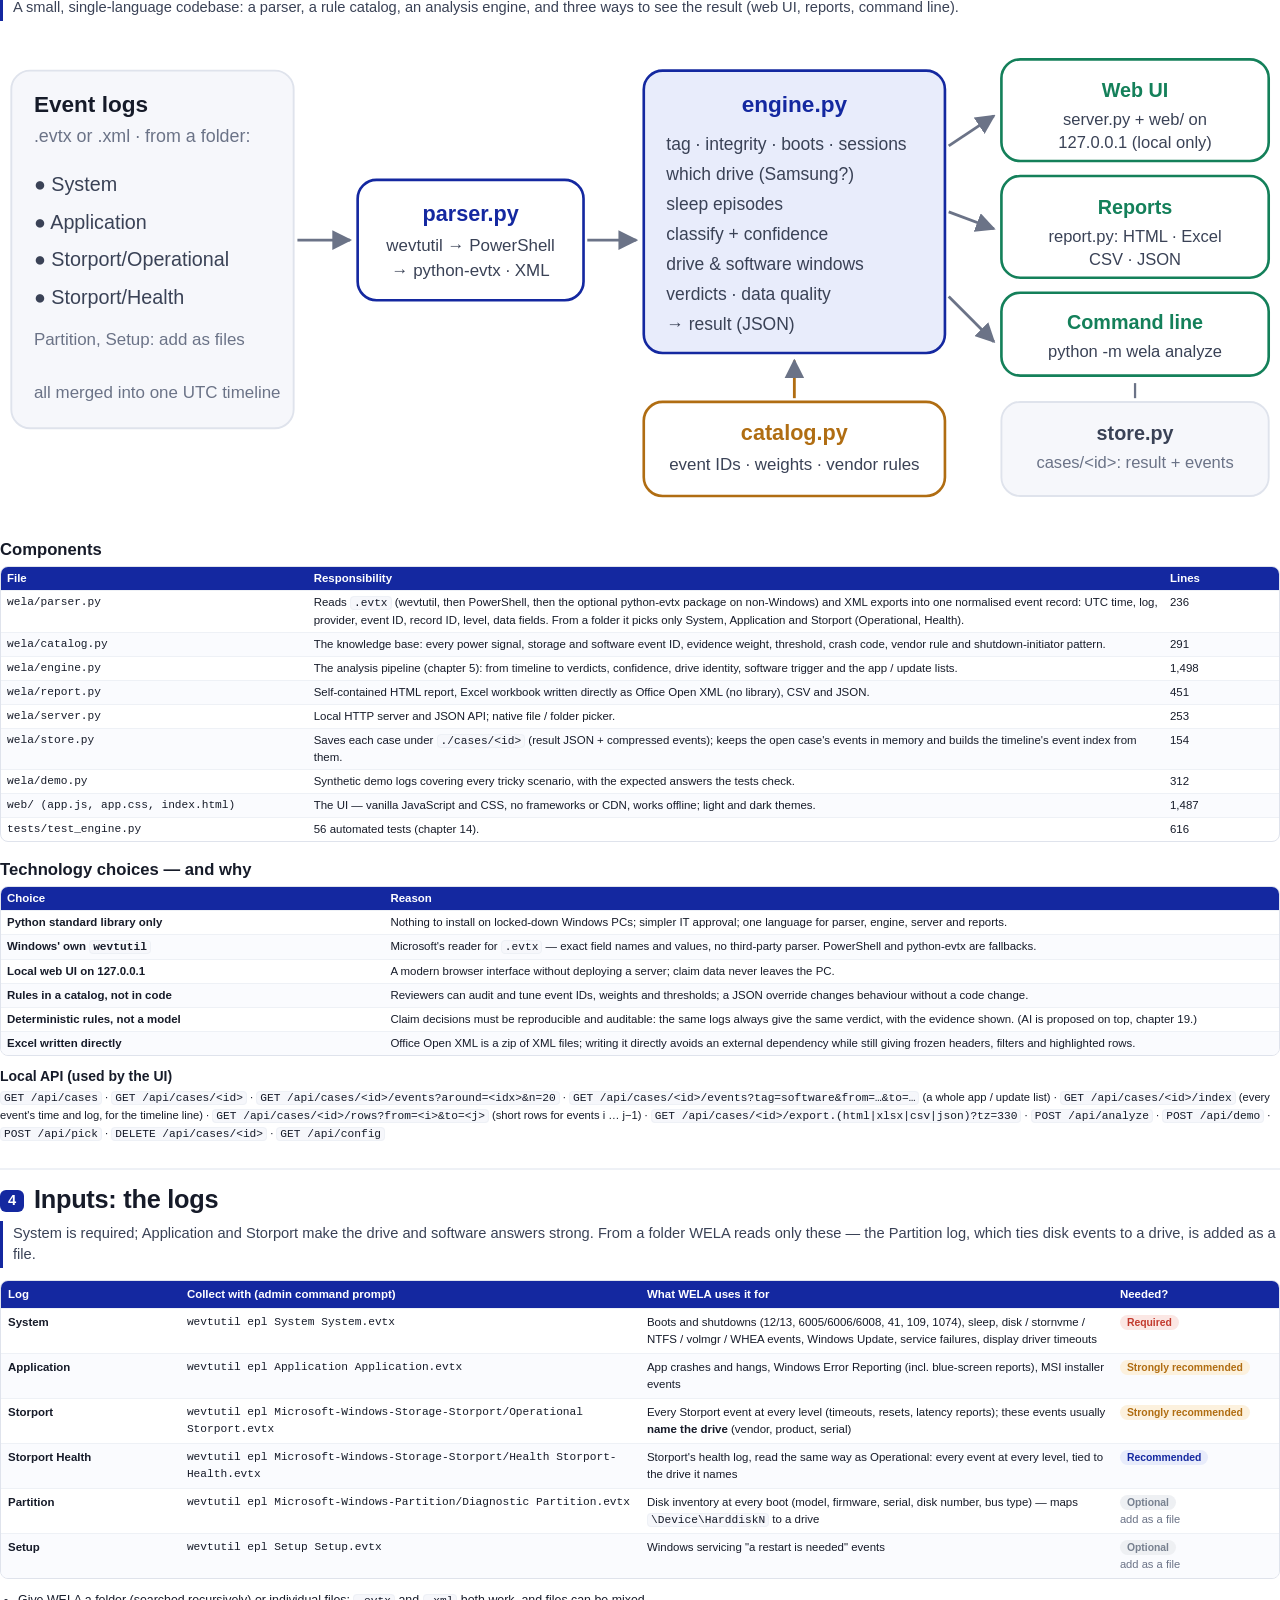
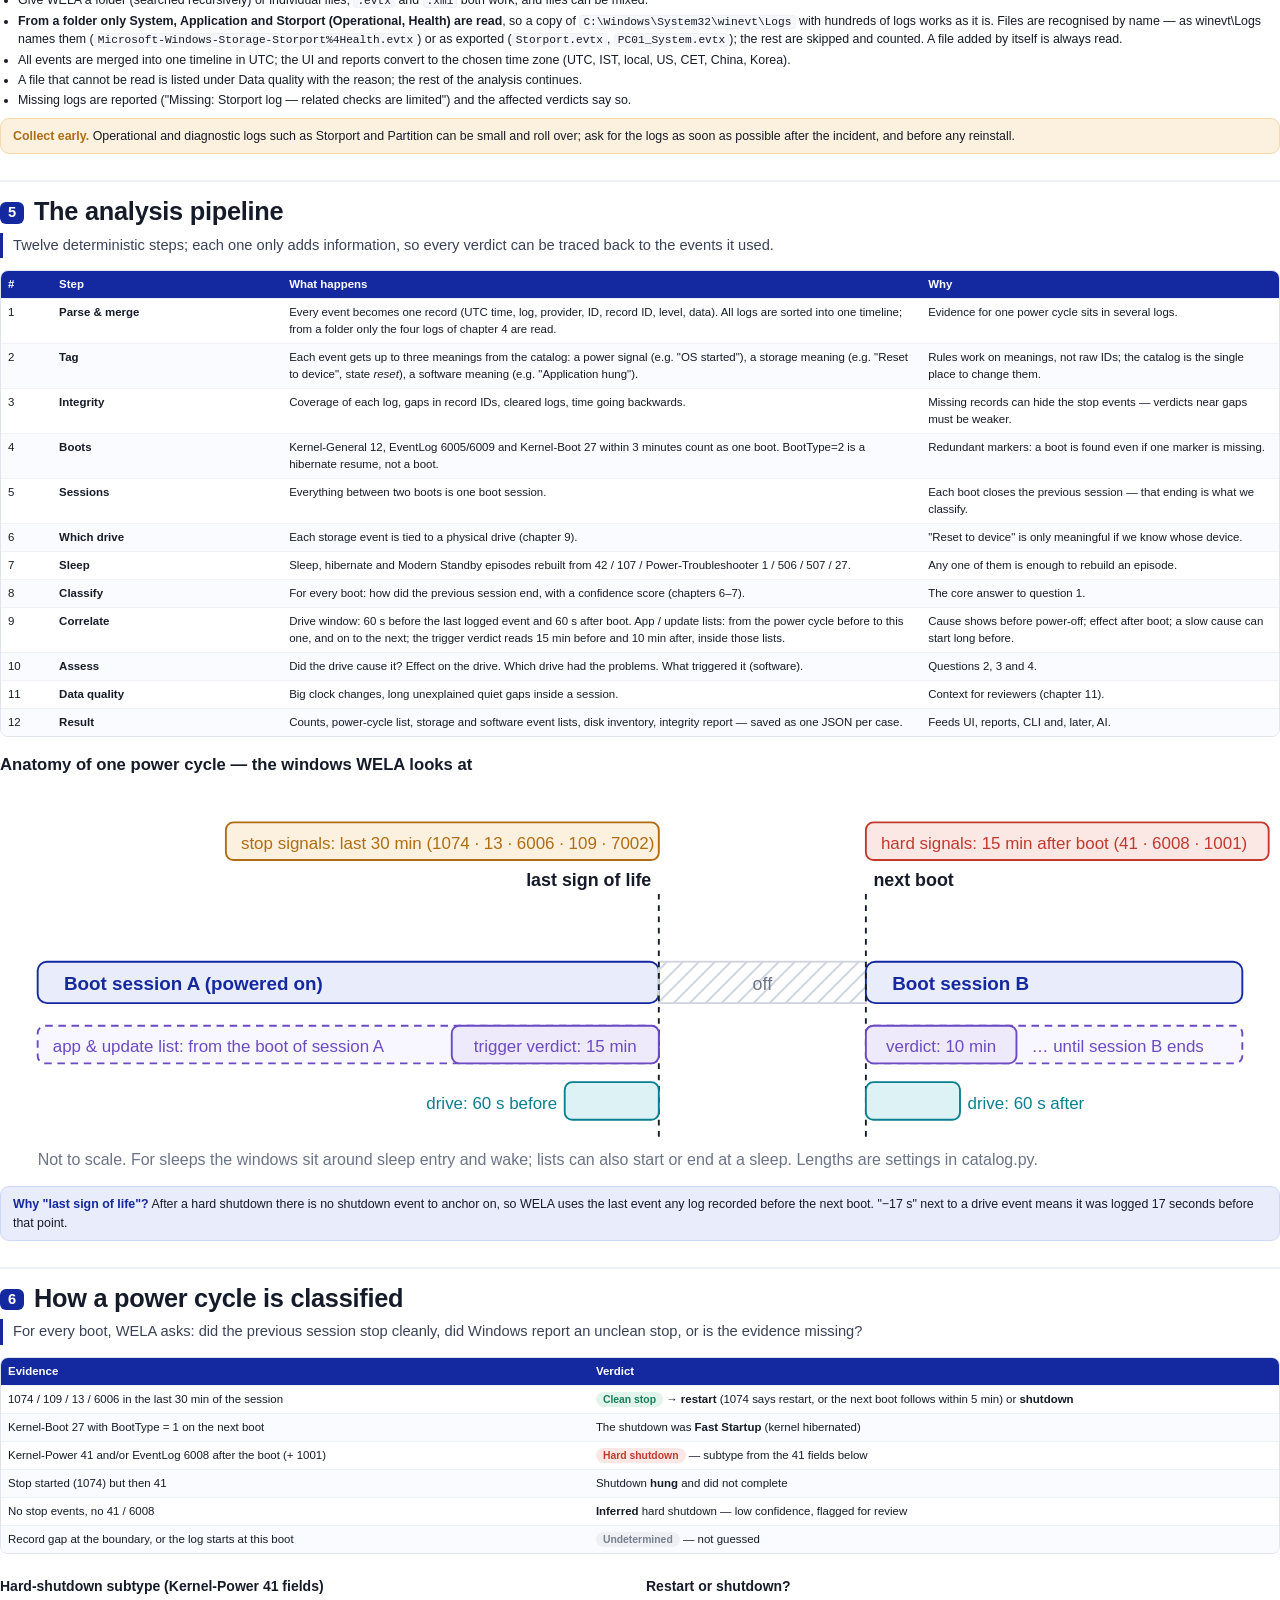
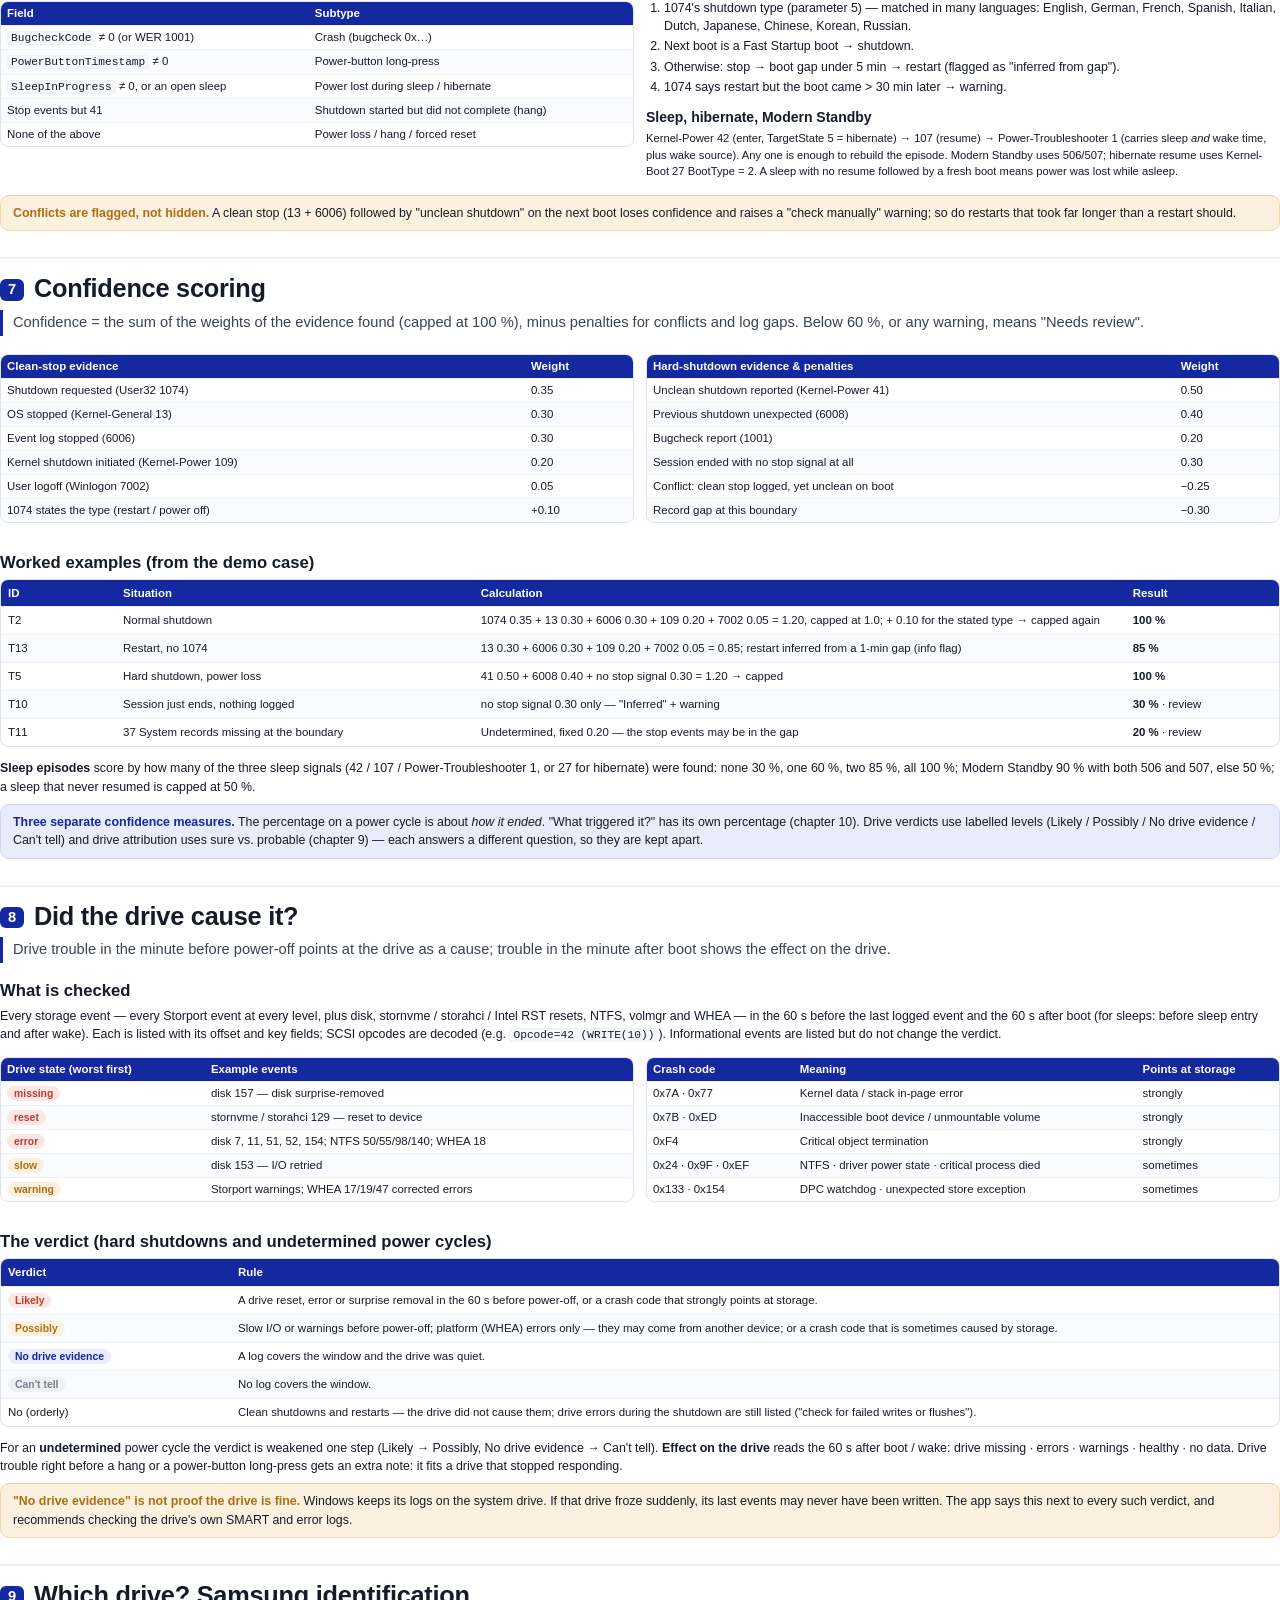
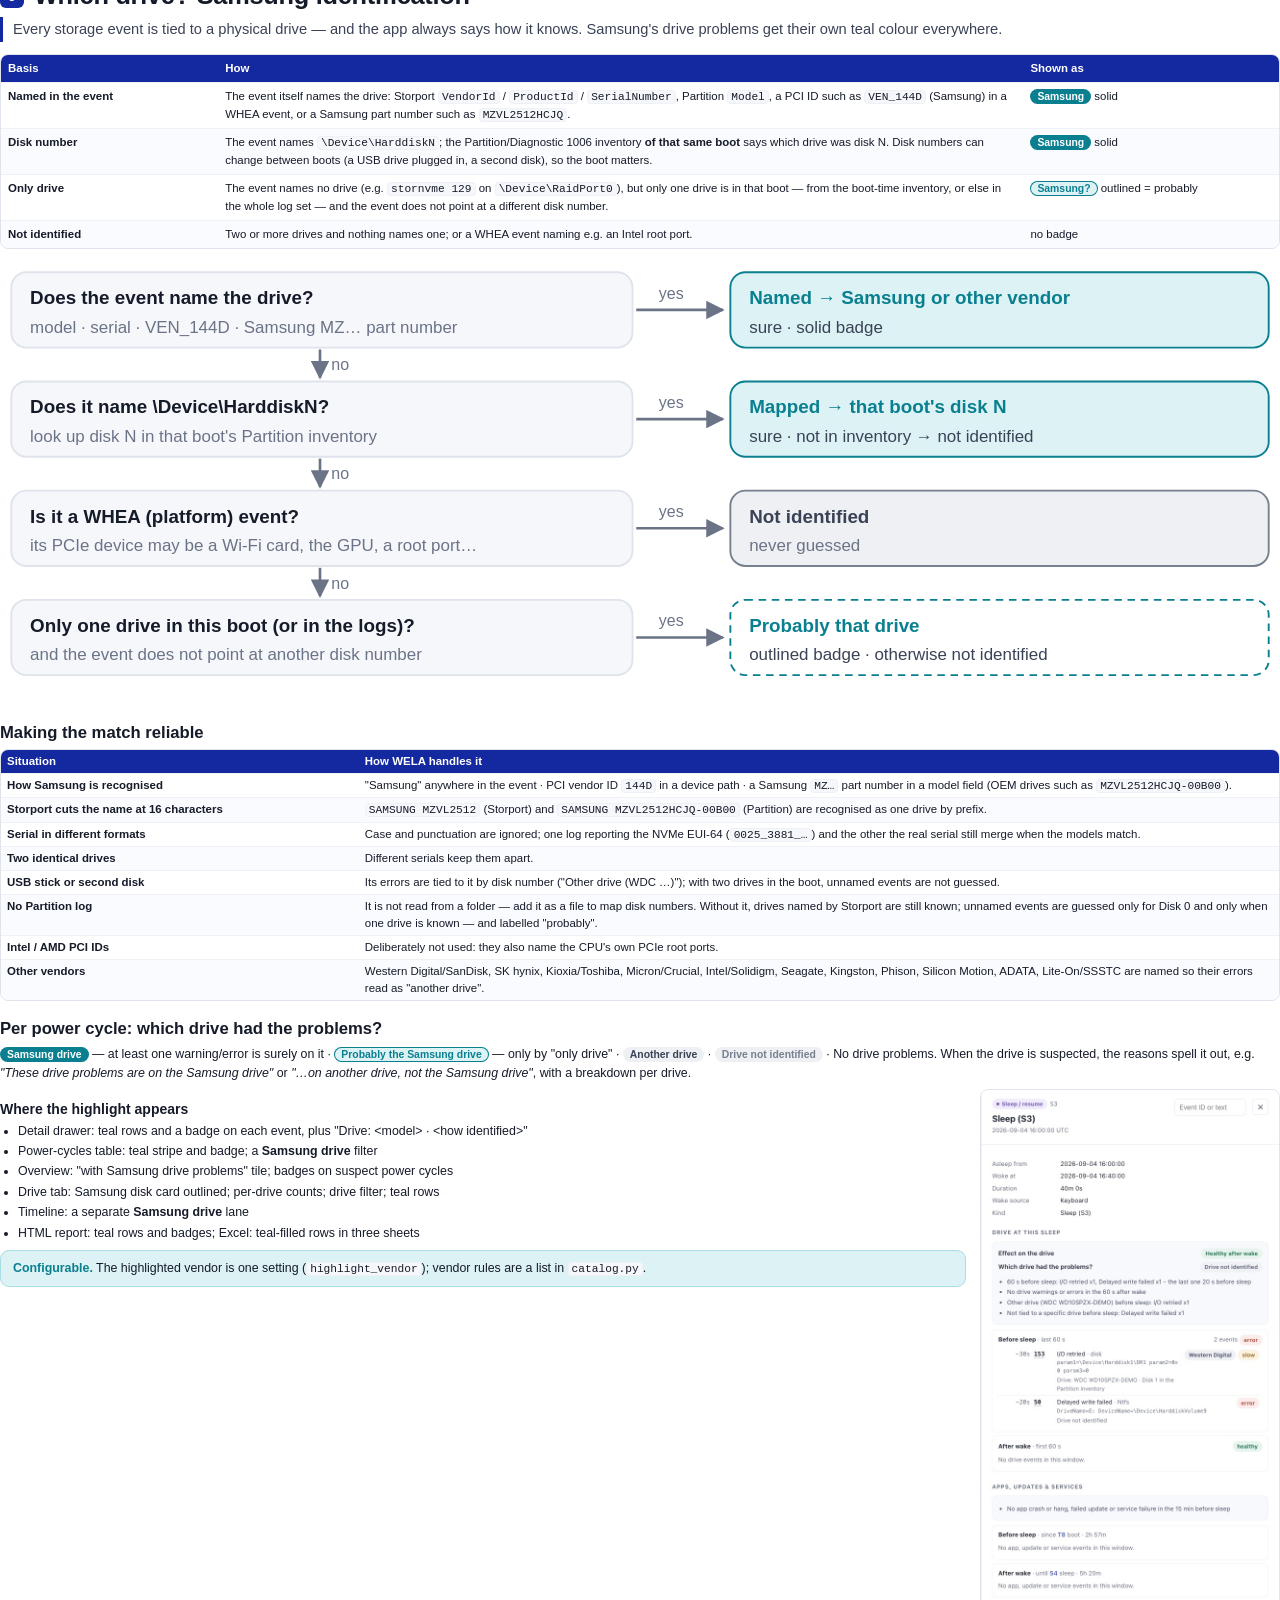
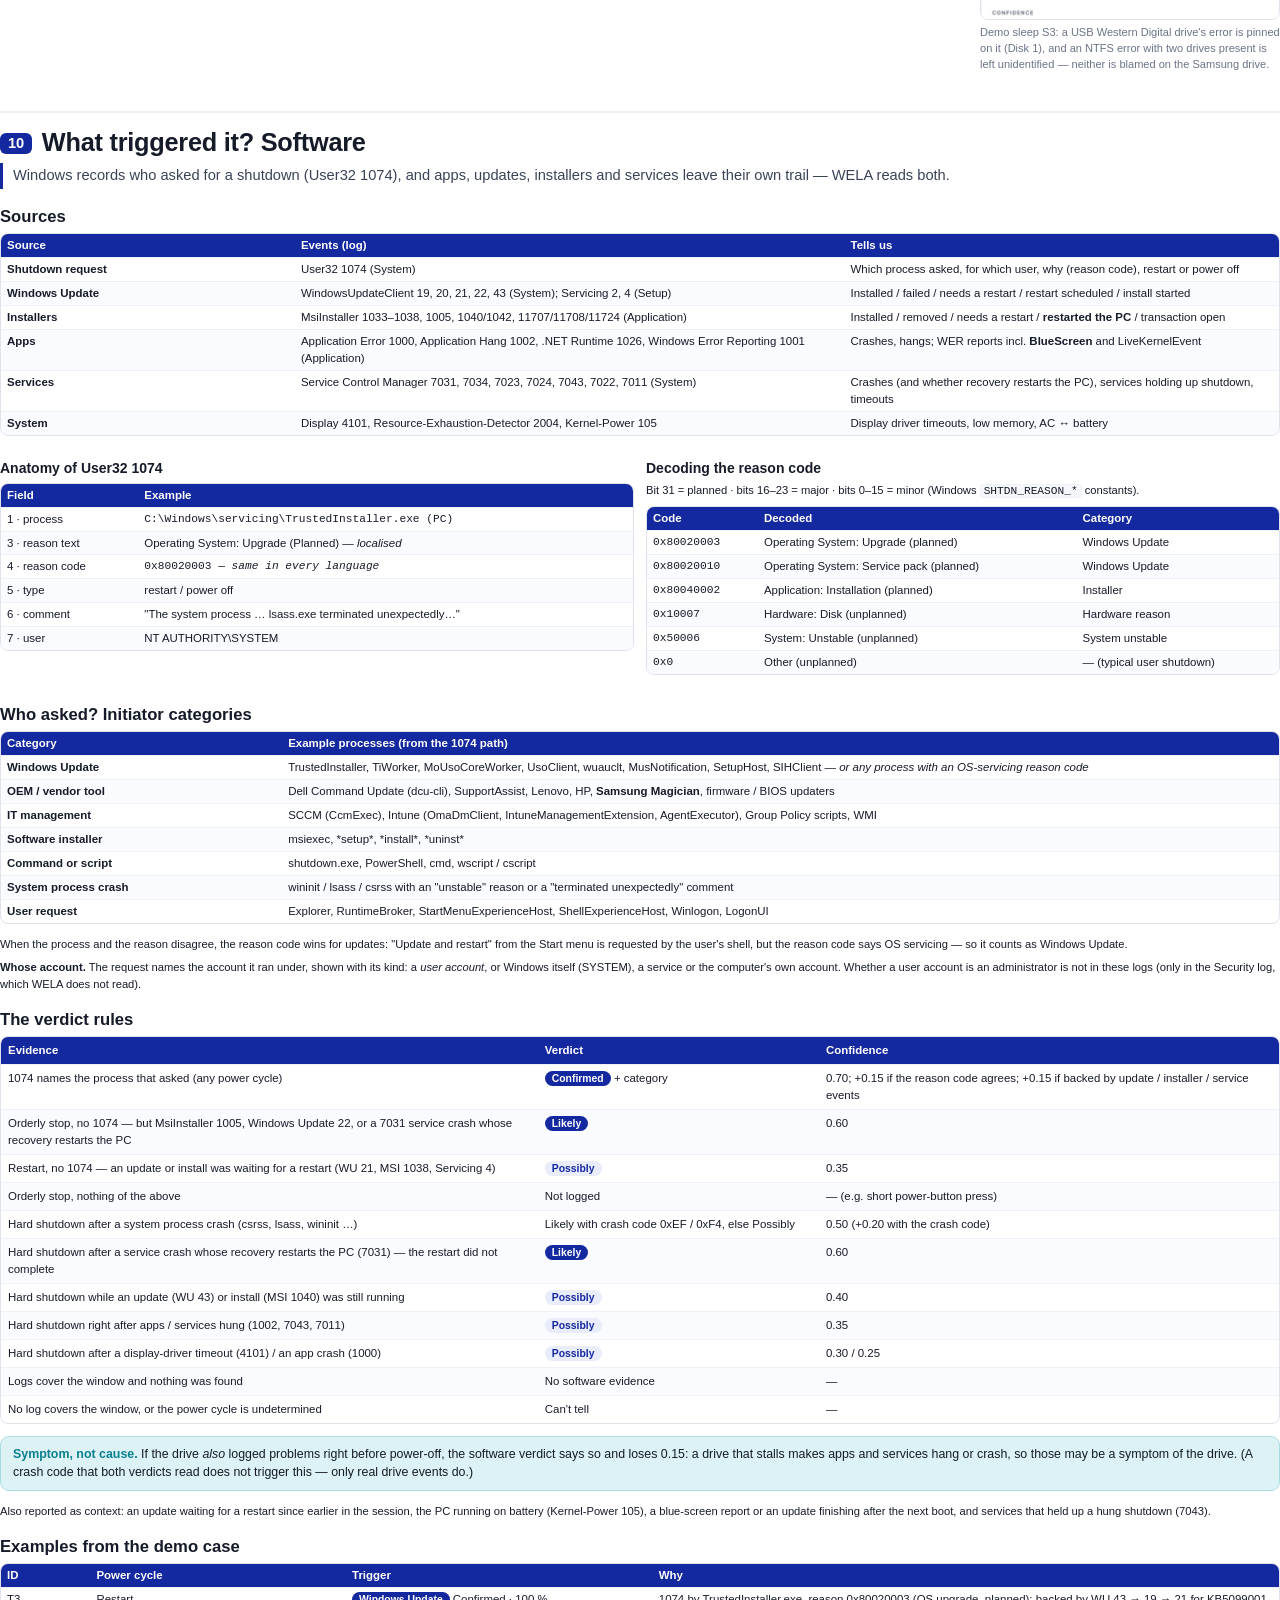
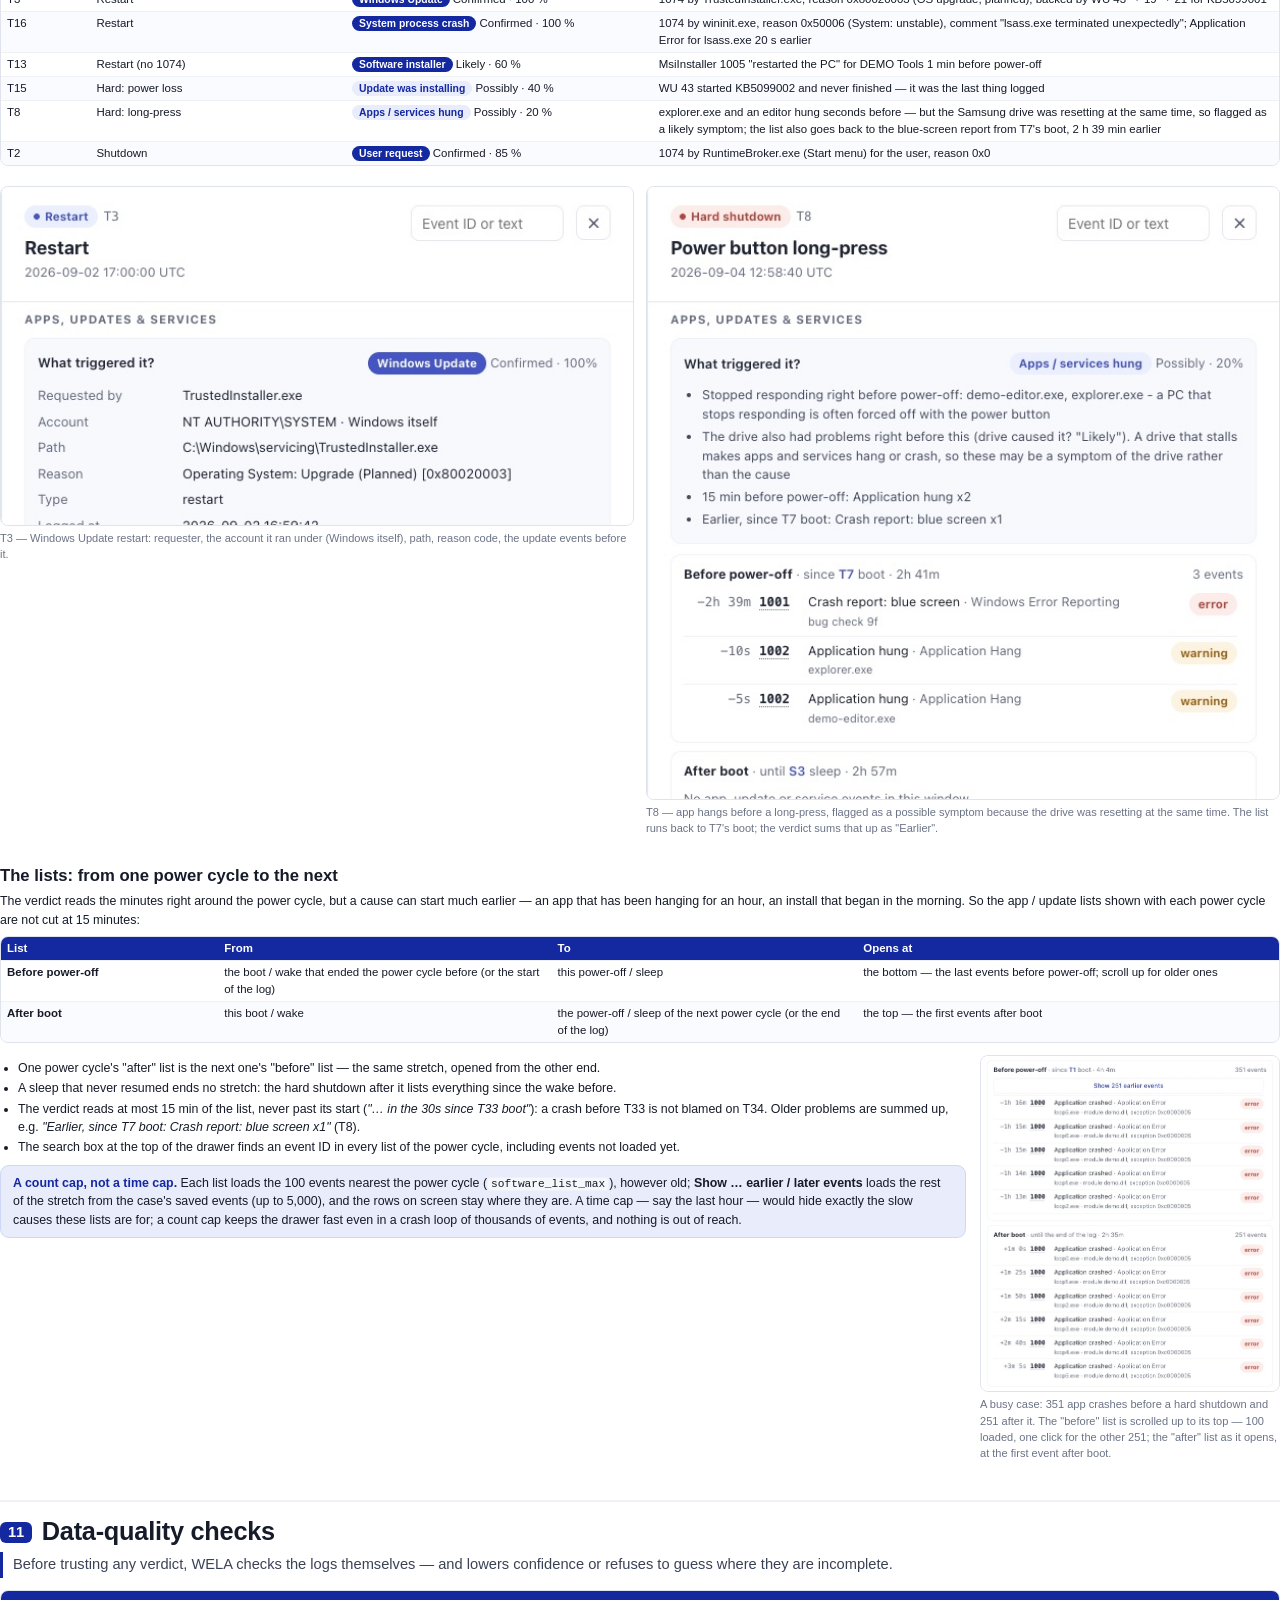
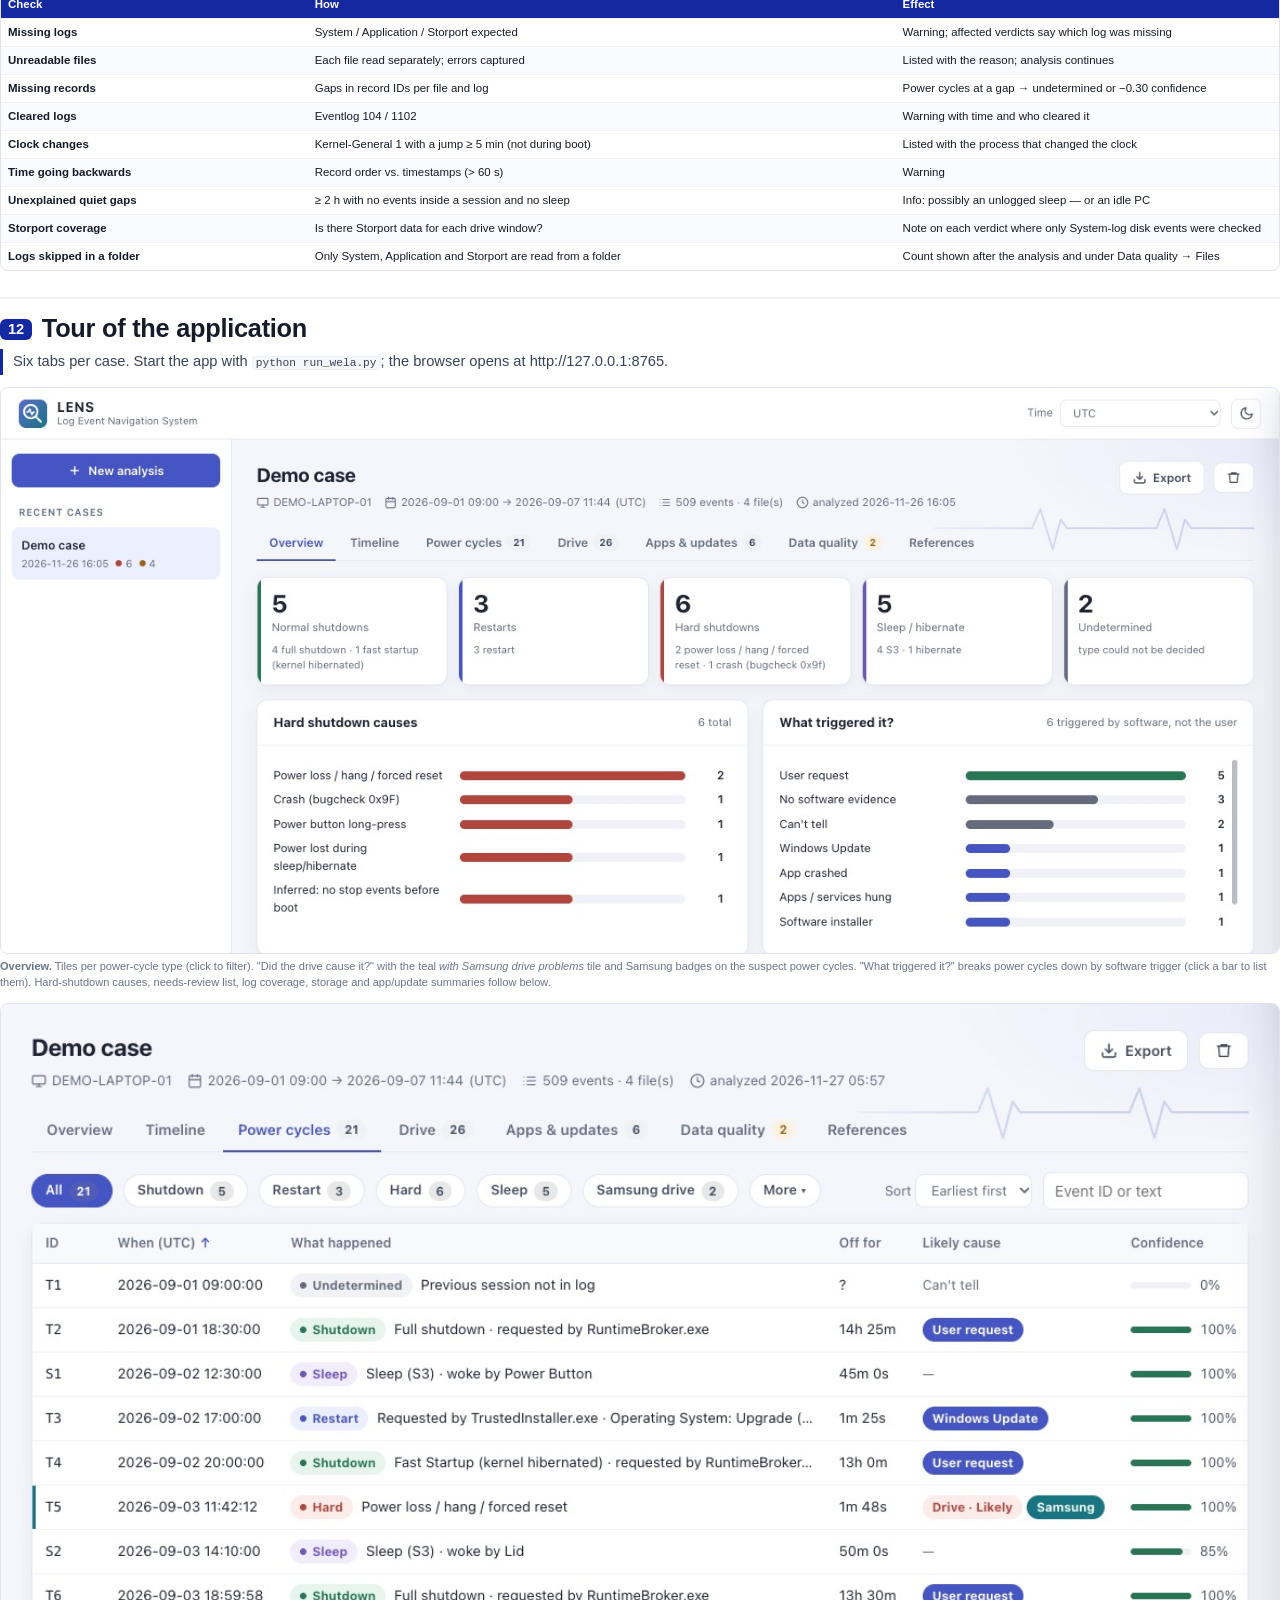
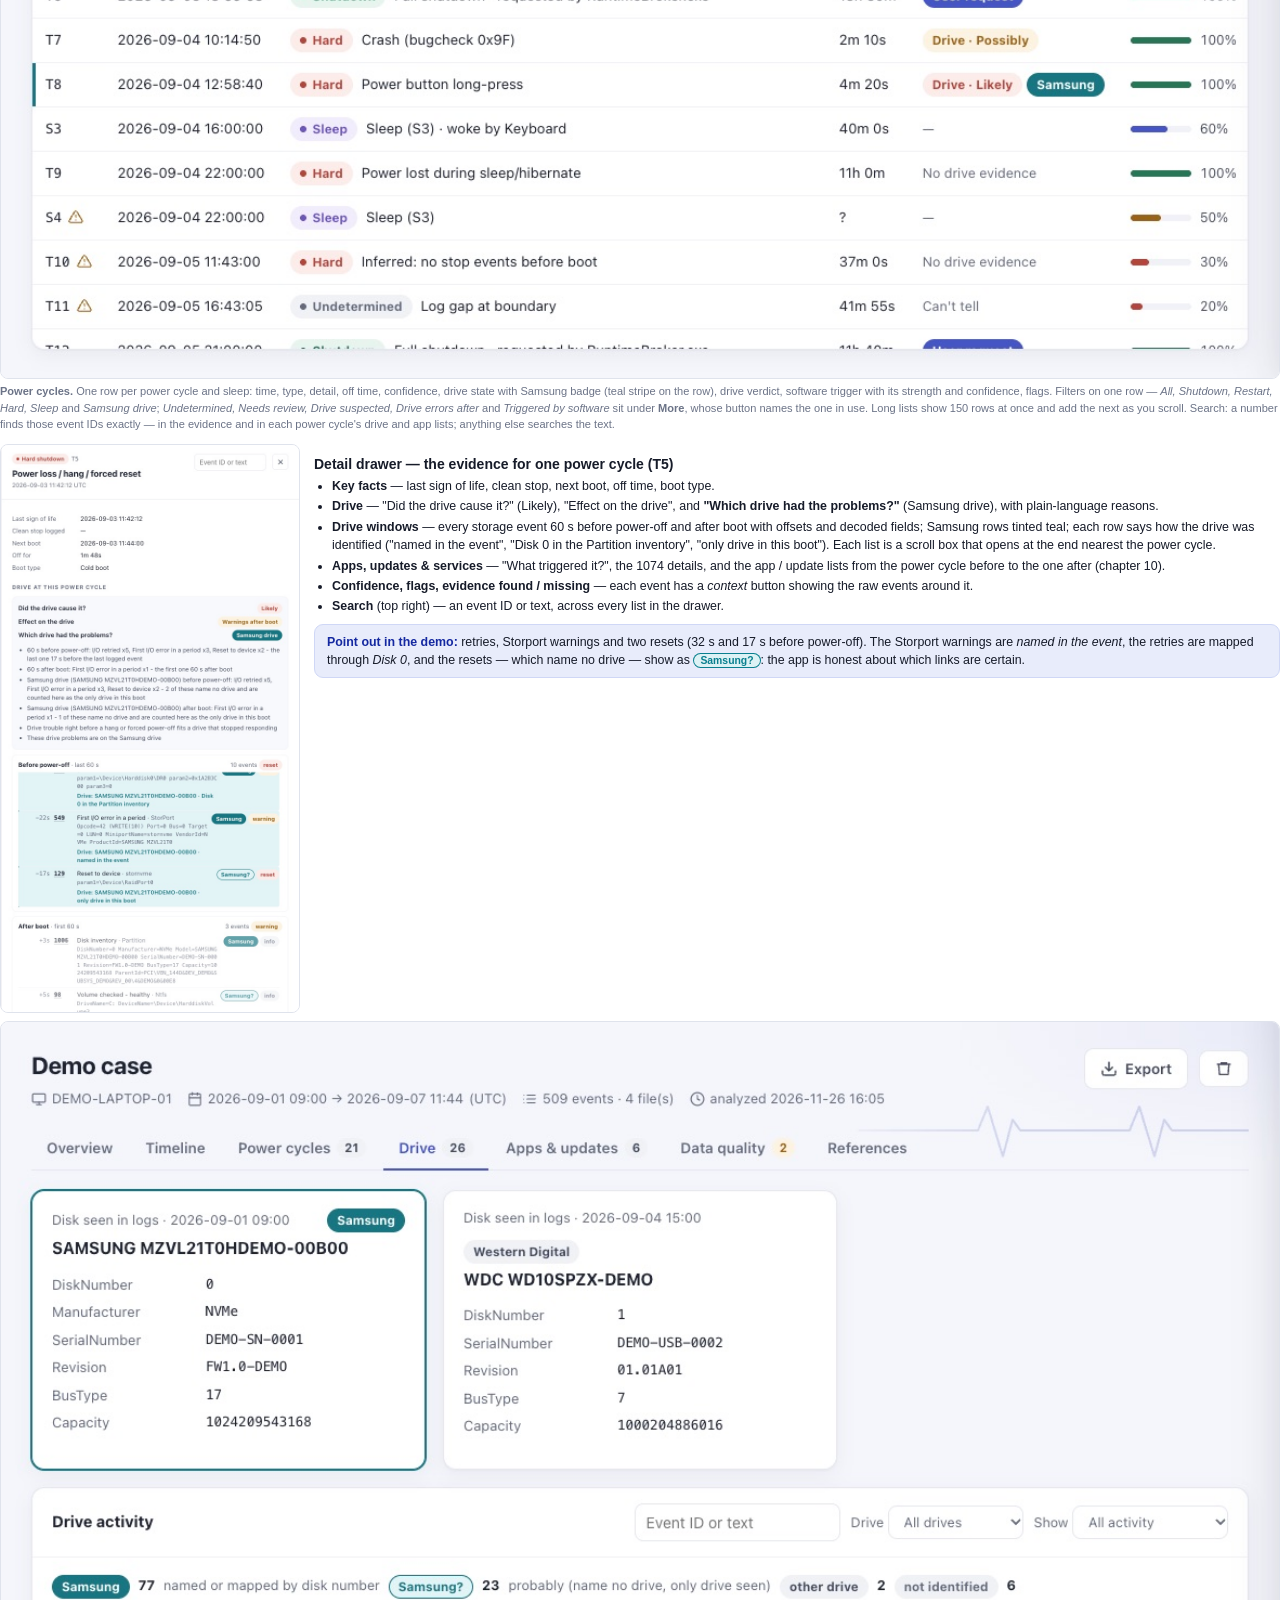
<file: docs/src/WELA-technical-reference.html>
<!doctype html>
<!-- Source of docs/WELA-technical-reference.pdf. Edit this file, then print it from the repository root with Chrome:
       chrome --headless=new --no-pdf-header-footer --generate-pdf-document-outline --virtual-time-budget=5000
              --print-to-pdf=docs/WELA-technical-reference.pdf file:///<full path>/docs/src/WELA-technical-reference.html
     (on macOS chrome is "/Applications/Google Chrome.app/Contents/MacOS/Google Chrome").
     img/ holds the screenshots: the real UI on the demo case ("Try demo data"), light theme, 1440 px wide window. -->
<html lang="en">
<head>
<meta charset="utf-8">
<title>WELA — Technical reference &amp; demo guide</title>
<style>
@page { size: A4; margin: 15mm 14mm 16mm 14mm;
  @bottom-left { content: "WELA · technical reference & demo guide"; font: 7.5pt -apple-system, "Helvetica Neue", Arial, sans-serif; color: #8a91a3; }
  @bottom-right { content: counter(page) " / " counter(pages); font: 7.5pt -apple-system, "Helvetica Neue", Arial, sans-serif; color: #8a91a3; } }
@page :first { margin: 0; @bottom-left { content: none } @bottom-right { content: none } }
:root { --ink:#161b29; --ink2:#3a4256; --muted:#6b7387; --line:#dfe3ec; --line2:#eef1f6; --bg2:#f6f7fb;
  --accent:#1428a0; --accent-soft:#e8ecfb; --sam:#0a7f8f; --sam-soft:#dcf2f5; --ok:#14805a; --ok-soft:#e3f4ec;
  --warn:#b06d12; --warn-soft:#fcf1de; --bad:#c23a2e; --bad-soft:#fbe7e4; --purple:#6a4bc4; --purple-soft:#eee9fb;
  --grey:#77808f; --grey-soft:#eef0f3; }
* { box-sizing: border-box; }
html { -webkit-print-color-adjust: exact; print-color-adjust: exact; }
body { margin: 0; font: 9.3pt/1.48 -apple-system, "SF Pro Text", "Helvetica Neue", Arial, sans-serif; color: var(--ink); }
h1, h2, h3 { line-height: 1.2; color: var(--ink); }
h1 { font-size: 19pt; margin: 26px 0 4px; padding-top: 14px; border-top: 2px solid var(--line2); letter-spacing: -.01em; display: flex; align-items: baseline; gap: 10px; break-after: avoid; }
h1.pg { break-before: page; margin-top: 0; padding-top: 0; border-top: none; }
.lead { break-after: avoid; }
h1 .n { font-size: 11pt; color: #fff; background: var(--accent); border-radius: 6px; padding: 2px 8px; position: relative; top: -3px; }
h2 { font-size: 12.5pt; margin: 18px 0 6px; break-after: avoid; }
h3 { font-size: 10.5pt; margin: 12px 0 4px; break-after: avoid; }
p { margin: 5px 0 7px; }
ul, ol { margin: 4px 0 8px; padding-left: 18px; } li { margin: 2px 0; }
.lead { font-size: 11pt; color: var(--ink2); border-left: 3px solid var(--accent); padding: 2px 0 2px 10px; margin: 6px 0 12px; }
.muted { color: var(--muted); } .small { font-size: 8.4pt; }
code, .mono { font-family: "SF Mono", Menlo, Consolas, monospace; font-size: 8.4pt; }
code { background: var(--bg2); border: 1px solid var(--line2); border-radius: 4px; padding: 0 3px; }
pre.code { font-family: "SF Mono", Menlo, Consolas, monospace; font-size: 7.9pt; line-height: 1.45; background: #0f1320; color: #e8ebf4;
  border-radius: 8px; padding: 10px 12px; margin: 6px 0 10px; white-space: pre-wrap; break-inside: avoid; }
pre.code .c { color: #8e96aa; } pre.code .k { color: #9aabff; } pre.code .s { color: #7fd4a8; }
table.t { width: 100%; border-collapse: separate; border-spacing: 0; margin: 6px 0 12px; font-size: 8.6pt; border: 1px solid var(--line); border-radius: 8px; overflow: hidden; }
table.t th { background: var(--accent); color: #fff; text-align: left; font-weight: 600; padding: 5px 7px; vertical-align: bottom; }
table.t td { padding: 5px 7px; border-top: 1px solid var(--line2); vertical-align: top; }
table.t tr { break-inside: avoid; }
table.t thead { display: table-header-group; }
table.t tr:nth-child(even) td { background: #fafbfe; }
table.t td.k { font-weight: 600; }
table.t.compact td, table.t.compact th { padding: 3px 6px; }
.chip { display: inline-block; padding: 0 7px; border-radius: 999px; font-size: 7.8pt; font-weight: 700; line-height: 15px; white-space: nowrap; }
.c-sam { background: var(--sam); color: #fff; } .c-samp { background: var(--sam-soft); color: var(--sam); box-shadow: inset 0 0 0 1px var(--sam); }
.c-other { background: var(--grey-soft); color: var(--ink2); } .c-nd { background: var(--grey-soft); color: var(--grey); }
.c-bad { background: var(--bad-soft); color: var(--bad); } .c-warn { background: var(--warn-soft); color: var(--warn); }
.c-ok { background: var(--ok-soft); color: var(--ok); } .c-acc { background: var(--accent-soft); color: var(--accent); }
.c-sw { background: var(--accent); color: #fff; } .c-purple { background: var(--purple-soft); color: var(--purple); }
.callout { border-radius: 9px; padding: 8px 12px; margin: 8px 0 12px; background: var(--accent-soft); border: 1px solid #cfd7f6; break-inside: avoid; }
.callout b:first-child { color: var(--accent); }
.callout.warn { background: var(--warn-soft); border-color: #f1d9ad; } .callout.warn b:first-child { color: var(--warn); }
.callout.sam { background: var(--sam-soft); border-color: #a9dde4; } .callout.sam b:first-child { color: var(--sam); }
.callout.ok { background: var(--ok-soft); border-color: #b9e2cf; } .callout.ok b:first-child { color: var(--ok); }
.grid2 { display: grid; grid-template-columns: 1fr 1fr; gap: 12px; }
.grid3 { display: grid; grid-template-columns: 1fr 1fr 1fr; gap: 10px; }
.tile { border: 1px solid var(--line); border-radius: 9px; padding: 8px 10px; border-top: 3px solid var(--c, var(--accent)); break-inside: avoid; }
.tile b { display: block; font-size: 15pt; line-height: 1.15; color: var(--c, var(--accent)); }
.tile span { font-size: 8.4pt; color: var(--ink2); }
.q { border: 1px solid var(--line); border-radius: 10px; padding: 9px 12px; break-inside: avoid; }
.q .num { display: inline-grid; place-items: center; width: 20px; height: 20px; border-radius: 6px; background: var(--accent); color: #fff; font-weight: 700; font-size: 9pt; margin-right: 6px; }
.q h3 { margin: 0 0 4px; display: flex; align-items: center; }
figure { margin: 8px 0 12px; break-inside: avoid; }
figure img { width: 100%; border: 1px solid var(--line); border-radius: 8px; display: block; }
figcaption { font-size: 8.3pt; color: var(--muted); margin-top: 4px; }
.side { display: grid; grid-template-columns: 300px 1fr; gap: 14px; align-items: start; }
.side.r { grid-template-columns: 1fr 300px; }
svg.dia { width: 100%; height: auto; display: block; margin: 6px 0 10px; font-family: -apple-system, "Helvetica Neue", Arial, sans-serif; }
.toc { columns: 2; column-gap: 26px; font-size: 10pt; }
.toc a { color: var(--ink); text-decoration: none; display: flex; gap: 8px; padding: 4px 0; border-bottom: 1px dotted var(--line); break-inside: avoid; }
.toc a span:first-child { color: var(--accent); font-weight: 700; min-width: 22px; }
.toc a small { color: var(--muted); display: block; font-size: 8.2pt; }
.step { display: grid; grid-template-columns: 54px 1fr; gap: 10px; border-top: 1px solid var(--line2); padding: 6px 0; break-inside: avoid; }
.step .tm { font-weight: 700; color: var(--accent); font-size: 9pt; }
.step b.say { color: var(--sam); }
.avoid { break-inside: avoid; }
.pb { break-before: page; }
/* cover */
.cover { height: 297mm; padding: 26mm 22mm 20mm; background: linear-gradient(160deg, #1428a0 0%, #0e1b6e 58%, #0a7f8f 140%); color: #fff; display: flex; flex-direction: column; }
.cover .logo { display: flex; gap: 12px; align-items: center; font-weight: 800; letter-spacing: .12em; font-size: 13pt; }
.cover .logo svg { width: 40px; height: 40px; }
.cover h0 { display: block; font-size: 38pt; font-weight: 800; letter-spacing: -.02em; margin-top: 46mm; line-height: 1.05; }
.cover .sub { font-size: 15pt; opacity: .92; margin-top: 8px; }
.cover .desc { font-size: 10.5pt; opacity: .85; max-width: 150mm; margin-top: 14px; line-height: 1.55; }
.cover .qs { display: grid; grid-template-columns: 1fr 1fr; gap: 10px; margin-top: 18mm; max-width: 165mm; }
.cover .qs div { background: rgba(255,255,255,.1); border: 1px solid rgba(255,255,255,.22); border-radius: 10px; padding: 9px 12px; font-size: 10pt; }
.cover .qs b { display: block; font-size: 8pt; letter-spacing: .1em; text-transform: uppercase; opacity: .75; margin-bottom: 2px; }
.cover .meta { margin-top: auto; font-size: 9pt; opacity: .85; display: flex; gap: 22px; flex-wrap: wrap; border-top: 1px solid rgba(255,255,255,.25); padding-top: 10px; }
</style>
</head>
<body>

<!-- ============================================================ COVER -->
<section class="cover">
  <div class="logo"><svg viewBox="0 0 32 32"><rect width="32" height="32" rx="7" fill="#fff"/><path d="M6 20h5l3-9 4 13 3-8h5" fill="none" stroke="#1428a0" stroke-width="2.6" stroke-linecap="round" stroke-linejoin="round"/></svg>WELA</div>
  <h0>Windows Event<br>Log Analyzer</h0>
  <div class="sub">Technical reference &amp; demo guide</div>
  <div class="desc">How every verdict is made — power cycles, the drive's part in them, whether that drive is a Samsung drive,
    and which app, update or user triggered them — with the reasons behind each design decision, the demo script,
    the limitations, the roadmap and where AI fits in.</div>
  <div class="qs">
    <div><b>Question 1</b>How did each power cycle end?</div>
    <div><b>Question 2</b>Did the drive cause it?</div>
    <div><b>Question 3</b>Which drive — is it the Samsung drive?</div>
    <div><b>Question 4</b>What triggered it — an app, an update, the user?</div>
  </div>
  <div class="meta"><span>Version 0.1.0</span><span>Branch <b>main</b></span><span>26 November 2026</span><span>Prepared by Hitesh Kumar</span></div>
</section>

<!-- ============================================================ CONTENTS -->
<h1 id="contents" style="margin-top:0;padding-top:0;border-top:none">Contents</h1>
<div class="toc" style="margin-top:12px">
  <a href="#glance"><span>1</span><div>At a glance<small>The pitch, the four questions, key numbers</small></div></a>
  <a href="#why"><span>2</span><div>Why WELA exists<small>The claim problem and the approach</small></div></a>
  <a href="#arch"><span>3</span><div>Architecture<small>Components, technology choices and why</small></div></a>
  <a href="#inputs"><span>4</span><div>Inputs: the logs<small>What to collect, and what is read from a folder</small></div></a>
  <a href="#pipeline"><span>5</span><div>The analysis pipeline<small>12 steps from raw events to verdicts</small></div></a>
  <a href="#classify"><span>6</span><div>How a power cycle is classified<small>Shutdown, restart, hard shutdown, sleep</small></div></a>
  <a href="#confidence"><span>7</span><div>Confidence scoring<small>Weights, penalties, worked examples</small></div></a>
  <a href="#drive"><span>8</span><div>Did the drive cause it?<small>Drive windows, cause and effect rules</small></div></a>
  <a href="#which"><span>9</span><div>Which drive? Samsung identification<small>Named, disk number, only drive, not identified</small></div></a>
  <a href="#software"><span>10</span><div>What triggered it? Software<small>1074 decoding, updates, crashes, cycle-to-cycle lists</small></div></a>
  <a href="#quality"><span>11</span><div>Data-quality checks<small>Gaps, cleared logs, clock changes</small></div></a>
  <a href="#tour"><span>12</span><div>Tour of the application<small>Every screen, with what to point out</small></div></a>
  <a href="#exports"><span>13</span><div>Exports and command line<small>HTML, Excel, CSV, JSON, CLI</small></div></a>
  <a href="#testing"><span>14</span><div>Quality, testing and performance<small>56 tests, robustness, speed</small></div></a>
  <a href="#config"><span>15</span><div>Configuration and tuning<small>catalog.py and wela_config.json</small></div></a>
  <a href="#limits"><span>16</span><div>Limitations — and what to say<small>Honest caveats with mitigations</small></div></a>
  <a href="#demo"><span>17</span><div>Demo script and likely questions<small>15-minute run-through, Q&amp;A</small></div></a>
  <a href="#roadmap"><span>18</span><div>Roadmap<small>Validation, features, scale</small></div></a>
  <a href="#ai"><span>19</span><div>AI integration<small>Use cases, architecture, cost, guardrails</small></div></a>
  <a href="#appx"><span>A</span><div>Appendix: event reference<small>Every event ID WELA reads</small></div></a>
  <a href="#gloss"><span>B</span><div>Appendix: glossary<small>Terms used in this document</small></div></a>
  <a href="#cmds"><span>C</span><div>Appendix: commands and files<small>Run, test, collect, configure</small></div></a>
</div>
<div class="callout" style="margin-top:18px"><b>How to read this.</b> Each chapter opens with a one-line takeaway (blue bar).
  Tables hold the exact rules — every number in them comes from <code>wela/catalog.py</code> and <code>wela/engine.py</code> as committed on <code>main</code>.
  Chapter 17 is the demo script for the meeting; chapter 16 lists the caveats to state up front.</div>

<!-- ============================================================ 1 GLANCE -->
<h1 id="glance" class="pg"><span class="n">1</span>At a glance</h1>
<div class="lead">WELA turns a claim's Windows event logs into a verified, explainable story of every power cycle — in seconds, on the engineer's own PC.</div>
<div class="callout"><b>The 30-second pitch.</b> Customers return SSDs after crashes, freezes and sudden power-offs. The PC's own Windows event logs
  hold the evidence, but they are thousands of events spread over several logs. WELA reads them and, in seconds, rebuilds every power cycle;
  shows whether the drive was misbehaving right before it; whether that drive was the Samsung drive; and whether an app, an update or the user
  triggered it. Every verdict comes with the events behind it and a confidence score, and anything uncertain is flagged for review.</div>

<h2>The four questions WELA answers</h2>
<table class="t">
  <thead><tr><th style="width:21%">Question</th><th style="width:43%">What WELA reports</th><th>Built from</th></tr></thead><tbody>
  <tr><td class="k">1 · How did it end?</td><td>Normal shutdown · restart · Fast Startup · hard shutdown (crash, power-button long-press, power lost while asleep, hang during shutdown, power loss) · sleep / hibernate / Modern Standby · undetermined</td><td>Kernel-General 12/13, EventLog 6005/6006/6008, Kernel-Power 41/42/107/109, User32 1074, WER 1001, Power-Troubleshooter 1</td></tr>
  <tr><td class="k">2 · Did the drive cause it?</td><td><span class="chip c-bad">Likely</span> <span class="chip c-warn">Possibly</span> <span class="chip c-acc">No drive evidence</span> <span class="chip c-nd">Can't tell</span> — plus the effect on the drive after boot</td><td>Storport (every level), disk, stornvme/storahci, NTFS, volmgr, WHEA, crash (bugcheck) codes</td></tr>
  <tr><td class="k">3 · Which drive?</td><td><span class="chip c-sam">Samsung</span> named or mapped · <span class="chip c-samp">Samsung?</span> probably · <span class="chip c-other">other drive</span> · not identified</td><td>Storport VendorId/ProductId/SerialNumber, Partition 1006 disk inventory per boot, PCI vendor IDs</td></tr>
  <tr><td class="k">4 · What triggered it?</td><td>Windows Update · installer · OEM/vendor tool · IT tool · script · user · system-process crash · update still installing · apps hung · app crash — as <span class="chip c-sw">Confirmed</span> <span class="chip c-sw">Likely</span> <span class="chip c-acc">Possibly</span></td><td>User32 1074 + its reason code, Windows Update, MsiInstaller, Application Error/Hang, Windows Error Reporting, Service Control Manager, Display</td></tr>
</tbody></table>

<h2>Key numbers</h2>
<div class="grid3">
  <div class="tile"><b>0 installs</b><span>Python standard library only; <code>.evtx</code> read with Windows' own <code>wevtutil</code></span></div>
  <div class="tile" style="--c:var(--ok)"><b>100 % local</b><span>UI served on 127.0.0.1 only; no internet; no data leaves the PC</span></div>
  <div class="tile" style="--c:var(--purple)"><b>~4.7 s</b><span>to analyse ~200,000 events (6,400 power cycles) — analysis step, measured on a laptop</span></div>
  <div class="tile" style="--c:var(--sam)"><b>56 tests</b><span>rule tests, a full demo scenario with known answers, and a random-input robustness test</span></div>
  <div class="tile" style="--c:var(--warn)"><b>Every verdict</b><span>lists the events found, the expected events not logged, its reasons and a confidence score</span></div>
  <div class="tile" style="--c:var(--bad)"><b>4 export formats</b><span>HTML report, Excel workbook (7 sheets), CSV and JSON</span></div>
</div>

<h2>Design principles</h2>
<table class="t compact">
  <thead><tr><th style="width:20%">Principle</th><th>What it means in practice</th></tr></thead><tbody>
  <tr><td class="k">Explainable</td><td>Nothing is a black box: each verdict shows the evidence, the missing evidence, plain-language reasons and a confidence score. Rules live in one readable file.</td></tr>
  <tr><td class="k">Conservative</td><td>WELA says "undetermined", "can't tell" or "not identified" instead of guessing. A quiet log is never presented as proof the drive is fine.</td></tr>
  <tr><td class="k">Private</td><td>Runs on the engineer's PC; the web server binds to 127.0.0.1; no cloud, no telemetry.</td></tr>
  <tr><td class="k">Zero-install</td><td>Standard-library Python 3.9+; no packages needed on Windows. Works offline.</td></tr>
  <tr><td class="k">Tunable</td><td>Every event ID, weight, threshold and vendor rule is in <code>catalog.py</code> and can be overridden with a JSON file — no engine changes.</td></tr>
  <tr><td class="k">Robust</td><td>Unreadable files, missing logs, record gaps, clock changes and malformed events are reported, not fatal.</td></tr>
</tbody></table>

<!-- ============================================================ 2 WHY -->
<h1 id="why"><span class="n">2</span>Why WELA exists</h1>
<div class="lead">Claim analysis needs the same evidence-based answer every time — reading Event Viewer by hand is slow, inconsistent and easy to get wrong.</div>
<h2>The problem</h2>
<p>When an SSD comes back under claim, the key questions are about <b>power cycles</b>: did the PC shut down cleanly, crash, or lose power?
Was the drive already failing before (the drive <i>caused</i> it) or did the problem start after (the event <i>affected</i> the drive)?
Was it even our drive — or another disk, a USB stick, the platform? Or was the restart simply Windows Update?</p>
<p>All of that is in the Windows event logs, but:</p>
<ul>
  <li><b>Volume</b> — a claim's logs hold tens of thousands of events across System, Application, Storport and Partition logs.</li>
  <li><b>Scattered evidence</b> — one hard shutdown leaves traces in three logs (e.g. Storport warnings, disk retries, then Kernel-Power 41 and EventLog 6008 after the next boot).</li>
  <li><b>Missing evidence matters</b> — the <i>absence</i> of a stop event (no 1074/13/6006) is itself evidence, and so are lost or cleared records. Humans rarely check this systematically.</li>
  <li><b>Inconsistency</b> — two engineers reading the same logs can reach different conclusions; manual review of one claim can take hours.</li>
  <li><b>Attribution</b> — a "Reset to device" event does not say which drive; mapping it to the Samsung drive needs the disk inventory and care.</li>
</ul>
<h2>The approach</h2>
<div class="grid2">
  <div class="callout ok"><b>Automate the reading.</b> Merge every log into one UTC timeline, find every boot, and decide how the previous session ended — using redundant evidence and timing, not one event.</div>
  <div class="callout ok"><b>Correlate around each power cycle.</b> Look at the drive in the minute before power-off and after boot, and at every app and update event from the power cycle before to the one after.</div>
  <div class="callout ok"><b>Attribute carefully.</b> Tie each storage event to a physical drive and say how that link was made — named, mapped, probable or unknown.</div>
  <div class="callout ok"><b>Show the work.</b> Confidence scores, missing-evidence lists and review flags make uncertainty visible instead of hiding it.</div>
</div>
<p>It complements, not replaces, the drive's own SMART and error logs: a quiet Windows log never clears the drive (chapter 8).</p>

<!-- ============================================================ 3 ARCH -->
<h1 id="arch"><span class="n">3</span>Architecture</h1>
<div class="lead">A small, single-language codebase: a parser, a rule catalog, an analysis engine, and three ways to see the result (web UI, reports, command line).</div>
<svg class="dia" viewBox="0 0 680 260">
  <defs><marker id="ar" viewBox="0 0 10 10" refX="9" refY="5" markerWidth="7" markerHeight="7" orient="auto"><path d="M0,0 L10,5 L0,10 z" fill="#6b7387"/></marker></defs>
  <rect x="6" y="20" width="150" height="190" rx="10" fill="#f6f7fb" stroke="#dfe3ec"/>
  <text x="18" y="42" font-size="12" font-weight="700" fill="#161b29">Event logs</text>
  <text x="18" y="58" font-size="9.5" fill="#6b7387">.evtx or .xml · from a folder:</text>
  <g font-size="10.5" fill="#3a4256"><text x="18" y="84">● System</text><text x="18" y="104">● Application</text><text x="18" y="124">● Storport/Operational</text><text x="18" y="144">● Storport/Health</text></g>
  <text x="18" y="166" font-size="9" fill="#6b7387">Partition, Setup: add as files</text>
  <text x="18" y="194" font-size="9" fill="#6b7387">all merged into one UTC timeline</text>
  <line x1="158" y1="110" x2="186" y2="110" stroke="#6b7387" stroke-width="1.5" marker-end="url(#ar)"/>
  <rect x="190" y="78" width="120" height="64" rx="10" fill="#fff" stroke="#1428a0" stroke-width="1.4"/>
  <text x="250" y="100" font-size="11.5" font-weight="700" fill="#1428a0" text-anchor="middle">parser.py</text>
  <text x="250" y="116" font-size="9" fill="#3a4256" text-anchor="middle">wevtutil → PowerShell</text>
  <text x="250" y="129" font-size="9" fill="#3a4256" text-anchor="middle">→ python-evtx · XML</text>
  <line x1="312" y1="110" x2="338" y2="110" stroke="#6b7387" stroke-width="1.5" marker-end="url(#ar)"/>
  <rect x="342" y="20" width="160" height="150" rx="10" fill="#e8ecfb" stroke="#1428a0" stroke-width="1.4"/>
  <text x="422" y="42" font-size="12" font-weight="700" fill="#1428a0" text-anchor="middle">engine.py</text>
  <g font-size="9.3" fill="#3a4256"><text x="354" y="62">tag · integrity · boots · sessions</text><text x="354" y="78">which drive (Samsung?)</text><text x="354" y="94">sleep episodes</text><text x="354" y="110">classify + confidence</text><text x="354" y="126">drive &amp; software windows</text><text x="354" y="142">verdicts · data quality</text><text x="354" y="158">→ result (JSON)</text></g>
  <rect x="342" y="196" width="160" height="50" rx="10" fill="#fff" stroke="#b06d12" stroke-width="1.4"/>
  <text x="422" y="216" font-size="11.5" font-weight="700" fill="#b06d12" text-anchor="middle">catalog.py</text>
  <text x="422" y="232" font-size="9" fill="#3a4256" text-anchor="middle">event IDs · weights · vendor rules</text>
  <line x1="422" y1="194" x2="422" y2="174" stroke="#b06d12" stroke-width="1.5" marker-end="url(#ar)"/>
  <line x1="504" y1="60" x2="528" y2="44" stroke="#6b7387" stroke-width="1.5" marker-end="url(#ar)"/>
  <line x1="504" y1="95" x2="528" y2="104" stroke="#6b7387" stroke-width="1.5" marker-end="url(#ar)"/>
  <line x1="504" y1="140" x2="528" y2="164" stroke="#6b7387" stroke-width="1.5" marker-end="url(#ar)"/>
  <rect x="532" y="14" width="142" height="54" rx="10" fill="#fff" stroke="#14805a" stroke-width="1.4"/>
  <text x="603" y="34" font-size="10.5" font-weight="700" fill="#14805a" text-anchor="middle">Web UI</text>
  <text x="603" y="49" font-size="8.8" fill="#3a4256" text-anchor="middle">server.py + web/ on</text><text x="603" y="61" font-size="8.8" fill="#3a4256" text-anchor="middle">127.0.0.1 (local only)</text>
  <rect x="532" y="76" width="142" height="54" rx="10" fill="#fff" stroke="#14805a" stroke-width="1.4"/>
  <text x="603" y="96" font-size="10.5" font-weight="700" fill="#14805a" text-anchor="middle">Reports</text>
  <text x="603" y="111" font-size="8.8" fill="#3a4256" text-anchor="middle">report.py: HTML · Excel</text><text x="603" y="123" font-size="8.8" fill="#3a4256" text-anchor="middle">CSV · JSON</text>
  <rect x="532" y="138" width="142" height="44" rx="10" fill="#fff" stroke="#14805a" stroke-width="1.4"/>
  <text x="603" y="157" font-size="10.5" font-weight="700" fill="#14805a" text-anchor="middle">Command line</text>
  <text x="603" y="172" font-size="8.8" fill="#3a4256" text-anchor="middle">python -m wela analyze</text>
  <rect x="532" y="196" width="142" height="50" rx="10" fill="#f6f7fb" stroke="#dfe3ec"/>
  <text x="603" y="216" font-size="10.5" font-weight="700" fill="#3a4256" text-anchor="middle">store.py</text>
  <text x="603" y="231" font-size="8.8" fill="#6b7387" text-anchor="middle">cases/&lt;id&gt;: result + events</text>
  <line x1="603" y1="186" x2="603" y2="194" stroke="#6b7387" stroke-width="1.2"/>
</svg>

<h2>Components</h2>
<table class="t compact">
  <thead><tr><th style="width:24%">File</th><th>Responsibility</th><th style="width:9%">Lines</th></tr></thead><tbody>
  <tr><td class="mono">wela/parser.py</td><td>Reads <code>.evtx</code> (wevtutil, then PowerShell, then the optional python-evtx package on non-Windows) and XML exports into one normalised event record: UTC time, log, provider, event ID, record ID, level, data fields. From a folder it picks only System, Application and Storport (Operational, Health).</td><td>236</td></tr>
  <tr><td class="mono">wela/catalog.py</td><td>The knowledge base: every power signal, storage and software event ID, evidence weight, threshold, crash code, vendor rule and shutdown-initiator pattern.</td><td>291</td></tr>
  <tr><td class="mono">wela/engine.py</td><td>The analysis pipeline (chapter 5): from timeline to verdicts, confidence, drive identity, software trigger and the app / update lists.</td><td>1,498</td></tr>
  <tr><td class="mono">wela/report.py</td><td>Self-contained HTML report, Excel workbook written directly as Office Open XML (no library), CSV and JSON.</td><td>451</td></tr>
  <tr><td class="mono">wela/server.py</td><td>Local HTTP server and JSON API; native file / folder picker.</td><td>253</td></tr>
  <tr><td class="mono">wela/store.py</td><td>Saves each case under <code>./cases/&lt;id&gt;</code> (result JSON + compressed events); keeps the open case's events in memory and builds the timeline's event index from them.</td><td>154</td></tr>
  <tr><td class="mono">wela/demo.py</td><td>Synthetic demo logs covering every tricky scenario, with the expected answers the tests check.</td><td>312</td></tr>
  <tr><td class="mono">web/ (app.js, app.css, index.html)</td><td>The UI — vanilla JavaScript and CSS, no frameworks or CDN, works offline; light and dark themes.</td><td>1,487</td></tr>
  <tr><td class="mono">tests/test_engine.py</td><td>56 automated tests (chapter 14).</td><td>616</td></tr>
</tbody></table>

<h2>Technology choices — and why</h2>
<table class="t compact">
  <thead><tr><th style="width:30%">Choice</th><th>Reason</th></tr></thead><tbody>
  <tr><td class="k">Python standard library only</td><td>Nothing to install on locked-down Windows PCs; simpler IT approval; one language for parser, engine, server and reports.</td></tr>
  <tr><td class="k">Windows' own <code>wevtutil</code></td><td>Microsoft's reader for <code>.evtx</code> — exact field names and values, no third-party parser. PowerShell and python-evtx are fallbacks.</td></tr>
  <tr><td class="k">Local web UI on 127.0.0.1</td><td>A modern browser interface without deploying a server; claim data never leaves the PC.</td></tr>
  <tr><td class="k">Rules in a catalog, not in code</td><td>Reviewers can audit and tune event IDs, weights and thresholds; a JSON override changes behaviour without a code change.</td></tr>
  <tr><td class="k">Deterministic rules, not a model</td><td>Claim decisions must be reproducible and auditable: the same logs always give the same verdict, with the evidence shown. (AI is proposed on top, chapter 19.)</td></tr>
  <tr><td class="k">Excel written directly</td><td>Office Open XML is a zip of XML files; writing it directly avoids an external dependency while still giving frozen headers, filters and highlighted rows.</td></tr>
</tbody></table>
<h3>Local API (used by the UI)</h3>
<p class="small"><code>GET /api/cases</code> · <code>GET /api/cases/&lt;id&gt;</code> · <code>GET /api/cases/&lt;id&gt;/events?around=&lt;idx&gt;&amp;n=20</code> · <code>GET /api/cases/&lt;id&gt;/events?tag=software&amp;from=…&amp;to=…</code> (a whole app / update list) · <code>GET /api/cases/&lt;id&gt;/index</code> (every event's time and log, for the timeline line) · <code>GET /api/cases/&lt;id&gt;/rows?from=&lt;i&gt;&amp;to=&lt;j&gt;</code> (short rows for events i … j−1) · <code>GET /api/cases/&lt;id&gt;/export.(html|xlsx|csv|json)?tz=330</code> ·
  <code>POST /api/analyze</code> · <code>POST /api/demo</code> · <code>POST /api/pick</code> · <code>DELETE /api/cases/&lt;id&gt;</code> · <code>GET /api/config</code></p>

<!-- ============================================================ 4 INPUTS -->
<h1 id="inputs"><span class="n">4</span>Inputs: the logs</h1>
<div class="lead">System is required; Application and Storport make the drive and software answers strong. From a folder WELA reads only these — the Partition log, which ties disk events to a drive, is added as a file.</div>
<table class="t">
  <thead><tr><th style="width:14%">Log</th><th style="width:36%">Collect with (admin command prompt)</th><th>What WELA uses it for</th><th style="width:13%">Needed?</th></tr></thead><tbody>
  <tr><td class="k">System</td><td class="mono">wevtutil epl System System.evtx</td><td>Boots and shutdowns (12/13, 6005/6006/6008, 41, 109, 1074), sleep, disk / stornvme / NTFS / volmgr / WHEA events, Windows Update, service failures, display driver timeouts</td><td><span class="chip c-bad">Required</span></td></tr>
  <tr><td class="k">Application</td><td class="mono">wevtutil epl Application Application.evtx</td><td>App crashes and hangs, Windows Error Reporting (incl. blue-screen reports), MSI installer events</td><td><span class="chip c-warn">Strongly recommended</span></td></tr>
  <tr><td class="k">Storport</td><td class="mono">wevtutil epl Microsoft-Windows-Storage-Storport/Operational Storport.evtx</td><td>Every Storport event at every level (timeouts, resets, latency reports); these events usually <b>name the drive</b> (vendor, product, serial)</td><td><span class="chip c-warn">Strongly recommended</span></td></tr>
  <tr><td class="k">Storport Health</td><td class="mono">wevtutil epl Microsoft-Windows-Storage-Storport/Health Storport-Health.evtx</td><td>Storport's health log, read the same way as Operational: every event at every level, tied to the drive it names</td><td><span class="chip c-acc">Recommended</span></td></tr>
  <tr><td class="k">Partition</td><td class="mono">wevtutil epl Microsoft-Windows-Partition/Diagnostic Partition.evtx</td><td>Disk inventory at every boot (model, firmware, serial, disk number, bus type) — maps <code>\Device\HarddiskN</code> to a drive</td><td><span class="chip c-nd">Optional</span><div class="small muted">add as a file</div></td></tr>
  <tr><td class="k">Setup</td><td class="mono">wevtutil epl Setup Setup.evtx</td><td>Windows servicing "a restart is needed" events</td><td><span class="chip c-nd">Optional</span><div class="small muted">add as a file</div></td></tr>
</tbody></table>
<ul>
  <li>Give WELA a folder (searched recursively) or individual files; <code>.evtx</code> and <code>.xml</code> both work, and files can be mixed.</li>
  <li><b>From a folder only System, Application and Storport (Operational, Health) are read</b>, so a copy of <code>C:\Windows\System32\winevt\Logs</code> with hundreds of logs works as it is. Files are recognised by name — as winevt\Logs names them (<code>Microsoft-Windows-Storage-Storport%4Health.evtx</code>) or as exported (<code>Storport.evtx</code>, <code>PC01_System.evtx</code>); the rest are skipped and counted. A file added by itself is always read.</li>
  <li>All events are merged into one timeline in UTC; the UI and reports convert to the chosen time zone (UTC, IST, local, US, CET, China, Korea).</li>
  <li>A file that cannot be read is listed under Data quality with the reason; the rest of the analysis continues.</li>
  <li>Missing logs are reported ("Missing: Storport log — related checks are limited") and the affected verdicts say so.</li>
</ul>
<div class="callout warn"><b>Collect early.</b> Operational and diagnostic logs such as Storport and Partition can be small and roll over; ask for the logs as soon as possible after the incident, and before any reinstall.</div>

<!-- ============================================================ 5 PIPELINE -->
<h1 id="pipeline"><span class="n">5</span>The analysis pipeline</h1>
<div class="lead">Twelve deterministic steps; each one only adds information, so every verdict can be traced back to the events it used.</div>
<table class="t">
  <thead><tr><th style="width:4%">#</th><th style="width:18%">Step</th><th>What happens</th><th style="width:28%">Why</th></tr></thead><tbody>
  <tr><td>1</td><td class="k">Parse &amp; merge</td><td>Every event becomes one record (UTC time, log, provider, ID, record ID, level, data). All logs are sorted into one timeline; from a folder only the four logs of chapter 4 are read.</td><td>Evidence for one power cycle sits in several logs.</td></tr>
  <tr><td>2</td><td class="k">Tag</td><td>Each event gets up to three meanings from the catalog: a power signal (e.g. "OS started"), a storage meaning (e.g. "Reset to device", state <i>reset</i>), a software meaning (e.g. "Application hung").</td><td>Rules work on meanings, not raw IDs; the catalog is the single place to change them.</td></tr>
  <tr><td>3</td><td class="k">Integrity</td><td>Coverage of each log, gaps in record IDs, cleared logs, time going backwards.</td><td>Missing records can hide the stop events — verdicts near gaps must be weaker.</td></tr>
  <tr><td>4</td><td class="k">Boots</td><td>Kernel-General 12, EventLog 6005/6009 and Kernel-Boot 27 within 3 minutes count as one boot. BootType=2 is a hibernate resume, not a boot.</td><td>Redundant markers: a boot is found even if one marker is missing.</td></tr>
  <tr><td>5</td><td class="k">Sessions</td><td>Everything between two boots is one boot session.</td><td>Each boot closes the previous session — that ending is what we classify.</td></tr>
  <tr><td>6</td><td class="k">Which drive</td><td>Each storage event is tied to a physical drive (chapter 9).</td><td>"Reset to device" is only meaningful if we know whose device.</td></tr>
  <tr><td>7</td><td class="k">Sleep</td><td>Sleep, hibernate and Modern Standby episodes rebuilt from 42 / 107 / Power-Troubleshooter 1 / 506 / 507 / 27.</td><td>Any one of them is enough to rebuild an episode.</td></tr>
  <tr><td>8</td><td class="k">Classify</td><td>For every boot: how did the previous session end, with a confidence score (chapters 6–7).</td><td>The core answer to question 1.</td></tr>
  <tr><td>9</td><td class="k">Correlate</td><td>Drive window: 60 s before the last logged event and 60 s after boot. App / update lists: from the power cycle before to this one, and on to the next; the trigger verdict reads 15 min before and 10 min after, inside those lists.</td><td>Cause shows before power-off; effect after boot; a slow cause can start long before.</td></tr>
  <tr><td>10</td><td class="k">Assess</td><td>Did the drive cause it? Effect on the drive. Which drive had the problems. What triggered it (software).</td><td>Questions 2, 3 and 4.</td></tr>
  <tr><td>11</td><td class="k">Data quality</td><td>Big clock changes, long unexplained quiet gaps inside a session.</td><td>Context for reviewers (chapter 11).</td></tr>
  <tr><td>12</td><td class="k">Result</td><td>Counts, power-cycle list, storage and software event lists, disk inventory, integrity report — saved as one JSON per case.</td><td>Feeds UI, reports, CLI and, later, AI.</td></tr>
</tbody></table>

<h2>Anatomy of one power cycle — the windows WELA looks at</h2>
<svg class="dia" viewBox="0 0 680 210">
  <defs><pattern id="hatch" width="6" height="6" patternUnits="userSpaceOnUse" patternTransform="rotate(45)"><line x1="0" y1="0" x2="0" y2="6" stroke="#cfd4de" stroke-width="2"/></pattern></defs>
  <rect x="20" y="96" width="330" height="22" rx="5" fill="#e8ecfb" stroke="#1428a0"/>
  <text x="34" y="111" font-size="10" fill="#1428a0" font-weight="600">Boot session A (powered on)</text>
  <rect x="350" y="96" width="110" height="22" fill="url(#hatch)" stroke="#cfd4de"/>
  <text x="405" y="111" font-size="9.5" fill="#6b7387" text-anchor="middle">off</text>
  <rect x="460" y="96" width="200" height="22" rx="5" fill="#e8ecfb" stroke="#1428a0"/>
  <text x="474" y="111" font-size="10" fill="#1428a0" font-weight="600">Boot session B</text>
  <line x1="350" y1="60" x2="350" y2="190" stroke="#161b29" stroke-dasharray="3 3"/>
  <line x1="460" y1="60" x2="460" y2="190" stroke="#161b29" stroke-dasharray="3 3"/>
  <text x="346" y="56" font-size="9.5" fill="#161b29" text-anchor="end" font-weight="700">last sign of life</text>
  <text x="464" y="56" font-size="9.5" fill="#161b29" font-weight="700">next boot</text>
  <rect x="120" y="22" width="230" height="20" rx="4" fill="#fcf1de" stroke="#b06d12"/>
  <text x="128" y="36" font-size="9" fill="#b06d12">stop signals: last 30 min (1074 · 13 · 6006 · 109 · 7002)</text>
  <rect x="460" y="22" width="214" height="20" rx="4" fill="#fbe7e4" stroke="#c23a2e"/>
  <text x="468" y="36" font-size="9" fill="#c23a2e">hard signals: 15 min after boot (41 · 6008 · 1001)</text>
  <rect x="20" y="130" width="330" height="20" rx="4" fill="#f8f6fe" stroke="#6a4bc4" stroke-dasharray="4 3"/>
  <text x="28" y="144" font-size="9" fill="#6a4bc4">app &amp; update list: from the boot of session A</text>
  <rect x="240" y="130" width="110" height="20" rx="4" fill="#eee9fb" stroke="#6a4bc4"/>
  <text x="295" y="144" font-size="9" fill="#6a4bc4" text-anchor="middle">trigger verdict: 15 min</text>
  <rect x="460" y="130" width="200" height="20" rx="4" fill="#f8f6fe" stroke="#6a4bc4" stroke-dasharray="4 3"/>
  <rect x="460" y="130" width="80" height="20" rx="4" fill="#eee9fb" stroke="#6a4bc4"/>
  <text x="500" y="144" font-size="9" fill="#6a4bc4" text-anchor="middle">verdict: 10 min</text>
  <text x="548" y="144" font-size="9" fill="#6a4bc4">… until session B ends</text>
  <rect x="300" y="160" width="50" height="20" rx="4" fill="#dcf2f5" stroke="#0a7f8f"/>
  <text x="296" y="174" font-size="9" fill="#0a7f8f" text-anchor="end">drive: 60 s before</text>
  <rect x="460" y="160" width="50" height="20" rx="4" fill="#dcf2f5" stroke="#0a7f8f"/>
  <text x="514" y="174" font-size="9" fill="#0a7f8f">drive: 60 s after</text>
  <text x="20" y="204" font-size="8.5" fill="#6b7387">Not to scale. For sleeps the windows sit around sleep entry and wake; lists can also start or end at a sleep. Lengths are settings in catalog.py.</text>
</svg>
<div class="callout"><b>Why "last sign of life"?</b> After a hard shutdown there is no shutdown event to anchor on, so WELA uses the last event any log
  recorded before the next boot. "−17 s" next to a drive event means it was logged 17 seconds before that point.</div>

<!-- ============================================================ 6 CLASSIFY -->
<h1 id="classify"><span class="n">6</span>How a power cycle is classified</h1>
<div class="lead">For every boot, WELA asks: did the previous session stop cleanly, did Windows report an unclean stop, or is the evidence missing?</div>
<table class="t">
  <thead><tr><th style="width:46%">Evidence</th><th>Verdict</th></tr></thead><tbody>
  <tr><td>1074 / 109 / 13 / 6006 in the last 30 min of the session</td><td><span class="chip c-ok">Clean stop</span> → <b>restart</b> (1074 says restart, or the next boot follows within 5 min) or <b>shutdown</b></td></tr>
  <tr><td>Kernel-Boot 27 with BootType = 1 on the next boot</td><td>The shutdown was <b>Fast Startup</b> (kernel hibernated)</td></tr>
  <tr><td>Kernel-Power 41 and/or EventLog 6008 after the boot (+ 1001)</td><td><span class="chip c-bad">Hard shutdown</span> — subtype from the 41 fields below</td></tr>
  <tr><td>Stop started (1074) but then 41</td><td>Shutdown <b>hung</b> and did not complete</td></tr>
  <tr><td>No stop events, no 41 / 6008</td><td><b>Inferred</b> hard shutdown — low confidence, flagged for review</td></tr>
  <tr><td>Record gap at the boundary, or the log starts at this boot</td><td><span class="chip c-nd">Undetermined</span> — not guessed</td></tr>
</tbody></table>
<div class="grid2">
  <div>
    <h3>Hard-shutdown subtype (Kernel-Power 41 fields)</h3>
    <table class="t compact">
      <thead><tr><th>Field</th><th>Subtype</th></tr></thead><tbody>
      <tr><td><code>BugcheckCode</code> ≠ 0 (or WER 1001)</td><td>Crash (bugcheck 0x…)</td></tr>
      <tr><td><code>PowerButtonTimestamp</code> ≠ 0</td><td>Power-button long-press</td></tr>
      <tr><td><code>SleepInProgress</code> ≠ 0, or an open sleep</td><td>Power lost during sleep / hibernate</td></tr>
      <tr><td>Stop events but 41</td><td>Shutdown started but did not complete (hang)</td></tr>
      <tr><td>None of the above</td><td>Power loss / hang / forced reset</td></tr>
    </tbody></table>
  </div>
  <div>
    <h3>Restart or shutdown?</h3>
    <ol>
      <li>1074's shutdown type (parameter 5) — matched in many languages: English, German, French, Spanish, Italian, Dutch, Japanese, Chinese, Korean, Russian.</li>
      <li>Next boot is a Fast Startup boot → shutdown.</li>
      <li>Otherwise: stop → boot gap under 5 min → restart (flagged as "inferred from gap").</li>
      <li>1074 says restart but the boot came &gt; 30 min later → warning.</li>
    </ol>
    <h3>Sleep, hibernate, Modern Standby</h3>
    <p class="small">Kernel-Power 42 (enter, TargetState 5 = hibernate) → 107 (resume) → Power-Troubleshooter 1 (carries sleep <i>and</i> wake time, plus wake source). Any one is enough to rebuild the episode. Modern Standby uses 506/507; hibernate resume uses Kernel-Boot 27 BootType = 2. A sleep with no resume followed by a fresh boot means power was lost while asleep.</p>
  </div>
</div>
<div class="callout warn"><b>Conflicts are flagged, not hidden.</b> A clean stop (13 + 6006) followed by "unclean shutdown" on the next boot loses confidence and raises a
  "check manually" warning; so do restarts that took far longer than a restart should.</div>

<!-- ============================================================ 7 CONFIDENCE -->
<h1 id="confidence"><span class="n">7</span>Confidence scoring</h1>
<div class="lead">Confidence = the sum of the weights of the evidence found (capped at 100 %), minus penalties for conflicts and log gaps. Below 60 %, or any warning, means "Needs review".</div>
<div class="grid2">
  <table class="t compact">
    <thead><tr><th>Clean-stop evidence</th><th>Weight</th></tr></thead><tbody>
    <tr><td>Shutdown requested (User32 1074)</td><td>0.35</td></tr>
    <tr><td>OS stopped (Kernel-General 13)</td><td>0.30</td></tr>
    <tr><td>Event log stopped (6006)</td><td>0.30</td></tr>
    <tr><td>Kernel shutdown initiated (Kernel-Power 109)</td><td>0.20</td></tr>
    <tr><td>User logoff (Winlogon 7002)</td><td>0.05</td></tr>
    <tr><td>1074 states the type (restart / power off)</td><td>+0.10</td></tr>
  </tbody></table>
  <table class="t compact">
    <thead><tr><th>Hard-shutdown evidence &amp; penalties</th><th>Weight</th></tr></thead><tbody>
    <tr><td>Unclean shutdown reported (Kernel-Power 41)</td><td>0.50</td></tr>
    <tr><td>Previous shutdown unexpected (6008)</td><td>0.40</td></tr>
    <tr><td>Bugcheck report (1001)</td><td>0.20</td></tr>
    <tr><td>Session ended with no stop signal at all</td><td>0.30</td></tr>
    <tr><td>Conflict: clean stop logged, yet unclean on boot</td><td>−0.25</td></tr>
    <tr><td>Record gap at this boundary</td><td>−0.30</td></tr>
  </tbody></table>
</div>
<h2>Worked examples (from the demo case)</h2>
<table class="t">
  <thead><tr><th style="width:9%">ID</th><th style="width:28%">Situation</th><th>Calculation</th><th style="width:12%">Result</th></tr></thead><tbody>
  <tr><td>T2</td><td>Normal shutdown</td><td>1074 0.35 + 13 0.30 + 6006 0.30 + 109 0.20 + 7002 0.05 = 1.20, capped at 1.0; + 0.10 for the stated type → capped again</td><td><b>100 %</b></td></tr>
  <tr><td>T13</td><td>Restart, no 1074</td><td>13 0.30 + 6006 0.30 + 109 0.20 + 7002 0.05 = 0.85; restart inferred from a 1-min gap (info flag)</td><td><b>85 %</b></td></tr>
  <tr><td>T5</td><td>Hard shutdown, power loss</td><td>41 0.50 + 6008 0.40 + no stop signal 0.30 = 1.20 → capped</td><td><b>100 %</b></td></tr>
  <tr><td>T10</td><td>Session just ends, nothing logged</td><td>no stop signal 0.30 only — "Inferred" + warning</td><td><b>30 %</b> · review</td></tr>
  <tr><td>T11</td><td>37 System records missing at the boundary</td><td>Undetermined, fixed 0.20 — the stop events may be in the gap</td><td><b>20 %</b> · review</td></tr>
</tbody></table>
<p><b>Sleep episodes</b> score by how many of the three sleep signals (42 / 107 / Power-Troubleshooter 1, or 27 for hibernate) were found:
  none 30 %, one 60 %, two 85 %, all 100 %; Modern Standby 90 % with both 506 and 507, else 50 %; a sleep that never resumed is capped at 50 %.</p>
<div class="callout"><b>Three separate confidence measures.</b> The percentage on a power cycle is about <i>how it ended</i>.
  "What triggered it?" has its own percentage (chapter 10). Drive verdicts use labelled levels (Likely / Possibly / No drive evidence / Can't tell) and drive attribution uses
  sure vs. probable (chapter 9) — each answers a different question, so they are kept apart.</div>

<!-- ============================================================ 8 DRIVE -->
<h1 id="drive"><span class="n">8</span>Did the drive cause it?</h1>
<div class="lead">Drive trouble in the minute before power-off points at the drive as a cause; trouble in the minute after boot shows the effect on the drive.</div>
<h2>What is checked</h2>
<p>Every storage event — every Storport event at every level, plus disk, stornvme / storahci / Intel RST resets, NTFS, volmgr and WHEA — in
  the 60 s before the last logged event and the 60 s after boot (for sleeps: before sleep entry and after wake). Each is listed with its offset and key fields; SCSI opcodes
  are decoded (e.g. <code>Opcode=42 (WRITE(10))</code>). Informational events are listed but do not change the verdict.</p>
<div class="grid2">
  <table class="t compact">
    <thead><tr><th>Drive state (worst first)</th><th>Example events</th></tr></thead><tbody>
    <tr><td><span class="chip c-bad">missing</span></td><td>disk 157 — disk surprise-removed</td></tr>
    <tr><td><span class="chip c-bad">reset</span></td><td>stornvme / storahci 129 — reset to device</td></tr>
    <tr><td><span class="chip c-bad">error</span></td><td>disk 7, 11, 51, 52, 154; NTFS 50/55/98/140; WHEA 18</td></tr>
    <tr><td><span class="chip c-warn">slow</span></td><td>disk 153 — I/O retried</td></tr>
    <tr><td><span class="chip c-warn">warning</span></td><td>Storport warnings; WHEA 17/19/47 corrected errors</td></tr>
  </tbody></table>
  <table class="t compact">
    <thead><tr><th>Crash code</th><th>Meaning</th><th>Points at storage</th></tr></thead><tbody>
    <tr><td>0x7A · 0x77</td><td>Kernel data / stack in-page error</td><td>strongly</td></tr>
    <tr><td>0x7B · 0xED</td><td>Inaccessible boot device / unmountable volume</td><td>strongly</td></tr>
    <tr><td>0xF4</td><td>Critical object termination</td><td>strongly</td></tr>
    <tr><td>0x24 · 0x9F · 0xEF</td><td>NTFS · driver power state · critical process died</td><td>sometimes</td></tr>
    <tr><td>0x133 · 0x154</td><td>DPC watchdog · unexpected store exception</td><td>sometimes</td></tr>
  </tbody></table>
</div>
<h2>The verdict (hard shutdowns and undetermined power cycles)</h2>
<table class="t">
  <thead><tr><th style="width:18%">Verdict</th><th>Rule</th></tr></thead><tbody>
  <tr><td><span class="chip c-bad">Likely</span></td><td>A drive reset, error or surprise removal in the 60 s before power-off, or a crash code that strongly points at storage.</td></tr>
  <tr><td><span class="chip c-warn">Possibly</span></td><td>Slow I/O or warnings before power-off; platform (WHEA) errors only — they may come from another device; or a crash code that is sometimes caused by storage.</td></tr>
  <tr><td><span class="chip c-acc">No drive evidence</span></td><td>A log covers the window and the drive was quiet.</td></tr>
  <tr><td><span class="chip c-nd">Can't tell</span></td><td>No log covers the window.</td></tr>
  <tr><td>No (orderly)</td><td>Clean shutdowns and restarts — the drive did not cause them; drive errors during the shutdown are still listed ("check for failed writes or flushes").</td></tr>
</tbody></table>
<p>For an <b>undetermined</b> power cycle the verdict is weakened one step (Likely → Possibly, No drive evidence → Can't tell).
  <b>Effect on the drive</b> reads the 60 s after boot / wake: drive missing · errors · warnings · healthy · no data.
  Drive trouble right before a hang or a power-button long-press gets an extra note: it fits a drive that stopped responding.</p>
<div class="callout warn"><b>"No drive evidence" is not proof the drive is fine.</b> Windows keeps its logs on the system drive. If that drive froze suddenly, its last
  events may never have been written. The app says this next to every such verdict, and recommends checking the drive's own SMART and error logs.</div>

<!-- ============================================================ 9 WHICH DRIVE -->
<h1 id="which"><span class="n">9</span>Which drive? Samsung identification</h1>
<div class="lead">Every storage event is tied to a physical drive — and the app always says how it knows. Samsung's drive problems get their own teal colour everywhere.</div>
<table class="t">
  <thead><tr><th style="width:17%">Basis</th><th>How</th><th style="width:20%">Shown as</th></tr></thead><tbody>
  <tr><td class="k">Named in the event</td><td>The event itself names the drive: Storport <code>VendorId</code> / <code>ProductId</code> / <code>SerialNumber</code>, Partition <code>Model</code>, a PCI ID such as <code>VEN_144D</code> (Samsung) in a WHEA event, or a Samsung part number such as <code>MZVL2512HCJQ</code>.</td><td><span class="chip c-sam">Samsung</span> solid</td></tr>
  <tr><td class="k">Disk number</td><td>The event names <code>\Device\HarddiskN</code>; the Partition/Diagnostic 1006 inventory <b>of that same boot</b> says which drive was disk N. Disk numbers can change between boots (a USB drive plugged in, a second disk), so the boot matters.</td><td><span class="chip c-sam">Samsung</span> solid</td></tr>
  <tr><td class="k">Only drive</td><td>The event names no drive (e.g. <code>stornvme 129</code> on <code>\Device\RaidPort0</code>), but only one drive is in that boot — from the boot-time inventory, or else in the whole log set — and the event does not point at a different disk number.</td><td><span class="chip c-samp">Samsung?</span> outlined = probably</td></tr>
  <tr><td class="k">Not identified</td><td>Two or more drives and nothing names one; or a WHEA event naming e.g. an Intel root port.</td><td>no badge</td></tr>
</tbody></table>
<svg class="dia" viewBox="0 0 680 236">
  <defs><marker id="ar2" viewBox="0 0 10 10" refX="9" refY="5" markerWidth="7" markerHeight="7" orient="auto"><path d="M0,0 L10,5 L0,10 z" fill="#6b7387"/></marker></defs>
  <g font-size="10">
    <rect x="6" y="6" width="330" height="40" rx="8" fill="#f6f7fb" stroke="#dfe3ec"/><text x="16" y="23" font-weight="700" fill="#161b29">Does the event name the drive?</text><text x="16" y="38" font-size="9" fill="#6b7387">model · serial · VEN_144D · Samsung MZ… part number</text>
    <rect x="6" y="64" width="330" height="40" rx="8" fill="#f6f7fb" stroke="#dfe3ec"/><text x="16" y="81" font-weight="700" fill="#161b29">Does it name \Device\HarddiskN?</text><text x="16" y="96" font-size="9" fill="#6b7387">look up disk N in that boot's Partition inventory</text>
    <rect x="6" y="122" width="330" height="40" rx="8" fill="#f6f7fb" stroke="#dfe3ec"/><text x="16" y="139" font-weight="700" fill="#161b29">Is it a WHEA (platform) event?</text><text x="16" y="154" font-size="9" fill="#6b7387">its PCIe device may be a Wi-Fi card, the GPU, a root port…</text>
    <rect x="6" y="180" width="330" height="40" rx="8" fill="#f6f7fb" stroke="#dfe3ec"/><text x="16" y="197" font-weight="700" fill="#161b29">Only one drive in this boot (or in the logs)?</text><text x="16" y="212" font-size="9" fill="#6b7387">and the event does not point at another disk number</text>
    <line x1="338" y1="26" x2="384" y2="26" stroke="#6b7387" stroke-width="1.4" marker-end="url(#ar2)"/><text x="350" y="20" font-size="8.5" fill="#6b7387">yes</text>
    <line x1="338" y1="84" x2="384" y2="84" stroke="#6b7387" stroke-width="1.4" marker-end="url(#ar2)"/><text x="350" y="78" font-size="8.5" fill="#6b7387">yes</text>
    <line x1="338" y1="142" x2="384" y2="142" stroke="#6b7387" stroke-width="1.4" marker-end="url(#ar2)"/><text x="350" y="136" font-size="8.5" fill="#6b7387">yes</text>
    <line x1="338" y1="200" x2="384" y2="200" stroke="#6b7387" stroke-width="1.4" marker-end="url(#ar2)"/><text x="350" y="194" font-size="8.5" fill="#6b7387">yes</text>
    <line x1="170" y1="47" x2="170" y2="62" stroke="#6b7387" stroke-width="1.4" marker-end="url(#ar2)"/><text x="176" y="58" font-size="8.5" fill="#6b7387">no</text>
    <line x1="170" y1="105" x2="170" y2="120" stroke="#6b7387" stroke-width="1.4" marker-end="url(#ar2)"/><text x="176" y="116" font-size="8.5" fill="#6b7387">no</text>
    <line x1="170" y1="163" x2="170" y2="178" stroke="#6b7387" stroke-width="1.4" marker-end="url(#ar2)"/><text x="176" y="174" font-size="8.5" fill="#6b7387">no</text>
    <rect x="388" y="6" width="286" height="40" rx="8" fill="#dcf2f5" stroke="#0a7f8f"/><text x="398" y="23" font-weight="700" fill="#0a7f8f">Named → Samsung or other vendor</text><text x="398" y="38" font-size="9" fill="#3a4256">sure · solid badge</text>
    <rect x="388" y="64" width="286" height="40" rx="8" fill="#dcf2f5" stroke="#0a7f8f"/><text x="398" y="81" font-weight="700" fill="#0a7f8f">Mapped → that boot's disk N</text><text x="398" y="96" font-size="9" fill="#3a4256">sure · not in inventory → not identified</text>
    <rect x="388" y="122" width="286" height="40" rx="8" fill="#eef0f3" stroke="#77808f"/><text x="398" y="139" font-weight="700" fill="#3a4256">Not identified</text><text x="398" y="154" font-size="9" fill="#6b7387">never guessed</text>
    <rect x="388" y="180" width="286" height="40" rx="8" fill="#fff" stroke="#0a7f8f" stroke-dasharray="4 3"/><text x="398" y="197" font-weight="700" fill="#0a7f8f">Probably that drive</text><text x="398" y="212" font-size="9" fill="#3a4256">outlined badge · otherwise not identified</text>
  </g>
</svg>
<h2>Making the match reliable</h2>
<table class="t compact">
  <thead><tr><th style="width:28%">Situation</th><th>How WELA handles it</th></tr></thead><tbody>
  <tr><td class="k">How Samsung is recognised</td><td>"Samsung" anywhere in the event · PCI vendor ID <code>144D</code> in a device path · a Samsung <code>MZ…</code> part number in a model field (OEM drives such as <code>MZVL2512HCJQ-00B00</code>).</td></tr>
  <tr><td class="k">Storport cuts the name at 16 characters</td><td><code>SAMSUNG MZVL2512</code> (Storport) and <code>SAMSUNG MZVL2512HCJQ-00B00</code> (Partition) are recognised as one drive by prefix.</td></tr>
  <tr><td class="k">Serial in different formats</td><td>Case and punctuation are ignored; one log reporting the NVMe EUI-64 (<code>0025_3881_…</code>) and the other the real serial still merge when the models match.</td></tr>
  <tr><td class="k">Two identical drives</td><td>Different serials keep them apart.</td></tr>
  <tr><td class="k">USB stick or second disk</td><td>Its errors are tied to it by disk number ("Other drive (WDC …)"); with two drives in the boot, unnamed events are not guessed.</td></tr>
  <tr><td class="k">No Partition log</td><td>It is not read from a folder — add it as a file to map disk numbers. Without it, drives named by Storport are still known; unnamed events are guessed only for Disk 0 and only when one drive is known — and labelled "probably".</td></tr>
  <tr><td class="k">Intel / AMD PCI IDs</td><td>Deliberately not used: they also name the CPU's own PCIe root ports.</td></tr>
  <tr><td class="k">Other vendors</td><td>Western Digital/SanDisk, SK hynix, Kioxia/Toshiba, Micron/Crucial, Intel/Solidigm, Seagate, Kingston, Phison, Silicon Motion, ADATA, Lite-On/SSSTC are named so their errors read as "another drive".</td></tr>
</tbody></table>
<h2>Per power cycle: which drive had the problems?</h2>
<p><span class="chip c-sam">Samsung drive</span> — at least one warning/error is surely on it · <span class="chip c-samp">Probably the Samsung drive</span> — only by "only drive" ·
  <span class="chip c-other">Another drive</span> · <span class="chip c-nd">Drive not identified</span> · No drive problems. When the drive is suspected, the reasons spell it out, e.g.
  <i>"These drive problems are on the Samsung drive"</i> or <i>"…on another drive, not the Samsung drive"</i>, with a breakdown per drive.</p>
<div class="side r">
  <div>
    <h3>Where the highlight appears</h3>
    <ul>
      <li>Detail drawer: teal rows and a badge on each event, plus "Drive: &lt;model&gt; · &lt;how identified&gt;"</li>
      <li>Power-cycles table: teal stripe and badge; a <b>Samsung drive</b> filter</li>
      <li>Overview: "with Samsung drive problems" tile; badges on suspect power cycles</li>
      <li>Drive tab: Samsung disk card outlined; per-drive counts; drive filter; teal rows</li>
      <li>Timeline: a separate <b>Samsung drive</b> lane</li>
      <li>HTML report: teal rows and badges; Excel: teal-filled rows in three sheets</li>
    </ul>
    <div class="callout sam"><b>Configurable.</b> The highlighted vendor is one setting (<code>highlight_vendor</code>); vendor rules are a list in <code>catalog.py</code>.</div>
  </div>
  <figure style="margin-top:0"><img src="img/s_s3.jpg"><figcaption>Demo sleep S3: a USB Western Digital drive's error is pinned on it (Disk 1), and an NTFS error with two drives present is left unidentified — neither is blamed on the Samsung drive.</figcaption></figure>
</div>

<!-- ============================================================ 10 SOFTWARE -->
<h1 id="software"><span class="n">10</span>What triggered it? Software</h1>
<div class="lead">Windows records who asked for a shutdown (User32 1074), and apps, updates, installers and services leave their own trail — WELA reads both.</div>
<h2>Sources</h2>
<table class="t compact">
  <thead><tr><th style="width:23%">Source</th><th>Events (log)</th><th style="width:34%">Tells us</th></tr></thead><tbody>
  <tr><td class="k">Shutdown request</td><td>User32 1074 (System)</td><td>Which process asked, for which user, why (reason code), restart or power off</td></tr>
  <tr><td class="k">Windows Update</td><td>WindowsUpdateClient 19, 20, 21, 22, 43 (System); Servicing 2, 4 (Setup)</td><td>Installed / failed / needs a restart / restart scheduled / install started</td></tr>
  <tr><td class="k">Installers</td><td>MsiInstaller 1033–1038, 1005, 1040/1042, 11707/11708/11724 (Application)</td><td>Installed / removed / needs a restart / <b>restarted the PC</b> / transaction open</td></tr>
  <tr><td class="k">Apps</td><td>Application Error 1000, Application Hang 1002, .NET Runtime 1026, Windows Error Reporting 1001 (Application)</td><td>Crashes, hangs; WER reports incl. <b>BlueScreen</b> and LiveKernelEvent</td></tr>
  <tr><td class="k">Services</td><td>Service Control Manager 7031, 7034, 7023, 7024, 7043, 7022, 7011 (System)</td><td>Crashes (and whether recovery restarts the PC), services holding up shutdown, timeouts</td></tr>
  <tr><td class="k">System</td><td>Display 4101, Resource-Exhaustion-Detector 2004, Kernel-Power 105</td><td>Display driver timeouts, low memory, AC ↔ battery</td></tr>
</tbody></table>
<div class="grid2">
  <div>
    <h3>Anatomy of User32 1074</h3>
    <table class="t compact">
      <thead><tr><th>Field</th><th>Example</th></tr></thead><tbody>
      <tr><td>1 · process</td><td class="mono">C:\Windows\servicing\TrustedInstaller.exe (PC)</td></tr>
      <tr><td>3 · reason text</td><td>Operating System: Upgrade (Planned) — <i>localised</i></td></tr>
      <tr><td>4 · reason code</td><td class="mono">0x80020003 — <i>same in every language</i></td></tr>
      <tr><td>5 · type</td><td>restart / power off</td></tr>
      <tr><td>6 · comment</td><td>"The system process … lsass.exe terminated unexpectedly…"</td></tr>
      <tr><td>7 · user</td><td>NT AUTHORITY\SYSTEM</td></tr>
    </tbody></table>
  </div>
  <div>
    <h3>Decoding the reason code</h3>
    <p class="small">Bit 31 = planned · bits 16–23 = major · bits 0–15 = minor (Windows <code>SHTDN_REASON_*</code> constants).</p>
    <table class="t compact">
      <thead><tr><th>Code</th><th>Decoded</th><th>Category</th></tr></thead><tbody>
      <tr><td class="mono">0x80020003</td><td>Operating System: Upgrade (planned)</td><td>Windows Update</td></tr>
      <tr><td class="mono">0x80020010</td><td>Operating System: Service pack (planned)</td><td>Windows Update</td></tr>
      <tr><td class="mono">0x80040002</td><td>Application: Installation (planned)</td><td>Installer</td></tr>
      <tr><td class="mono">0x10007</td><td>Hardware: Disk (unplanned)</td><td>Hardware reason</td></tr>
      <tr><td class="mono">0x50006</td><td>System: Unstable (unplanned)</td><td>System unstable</td></tr>
      <tr><td class="mono">0x0</td><td>Other (unplanned)</td><td>— (typical user shutdown)</td></tr>
    </tbody></table>
  </div>
</div>
<h2>Who asked? Initiator categories</h2>
<table class="t compact">
  <thead><tr><th style="width:22%">Category</th><th>Example processes (from the 1074 path)</th></tr></thead><tbody>
  <tr><td class="k">Windows Update</td><td>TrustedInstaller, TiWorker, MoUsoCoreWorker, UsoClient, wuauclt, MusNotification, SetupHost, SIHClient — <i>or any process with an OS-servicing reason code</i></td></tr>
  <tr><td class="k">OEM / vendor tool</td><td>Dell Command Update (dcu-cli), SupportAssist, Lenovo, HP, <b>Samsung Magician</b>, firmware / BIOS updaters</td></tr>
  <tr><td class="k">IT management</td><td>SCCM (CcmExec), Intune (OmaDmClient, IntuneManagementExtension, AgentExecutor), Group Policy scripts, WMI</td></tr>
  <tr><td class="k">Software installer</td><td>msiexec, *setup*, *install*, *uninst*</td></tr>
  <tr><td class="k">Command or script</td><td>shutdown.exe, PowerShell, cmd, wscript / cscript</td></tr>
  <tr><td class="k">System process crash</td><td>wininit / lsass / csrss with an "unstable" reason or a "terminated unexpectedly" comment</td></tr>
  <tr><td class="k">User request</td><td>Explorer, RuntimeBroker, StartMenuExperienceHost, ShellExperienceHost, Winlogon, LogonUI</td></tr>
</tbody></table>
<p class="small">When the process and the reason disagree, the reason code wins for updates: "Update and restart" from the Start menu is requested by the user's shell, but the reason code says OS servicing — so it counts as Windows Update.</p>
<p class="small"><b>Whose account.</b> The request names the account it ran under, shown with its kind: a <i>user account</i>, or Windows itself (SYSTEM), a service or the computer's own account. Whether a user account is an administrator is not in these logs (only in the Security log, which WELA does not read).</p>

<h2>The verdict rules</h2>
<table class="t">
  <thead><tr><th style="width:42%">Evidence</th><th style="width:22%">Verdict</th><th>Confidence</th></tr></thead><tbody>
  <tr><td>1074 names the process that asked (any power cycle)</td><td><span class="chip c-sw">Confirmed</span> + category</td><td>0.70; +0.15 if the reason code agrees; +0.15 if backed by update / installer / service events</td></tr>
  <tr><td>Orderly stop, no 1074 — but MsiInstaller 1005, Windows Update 22, or a 7031 service crash whose recovery restarts the PC</td><td><span class="chip c-sw">Likely</span></td><td>0.60</td></tr>
  <tr><td>Restart, no 1074 — an update or install was waiting for a restart (WU 21, MSI 1038, Servicing 4)</td><td><span class="chip c-acc">Possibly</span></td><td>0.35</td></tr>
  <tr><td>Orderly stop, nothing of the above</td><td>Not logged</td><td>— (e.g. short power-button press)</td></tr>
  <tr><td>Hard shutdown after a system process crash (csrss, lsass, wininit …)</td><td>Likely with crash code 0xEF / 0xF4, else Possibly</td><td>0.50 (+0.20 with the crash code)</td></tr>
  <tr><td>Hard shutdown after a service crash whose recovery restarts the PC (7031) — the restart did not complete</td><td><span class="chip c-sw">Likely</span></td><td>0.60</td></tr>
  <tr><td>Hard shutdown while an update (WU 43) or install (MSI 1040) was still running</td><td><span class="chip c-acc">Possibly</span></td><td>0.40</td></tr>
  <tr><td>Hard shutdown right after apps / services hung (1002, 7043, 7011)</td><td><span class="chip c-acc">Possibly</span></td><td>0.35</td></tr>
  <tr><td>Hard shutdown after a display-driver timeout (4101) / an app crash (1000)</td><td><span class="chip c-acc">Possibly</span></td><td>0.30 / 0.25</td></tr>
  <tr><td>Logs cover the window and nothing was found</td><td>No software evidence</td><td>—</td></tr>
  <tr><td>No log covers the window, or the power cycle is undetermined</td><td>Can't tell</td><td>—</td></tr>
</tbody></table>
<div class="callout sam"><b>Symptom, not cause.</b> If the drive <i>also</i> logged problems right before power-off, the software verdict says so and loses 0.15:
  a drive that stalls makes apps and services hang or crash, so those may be a symptom of the drive. (A crash code that both verdicts read does not trigger this — only real drive events do.)</div>
<p class="small">Also reported as context: an update waiting for a restart since earlier in the session, the PC running on battery (Kernel-Power 105), a blue-screen report or an update finishing after the next boot, and services that held up a hung shutdown (7043).</p>

<h2>Examples from the demo case</h2>
<table class="t compact">
  <thead><tr><th style="width:7%">ID</th><th style="width:20%">Power cycle</th><th style="width:24%">Trigger</th><th>Why</th></tr></thead><tbody>
  <tr><td>T3</td><td>Restart</td><td><span class="chip c-sw">Windows Update</span> Confirmed · 100 %</td><td>1074 by TrustedInstaller.exe, reason 0x80020003 (OS upgrade, planned); backed by WU 43 → 19 → 21 for KB5099001</td></tr>
  <tr><td>T16</td><td>Restart</td><td><span class="chip c-sw">System process crash</span> Confirmed · 100 %</td><td>1074 by wininit.exe, reason 0x50006 (System: unstable), comment "lsass.exe terminated unexpectedly"; Application Error for lsass.exe 20 s earlier</td></tr>
  <tr><td>T13</td><td>Restart (no 1074)</td><td><span class="chip c-sw">Software installer</span> Likely · 60 %</td><td>MsiInstaller 1005 "restarted the PC" for DEMO Tools 1 min before power-off</td></tr>
  <tr><td>T15</td><td>Hard: power loss</td><td><span class="chip c-acc">Update was installing</span> Possibly · 40 %</td><td>WU 43 started KB5099002 and never finished — it was the last thing logged</td></tr>
  <tr><td>T8</td><td>Hard: long-press</td><td><span class="chip c-acc">Apps / services hung</span> Possibly · 20 %</td><td>explorer.exe and an editor hung seconds before — but the Samsung drive was resetting at the same time, so flagged as a likely symptom; the list also goes back to the blue-screen report from T7's boot, 2 h 39 min earlier</td></tr>
  <tr><td>T2</td><td>Shutdown</td><td><span class="chip c-sw">User request</span> Confirmed · 85 %</td><td>1074 by RuntimeBroker.exe (Start menu) for the user, reason 0x0</td></tr>
</tbody></table>
<div class="grid2">
  <figure><img src="img/s_drawer_sw3.jpg" style="max-height:90mm;object-fit:cover;object-position:top"><figcaption>T3 — Windows Update restart: requester, the account it ran under (Windows itself), path, reason code, the update events before it.</figcaption></figure>
  <figure><img src="img/s_drawer_sw8.jpg"><figcaption>T8 — app hangs before a long-press, flagged as a possible symptom because the drive was resetting at the same time. The list runs back to T7's boot; the verdict sums that up as "Earlier".</figcaption></figure>
</div>
<div class="avoid">
<h2>The lists: from one power cycle to the next</h2>
<p>The verdict reads the minutes right around the power cycle, but a cause can start much earlier — an app that has been hanging for an hour, an install that began in the morning. So the app / update lists shown with each power cycle are not cut at 15 minutes:</p>
<table class="t compact">
  <thead><tr><th style="width:17%">List</th><th>From</th><th>To</th><th style="width:33%">Opens at</th></tr></thead><tbody>
  <tr><td class="k">Before power-off</td><td>the boot / wake that ended the power cycle before (or the start of the log)</td><td>this power-off / sleep</td><td>the bottom — the last events before power-off; scroll up for older ones</td></tr>
  <tr><td class="k">After boot</td><td>this boot / wake</td><td>the power-off / sleep of the next power cycle (or the end of the log)</td><td>the top — the first events after boot</td></tr>
</tbody></table>
</div>
<div class="side r">
  <div>
    <ul>
      <li>One power cycle's "after" list is the next one's "before" list — the same stretch, opened from the other end.</li>
      <li>A sleep that never resumed ends no stretch: the hard shutdown after it lists everything since the wake before.</li>
      <li>The verdict reads at most 15 min of the list, never past its start (<i>"… in the 30s since T33 boot"</i>): a crash before T33 is not blamed on T34. Older problems are summed up, e.g. <i>"Earlier, since T7 boot: Crash report: blue screen x1"</i> (T8).</li>
      <li>The search box at the top of the drawer finds an event ID in every list of the power cycle, including events not loaded yet.</li>
    </ul>
    <div class="callout"><b>A count cap, not a time cap.</b> Each list loads the 100 events nearest the power cycle (<code>software_list_max</code>), however old; <b>Show … earlier / later events</b> loads the rest of the stretch from the case's saved events (up to 5,000), and the rows on screen stay where they are. A time cap — say the last hour — would hide exactly the slow causes these lists are for; a count cap keeps the drawer fast even in a crash loop of thousands of events, and nothing is out of reach.</div>
  </div>
  <figure style="margin-top:0"><img src="img/s_lists.jpg"><figcaption>A busy case: 351 app crashes before a hard shutdown and 251 after it. The "before" list is scrolled up to its top — 100 loaded, one click for the other 251; the "after" list as it opens, at the first event after boot.</figcaption></figure>
</div>

<!-- ============================================================ 11 QUALITY -->
<h1 id="quality"><span class="n">11</span>Data-quality checks</h1>
<div class="lead">Before trusting any verdict, WELA checks the logs themselves — and lowers confidence or refuses to guess where they are incomplete.</div>
<table class="t">
  <thead><tr><th style="width:24%">Check</th><th>How</th><th style="width:30%">Effect</th></tr></thead><tbody>
  <tr><td class="k">Missing logs</td><td>System / Application / Storport expected</td><td>Warning; affected verdicts say which log was missing</td></tr>
  <tr><td class="k">Unreadable files</td><td>Each file read separately; errors captured</td><td>Listed with the reason; analysis continues</td></tr>
  <tr><td class="k">Missing records</td><td>Gaps in record IDs per file and log</td><td>Power cycles at a gap → undetermined or −0.30 confidence</td></tr>
  <tr><td class="k">Cleared logs</td><td>Eventlog 104 / 1102</td><td>Warning with time and who cleared it</td></tr>
  <tr><td class="k">Clock changes</td><td>Kernel-General 1 with a jump ≥ 5 min (not during boot)</td><td>Listed with the process that changed the clock</td></tr>
  <tr><td class="k">Time going backwards</td><td>Record order vs. timestamps (&gt; 60 s)</td><td>Warning</td></tr>
  <tr><td class="k">Unexplained quiet gaps</td><td>≥ 2 h with no events inside a session and no sleep</td><td>Info: possibly an unlogged sleep — or an idle PC</td></tr>
  <tr><td class="k">Storport coverage</td><td>Is there Storport data for each drive window?</td><td>Note on each verdict where only System-log disk events were checked</td></tr>
  <tr><td class="k">Logs skipped in a folder</td><td>Only System, Application and Storport are read from a folder</td><td>Count shown after the analysis and under Data quality → Files</td></tr>
</tbody></table>

<!-- ============================================================ 12 TOUR -->
<h1 id="tour"><span class="n">12</span>Tour of the application</h1>
<div class="lead">Six tabs per case. Start the app with <code>python run_wela.py</code>; the browser opens at http://127.0.0.1:8765.</div>
<figure><img src="img/s_overview.jpg" style="max-height:150mm;object-fit:cover;object-position:top"><figcaption><b>Overview.</b> Tiles per power-cycle type (click to filter). "Did the drive cause it?" with the teal <i>with Samsung drive problems</i> tile and Samsung badges on the suspect power cycles. "What triggered it?" breaks power cycles down by software trigger (click a bar to list them). Hard-shutdown causes, needs-review list, log coverage, storage and app/update summaries follow below.</figcaption></figure>
<figure class="pb"><img src="img/s_cycles.jpg"><figcaption><b>Power cycles.</b> One row per power cycle and sleep: time, type, detail, off time, confidence, drive state with Samsung badge (teal stripe on the row), drive verdict, software trigger with its strength and confidence, flags. Filters on one row — <i>All, Shutdown, Restart, Hard, Sleep</i> and <i>Samsung drive</i>; <i>Undetermined, Needs review, Drive suspected, Drive errors after</i> and <i>Triggered by software</i> sit under <b>More</b>, whose button names the one in use. Long lists show 150 rows at once and add the next as you scroll. Search: a number finds those event IDs exactly — in the evidence and in each power cycle's drive and app lists; anything else searches the text.</figcaption></figure>
<div class="side">
  <figure style="margin:0"><img src="img/s_drawer_drive.jpg"></figure>
  <div>
    <h3>Detail drawer — the evidence for one power cycle (T5)</h3>
    <ul>
      <li><b>Key facts</b> — last sign of life, clean stop, next boot, off time, boot type.</li>
      <li><b>Drive</b> — "Did the drive cause it?" (Likely), "Effect on the drive", and <b>"Which drive had the problems?"</b> (Samsung drive), with plain-language reasons.</li>
      <li><b>Drive windows</b> — every storage event 60 s before power-off and after boot with offsets and decoded fields; Samsung rows tinted teal; each row says how the drive was identified ("named in the event", "Disk 0 in the Partition inventory", "only drive in this boot"). Each list is a scroll box that opens at the end nearest the power cycle.</li>
      <li><b>Apps, updates &amp; services</b> — "What triggered it?", the 1074 details, and the app / update lists from the power cycle before to the one after (chapter 10).</li>
      <li><b>Confidence, flags, evidence found / missing</b> — each event has a <i>context</i> button showing the raw events around it.</li>
      <li><b>Search</b> (top right) — an event ID or text, across every list in the drawer.</li>
    </ul>
    <div class="callout"><b>Point out in the demo:</b> retries, Storport warnings and two resets (32 s and 17 s before power-off). The Storport warnings are <i>named in the event</i>, the retries are mapped through <i>Disk 0</i>, and the resets — which name no drive — show as <span class="chip c-samp">Samsung?</span>: the app is honest about which links are certain.</div>
  </div>
</div>
<figure class="pb"><img src="img/s_drive.jpg"><figcaption><b>Drive tab.</b> Disk cards from the inventory (Samsung outlined in teal, other vendors labelled), a per-drive summary (named or mapped / probably / other drive / not identified), drive and state filters, and every storage warning/error with the drive and how it was identified. <b>Near</b> shows the time since the power cycle before and to the one after (click either to open it); search by event ID or text.</figcaption></figure>
<figure><img src="img/s_software.jpg"><figcaption><b>Apps &amp; updates tab.</b> Every crash, hang, Windows Update, installer and service event, filterable by kind and searchable by event ID, with the app / update / service named; <b>Near</b> gives the time since the power cycle before and to the one after.</figcaption></figure>
<figure><img src="img/s_timeline.jpg"><figcaption><b>Timeline.</b> Zoom and pan across the whole log period: powered-on sessions, transitions, sleeps, a dedicated <b>Samsung drive</b> lane, other storage events, the <b>Apps &amp; updates</b> lane, and log coverage per channel; record gaps shaded. <b>The line</b> — drag it, click anywhere, or step with ← → (Shift: a power cycle at a time) — lists below it every <b>System</b>, <b>Application</b> and <b>Storport</b> event within ± 5 s (1–60 s to choose), each with its offset from the line and its log time to the millisecond; here it sits on T5's second NVMe reset, with the I/O retries and Storport warnings that led up to it. Click a row for its full data; a power-cycle marker opens its details. With hundreds of marks in view (a case with thousands of power cycles, zoomed out), each lane shows its most important mark per slot and the tooltip says how many more are there.</figcaption></figure>
<p class="small">Also: <b>Data quality</b> tab (chapter 11), a case list in the sidebar (cases are saved locally), time-zone selector, dark mode, and analysis settings on the home screen (drive window, software trigger window, restart gap, review threshold, quiet-gap length). The path box on the home screen starts empty for every new analysis.</p>

<!-- ============================================================ 13 EXPORTS -->
<h1 id="exports"><span class="n">13</span>Exports and command line</h1>
<div class="lead">Everything on screen can leave the app in a form that fits the claim: a readable report, a filterable workbook, or raw data.</div>
<div class="grid2">
  <div>
    <h2>Formats</h2>
    <table class="t compact">
      <thead><tr><th style="width:24%">Format</th><th>Use</th></tr></thead><tbody>
      <tr><td class="k">HTML report</td><td>One self-contained file to read or share: summary tiles, every power cycle with drive and software verdicts, the drive events around each power cycle (Samsung rows highlighted), the software verdicts and the app / update problems around each power cycle, coverage and data-quality notes.</td></tr>
      <tr><td class="k">Excel</td><td>Attach to the claim; filter and sort (sheets below).</td></tr>
      <tr><td class="k">CSV</td><td>One row per power cycle, UTF-8 with BOM for Excel.</td></tr>
      <tr><td class="k">JSON</td><td>The full result, for tooling and future AI features.</td></tr>
    </tbody></table>
    <p class="small">People's account names become <i>[user account]</i> unless <b>Include account names</b> is ticked (<code>--names</code> on the command line).</p>
  </div>
  <div>
    <h2>Excel workbook — 7 sheets</h2>
    <table class="t compact">
      <thead><tr><th>Sheet</th><th>Contents</th></tr></thead><tbody>
      <tr><td class="k">Summary</td><td>Counts, drive verdicts, Samsung counts, software triggers</td></tr>
      <tr><td class="k">Power cycles</td><td>All verdicts and reasons (23 columns, with the account that asked); Samsung rows filled</td></tr>
      <tr><td class="k">Drive windows</td><td>Every storage event around every power cycle, with drive and how identified; Samsung warnings / errors filled teal</td></tr>
      <tr><td class="k">Software windows</td><td>The 100 app / update / service events nearest each power cycle, before and after</td></tr>
      <tr><td class="k">Storage events</td><td>All storage warnings / errors with drive attribution</td></tr>
      <tr><td class="k">Software events</td><td>All app / update / service events</td></tr>
      <tr><td class="k">Coverage</td><td>Each log's time range and event count</td></tr>
    </tbody></table>
  </div>
</div>
<p class="small">Times are converted to the time zone chosen in the UI (e.g. IST). Frozen header row and auto-filter on every sheet.</p>
<h2>Command line</h2>
<pre class="code"><span class="c"># start the UI (default) — or press F5 in VS Code and pick "WELA: start UI"</span>
python run_wela.py
<span class="c"># analyse without the UI and write a report (.html, .xlsx, .csv or .json); --tz is minutes from UTC (330 = IST)</span>
<span class="c"># from a folder only System, Application and Storport are read; the other logs are counted as skipped</span>
python -m wela analyze "D:\Claims\DELL-123\Logs" --out report.xlsx --tz 330
<span class="c"># write the demo logs to a folder</span>
python -m wela demo demo_logs
<span class="c"># run the tests</span>
python -m unittest discover -s tests -v</pre>
<p>The CLI prints one line per power cycle, e.g.</p>
<pre class="code">  Samsung drive: suspected in 2, problems around 2 power cycle(s), 19 warning/error event(s)   triggered by software: 6
    T5  2026-09-03T11:42:12  hard      Power loss / hang / forced reset   100%  drive:reset   caused it? Likely [Samsung]  trigger: No software evidence
    T8  2026-09-04T12:58:40  hard      Power button long-press            100%  drive:reset   caused it? Likely [Samsung]  trigger: Apps / services hung (Possibly)</pre>

<!-- ============================================================ 14 TESTING -->
<h1 id="testing"><span class="n">14</span>Quality, testing and performance</h1>
<div class="lead">56 automated tests pin down every rule; a demo case with known answers checks the whole pipeline; a random-input test checks it never crashes.</div>
<table class="t">
  <thead><tr><th style="width:24%">Test group</th><th style="width:9%">Tests</th><th>What it proves</th></tr></thead><tbody>
  <tr><td class="k">Demo scenario</td><td>11</td><td>All 4 demo logs parse; all 16 power cycles and 5 sleeps get the expected verdict; drive cause/effect, Samsung attribution, software triggers, the app / update lists from one power cycle to the next, data-quality findings and all four exports are as expected; exports leave the user's account name out.</td></tr>
  <tr><td class="k">Power-cycle rules</td><td>13</td><td>Clean shutdown with 6006 missing, restart inferred from gap, Fast Startup, every 41 subtype, hang during shutdown, silent end with low confidence, sleep rebuilt from Power-Troubleshooter 1 only, drive verdicts, XML parsing.</td></tr>
  <tr><td class="k">Which drive</td><td>10</td><td>Storport naming, Samsung part number without the name, other vendors, disk-number mapping, <b>disk numbers that swap between boots</b>, "only drive" inference, no-inventory rule, WHEA never guessed, serial formats merged, configurable vendor.</td></tr>
  <tr><td class="k">Software trigger</td><td>17</td><td>Reason-code decoding, user / Windows Update / "Update and restart" / vendor tools / installer, service-recovery restart, no-1074 cases, system-process crash, hang as symptom, update still installing, shutdown requested but hung, battery note, named and unnamed event fields; lists keep the nearest events and sum up older problems; the verdict stops at the power cycle before; whose account asked, in several Windows languages.</td></tr>
  <tr><td class="k">Folder selection</td><td>2</td><td>Only System, Application and Storport (Operational, Health) are read from a folder — by winevt\Logs and by exported file names; other logs are skipped and counted; a file given by itself is always read; the demo folder skips its Partition log.</td></tr>
  <tr><td class="k">Timeline line</td><td>2</td><td>The event index gives every event its time to the millisecond and its log, the same from memory as read back from disk; rows say what each event is, with the label and the fields that matter.</td></tr>
  <tr><td class="k">Robustness</td><td>1</td><td>30 rounds of up to 400 random, malformed events (bad times, garbage fields, huge numbers, odd Unicode) through the engine and every export — nothing may crash.</td></tr>
</tbody></table>
<h2>The demo case — 16 power cycles and 5 sleeps, each a known tricky case</h2>
<table class="t compact">
  <thead><tr><th style="width:7%">ID</th><th>Scenario</th><th style="width:7%">ID</th><th>Scenario</th></tr></thead><tbody>
  <tr><td>T1</td><td>Log starts at a boot → undetermined</td><td>T9</td><td>Power lost while asleep</td></tr>
  <tr><td>T2</td><td>Normal shutdown by the user</td><td>T10</td><td>Session just ends → inferred, 30 %</td></tr>
  <tr><td>T3</td><td>Windows Update restart</td><td>T11</td><td>37 records missing → undetermined</td></tr>
  <tr><td>T4</td><td>Fast Startup shutdown</td><td>T12/T14</td><td>Normal shutdowns</td></tr>
  <tr><td>T5</td><td>Power loss after Samsung drive resets</td><td>T13</td><td>Restart without 1074 — installer restarted the PC</td></tr>
  <tr><td>T6</td><td>Clean shutdown with 6006 missing</td><td>T15</td><td>Power lost while an update was installing</td></tr>
  <tr><td>T7</td><td>Crash 0x9F with WHEA errors and an app crash; blue-screen report after boot</td><td>T16</td><td>lsass.exe crash → Windows restarts</td></tr>
  <tr><td>T8</td><td>Long-press while the Samsung drive resets and apps hang</td><td>S1–S5</td><td>Full sleep, entry missing, Power-Troubleshooter only (with USB-drive errors), never resumed, hibernate</td></tr>
</tbody></table>
<h2>Other checks done for this release</h2>
<ul>
  <li>Tabs on the 196,400-event case (8,400 power cycles), until painted: Power cycles 517 → 33 ms, Drive 367 → 33 ms, Apps &amp; updates 150 → 33 ms, a search 94 → 8 ms; timeline panning 154 → 24 ms a frame (35,793 → 4,144 nodes). The demo timeline draws pixel for pixel as before.</li>
  <li>The timeline line in Chrome on a 196,400-event case: 0.12 ms to move it (counts, offsets and order come from the index in the browser), one frame per move while dragging, and the rows of a part not yet visited in about 50 ms. The index is 1.7 MB, read in the background when the case opens.</li>
  <li>Click, drag, ← → and Shift, a row's full data, the ± window, a click on an event mark, and the jump links of an empty log — driven in a real browser, with no script errors.</li>
  <li>Every tab and the detail drawer rendered in a real browser (headless Chrome) — the demo case, a case saved by the previous version and a busy case — with a check for script errors.</li>
  <li>A busy case — crash loops of 351 and 251 events around one hard shutdown: each list opens at the 100 nearest, <i>Show more</i> loads the rest without moving the rows in view, and the drawer search finds events that were not loaded yet.</li>
  <li>A folder holding Setup, Security and Partition logs next to the four: 3 skipped; Storport Health read and shown as its own log.</li>
  <li>End-to-end through the real local server: analysis of a folder, the demo, every export, the event API, delete.</li>
  <li>Python 3.9 compatibility (the oldest supported version) — the suite runs on 3.9.</li>
</ul>
<h2>Performance (analysis step, measured on a laptop)</h2>
<div class="grid3">
  <div class="tile"><b>0.2 s</b><span>19,640 events · 640 power cycles</span></div>
  <div class="tile"><b>1.7 s</b><span>98,200 events · 3,200 power cycles</span></div>
  <div class="tile"><b>4.7 s</b><span>196,400 events · 6,400 power cycles</span></div>
</div>
<p class="small">Reading <code>.evtx</code> with wevtutil on Windows adds time proportional to file size. Time grows somewhat faster than the event count (10× the events took about 20× the time) but stays in seconds for very large logs.</p>

<!-- ============================================================ 15 CONFIG -->
<h1 id="config"><span class="n">15</span>Configuration and tuning</h1>
<div class="lead">All knowledge lives in <code>wela/catalog.py</code>; a <code>wela_config.json</code> next to <code>run_wela.py</code> overrides any part of it without code changes.</div>
<table class="t">
  <thead><tr><th style="width:24%">Section</th><th>Contents</th></tr></thead><tbody>
  <tr><td class="k">signals / signal_labels</td><td>Provider + event ID for every power signal (boot, stop, unclean, sleep …) and its display label</td></tr>
  <tr><td class="k">weights</td><td>Evidence weights and penalties for power-cycle confidence; <code>weights.software</code> for "what triggered it?"</td></tr>
  <tr><td class="k">storage_events</td><td>Storage event IDs with label and state (missing / reset / error / slow / warning / info); <code>storage_provider_hints</code>, <code>platform_provider_hints</code></td></tr>
  <tr><td class="k">storage_bugchecks</td><td>Crash codes that point at storage, "strong" or "possible"</td></tr>
  <tr><td class="k">drive_vendors / highlight_vendor</td><td>Vendor rules (names, PCI IDs, part-number patterns) and the vendor to highlight (Samsung)</td></tr>
  <tr><td class="k">software_events</td><td>App / update / install / service / system event IDs with label, group and kind</td></tr>
  <tr><td class="k">shutdown_initiators</td><td>Process-path patterns → initiator category (first match wins)</td></tr>
  <tr><td class="k">critical_processes / critical_bugchecks</td><td>csrss, wininit, winlogon, lsass, smss, services · 0xEF, 0xF4</td></tr>
  <tr><td class="k">settings</td><td>Time windows and thresholds (below)</td></tr>
  <tr><td class="k">restart_words / poweroff_words</td><td>1074 shutdown-type words in many languages (English, German, French, Spanish, Italian, Dutch, Japanese, Chinese, Korean, Russian)</td></tr>
</tbody></table>
<div class="grid2">
  <table class="t compact">
    <thead><tr><th>Setting</th><th>Default</th></tr></thead><tbody>
    <tr><td>boot_cluster_s — boot markers counted as one boot</td><td>180 s</td></tr>
    <tr><td>boot_window_s — look for 41/6008/1001 after boot</td><td>900 s</td></tr>
    <tr><td>tail_window_s — look for stop signals before the end</td><td>1,800 s</td></tr>
    <tr><td>restart_gap_s — stop → boot gap = restart</td><td>300 s</td></tr>
    <tr><td>long_restart_gap_s — restart taking too long</td><td>1,800 s</td></tr>
    <tr><td>pt1_merge_s — sleep report joins a nearby resume</td><td>300 s</td></tr>
    <tr><td>drive_window_s — drive window before / after</td><td>60 s</td></tr>
  </tbody></table>
  <table class="t compact">
    <thead><tr><th>Setting</th><th>Default</th></tr></thead><tbody>
    <tr><td>software_window_s — trigger verdict reads before</td><td>900 s</td></tr>
    <tr><td>software_after_s — … and after boot</td><td>600 s</td></tr>
    <tr><td>software_list_max — app / update events per list</td><td>100</td></tr>
    <tr><td>running_lookback_s — update / install still running</td><td>3,600 s</td></tr>
    <tr><td>unexplained_gap_s — quiet gap worth flagging</td><td>7,200 s</td></tr>
    <tr><td>time_change_flag_s — clock jump flagged</td><td>300 s</td></tr>
    <tr><td>review_threshold — confidence for "needs review"</td><td>0.6</td></tr>
  </tbody></table>
</div>
<pre class="code"><span class="c">// wela_config.json — only the keys you want to change</span>
{ <span class="s">"settings"</span>: { <span class="s">"drive_window_s"</span>: 120, <span class="s">"software_window_s"</span>: 1800 },
  <span class="s">"highlight_vendor"</span>: <span class="s">"Samsung"</span> }</pre>
<p class="small">The most-used settings are also on the home screen under <i>Analysis settings</i>, per analysis. Which logs a folder gives is decided in <code>wela/parser.py</code> (<code>FOLDER_LOGS</code>, <code>folder_log</code>).</p>

<!-- ============================================================ 16 LIMITS -->
<h1 id="limits"><span class="n">16</span>Limitations — and what to say</h1>
<div class="lead">Stating the limits up front builds trust: WELA is precise about what the logs show and explicit about what they cannot show.</div>
<table class="t">
  <thead><tr><th style="width:33%">Limitation</th><th>What to say / mitigation</th></tr></thead><tbody>
  <tr><td class="k">Validated on synthetic logs so far</td><td>Every rule is tested against a demo case with known answers. Next step: run on 20–30 closed claims with known outcomes and on lab PCs where each power-cycle type is triggered on purpose, then tune the catalog.</td></tr>
  <tr><td class="k">Storport field names and a few event IDs confirmed only in the demo</td><td>WELA reads the standard Storport fields and also scans every field for "Samsung", PCI 144D and MZ… part numbers. First real-claim check: open a Storport event in the drawer and confirm the "Drive" line says <i>named in the event</i>. Lab-test Windows Update 21/22, Servicing 4 and the 7031 recovery action.</td></tr>
  <tr><td class="k">The logs live on the drive under suspicion</td><td>A drive that froze may never have saved its last events, so "No drive evidence" is not "healthy". Cross-check with the drive's own SMART and error logs.</td></tr>
  <tr><td class="k">"Probably" drive attributions</td><td>Unnamed events are only attributed when one drive exists, and are labelled. Add the Partition log — as a file, it is not read from a folder — to turn more of them into certain matches.</td></tr>
  <tr><td class="k">Who asked for a shutdown is not always logged</td><td>No 1074 means "Not logged"; restart vs. shutdown then falls back to the stop → boot gap (5 min), flagged as inferred.</td></tr>
  <tr><td class="k">Rules, not judgement</td><td>The engine reports evidence and patterns; it does not replace failure analysis of the drive. Every verdict can be reviewed and overridden by the engineer.</td></tr>
  <tr><td class="k">One PC per case</td><td>No cross-claim view yet (roadmap: trends by model / firmware).</td></tr>
  <tr><td class="k">Windows event logs only</td><td>No minidumps, drive telemetry or SMART import yet (roadmap).</td></tr>
  <tr><td class="k">Folder logs are picked by file name</td><td>A log exported under an unrelated name (e.g. <code>logs1.evtx</code>) is skipped when it sits in a folder — add it as a file. The number of skipped logs is shown after every analysis.</td></tr>
  <tr><td class="k">Display caps</td><td>Each drive window lists up to 300 events. Each app / update list shows the 100 nearest the power cycle and loads the rest of the stretch on request, up to 5,000. Case-wide lists hold up to 5,000 (problems kept first). Counts always cover everything.</td></tr>
</tbody></table>

<!-- ============================================================ 17 DEMO -->
<h1 id="demo" class="pg"><span class="n">17</span>Demo script and likely questions</h1>
<div class="lead">About 15 minutes: problem → one click → four questions answered with evidence → exports → what's next.</div>
<div class="callout"><b>Before the meeting.</b> Check out <code>main</code> · run <code>python run_wela.py</code> · set Time to <b>IST</b> · click <b>Try demo data</b> once to warm up ·
  have a real (closed) claim's logs ready as a backup · keep this document open on chapter 16.</div>
<div class="step"><div class="tm">0:00<br>1 min</div><div><b>The problem.</b> "When an SSD comes back after crashes or sudden shutdowns, we need to know what happened to the PC, whether our drive was involved, and whether something else — Windows Update, an app, the user — triggered it. That evidence is in the Windows logs, but reading them by hand takes hours."</div></div>
<div class="step"><div class="tm">1:00<br>1 min</div><div><b>One click.</b> Home → <i>Try demo data</i>. <b class="say">Say:</b> "Four logs, 491 events, analysed in under a second, on this PC — nothing installed, nothing sent anywhere."</div></div>
<div class="step"><div class="tm">2:00<br>2 min</div><div><b>Overview.</b> Tiles: 5 shutdowns, 3 restarts, 6 hard shutdowns. "Did the drive cause it?": 2 likely, 1 possibly — and the teal tile: 2 power cycles with <b>Samsung drive</b> problems. "What triggered it?": Windows Update, installer, system-process crash… <b class="say">Say:</b> "Every number is clickable and every verdict shows its evidence."</div></div>
<div class="step"><div class="tm">4:00<br>3 min</div><div><b>T5 — the drive case.</b> Power cycles → T5. Drive resets and retries in the last minute before power-off, all on the Samsung drive. Point at how each was identified: Storport warnings <i>named in the event</i>, disk retries via <i>Disk 0 in the Partition inventory</i>, and the resets (which name no drive) as <span class="chip c-samp">Samsung?</span>. <b class="say">Say:</b> "It tells us which links are certain and which are probable."</div></div>
<div class="step"><div class="tm">7:00<br>2 min</div><div><b>T8 — symptom vs. cause.</b> Power-button long-press; Samsung drive resetting; apps hung seconds before. Scroll to <i>Apps, updates &amp; services</i>: "Apps / services hung — possibly", with the note that hangs are probably a symptom of the drive. The list opens at the hangs seconds before power-off; scroll up and it goes back to T7's boot — the blue-screen report 2 h 39 min earlier. <b class="say">Say:</b> "It doesn't blame the software just because apps hung — and it doesn't cut the story at 15 minutes."</div></div>
<div class="step"><div class="tm">9:00<br>2 min</div><div><b>Software triggers.</b> T3 — Windows Update, confirmed: TrustedInstaller, reason code 0x80020003, the update events before it. T16 — lsass.exe crashed, Windows restarted itself. T15 — power lost while an update was installing. <b class="say">Say:</b> "These would otherwise look like 'random restarts' in a claim."</div></div>
<div class="step"><div class="tm">11:00<br>1 min</div><div><b>Not our drive.</b> S3 — a USB Western Digital drive's errors are pinned on it, not on the Samsung SSD. Drive tab → filter <i>Samsung drive</i>; type <code>129</code> in the search box to list every reset.</div></div>
<div class="step"><div class="tm">12:00<br>1 min</div><div><b>Timeline.</b> The Samsung lane and the Apps &amp; updates lane line up against the hard shutdowns. The line opens on T5: press ← a few times and the System, Storport and Application logs below walk back through the retries and resets, second by second. <b class="say">Say:</b> "This is the raw evidence, three logs side by side, at any moment you point to."</div></div>
<div class="step"><div class="tm">13:00<br>1 min</div><div><b>Exports.</b> Export → Excel: Samsung rows filled teal in <i>Drive windows</i>; HTML report for sharing.</div></div>
<div class="step"><div class="tm">14:00<br>1 min</div><div><b>Close.</b> Validation on closed claims next, then the AI layer: plain-language claim summaries and "ask the case" — on top of the rules, never replacing them (chapters 18–19).</div></div>

<h2>Likely questions</h2>
<table class="t">
  <thead><tr><th style="width:31%">Question</th><th>Answer</th></tr></thead><tbody>
  <tr><td class="k">How accurate is it?</td><td>The rules use standard Windows event IDs and are pinned by 56 tests. Accuracy on real claims will be measured next on 20–30 closed claims with known outcomes. Meanwhile, confidence scores and "needs review" flags show where it is unsure.</td></tr>
  <tr><td class="k">Can it prove the drive is fine?</td><td>No — and it says so. The logs are stored on the drive itself; a sudden freeze can lose the last events. It points to SMART and drive-side logs for that.</td></tr>
  <tr><td class="k">How does it know it's our drive?</td><td>Storport events usually name the drive; disk events are mapped through the boot's disk inventory; anything else is "probably" (only one drive) or "not identified". The basis is shown on every event.</td></tr>
  <tr><td class="k">What if the PC has two drives or a USB stick?</td><td>Disk numbers are mapped per boot; unnamed events are not guessed when there are two drives (demo S3).</td></tr>
  <tr><td class="k">Is customer data safe?</td><td>Everything runs on the engineer's PC; the server only listens on 127.0.0.1; there are no external calls.</td></tr>
  <tr><td class="k">How long does it take?</td><td>About 4.7 s for ~200,000 events (analysis), plus reading the files.</td></tr>
  <tr><td class="k">Which logs do we need from the customer?</td><td>System (required); Application and Storport (strongly recommended) — or simply a copy of the whole <code>winevt\Logs</code> folder: WELA reads only those from a folder. Partition (optional) as a file of its own. One <code>wevtutil</code> command each — a collection script is on the roadmap.</td></tr>
  <tr><td class="k">Why not let AI decide?</td><td>Claim decisions must be reproducible and auditable. Rules give the same answer every time with the evidence. AI is best used on top: summarising, answering questions, triaging, spotting patterns.</td></tr>
  <tr><td class="k">Can the rules be changed?</td><td>Yes — all in <code>catalog.py</code>, or a JSON override file; no engine changes.</td></tr>
  <tr><td class="k">What does it take to run?</td><td>Python 3.9+ on Windows; no packages. ~4,900 lines of code, standard library only.</td></tr>
</tbody></table>

<!-- ============================================================ 18 ROADMAP -->
<h1 id="roadmap"><span class="n">18</span>Roadmap</h1>
<div class="lead">First prove it on real claims; then widen the evidence (drive-side data, dumps); then scale from one PC to the whole claim population.</div>
<table class="t">
  <thead><tr><th style="width:30%">Item</th><th>Why</th><th style="width:9%">Effort</th></tr></thead><tbody>
  <tr><td colspan="3" style="background:var(--accent-soft);font-weight:700;color:var(--accent)">Now — validate and harden</td></tr>
  <tr><td class="k">Validate on 20–30 closed claims</td><td>Measure agreement with known outcomes; tune weights and thresholds; confirm Storport field names on real logs</td><td>M</td></tr>
  <tr><td class="k">Lab validation</td><td>Trigger each power-cycle type on purpose (update restart, installer restart, long-press, power pull, crash) and check the verdicts</td><td>S</td></tr>
  <tr><td class="k">One-click log collection</td><td>A signed script for customers / field engineers that exports the logs WELA reads (plus Partition) into one zip</td><td>S</td></tr>
  <tr><td class="k">Windows package</td><td>Single executable so engineers do not need Python</td><td>S</td></tr>
  <tr><td colspan="3" style="background:var(--accent-soft);font-weight:700;color:var(--accent)">Next — more evidence</td></tr>
  <tr><td class="k">Drive-side data import</td><td>NVMe SMART / health log and error log: automatic power-cycle and unsafe-shutdown cross-check, media errors next to each power cycle</td><td>M</td></tr>
  <tr><td class="k">Crash-dump summary</td><td>Read minidump bugcheck parameters and the faulting driver next to the crash verdict</td><td>M</td></tr>
  <tr><td class="k">Drive-tool and OEM logs</td><td>Firmware-update history and tool events (e.g. Samsung Magician, OEM updaters) on the timeline</td><td>M</td></tr>
  <tr><td colspan="3" style="background:var(--accent-soft);font-weight:700;color:var(--accent)">Later — scale</td></tr>
  <tr><td class="k">Batch mode</td><td>Analyse a folder of claims at once; one summary row per claim</td><td>S</td></tr>
  <tr><td class="k">Claims dashboard</td><td>Trends by drive model, firmware, OEM platform and Windows build (e.g. reset storms after a firmware release)</td><td>L</td></tr>
  <tr><td class="k">Claim-system integration</td><td>Attach WELA results to the claim record automatically through an API</td><td>M</td></tr>
  <tr><td class="k">AI layer</td><td>Chapter 19</td><td>S → L</td></tr>
</tbody></table>
<p class="small">Effort: S = days, M = a few weeks, L = a quarter-scale project — rough sizes for planning, to be refined.</p>

<!-- ============================================================ 19 AI -->
<h1 id="ai"><span class="n">19</span>AI integration</h1>
<div class="lead">Rules decide; AI explains. The deterministic engine stays the source of truth for verdicts — AI turns its results into summaries, answers and patterns.</div>
<h2>Why this split</h2>
<div class="grid2">
  <div class="callout ok"><b>What rules are best at.</b> Same input → same verdict, every time; the evidence behind each verdict is explicit; easy to audit and to defend in a claim decision.</div>
  <div class="callout"><b>What AI (large language models) is best at.</b> Reading and summarising large, messy text; explaining technical evidence in plain language or another language; answering open questions; spotting patterns across many cases.</div>
</div>
<h2>Use cases</h2>
<table class="t">
  <thead><tr><th style="width:21%">Use case</th><th>What it does</th><th style="width:24%">How</th><th style="width:7%">Effort</th></tr></thead><tbody>
  <tr><td class="k">1 · Claim summary writer</td><td>Writes the plain-language case summary for the claim record — what happened, when, whether the Samsung drive was involved — citing power-cycle IDs and events; optionally in the customer's language.</td><td>One LLM call on WELA's result (not the raw logs)</td><td>S</td></tr>
  <tr><td class="k">2 · "Ask the case"</td><td>Chat in the UI: "What happened in the 10 minutes before the crash on 4 September?" — the model looks up events through WELA's own local API and answers with links to the evidence.</td><td>LLM with tool use calling WELA's endpoints</td><td>M</td></tr>
  <tr><td class="k">3 · Unknown-event explainer</td><td>Explains events the catalog does not know yet (new Storport or driver IDs) and drafts catalog entries for an engineer to approve.</td><td>LLM on the unknown events + catalog</td><td>M</td></tr>
  <tr><td class="k">4 · Claim triage at scale</td><td>Sorts incoming claims into buckets — drive suspected, software-triggered, power / user, insufficient logs — to prioritise engineering time.</td><td>Small, fast model over batch results</td><td>M</td></tr>
  <tr><td class="k">5 · Confidence calibration</td><td>Learns the evidence weights from closed claims with known outcomes, so "80 %" really means 80 %.</td><td>Classical machine learning (e.g. logistic regression) — not an LLM</td><td>M</td></tr>
  <tr><td class="k">6 · Fleet patterns</td><td>Finds recurring patterns across many claims by model, firmware and platform, and describes them for engineers.</td><td>Statistics + LLM descriptions</td><td>L</td></tr>
  <tr><td class="k">7 · Crash-dump assistant</td><td>Summarises debugger output for a crash dump next to the WELA crash verdict.</td><td>LLM on debugger text</td><td>M</td></tr>
</tbody></table>
<h2>Architecture for the AI layer</h2>
<svg class="dia" viewBox="0 0 680 150">
  <defs><marker id="ar3" viewBox="0 0 10 10" refX="9" refY="5" markerWidth="7" markerHeight="7" orient="auto"><path d="M0,0 L10,5 L0,10 z" fill="#6b7387"/></marker></defs>
  <g font-size="9.5" text-anchor="middle">
    <rect x="4" y="30" width="112" height="62" rx="9" fill="#e8ecfb" stroke="#1428a0"/><text x="60" y="52" font-weight="700" fill="#1428a0">WELA engine</text><text x="60" y="67" fill="#3a4256">local · rules</text><text x="60" y="80" fill="#3a4256">verdicts + evidence</text>
    <rect x="140" y="30" width="112" height="62" rx="9" fill="#fff" stroke="#6b7387"/><text x="196" y="52" font-weight="700" fill="#161b29">Case brief</text><text x="196" y="67" fill="#3a4256">result JSON, compacted</text><text x="196" y="80" fill="#3a4256">~190 tokens / cycle</text>
    <rect x="276" y="30" width="112" height="62" rx="9" fill="#fcf1de" stroke="#b06d12"/><text x="332" y="52" font-weight="700" fill="#b06d12">Redact</text><text x="332" y="67" fill="#3a4256">hash serials, host</text><text x="332" y="80" fill="#3a4256">and user names</text>
    <rect x="412" y="30" width="122" height="62" rx="9" fill="#eee9fb" stroke="#6a4bc4"/><text x="473" y="52" font-weight="700" fill="#6a4bc4">Claude</text><text x="473" y="67" fill="#3a4256">Anthropic API, or via</text><text x="473" y="80" fill="#3a4256">Bedrock · Vertex · Foundry</text>
    <rect x="558" y="30" width="118" height="62" rx="9" fill="#e3f4ec" stroke="#14805a"/><text x="617" y="52" font-weight="700" fill="#14805a">Shown in WELA</text><text x="617" y="67" fill="#3a4256">labelled "AI", linked</text><text x="617" y="80" fill="#3a4256">to evidence · reviewed</text>
    <line x1="118" y1="61" x2="136" y2="61" stroke="#6b7387" stroke-width="1.4" marker-end="url(#ar3)"/>
    <line x1="254" y1="61" x2="272" y2="61" stroke="#6b7387" stroke-width="1.4" marker-end="url(#ar3)"/>
    <line x1="390" y1="61" x2="408" y2="61" stroke="#6b7387" stroke-width="1.4" marker-end="url(#ar3)"/>
    <line x1="536" y1="61" x2="554" y2="61" stroke="#6b7387" stroke-width="1.4" marker-end="url(#ar3)"/>
    <text x="340" y="122" fill="#6b7387" font-size="9">Opt-in per case · AI never changes a verdict · the engineer approves what goes into the claim</text>
  </g>
</svg>
<h2>Guardrails</h2>
<ul>
  <li><b>Verdicts stay rule-based.</b> The model may explain, summarise and suggest — it never edits a verdict, a confidence or the evidence.</li>
  <li><b>Evidence-linked output.</b> Every statement cites power-cycle IDs or event IDs the engineer can click; unsupported claims are flagged.</li>
  <li><b>Data minimisation.</b> Send the compacted result, not raw logs; hash serial numbers, host names and user names; opt-in per case.</li>
  <li><b>Approved deployment.</b> Use the provider route the company already has an agreement with (Anthropic's API directly, or Claude through Amazon Bedrock, Google Vertex AI or Microsoft Foundry), with data-retention terms reviewed by IT and legal.</li>
  <li><b>Measured before rollout.</b> Build an evaluation set from closed claims and score summaries for correctness before engineers rely on them; keep a log of prompts and outputs for audit.</li>
  <li><b>Optional module.</b> The core app stays dependency-free; the AI layer is a separate add-on that needs the <code>anthropic</code> package and network access.</li>
</ul>
<h2>Model choice and cost (list prices per million tokens, October 2026)</h2>
<table class="t compact">
  <thead><tr><th style="width:23%">Model</th><th style="width:22%">Input / output</th><th>Fit</th></tr></thead><tbody>
  <tr><td class="k">Claude Opus 5.5</td><td>$4 / $20</td><td>Default for claim summaries, "ask the case" and the unknown-event explainer — best reasoning on technical evidence</td></tr>
  <tr><td class="k">Claude Sonnet 5.5</td><td>$2 / $10</td><td>High-volume summaries if cost matters more</td></tr>
  <tr><td class="k">Claude Haiku 5.5</td><td>$0.10 / $0.50</td><td>Triage of many claims, classification</td></tr>
  <tr><td class="k">Batch API</td><td>50 % off</td><td>Overnight processing of many claims (not interactive)</td></tr>
</tbody></table>
<div class="callout"><b>Estimate.</b> A compacted brief is about 190 tokens per power cycle (measured on the demo case). A claim with 100 power cycles ≈ 20,000 input tokens
  (≈ $0.08 on Claude Opus 5.5) plus a few thousand output tokens including the model's reasoning (≈ $0.04–0.08): roughly <b>10–20 US cents per claim summary</b>,
  about half with the Batch API, and well under one cent per claim for triage with Claude Haiku 5.5. Estimates from list prices; measure on real claims.</div>
<h2>What a first integration looks like (claim summary writer)</h2>
<pre class="code"><span class="k">import</span> json, anthropic

client = anthropic.Anthropic()                       <span class="c"># credentials from the environment</span>
case = json.load(open(<span class="s">"cases/&lt;case-id&gt;/result.json"</span>))
brief = {k: case[k] <span class="k">for</span> k <span class="k">in</span> (<span class="s">"computer"</span>, <span class="s">"coverage"</span>, <span class="s">"counts"</span>, <span class="s">"hard_breakdown"</span>, <span class="s">"software_breakdown"</span>)}
brief[<span class="s">"items"</span>] = [{<span class="s">"id"</span>: i[<span class="s">"id"</span>], <span class="s">"type"</span>: i[<span class="s">"type"</span>], <span class="s">"subtype"</span>: i[<span class="s">"subtype"</span>], <span class="s">"confidence"</span>: i[<span class="s">"confidence"</span>],
                   <span class="s">"drive"</span>: {k: i[<span class="s">"drive"</span>].get(k) <span class="k">for</span> k <span class="k">in</span> (<span class="s">"cause_label"</span>, <span class="s">"highlight_label"</span>, <span class="s">"reasons"</span>)},
                   <span class="s">"software"</span>: {k: i[<span class="s">"software"</span>].get(k) <span class="k">for</span> k <span class="k">in</span> (<span class="s">"label"</span>, <span class="s">"strength_label"</span>, <span class="s">"reasons"</span>)}}
                  <span class="k">for</span> i <span class="k">in</span> case[<span class="s">"items"</span>]]

response = client.messages.create(
    model=<span class="s">"claude-opus-5-5"</span>,
    max_tokens=16000,
    system=<span class="s">"You write claim-ready summaries of WELA results. Use only the facts given, cite power-cycle IDs, "</span>
           <span class="s">"and never change or second-guess a verdict."</span>,
    messages=[{<span class="s">"role"</span>: <span class="s">"user"</span>, <span class="s">"content"</span>: json.dumps(brief)}],
)
summary = next(b.text <span class="k">for</span> b <span class="k">in</span> response.content <span class="k">if</span> b.type == <span class="s">"text"</span>)</pre>
<h2>Phased plan</h2>
<table class="t compact">
  <thead><tr><th style="width:12%">Phase</th><th>Scope</th><th style="width:36%">Success measure</th></tr></thead><tbody>
  <tr><td class="k">1</td><td>Claim summary writer, pilot on closed claims, engineer approves every summary</td><td>Summaries rated correct; time saved per claim</td></tr>
  <tr><td class="k">2</td><td>"Ask the case" chat in the UI, tool access to WELA's local API</td><td>Engineers find evidence faster; answers always cite events</td></tr>
  <tr><td class="k">3</td><td>Triage at scale + confidence calibration from closed claims</td><td>Triage agrees with engineers; calibrated confidence</td></tr>
  <tr><td class="k">4</td><td>Fleet patterns across claims</td><td>New, confirmed drive / firmware / platform patterns</td></tr>
</tbody></table>

<!-- ============================================================ APPENDIX A -->
<h1 id="appx"><span class="n">A</span>Appendix: event reference</h1>
<div class="lead">Every event WELA reads, as configured in <code>catalog.py</code> on <code>main</code>.</div>
<h2>Power signals</h2>
<table class="t compact">
  <thead><tr><th style="width:30%">Provider · ID</th><th>Meaning</th></tr></thead><tbody>
  <tr><td>Kernel-General 12 · EventLog 6005 / 6009</td><td>OS started · event log started · OS version at boot</td></tr>
  <tr><td>Kernel-Boot 27</td><td>Boot type: 0 cold boot · 1 hybrid boot (Fast Startup) · 2 resume from hibernate</td></tr>
  <tr><td>User32 1074</td><td>Shutdown / restart requested — process, reason, type, comment, user</td></tr>
  <tr><td>Kernel-General 13 · EventLog 6006</td><td>OS stopped · event log stopped</td></tr>
  <tr><td>Kernel-Power 109 · Winlogon 7002</td><td>Kernel shutdown initiated · user logoff</td></tr>
  <tr><td>Kernel-Power 41 · EventLog 6008</td><td>Unclean shutdown reported (BugcheckCode, PowerButtonTimestamp, SleepInProgress) · previous shutdown unexpected</td></tr>
  <tr><td>WER-SystemErrorReporting / BugCheck 1001</td><td>Bugcheck (crash) with its code</td></tr>
  <tr><td>Kernel-Power 42 · 107 · Power-Troubleshooter 1</td><td>Entering sleep (TargetState) · resumed · sleep/wake report with times and wake source</td></tr>
  <tr><td>Kernel-Power 506 · 507</td><td>Modern Standby enter · exit</td></tr>
  <tr><td>Kernel-General 1 · EventLog 6013 · Eventlog 104 / 1102</td><td>System time changed · uptime · log cleared</td></tr>
</tbody></table>
<h2>Storage events</h2>
<table class="t compact">
  <thead><tr><th style="width:30%">Provider · ID</th><th>Meaning</th><th style="width:12%">State</th></tr></thead><tbody>
  <tr><td>disk 7 · 11 · 51 · 52 · 154</td><td>Bad block · controller error · paging I/O error · predicted failure (SMART) · I/O failed (hardware)</td><td>error</td></tr>
  <tr><td>disk 153</td><td>I/O retried</td><td>slow</td></tr>
  <tr><td>disk 157</td><td>Disk surprise-removed</td><td>missing</td></tr>
  <tr><td>stornvme 11</td><td>NVMe controller error</td><td>error</td></tr>
  <tr><td>stornvme · storahci · iaStorAC · iaStorA · iaStorVD 129</td><td>Reset to device (incl. Intel RST / VMD)</td><td>reset</td></tr>
  <tr><td>Ntfs 50 · 55 · 98 · 140</td><td>Delayed write failed · file-system corruption · volume needs repair · failed to flush log</td><td>error</td></tr>
  <tr><td>volmgr 161 · 46</td><td>Dump file creation failed · crash-dump init failed</td><td>error · warning</td></tr>
  <tr><td>WHEA-Logger 17 · 19 · 47</td><td>Corrected PCIe · hardware · memory error (platform)</td><td>warning</td></tr>
  <tr><td>WHEA-Logger 18 · 1</td><td>Fatal hardware error · WHEA hardware error (platform)</td><td>error</td></tr>
  <tr><td>StorPort (every ID)</td><td>All Storport Operational and Health events; state from level (critical/error → error, warning → warning, else info)</td><td>by level</td></tr>
  <tr><td>Partition 1006</td><td>Disk inventory: DiskNumber, Model, SerialNumber, Revision, BusType, Capacity, ParentId</td><td>info</td></tr>
  <tr><td>Other storage providers</td><td>Any provider whose name contains stornvme, storahci, storport, nvme, iastor or disk, at warning or above</td><td>by level</td></tr>
</tbody></table>
<h2>Software events</h2>
<table class="t compact">
  <thead><tr><th style="width:30%">Provider · ID</th><th>Meaning</th></tr></thead><tbody>
  <tr><td>Application Error 1000 · .NET Runtime 1026</td><td>Application crashed (app, module, exception code) · .NET application crashed</td></tr>
  <tr><td>Application Hang 1002</td><td>Application hung</td></tr>
  <tr><td>Windows Error Reporting 1001</td><td>Error report — refined by event name: BlueScreen, LiveKernelEvent, APPCRASH / BEX, AppHang …</td></tr>
  <tr><td>WindowsUpdateClient 19 · 20 · 21 · 22 · 43</td><td>Update installed · failed · needs a restart · restart scheduled · installation started</td></tr>
  <tr><td>Servicing 2 · 4</td><td>Windows package installed · needs a restart</td></tr>
  <tr><td>MsiInstaller 1033–1037 · 11707 · 11724</td><td>Software installed / removed / reconfigured / update installed or removed · completed</td></tr>
  <tr><td>MsiInstaller 11708 · 1038 · 1005 · 1040 / 1042</td><td>Installation failed · needs a restart · restarted the PC · transaction started / ended</td></tr>
  <tr><td>Service Control Manager 7031 · 7034 · 7023 · 7024</td><td>Service crashed (7031: recovery action, incl. "restart the computer") · stopped with an error</td></tr>
  <tr><td>Service Control Manager 7043 · 7022 · 7011</td><td>Service held up shutdown · hung on start · timed out</td></tr>
  <tr><td>Display 4101 · Resource-Exhaustion-Detector 2004 · Kernel-Power 105</td><td>Display driver stopped responding · low on memory · power source changed (AC / battery)</td></tr>
</tbody></table>

<!-- ============================================================ APPENDIX B -->
<h1 id="gloss"><span class="n">B</span>Appendix: glossary</h1>
<table class="t">
  <thead><tr><th style="width:24%">Term</th><th>Meaning</th></tr></thead><tbody>
  <tr><td class="k">Power cycle</td><td>One transition from "on" to "off" and back: a shutdown, restart or hard shutdown closing a boot session, or a sleep / hibernate episode.</td></tr>
  <tr><td class="k">Boot session</td><td>Everything Windows logged between two boots.</td></tr>
  <tr><td class="k">Last sign of life</td><td>The last event any log recorded before the next boot — the anchor for "before power-off" windows.</td></tr>
  <tr><td class="k">Hard shutdown</td><td>The session ended without a clean stop: crash, power loss, power-button long-press, or a hang.</td></tr>
  <tr><td class="k">Fast Startup</td><td>Windows "shutdown" that hibernates the kernel; the next boot is a hybrid boot (Kernel-Boot 27, BootType 1).</td></tr>
  <tr><td class="k">Modern Standby</td><td>Low-power always-connected sleep (S0ix), logged as Kernel-Power 506 / 507.</td></tr>
  <tr><td class="k">Bugcheck</td><td>A Windows crash ("blue screen"), identified by a code such as 0x7A.</td></tr>
  <tr><td class="k">Kernel-Power 41 / 6008</td><td>Events written at the next boot when the previous shutdown was not clean.</td></tr>
  <tr><td class="k">User32 1074</td><td>The event that records who asked Windows to shut down or restart, and why.</td></tr>
  <tr><td class="k">Reason code</td><td>The numeric reason in 1074 (Windows <code>SHTDN_REASON_*</code>): planned flag, major and minor reason; independent of language.</td></tr>
  <tr><td class="k">Storport</td><td>Windows' storage port driver framework; its Operational log records timeouts, resets and latency for each drive, and WELA reads its Health log the same way.</td></tr>
  <tr><td class="k">stornvme / storahci</td><td>Windows' NVMe and SATA (AHCI) drivers. Event 129 = "reset to device".</td></tr>
  <tr><td class="k">WHEA</td><td>Windows Hardware Error Architecture — corrected and fatal hardware errors (PCIe, CPU, memory).</td></tr>
  <tr><td class="k">Partition / Diagnostic 1006</td><td>Disk inventory event logged at every boot: disk number, model, serial, firmware, bus type.</td></tr>
  <tr><td class="k">EUI-64</td><td>A 64-bit NVMe identifier that some Windows builds report in place of the serial number.</td></tr>
  <tr><td class="k">Drive window</td><td>The 60 s before power-off and the 60 s after boot that WELA checks for storage events.</td></tr>
  <tr><td class="k">App / update list</td><td>The app, update and service events shown with a power cycle: from the boot / wake that ended the one before to its power-off ("before"), and from its boot / wake to the next power-off ("after").</td></tr>
  <tr><td class="k">Needs review</td><td>Confidence below 60 % or any warning flag on a verdict.</td></tr>
  <tr><td class="k">SMART Unsafe Shutdowns</td><td>The drive's own counter of power losses without a clean shutdown notification.</td></tr>
  <tr><td class="k">LLM</td><td>Large language model — the kind of AI proposed in chapter 19 for summaries and questions.</td></tr>
</tbody></table>

<!-- ============================================================ APPENDIX C -->
<h1 id="cmds"><span class="n">C</span>Appendix: commands and files</h1>
<h2>Run</h2>
<pre class="code">git checkout main
python run_wela.py                                    <span class="c"># UI at http://127.0.0.1:8765 (next free port if busy)</span>
python -m wela serve --port 8765 --no-browser
python -m wela analyze &lt;folder or files&gt; --out report.html --tz 330
python -m wela demo demo_logs
python -m unittest discover -s tests -v              <span class="c"># 56 tests</span></pre>
<h2>Collect logs on the customer PC (administrator command prompt)</h2>
<pre class="code">wevtutil epl System System.evtx
wevtutil epl Application Application.evtx
wevtutil epl Microsoft-Windows-Storage-Storport/Operational Storport.evtx
wevtutil epl Microsoft-Windows-Storage-Storport/Health Storport-Health.evtx
wevtutil epl Microsoft-Windows-Partition/Diagnostic Partition.evtx   <span class="c"># optional: add as a file</span>
wevtutil epl Setup Setup.evtx                                         <span class="c"># optional: add as a file</span></pre>
<h2>Repository layout</h2>
<pre class="code">run_wela.py            start the UI
wela/
  parser.py            .evtx (wevtutil / PowerShell / python-evtx) and .xml -&gt; events;
                       which logs a folder gives
  catalog.py           event IDs, weights, thresholds, drive vendors, software events  &lt;- tune here
  engine.py            timeline, integrity, boots, sessions, classification, sleep,
                       drive identity + correlation, software trigger
  report.py            HTML / Excel / CSV / JSON export (no dependencies)
  server.py            local HTTP server + API
  store.py             cases saved under ./cases
  demo.py              synthetic demo logs with expected verdicts
web/                   UI (vanilla HTML/CSS/JS, works offline)
tests/                 unittest suite (demo scenario, rule tests, robustness test)
docs/                  team walkthrough (.pptx / .pdf), this reference and its source (src/)</pre>
<h2>This release (main)</h2>
<h3>Update of 26 November 2026</h3>
<ul>
  <li><b>The timeline line:</b> drag it, click the timeline or step with ← → — the System, Application and Storport events within ± 5 s are listed under it with their offset and log time; 0.12 ms per move on 196,400 events.</li>
  <li><b>Power cycles filters on one row</b>, the rest under <b>More</b>; big cases stay quick — tables add rows as you scroll, the timeline keeps the most important mark per slot when hundreds are in view, a case opens without re-encoding its file.</li>
  <li><b>Whose account</b> a shutdown request ran under shows under <i>What triggered it?</i>; exports leave people's names out unless asked. <b>Quality:</b> 4 new tests (56 total).</li>
</ul>
<h3>Earlier releases</h3>
<p class="small"><b>2 November 2026:</b> <b>The trigger verdict stops at the power cycle before</b> — two power cycles minutes apart no longer share the same crashes; no stray scroll bar next to the tabs on Windows; 1 new test (52 total). <b>1 November 2026:</b> <b>App / update lists run cycle to cycle</b> — 100 nearest first, the rest on request, "Earlier, since …" in the reasons; <b>search by event ID</b> in every list and the drawer, and a clickable <b>Near</b> column; folders read only System, Application and Storport; the SMART check tab removed; 4 new tests (51 total). <b>October 2026:</b> <b>Which drive</b> — every storage event tied to a drive, Samsung highlighted across UI, timeline, HTML and Excel; <b>what triggered it</b> — 1074 decoding, Windows Update, installers, OEM / IT tools, crashes and hangs, with confidence and the symptom-vs-cause check; the Apps &amp; updates tab and the Excel software sheets; 27 new tests (47 total) and a demo case of 16 power cycles.</p>
</body>
</html>
</file>
